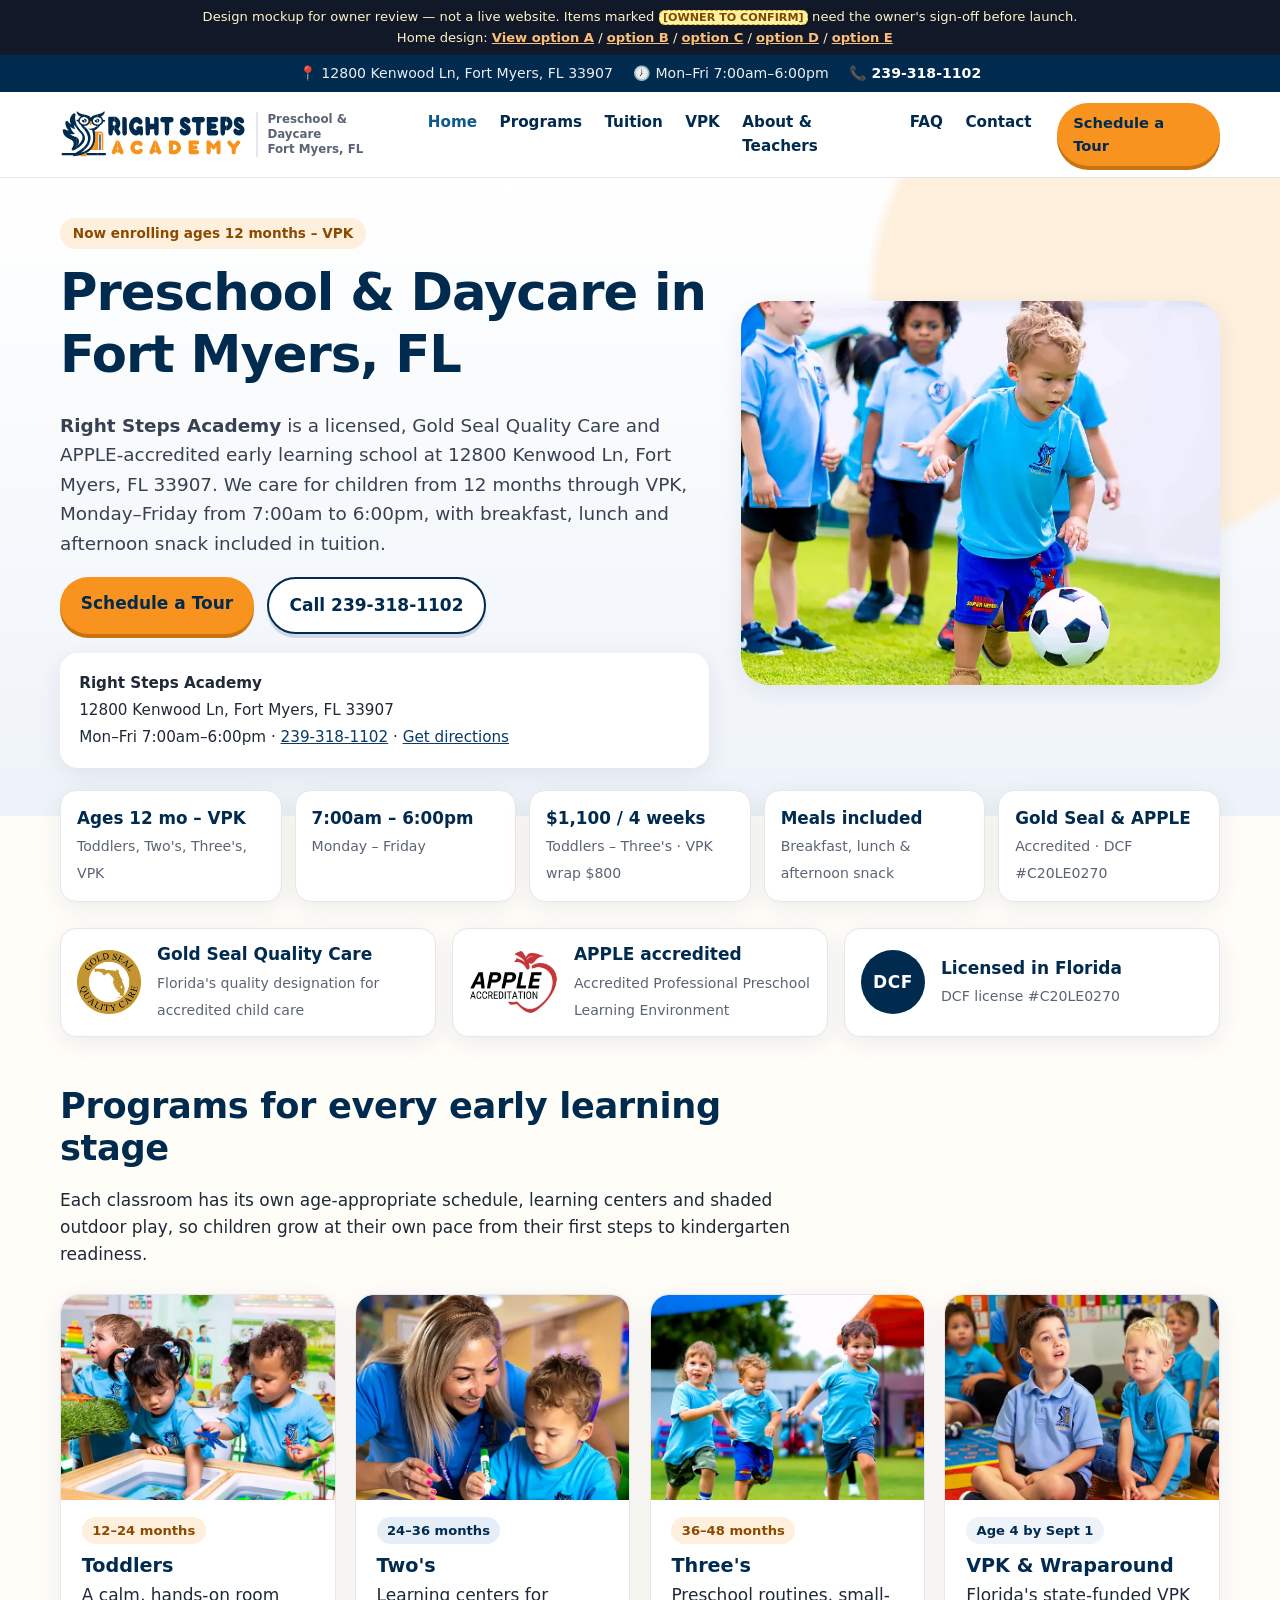
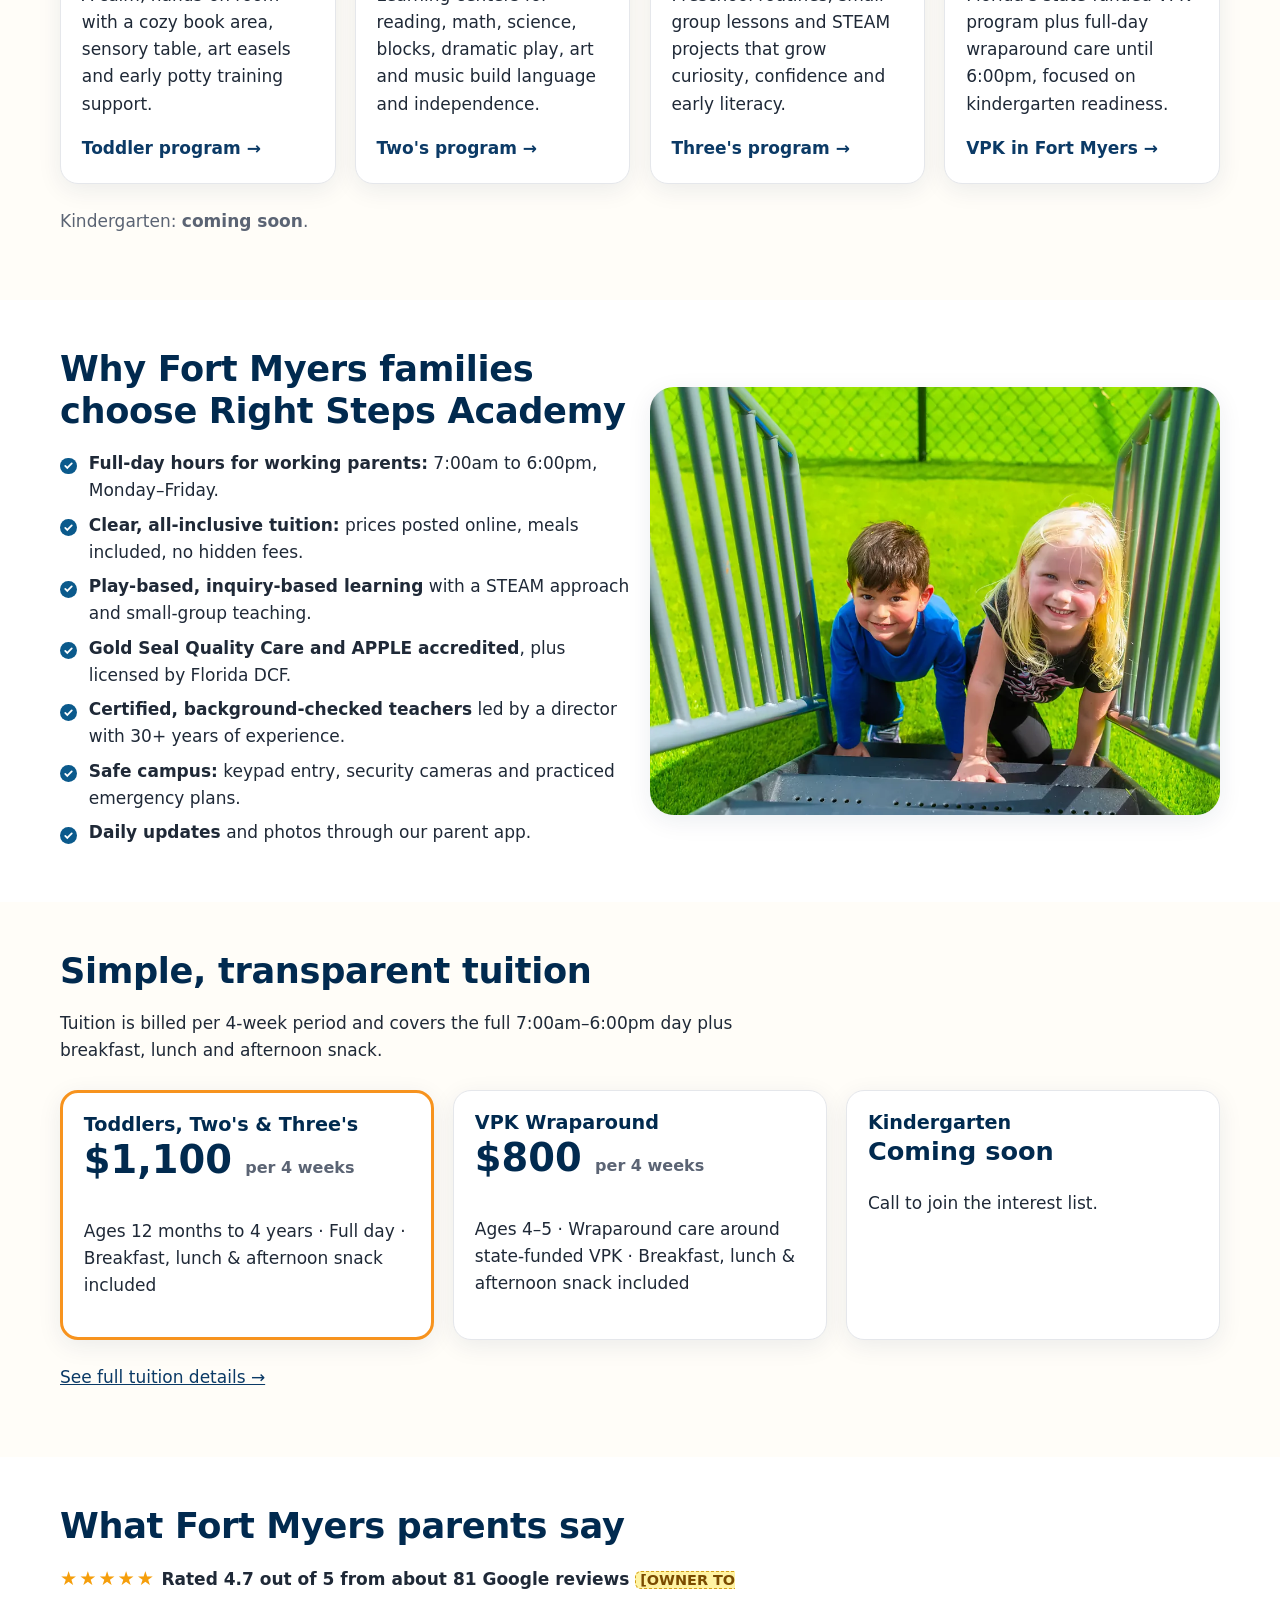
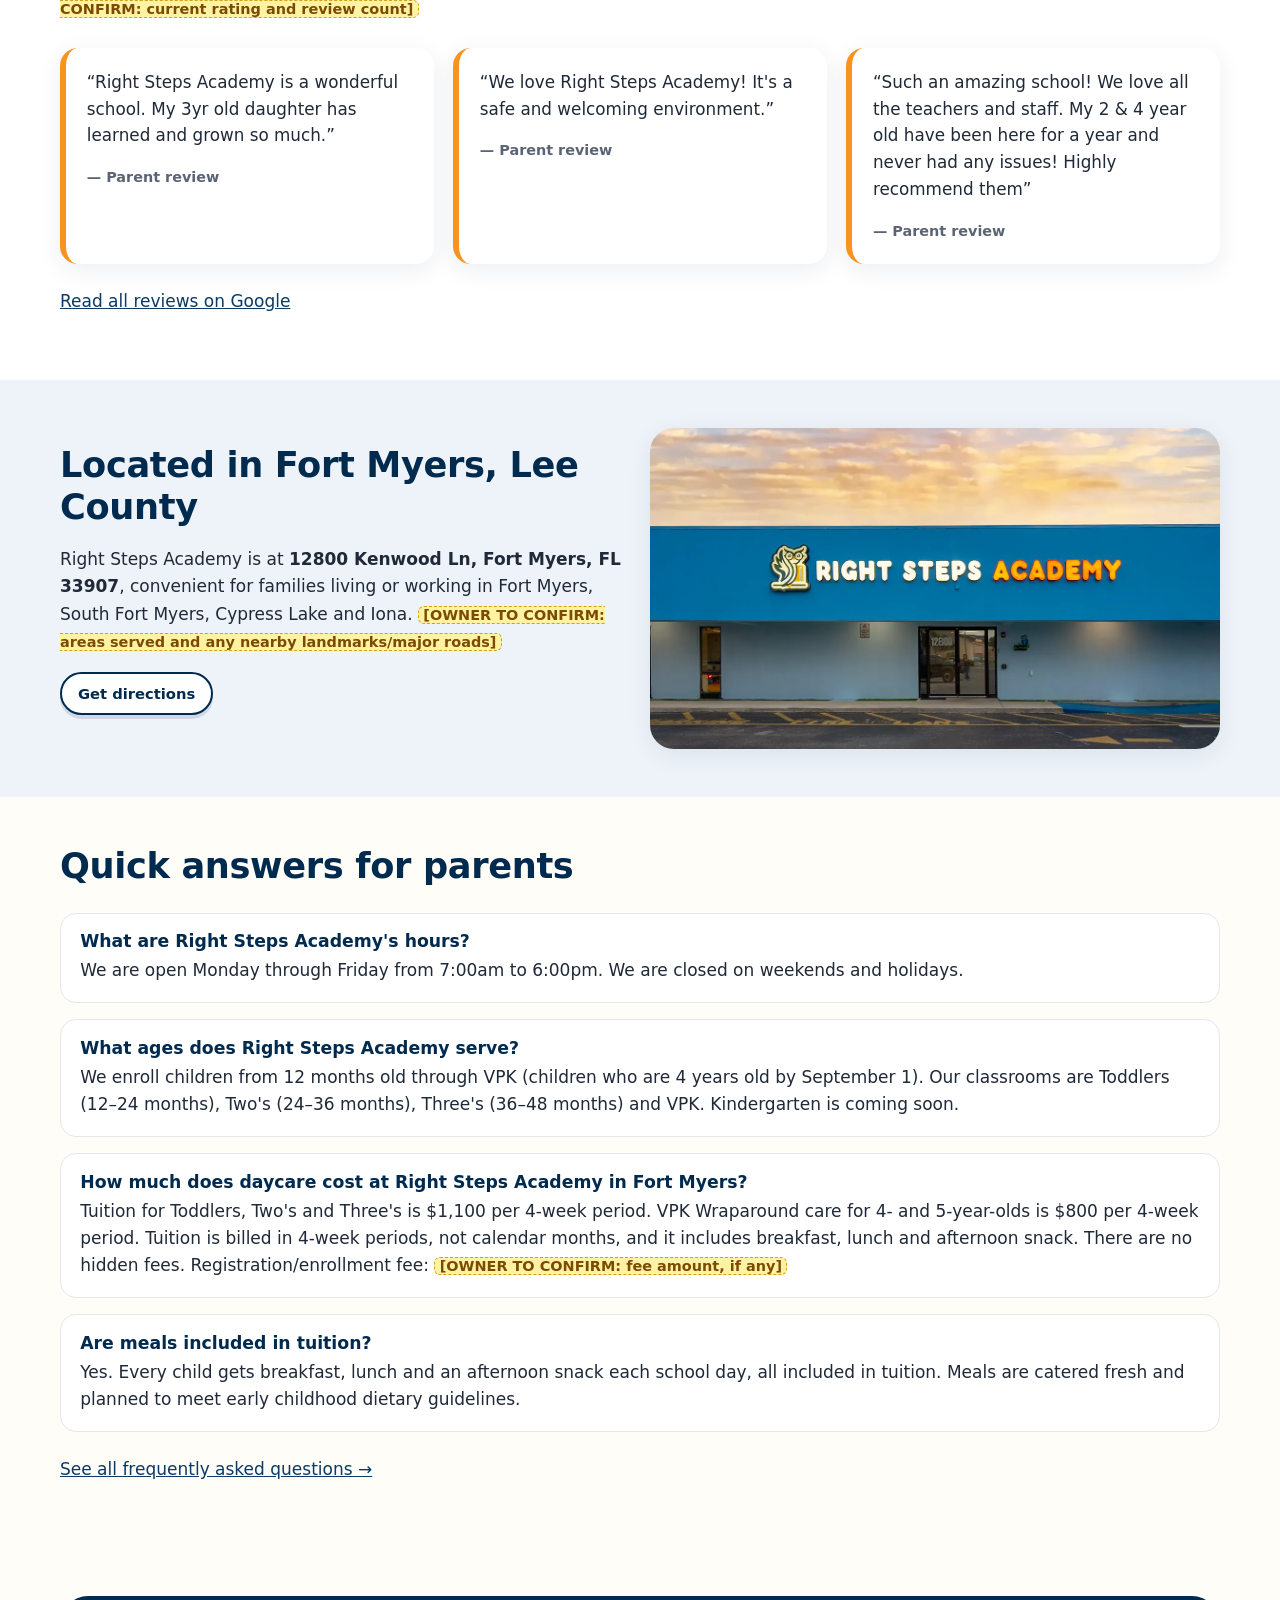
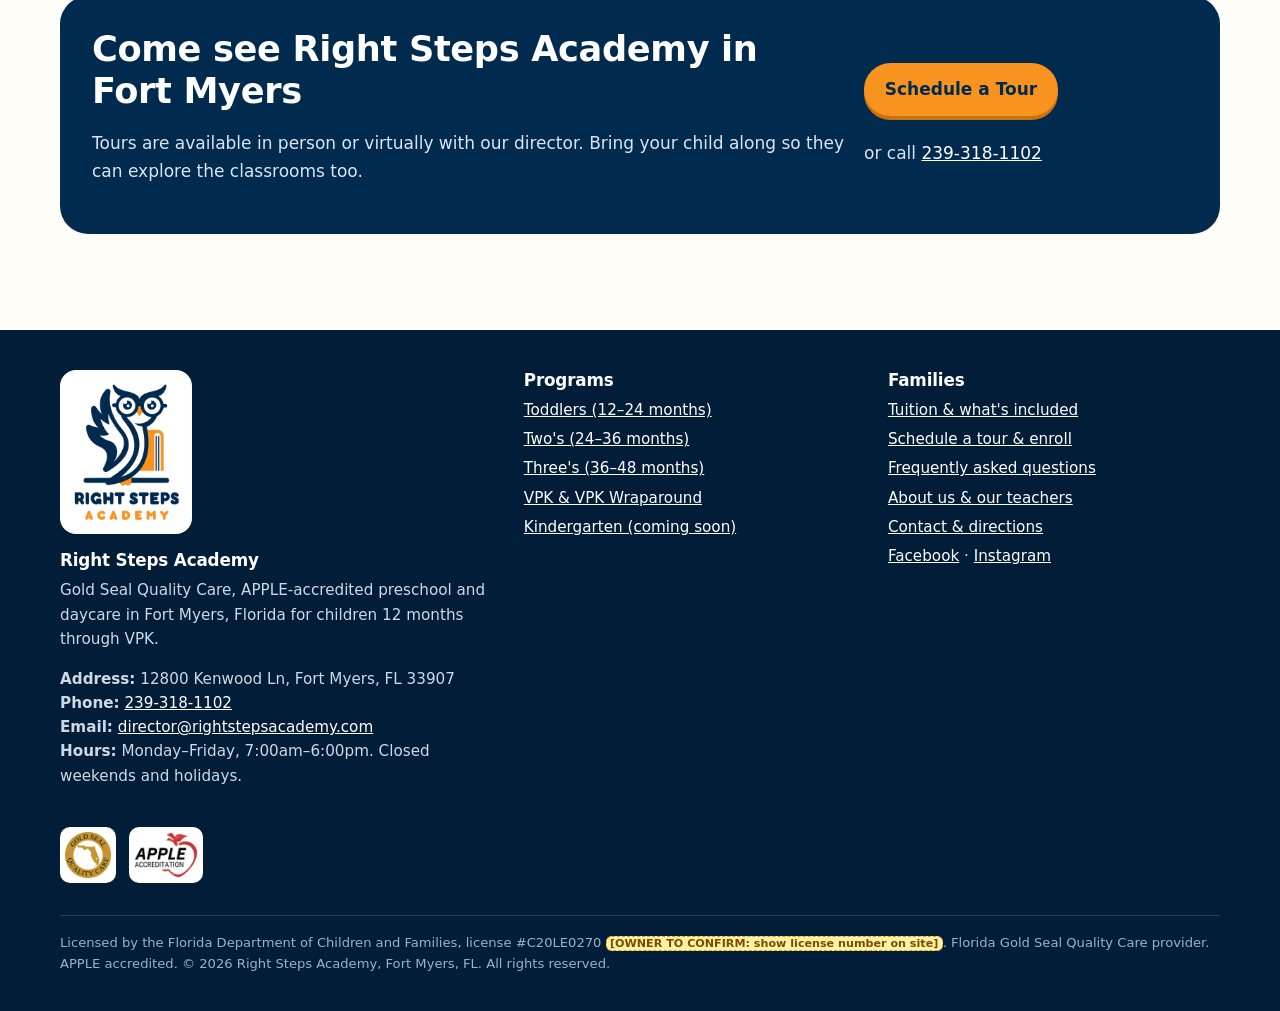
<file: index.html>
<!doctype html>
<html lang="en">
<head>
<meta charset="utf-8">
<meta name="viewport" content="width=device-width, initial-scale=1">
<title>Right Steps Academy | Preschool &amp; Daycare in Fort Myers, FL</title>
<meta name="description" content="Licensed preschool &amp; daycare in Fort Myers, FL for ages 12 months–VPK. Open Mon–Fri 7am–6pm. $1,100 per 4 weeks, all meals included. Book a tour.">
<!-- MOCKUP: remove the noindex line below before launch -->
<meta name="robots" content="noindex, nofollow">
<link rel="canonical" href="https://rightstepsacademy.com/">
<meta property="og:type" content="website">
<meta property="og:site_name" content="Right Steps Academy">
<meta property="og:title" content="Right Steps Academy | Preschool &amp; Daycare in Fort Myers, FL">
<meta property="og:description" content="Licensed preschool &amp; daycare in Fort Myers, FL for ages 12 months–VPK. Open Mon–Fri 7am–6pm. $1,100 per 4 weeks, all meals included. Book a tour.">
<meta property="og:url" content="https://rightstepsacademy.com/">
<meta name="geo.region" content="US-FL">
<meta name="geo.placename" content="Fort Myers">
<meta name="geo.position" content="26.554355;-81.87447">
<link rel="icon" href="assets/brand/favicon-32.png" sizes="32x32" type="image/png">
<link rel="icon" href="assets/brand/icon-192.png" sizes="192x192" type="image/png">
<link rel="apple-touch-icon" href="assets/brand/apple-touch-icon.png">
<meta name="theme-color" content="#012A4F">
<link rel="stylesheet" href="assets/style.css">
<script type="application/ld+json">
{
 "@context": "https://schema.org",
 "@type": [
  "ChildCare",
  "Preschool"
 ],
 "@id": "https://rightstepsacademy.com/#school",
 "name": "Right Steps Academy",
 "url": "https://rightstepsacademy.com/",
 "logo": "https://rightstepsacademy.com/assets/brand/rsa-logo-stacked.png",
 "image": "https://rightstepsacademy.com/assets/photos/building-exterior-kenwood-ln.webp",
 "description": "Licensed, Gold Seal Quality Care and APPLE-accredited preschool and daycare in Fort Myers, Florida for children 12 months through VPK. Full-day care Monday–Friday 7:00am–6:00pm with breakfast, lunch and afternoon snack included in tuition.",
 "award": [
  "Florida Gold Seal Quality Care provider",
  "APPLE Accreditation (Accredited Professional Preschool Learning Environment)"
 ],
 "hasCredential": [
  {
   "@type": "EducationalOccupationalCredential",
   "name": "Gold Seal Quality Care",
   "credentialCategory": "Quality designation",
   "recognizedBy": {
    "@type": "GovernmentOrganization",
    "name": "Florida Department of Education, Division of Early Learning"
   }
  },
  {
   "@type": "EducationalOccupationalCredential",
   "name": "APPLE Accreditation (Accredited Professional Preschool Learning Environment)",
   "credentialCategory": "Accreditation",
   "recognizedBy": {
    "@type": "Organization",
    "name": "Florida Association for Child Care Management (FACCM)",
    "url": "https://www.faccm.org/"
   }
  }
 ],
 "telephone": "+1-239-318-1102",
 "email": "director@rightstepsacademy.com",
 "address": {
  "@type": "PostalAddress",
  "streetAddress": "12800 Kenwood Ln",
  "addressLocality": "Fort Myers",
  "addressRegion": "FL",
  "postalCode": "33907",
  "addressCountry": "US"
 },
 "geo": {
  "@type": "GeoCoordinates",
  "latitude": 26.554355,
  "longitude": -81.87447
 },
 "hasMap": "https://www.google.com/maps/search/?api=1&query=Right+Steps+Academy+12800+Kenwood+Ln+Fort+Myers+FL+33907",
 "openingHoursSpecification": [
  {
   "@type": "OpeningHoursSpecification",
   "dayOfWeek": [
    "Monday",
    "Tuesday",
    "Wednesday",
    "Thursday",
    "Friday"
   ],
   "opens": "07:00",
   "closes": "18:00"
  }
 ],
 "priceRange": "$800–$1,100 per 4 weeks",
 "currenciesAccepted": "USD",
 "areaServed": [
  {
   "@type": "City",
   "name": "Fort Myers, FL"
  },
  {
   "@type": "AdministrativeArea",
   "name": "Lee County, FL"
  }
 ],
 "sameAs": [
  "https://www.facebook.com/people/Right-Steps-Academy/61551797728011/",
  "https://www.instagram.com/right_steps_academy/"
 ],
 "makesOffer": [
  {
   "@type": "Offer",
   "name": "Toddlers (12–24 months)",
   "price": "1100",
   "priceCurrency": "USD",
   "description": "Full-day toddler program, 7:00am–6:00pm, breakfast, lunch and afternoon snack included. Price per 4-week period.",
   "url": "https://rightstepsacademy.com/programs/#toddlers"
  },
  {
   "@type": "Offer",
   "name": "Two's (24–36 months)",
   "price": "1100",
   "priceCurrency": "USD",
   "description": "Full-day program for two-year-olds, 7:00am–6:00pm, breakfast, lunch and afternoon snack included. Price per 4-week period.",
   "url": "https://rightstepsacademy.com/programs/#twos"
  },
  {
   "@type": "Offer",
   "name": "Three's (36–48 months)",
   "price": "1100",
   "priceCurrency": "USD",
   "description": "Full-day preschool for three-year-olds, 7:00am–6:00pm, breakfast, lunch and afternoon snack included. Price per 4-week period.",
   "url": "https://rightstepsacademy.com/programs/#threes"
  },
  {
   "@type": "Offer",
   "name": "VPK Wraparound (age 4 by September 1)",
   "price": "800",
   "priceCurrency": "USD",
   "description": "Wraparound care around Florida's state-funded VPK program, 7:00am–6:00pm, breakfast, lunch and afternoon snack included. Price per 4-week period.",
   "url": "https://rightstepsacademy.com/vpk/"
  }
 ]
}
</script>
<script type="application/ld+json">
{
 "@context": "https://schema.org",
 "@type": "WebSite",
 "name": "Right Steps Academy",
 "url": "https://rightstepsacademy.com/"
}
</script>
</head>
<body>
<a class="skip" href="#main">Skip to content</a>
<div class="mock-banner" role="note">Design mockup for owner review — not a live website. Items marked <span class="otc">[OWNER TO CONFIRM]</span> need the owner's sign-off before launch. <span class="switch">Home design: <a href="index.html">View option A</a> / <a href="index-b.html">option B</a> / <a href="index-c.html">option C</a> / <a href="index-d.html">option D</a> / <a href="index-e.html">option E</a></span></div>
<div class="topbar"><div class="wrap">
<span>📍 12800 Kenwood Ln, Fort Myers, FL 33907</span><span>🕖 Mon–Fri 7:00am–6:00pm</span><a href="tel:+12393181102">📞 239-318-1102</a>
</div></div>
<header class="site-header"><div class="wrap">
<a class="brand" href="index.html"><img src="assets/brand/rsa-logo-horizontal.svg" alt="Right Steps Academy home" width="186" height="48"><small>Preschool &amp; Daycare<br>Fort Myers, FL</small></a>
<button class="nav-toggle" aria-expanded="false" aria-controls="main-nav">Menu</button>
<nav id="main-nav" class="main-nav" aria-label="Main"><ul><li><a href="index.html" aria-current="page">Home</a></li><li><a href="programs.html">Programs</a></li><li><a href="tuition.html">Tuition</a></li><li><a href="vpk.html">VPK</a></li><li><a href="about.html">About & Teachers</a></li><li><a href="faq.html">FAQ</a></li><li><a href="contact.html">Contact</a></li><li class="mobile-only"><a href="enroll.html">Schedule a Tour</a></li></ul></nav>
<a class="btn small header-cta" href="enroll.html">Schedule a Tour</a>
</div></header>
<main id="main">
<section class="hero"><div class="wrap">
<div>
<span class="eyebrow">Now enrolling ages 12 months – VPK</span>
<h1>Preschool &amp; Daycare in Fort Myers, FL</h1>
<p class="lead"><strong>Right Steps Academy</strong> is a licensed, Gold Seal Quality Care and APPLE-accredited early learning school at 12800 Kenwood Ln, Fort Myers, FL 33907. We care for children from 12 months through VPK, Monday–Friday from 7:00am to 6:00pm, with breakfast, lunch and afternoon snack included in tuition.</p>
<div class="hero-ctas"><a class="btn" href="enroll.html">Schedule a Tour</a><a class="btn alt" href="tel:+12393181102">Call 239-318-1102</a></div>
<div class="nap"><p><strong>Right Steps Academy</strong></p><p>12800 Kenwood Ln, Fort Myers, FL 33907</p><p>Mon–Fri 7:00am–6:00pm · <a href="tel:+12393181102">239-318-1102</a> · <a href="https://www.google.com/maps/search/?api=1&query=Right+Steps+Academy+12800+Kenwood+Ln+Fort+Myers+FL+33907" rel="noopener">Get directions</a></p></div>
</div>
<img class="photo hero-photo" src="assets/photos/home-hero-uniforms-fort-myers.webp" alt="Preschoolers in Right Steps Academy owl uniform shirts playing soccer outdoors in Fort Myers, FL" width="675" height="540" fetchpriority="high" decoding="async">
</div></section>

<div class="wrap facts" aria-label="Quick facts">
<div class="fact"><b>Ages 12 mo – VPK</b><span>Toddlers, Two's, Three's, VPK</span></div>
<div class="fact"><b>7:00am – 6:00pm</b><span>Monday – Friday</span></div>
<div class="fact"><b>$1,100 / 4 weeks</b><span>Toddlers – Three's · VPK wrap $800</span></div>
<div class="fact"><b>Meals included</b><span>Breakfast, lunch &amp; afternoon snack</span></div>
<div class="fact"><b>Gold Seal &amp; APPLE</b><span>Accredited · DCF #C20LE0270</span></div>
</div>
<section class="trust" aria-label="Accreditation and licensing"><div class="wrap trust-row">
<figure><img src="assets/accreditation/gold-seal-quality-care.webp" alt="Florida Gold Seal Quality Care logo" width="96" height="96" loading="lazy"><figcaption><b>Gold Seal Quality Care</b><span>Florida's quality designation for accredited child care</span></figcaption></figure>
<figure><img src="assets/accreditation/apple-accreditation.webp" alt="APPLE Accreditation logo" width="134" height="96" loading="lazy"><figcaption><b>APPLE accredited</b><span>Accredited Professional Preschool Learning Environment</span></figcaption></figure>
<figure><span class="lic" aria-hidden="true">DCF</span><figcaption><b>Licensed in Florida</b><span>DCF license #C20LE0270</span></figcaption></figure>
</div></section>

<section><div class="wrap">
<div class="section-head"><h2>Programs for every early learning stage</h2>
<p>Each classroom has its own age-appropriate schedule, learning centers and shaded outdoor play, so children grow at their own pace from their first steps to kindergarten readiness.</p></div>
<div class="grid g4">
<div class="card t1"><img class="card-img" src="assets/photos/toddlers-sensory-table.webp" alt="Toddlers exploring a water sensory table at Right Steps Academy in Fort Myers" width="600" height="450" loading="lazy" decoding="async"><span class="age">12–24 months</span><h3>Toddlers</h3><p>A calm, hands-on room with a cozy book area, sensory table, art easels and early potty training support.</p><a class="more" href="programs.html#toddlers">Toddler program →</a></div>
<div class="card t2"><img class="card-img" src="assets/photos/twos-teacher-small-group.webp" alt="Teacher working one-on-one with a child on early writing skills" width="600" height="450" loading="lazy" decoding="async"><span class="age">24–36 months</span><h3>Two's</h3><p>Learning centers for reading, math, science, blocks, dramatic play, art and music build language and independence.</p><a class="more" href="programs.html#twos">Two's program →</a></div>
<div class="card t3"><img class="card-img" src="assets/photos/threes-outdoor-play.webp" alt="Three preschoolers in Right Steps Academy shirts running on the playground lawn" width="600" height="450" loading="lazy" decoding="async"><span class="age">36–48 months</span><h3>Three's</h3><p>Preschool routines, small-group lessons and STEAM projects that grow curiosity, confidence and early literacy.</p><a class="more" href="programs.html#threes">Three's program →</a></div>
<div class="card t4"><img class="card-img" src="assets/photos/vpk-circle-time.webp" alt="VPK students in Right Steps Academy uniforms sitting on the rug at circle time" width="600" height="450" loading="lazy" decoding="async"><span class="age">Age 4 by Sept 1</span><h3>VPK &amp; Wraparound</h3><p>Florida's state-funded VPK program plus full-day wraparound care until 6:00pm, focused on kindergarten readiness.</p><a class="more" href="vpk.html">VPK in Fort Myers →</a></div>
</div>
<p class="mt muted">Kindergarten: <strong>coming soon</strong>.</p>
</div></section>

<section class="alt-bg"><div class="wrap grid g2" style="align-items:center">
<div>
<h2>Why Fort Myers families choose Right Steps Academy</h2>
<ul class="checks">
<li><strong>Full-day hours for working parents:</strong> 7:00am to 6:00pm, Monday–Friday.</li>
<li><strong>Clear, all-inclusive tuition:</strong> prices posted online, meals included, no hidden fees.</li>
<li><strong>Play-based, inquiry-based learning</strong> with a STEAM approach and small-group teaching.</li>
<li><strong>Gold Seal Quality Care and APPLE accredited</strong>, plus licensed by Florida DCF.</li>
<li><strong>Certified, background-checked teachers</strong> led by a director with 30+ years of experience.</li>
<li><strong>Safe campus:</strong> keypad entry, security cameras and practiced emergency plans.</li>
<li><strong>Daily updates</strong> and photos through our parent app.</li>
</ul>
</div>
<img class="photo" src="assets/photos/playground-climber.webp" alt="Two preschoolers climbing on the shaded playground at Right Steps Academy" width="1000" height="750" loading="lazy" decoding="async">
</div></section>

<section><div class="wrap">
<div class="section-head"><h2>Simple, transparent tuition</h2><p>Tuition is billed per 4-week period and covers the full 7:00am–6:00pm day plus breakfast, lunch and afternoon snack.</p></div>
<div class="grid g3">
<div class="card price-card featured"><h3>Toddlers, Two's &amp; Three's</h3><p class="price">$1,100 <small>per 4 weeks</small></p><p>Ages 12 months to 4 years · Full day · Breakfast, lunch &amp; afternoon snack included</p></div>
<div class="card price-card"><h3>VPK Wraparound</h3><p class="price">$800 <small>per 4 weeks</small></p><p>Ages 4–5 · Wraparound care around state-funded VPK · Breakfast, lunch &amp; afternoon snack included</p></div>
<div class="card price-card"><h3>Kindergarten</h3><p class="price" style="font-size:1.6rem">Coming soon</p><p>Call to join the interest list.</p></div>
</div>
<p class="mt"><a href="tuition.html">See full tuition details →</a></p>
</div></section>

<section class="alt-bg"><div class="wrap">
<div class="section-head"><h2>What Fort Myers parents say</h2>
<p><span class="stars" aria-hidden="true">★★★★★</span> <strong>Rated 4.7 out of 5 from about 81 Google reviews</strong> <mark class="otc">[OWNER TO CONFIRM: current rating and review count]</mark></p></div>
<div class="grid g3"><blockquote class="quote"><p>“Right Steps Academy is a wonderful school. My 3yr old daughter has learned and grown so much.”</p><footer>— Parent review</footer></blockquote><blockquote class="quote"><p>“We love Right Steps Academy! It's a safe and welcoming environment.”</p><footer>— Parent review</footer></blockquote><blockquote class="quote"><p>“Such an amazing school! We love all the teachers and staff. My 2 &amp; 4 year old have been here for a year and never had any issues! Highly recommend them”</p><footer>— Parent review</footer></blockquote></div>
<p class="mt"><a href="https://www.google.com/maps/search/?api=1&query=Right+Steps+Academy+12800+Kenwood+Ln+Fort+Myers+FL+33907" rel="noopener">Read all reviews on Google</a></p>
</div></section>

<section class="sky-bg"><div class="wrap grid g2" style="align-items:center">
<div>
<h2>Located in Fort Myers, Lee County</h2>
<p>Right Steps Academy is at <strong>12800 Kenwood Ln, Fort Myers, FL 33907</strong>, convenient for families living or working in Fort Myers, South Fort Myers, Cypress Lake and Iona. <mark class="otc">[OWNER TO CONFIRM: areas served and any nearby landmarks/major roads]</mark></p>
<p><a class="btn alt small" href="https://www.google.com/maps/search/?api=1&query=Right+Steps+Academy+12800+Kenwood+Ln+Fort+Myers+FL+33907" rel="noopener">Get directions</a></p>
</div>
<img class="photo" src="assets/photos/building-exterior-kenwood-ln.webp" alt="Right Steps Academy building and storefront sign on Kenwood Ln in Fort Myers, FL" width="1200" height="675" loading="lazy" decoding="async">
</div></section>

<section><div class="wrap">
<div class="section-head"><h2>Quick answers for parents</h2></div>
<div class="faq-list">
<div class="faq-item"><h3>What are Right Steps Academy's hours?</h3><p>We are open Monday through Friday from 7:00am to 6:00pm. We are closed on weekends and holidays.</p></div>
<div class="faq-item"><h3>What ages does Right Steps Academy serve?</h3><p>We enroll children from 12 months old through VPK (children who are 4 years old by September 1). Our classrooms are Toddlers (12–24 months), Two's (24–36 months), Three's (36–48 months) and VPK. Kindergarten is coming soon.</p></div>
<div class="faq-item"><h3>How much does daycare cost at Right Steps Academy in Fort Myers?</h3><p>Tuition for Toddlers, Two's and Three's is $1,100 per 4-week period. VPK Wraparound care for 4- and 5-year-olds is $800 per 4-week period. Tuition is billed in 4-week periods, not calendar months, and it includes breakfast, lunch and afternoon snack. There are no hidden fees. Registration/enrollment fee: <mark class="otc">[OWNER TO CONFIRM: fee amount, if any]</mark></p></div>
<div class="faq-item"><h3>Are meals included in tuition?</h3><p>Yes. Every child gets breakfast, lunch and an afternoon snack each school day, all included in tuition. Meals are catered fresh and planned to meet early childhood dietary guidelines.</p></div>
</div>
<p class="mt"><a href="faq.html">See all frequently asked questions →</a></p>
</div></section>
<section><div class="wrap"><div class="cta-band">
<div><h2>Come see Right Steps Academy in Fort Myers</h2>
<p>Tours are available in person or virtually with our director. Bring your child along so they can explore the classrooms too.</p></div>
<div><a class="btn" href="enroll.html">Schedule a Tour</a><p class="mt" style="margin-bottom:0">or call <a style="color:#fff" href="tel:+12393181102">239-318-1102</a></p></div>
</div></div></section>
</main>
<footer class="site-footer"><div class="wrap">
<div class="grid">
<div>
<img class="footer-logo" src="assets/brand/rsa-logo-stacked.png" alt="Right Steps Academy owl logo" width="132" height="169" loading="lazy">
<h2>Right Steps Academy</h2>
<p>Gold Seal Quality Care, APPLE-accredited preschool and daycare in Fort Myers, Florida for children 12 months through VPK.</p>
<p><strong>Address:</strong> 12800 Kenwood Ln, Fort Myers, FL 33907<br>
<strong>Phone:</strong> <a href="tel:+12393181102">239-318-1102</a><br>
<strong>Email:</strong> <a href="mailto:director@rightstepsacademy.com">director@rightstepsacademy.com</a><br>
<strong>Hours:</strong> Monday–Friday, 7:00am–6:00pm. Closed weekends and holidays.</p>
</div>
<div><h2>Programs</h2><ul>
<li><a href="programs.html#toddlers">Toddlers (12–24 months)</a></li>
<li><a href="programs.html#twos">Two's (24–36 months)</a></li>
<li><a href="programs.html#threes">Three's (36–48 months)</a></li>
<li><a href="vpk.html">VPK &amp; VPK Wraparound</a></li>
<li><a href="programs.html#kindergarten">Kindergarten (coming soon)</a></li>
</ul></div>
<div><h2>Families</h2><ul>
<li><a href="tuition.html">Tuition &amp; what's included</a></li>
<li><a href="enroll.html">Schedule a tour &amp; enroll</a></li>
<li><a href="faq.html">Frequently asked questions</a></li>
<li><a href="about.html">About us &amp; our teachers</a></li>
<li><a href="contact.html">Contact &amp; directions</a></li>
<li><a href="https://www.facebook.com/people/Right-Steps-Academy/61551797728011/" rel="noopener">Facebook</a> · <a href="https://www.instagram.com/right_steps_academy/" rel="noopener">Instagram</a></li>
</ul></div>
</div>
<div class="footer-badges"><img src="assets/accreditation/gold-seal-quality-care.webp" alt="Florida Gold Seal Quality Care logo" width="64" height="64" loading="lazy"><img src="assets/accreditation/apple-accreditation.webp" alt="APPLE Accreditation logo" width="89" height="64" loading="lazy"></div>
<p class="legal">Licensed by the Florida Department of Children and Families, license #C20LE0270 <mark class="otc">[OWNER TO CONFIRM: show license number on site]</mark>. Florida Gold Seal Quality Care provider. APPLE accredited. © 2026 Right Steps Academy, Fort Myers, FL. All rights reserved.</p>
</div></footer>
<div class="sticky-call"><a class="c1" href="tel:+12393181102">Call 239-318-1102</a><a class="c2" href="enroll.html">Book a Tour</a></div>
<script src="assets/main.js" defer></script>
</body></html>
</file>
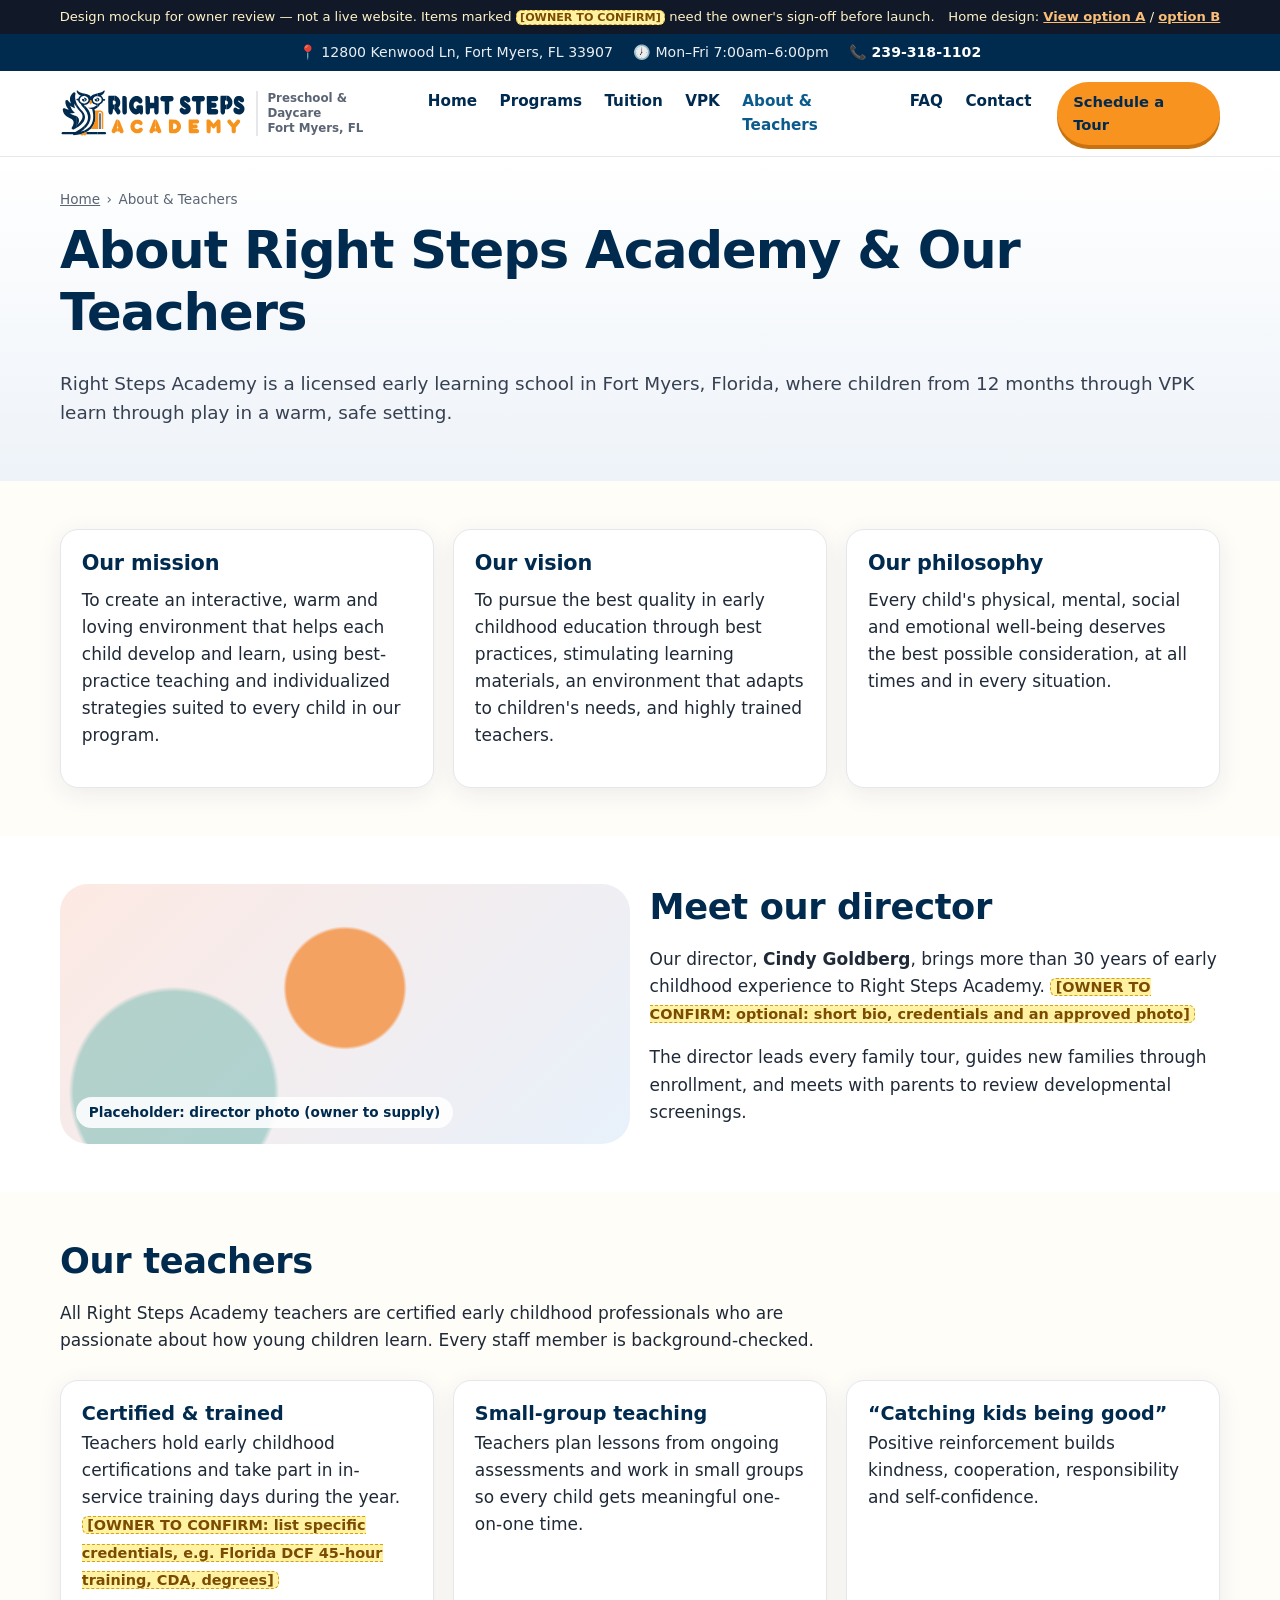
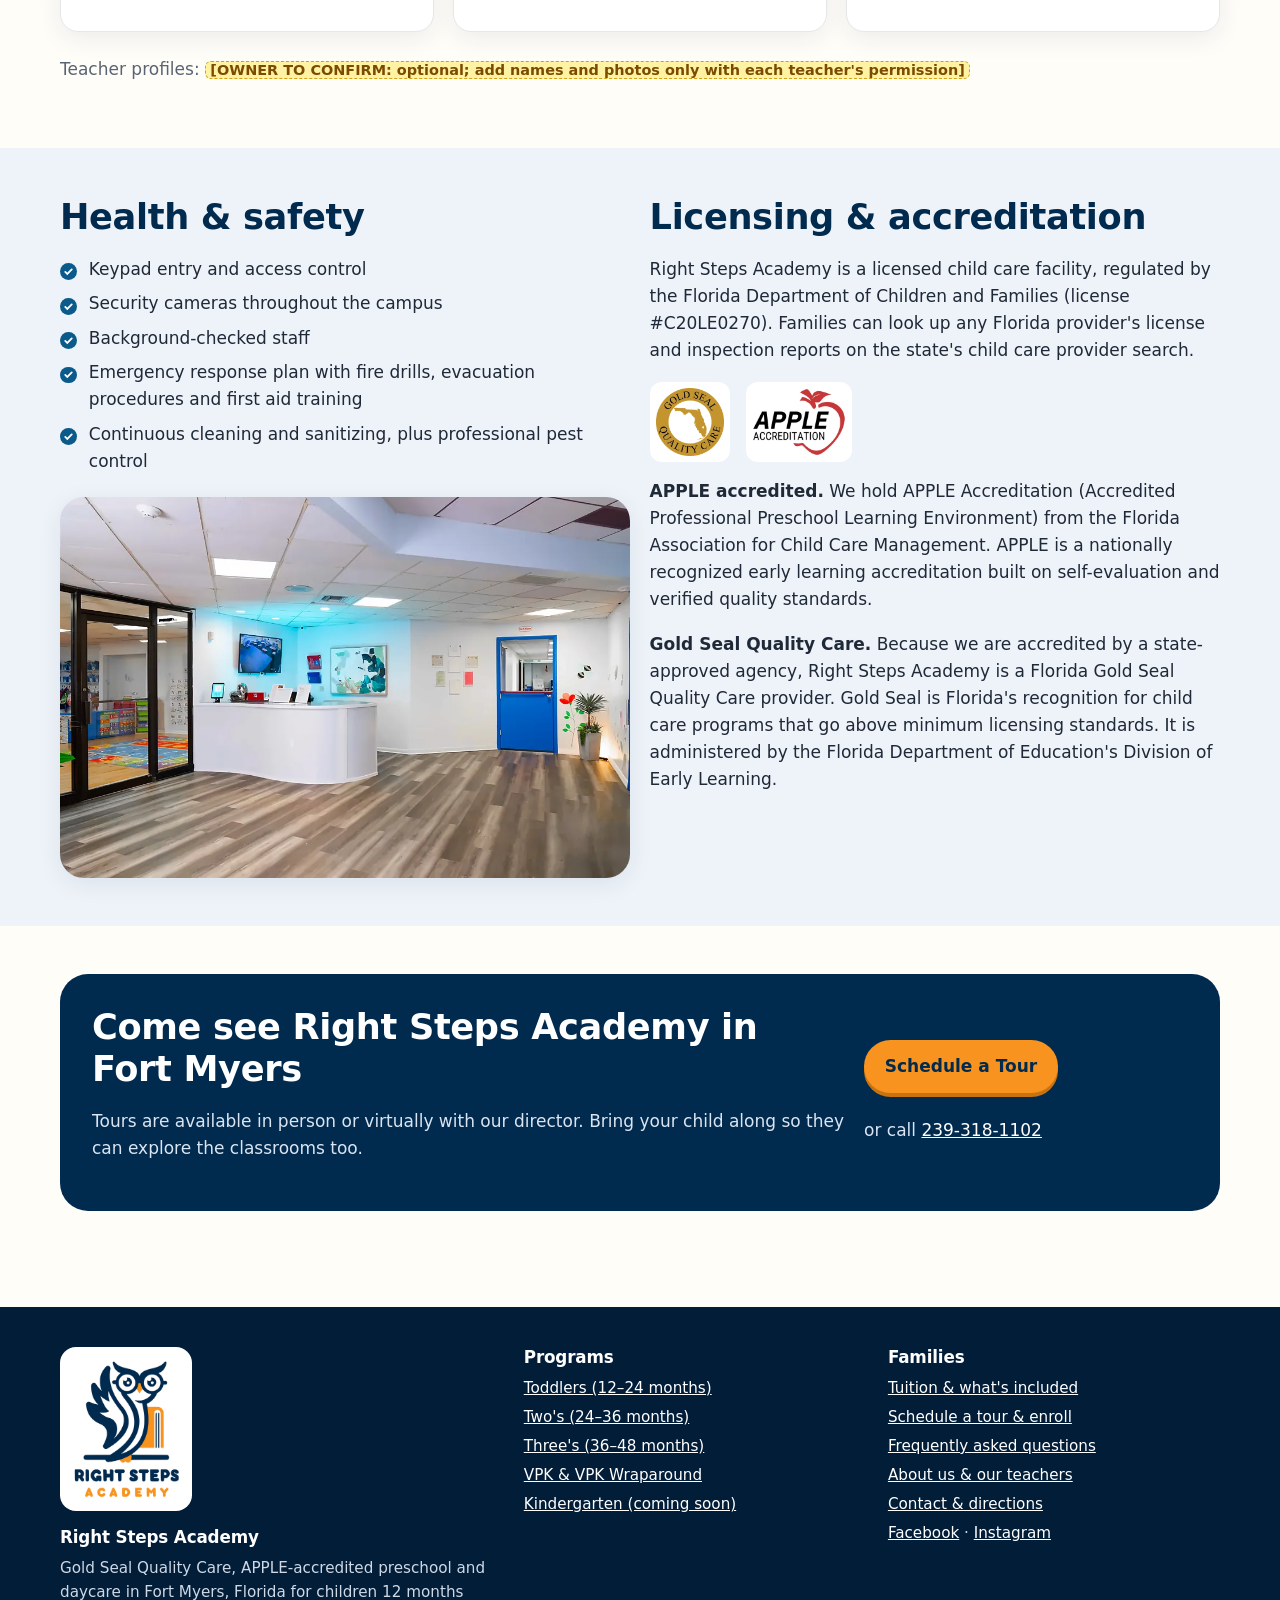
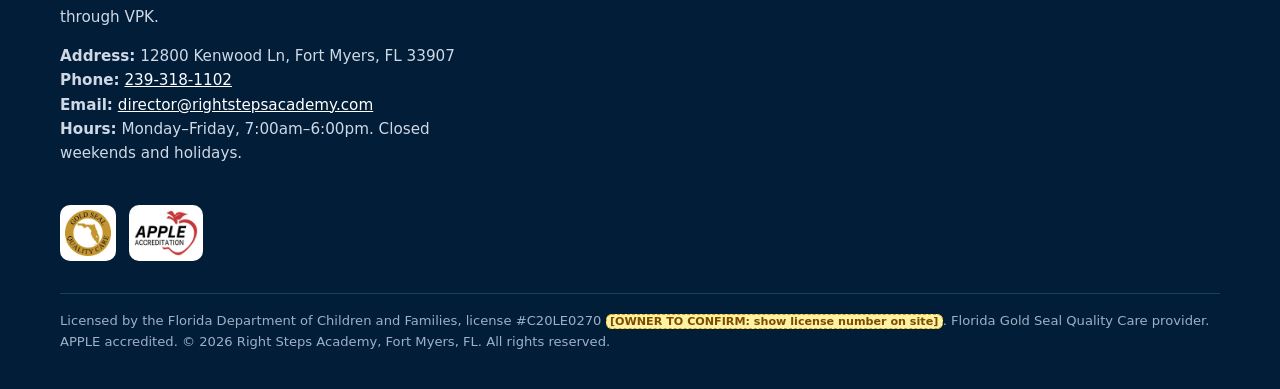
<file: about.html>
<!doctype html>
<html lang="en">
<head>
<meta charset="utf-8">
<meta name="viewport" content="width=device-width, initial-scale=1">
<title>About Us &amp; Our Teachers | Right Steps Academy, Fort Myers FL</title>
<meta name="description" content="Right Steps Academy is a Gold Seal Quality Care, APPLE-accredited preschool in Fort Myers, FL with certified teachers and a director with 30+ years of experience.">
<!-- MOCKUP: remove the noindex line below before launch -->
<meta name="robots" content="noindex, nofollow">
<link rel="canonical" href="https://rightstepsacademy.com/about/">
<meta property="og:type" content="website">
<meta property="og:site_name" content="Right Steps Academy">
<meta property="og:title" content="About Us &amp; Our Teachers | Right Steps Academy, Fort Myers FL">
<meta property="og:description" content="Right Steps Academy is a Gold Seal Quality Care, APPLE-accredited preschool in Fort Myers, FL with certified teachers and a director with 30+ years of experience.">
<meta property="og:url" content="https://rightstepsacademy.com/about/">
<meta name="geo.region" content="US-FL">
<meta name="geo.placename" content="Fort Myers">
<meta name="geo.position" content="26.554355;-81.87447">
<link rel="icon" href="assets/brand/favicon-32.png" sizes="32x32" type="image/png">
<link rel="icon" href="assets/brand/icon-192.png" sizes="192x192" type="image/png">
<link rel="apple-touch-icon" href="assets/brand/apple-touch-icon.png">
<meta name="theme-color" content="#012A4F">
<link rel="stylesheet" href="assets/style.css">
<script type="application/ld+json">
{
 "@context": "https://schema.org",
 "@type": [
  "ChildCare",
  "Preschool"
 ],
 "@id": "https://rightstepsacademy.com/#school",
 "name": "Right Steps Academy",
 "url": "https://rightstepsacademy.com/",
 "logo": "https://rightstepsacademy.com/assets/brand/rsa-logo-stacked.png",
 "image": "https://rightstepsacademy.com/assets/photos/building-exterior-kenwood-ln.webp",
 "description": "Licensed, Gold Seal Quality Care and APPLE-accredited preschool and daycare in Fort Myers, Florida for children 12 months through VPK. Full-day care Monday–Friday 7:00am–6:00pm with breakfast, lunch and afternoon snack included in tuition.",
 "award": [
  "Florida Gold Seal Quality Care provider",
  "APPLE Accreditation (Accredited Professional Preschool Learning Environment)"
 ],
 "hasCredential": [
  {
   "@type": "EducationalOccupationalCredential",
   "name": "Gold Seal Quality Care",
   "credentialCategory": "Quality designation",
   "recognizedBy": {
    "@type": "GovernmentOrganization",
    "name": "Florida Department of Education, Division of Early Learning"
   }
  },
  {
   "@type": "EducationalOccupationalCredential",
   "name": "APPLE Accreditation (Accredited Professional Preschool Learning Environment)",
   "credentialCategory": "Accreditation",
   "recognizedBy": {
    "@type": "Organization",
    "name": "Florida Association for Child Care Management (FACCM)",
    "url": "https://www.faccm.org/"
   }
  }
 ],
 "telephone": "+1-239-318-1102",
 "email": "director@rightstepsacademy.com",
 "address": {
  "@type": "PostalAddress",
  "streetAddress": "12800 Kenwood Ln",
  "addressLocality": "Fort Myers",
  "addressRegion": "FL",
  "postalCode": "33907",
  "addressCountry": "US"
 },
 "geo": {
  "@type": "GeoCoordinates",
  "latitude": 26.554355,
  "longitude": -81.87447
 },
 "hasMap": "https://www.google.com/maps/search/?api=1&query=Right+Steps+Academy+12800+Kenwood+Ln+Fort+Myers+FL+33907",
 "openingHoursSpecification": [
  {
   "@type": "OpeningHoursSpecification",
   "dayOfWeek": [
    "Monday",
    "Tuesday",
    "Wednesday",
    "Thursday",
    "Friday"
   ],
   "opens": "07:00",
   "closes": "18:00"
  }
 ],
 "priceRange": "$800–$1,100 per 4 weeks",
 "currenciesAccepted": "USD",
 "areaServed": [
  {
   "@type": "City",
   "name": "Fort Myers, FL"
  },
  {
   "@type": "AdministrativeArea",
   "name": "Lee County, FL"
  }
 ],
 "sameAs": [
  "https://www.facebook.com/people/Right-Steps-Academy/61551797728011/",
  "https://www.instagram.com/right_steps_academy/"
 ],
 "makesOffer": [
  {
   "@type": "Offer",
   "name": "Toddlers (12–24 months)",
   "price": "1100",
   "priceCurrency": "USD",
   "description": "Full-day toddler program, 7:00am–6:00pm, breakfast, lunch and afternoon snack included. Price per 4-week period.",
   "url": "https://rightstepsacademy.com/programs/#toddlers"
  },
  {
   "@type": "Offer",
   "name": "Two's (24–36 months)",
   "price": "1100",
   "priceCurrency": "USD",
   "description": "Full-day program for two-year-olds, 7:00am–6:00pm, breakfast, lunch and afternoon snack included. Price per 4-week period.",
   "url": "https://rightstepsacademy.com/programs/#twos"
  },
  {
   "@type": "Offer",
   "name": "Three's (36–48 months)",
   "price": "1100",
   "priceCurrency": "USD",
   "description": "Full-day preschool for three-year-olds, 7:00am–6:00pm, breakfast, lunch and afternoon snack included. Price per 4-week period.",
   "url": "https://rightstepsacademy.com/programs/#threes"
  },
  {
   "@type": "Offer",
   "name": "VPK Wraparound (age 4 by September 1)",
   "price": "800",
   "priceCurrency": "USD",
   "description": "Wraparound care around Florida's free VPK program, 7:00am–6:00pm, breakfast, lunch and afternoon snack included. Price per 4-week period.",
   "url": "https://rightstepsacademy.com/vpk/"
  }
 ]
}
</script>
<script type="application/ld+json">
{
 "@context": "https://schema.org",
 "@type": "BreadcrumbList",
 "itemListElement": [
  {
   "@type": "ListItem",
   "position": 1,
   "name": "Home",
   "item": "https://rightstepsacademy.com/"
  },
  {
   "@type": "ListItem",
   "position": 2,
   "name": "About & Teachers",
   "item": "https://rightstepsacademy.com/about/"
  }
 ]
}
</script>
</head>
<body>
<a class="skip" href="#main">Skip to content</a>
<div class="mock-banner" role="note">Design mockup for owner review — not a live website. Items marked <span class="otc">[OWNER TO CONFIRM]</span> need the owner's sign-off before launch. <span class="switch">Home design: <a href="index.html">View option A</a> / <a href="index-b.html">option B</a></span></div>
<div class="topbar"><div class="wrap">
<span>📍 12800 Kenwood Ln, Fort Myers, FL 33907</span><span>🕖 Mon–Fri 7:00am–6:00pm</span><a href="tel:+12393181102">📞 239-318-1102</a>
</div></div>
<header class="site-header"><div class="wrap">
<a class="brand" href="index.html"><img src="assets/brand/rsa-logo-horizontal.svg" alt="Right Steps Academy home" width="186" height="48"><small>Preschool &amp; Daycare<br>Fort Myers, FL</small></a>
<button class="nav-toggle" aria-expanded="false" aria-controls="main-nav">Menu</button>
<nav id="main-nav" class="main-nav" aria-label="Main"><ul><li><a href="index.html">Home</a></li><li><a href="programs.html">Programs</a></li><li><a href="tuition.html">Tuition</a></li><li><a href="vpk.html">VPK</a></li><li><a href="about.html" aria-current="page">About & Teachers</a></li><li><a href="faq.html">FAQ</a></li><li><a href="contact.html">Contact</a></li><li class="mobile-only"><a href="enroll.html">Schedule a Tour</a></li></ul></nav>
<a class="btn small header-cta" href="enroll.html">Schedule a Tour</a>
</div></header>
<main id="main">
<section class="page-hero"><div class="wrap"><nav class="crumbs" aria-label="Breadcrumb"><ol><li><a href="index.html">Home</a></li><li aria-current="page">About & Teachers</li></ol></nav>
<h1>About Right Steps Academy &amp; Our Teachers</h1>
<p class="lead">Right Steps Academy is a licensed early learning school in Fort Myers, Florida, where children from 12 months through VPK learn through play in a warm, safe setting.</p>
</div></section>

<section><div class="wrap grid g3">
<div class="card"><h2 style="font-size:1.3rem">Our mission</h2><p>To create an interactive, warm and loving environment that helps each child develop and learn, using best-practice teaching and individualized strategies suited to every child in our program.</p></div>
<div class="card"><h2 style="font-size:1.3rem">Our vision</h2><p>To pursue the best quality in early childhood education through best practices, stimulating learning materials, an environment that adapts to children's needs, and highly trained teachers.</p></div>
<div class="card"><h2 style="font-size:1.3rem">Our philosophy</h2><p>Every child's physical, mental, social and emotional well-being deserves the best possible consideration, at all times and in every situation.</p></div>
</div></section>

<section class="alt-bg"><div class="wrap grid g2" style="align-items:center">
<div class="ph c" role="img" aria-label="Placeholder for an approved photo of director Cindy Goldberg" data-label="Placeholder: director photo (owner to supply)"></div>
<div><h2>Meet our director</h2>
<p>Our director, <strong>Cindy Goldberg</strong>, brings more than 30 years of early childhood experience to Right Steps Academy. <mark class="otc">[OWNER TO CONFIRM: optional: short bio, credentials and an approved photo]</mark></p>
<p>The director leads every family tour, guides new families through enrollment, and meets with parents to review developmental screenings.</p></div>
</div></section>

<section><div class="wrap">
<div class="section-head"><h2>Our teachers</h2>
<p>All Right Steps Academy teachers are certified early childhood professionals who are passionate about how young children learn. Every staff member is background-checked.</p></div>
<div class="grid g3">
<div class="card"><h3>Certified &amp; trained</h3><p>Teachers hold early childhood certifications and take part in in-service training days during the year. <mark class="otc">[OWNER TO CONFIRM: list specific credentials, e.g. Florida DCF 45-hour training, CDA, degrees]</mark></p></div>
<div class="card"><h3>Small-group teaching</h3><p>Teachers plan lessons from ongoing assessments and work in small groups so every child gets meaningful one-on-one time.</p></div>
<div class="card"><h3>“Catching kids being good”</h3><p>Positive reinforcement builds kindness, cooperation, responsibility and self-confidence.</p></div>
</div>
<p class="mt muted">Teacher profiles: <mark class="otc">[OWNER TO CONFIRM: optional; add names and photos only with each teacher's permission]</mark></p>
</div></section>

<section class="sky-bg"><div class="wrap grid g2">
<div><h2>Health &amp; safety</h2>
<ul class="checks">
<li>Keypad entry and access control</li>
<li>Security cameras throughout the campus</li>
<li>Background-checked staff</li>
<li>Emergency response plan with fire drills, evacuation procedures and first aid training</li>
<li>Continuous cleaning and sanitizing, plus professional pest control</li>
</ul>
<img class="photo" src="assets/photos/front-lobby.webp" alt="Front lobby and reception desk at Right Steps Academy in Fort Myers" width="1000" height="667" loading="lazy" decoding="async"></div>
<div><h2>Licensing &amp; accreditation</h2>
<p>Right Steps Academy is a licensed child care facility, regulated by the Florida Department of Children and Families (license #C20LE0270). Families can look up any Florida provider's license and inspection reports on the state's child care provider search.</p>
<div class="badge-row"><img src="assets/accreditation/gold-seal-quality-care.webp" alt="Florida Gold Seal Quality Care logo" width="96" height="96" loading="lazy"><img src="assets/accreditation/apple-accreditation.webp" alt="APPLE Accreditation logo" width="134" height="96" loading="lazy"></div>
<p><strong>APPLE accredited.</strong> We hold APPLE Accreditation (Accredited Professional Preschool Learning Environment) from the Florida Association for Child Care Management. APPLE is a nationally recognized early learning accreditation built on self-evaluation and verified quality standards.</p>
<p><strong>Gold Seal Quality Care.</strong> Because we are accredited by a state-approved agency, Right Steps Academy is a Florida Gold Seal Quality Care provider. Gold Seal is Florida's recognition for child care programs that go above minimum licensing standards. It is administered by the Florida Department of Education's Division of Early Learning.</p></div>
</div></section>
<section><div class="wrap"><div class="cta-band">
<div><h2>Come see Right Steps Academy in Fort Myers</h2>
<p>Tours are available in person or virtually with our director. Bring your child along so they can explore the classrooms too.</p></div>
<div><a class="btn" href="enroll.html">Schedule a Tour</a><p class="mt" style="margin-bottom:0">or call <a style="color:#fff" href="tel:+12393181102">239-318-1102</a></p></div>
</div></div></section>
</main>
<footer class="site-footer"><div class="wrap">
<div class="grid">
<div>
<img class="footer-logo" src="assets/brand/rsa-logo-stacked.png" alt="Right Steps Academy owl logo" width="132" height="169" loading="lazy">
<h2>Right Steps Academy</h2>
<p>Gold Seal Quality Care, APPLE-accredited preschool and daycare in Fort Myers, Florida for children 12 months through VPK.</p>
<p><strong>Address:</strong> 12800 Kenwood Ln, Fort Myers, FL 33907<br>
<strong>Phone:</strong> <a href="tel:+12393181102">239-318-1102</a><br>
<strong>Email:</strong> <a href="mailto:director@rightstepsacademy.com">director@rightstepsacademy.com</a><br>
<strong>Hours:</strong> Monday–Friday, 7:00am–6:00pm. Closed weekends and holidays.</p>
</div>
<div><h2>Programs</h2><ul>
<li><a href="programs.html#toddlers">Toddlers (12–24 months)</a></li>
<li><a href="programs.html#twos">Two's (24–36 months)</a></li>
<li><a href="programs.html#threes">Three's (36–48 months)</a></li>
<li><a href="vpk.html">VPK &amp; VPK Wraparound</a></li>
<li><a href="programs.html#kindergarten">Kindergarten (coming soon)</a></li>
</ul></div>
<div><h2>Families</h2><ul>
<li><a href="tuition.html">Tuition &amp; what's included</a></li>
<li><a href="enroll.html">Schedule a tour &amp; enroll</a></li>
<li><a href="faq.html">Frequently asked questions</a></li>
<li><a href="about.html">About us &amp; our teachers</a></li>
<li><a href="contact.html">Contact &amp; directions</a></li>
<li><a href="https://www.facebook.com/people/Right-Steps-Academy/61551797728011/" rel="noopener">Facebook</a> · <a href="https://www.instagram.com/right_steps_academy/" rel="noopener">Instagram</a></li>
</ul></div>
</div>
<div class="footer-badges"><img src="assets/accreditation/gold-seal-quality-care.webp" alt="Florida Gold Seal Quality Care logo" width="64" height="64" loading="lazy"><img src="assets/accreditation/apple-accreditation.webp" alt="APPLE Accreditation logo" width="89" height="64" loading="lazy"></div>
<p class="legal">Licensed by the Florida Department of Children and Families, license #C20LE0270 <mark class="otc">[OWNER TO CONFIRM: show license number on site]</mark>. Florida Gold Seal Quality Care provider. APPLE accredited. © 2026 Right Steps Academy, Fort Myers, FL. All rights reserved.</p>
</div></footer>
<div class="sticky-call"><a class="c1" href="tel:+12393181102">Call 239-318-1102</a><a class="c2" href="enroll.html">Book a Tour</a></div>
<script src="assets/main.js" defer></script>
</body></html>
</file>
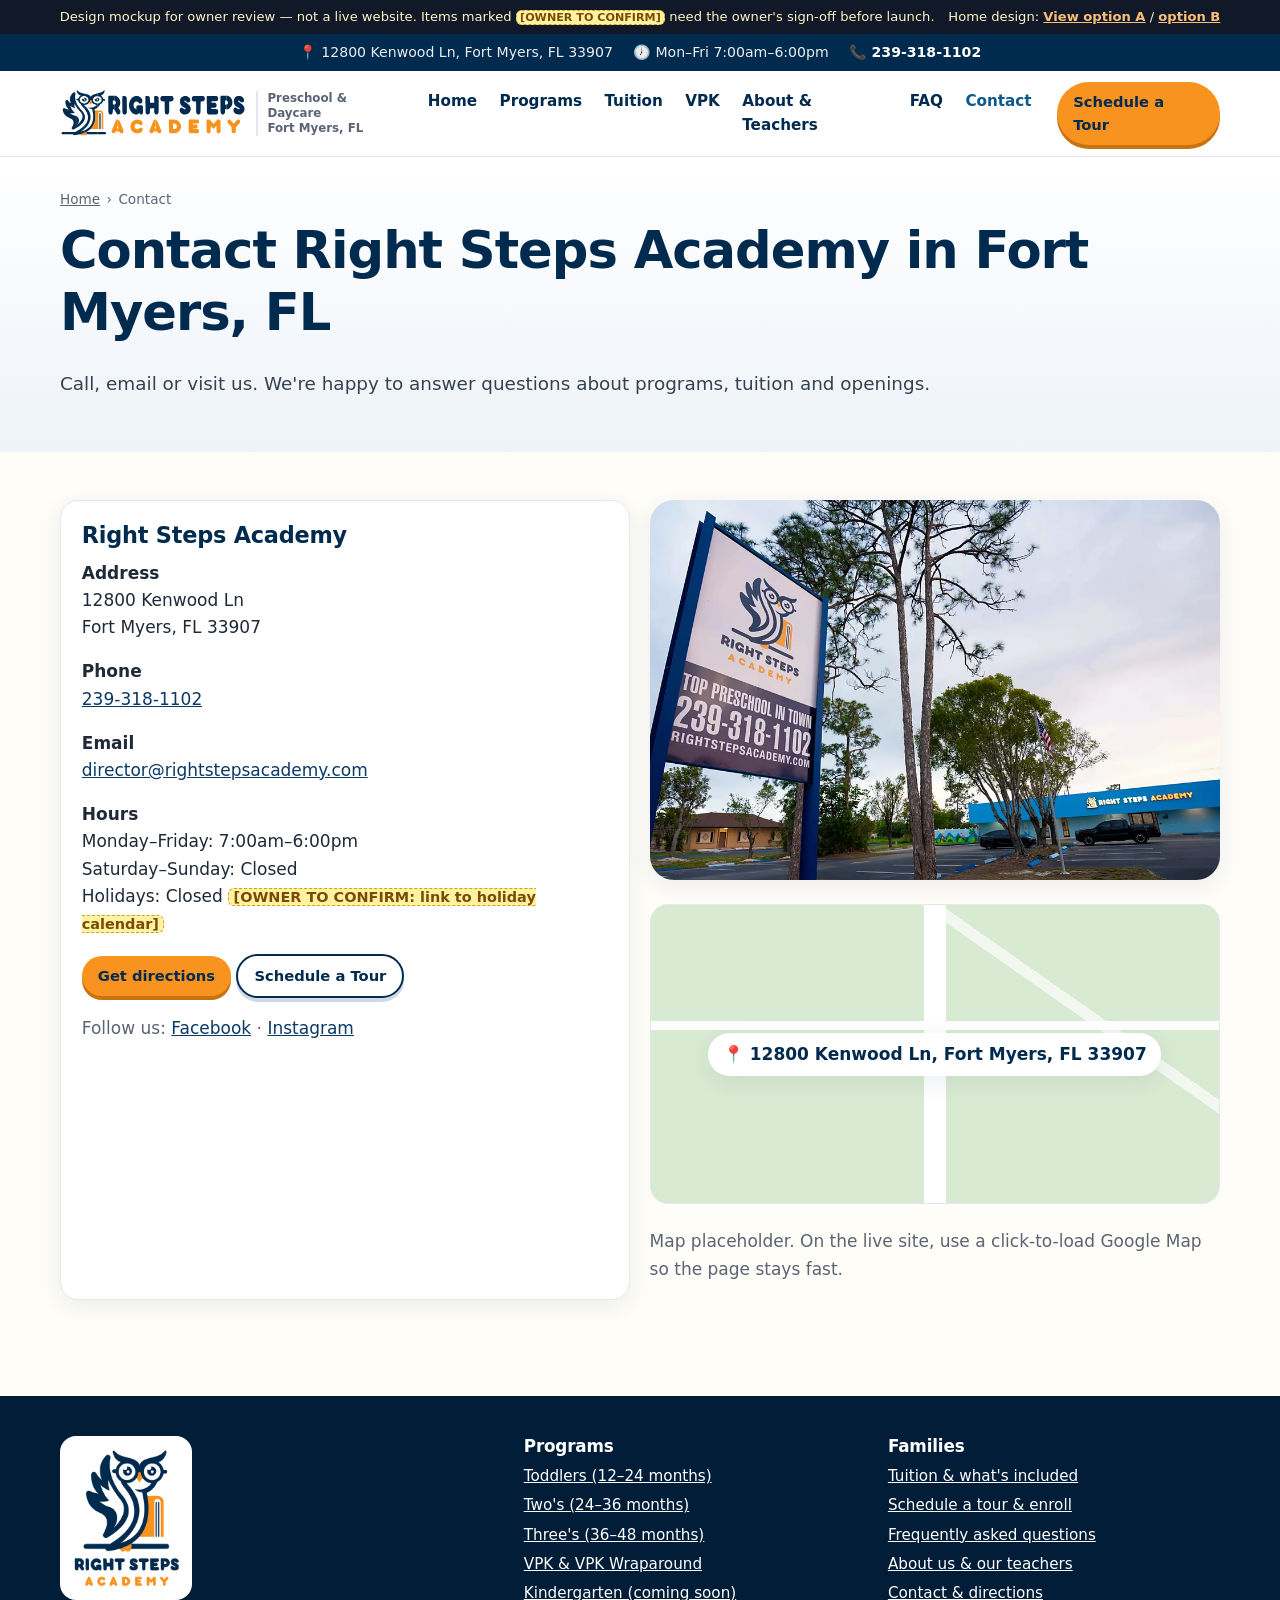
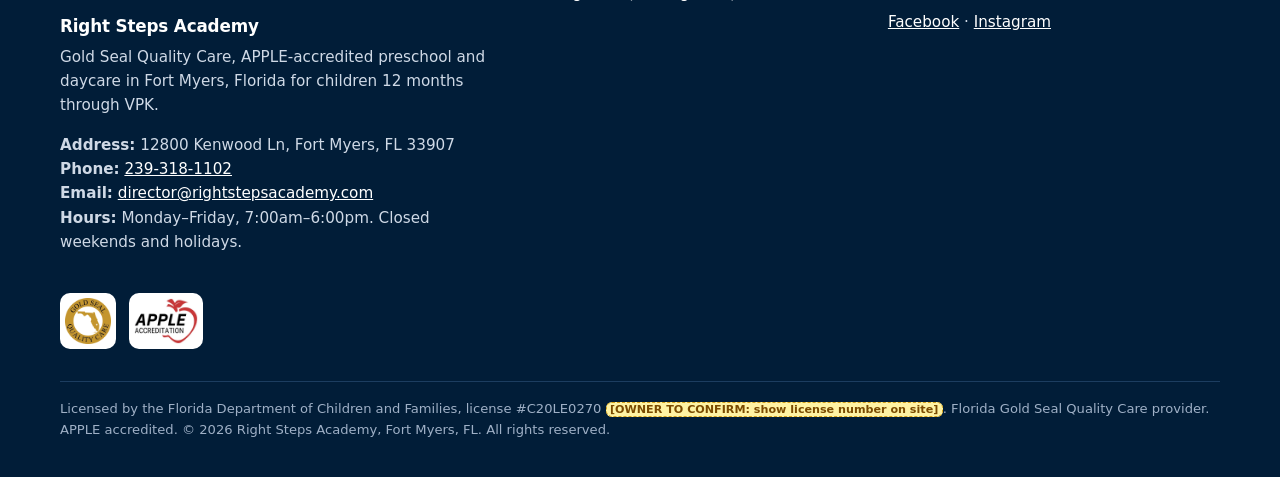
<file: contact.html>
<!doctype html>
<html lang="en">
<head>
<meta charset="utf-8">
<meta name="viewport" content="width=device-width, initial-scale=1">
<title>Contact &amp; Directions | Right Steps Academy, 12800 Kenwood Ln, Fort Myers FL</title>
<meta name="description" content="Contact Right Steps Academy at 12800 Kenwood Ln, Fort Myers, FL 33907. Call 239-318-1102. Open Monday–Friday 7:00am–6:00pm.">
<!-- MOCKUP: remove the noindex line below before launch -->
<meta name="robots" content="noindex, nofollow">
<link rel="canonical" href="https://rightstepsacademy.com/contact/">
<meta property="og:type" content="website">
<meta property="og:site_name" content="Right Steps Academy">
<meta property="og:title" content="Contact &amp; Directions | Right Steps Academy, 12800 Kenwood Ln, Fort Myers FL">
<meta property="og:description" content="Contact Right Steps Academy at 12800 Kenwood Ln, Fort Myers, FL 33907. Call 239-318-1102. Open Monday–Friday 7:00am–6:00pm.">
<meta property="og:url" content="https://rightstepsacademy.com/contact/">
<meta name="geo.region" content="US-FL">
<meta name="geo.placename" content="Fort Myers">
<meta name="geo.position" content="26.554355;-81.87447">
<link rel="icon" href="assets/brand/favicon-32.png" sizes="32x32" type="image/png">
<link rel="icon" href="assets/brand/icon-192.png" sizes="192x192" type="image/png">
<link rel="apple-touch-icon" href="assets/brand/apple-touch-icon.png">
<meta name="theme-color" content="#012A4F">
<link rel="stylesheet" href="assets/style.css">
<script type="application/ld+json">
{
 "@context": "https://schema.org",
 "@type": [
  "ChildCare",
  "Preschool"
 ],
 "@id": "https://rightstepsacademy.com/#school",
 "name": "Right Steps Academy",
 "url": "https://rightstepsacademy.com/",
 "logo": "https://rightstepsacademy.com/assets/brand/rsa-logo-stacked.png",
 "image": "https://rightstepsacademy.com/assets/photos/building-exterior-kenwood-ln.webp",
 "description": "Licensed, Gold Seal Quality Care and APPLE-accredited preschool and daycare in Fort Myers, Florida for children 12 months through VPK. Full-day care Monday–Friday 7:00am–6:00pm with breakfast, lunch and afternoon snack included in tuition.",
 "award": [
  "Florida Gold Seal Quality Care provider",
  "APPLE Accreditation (Accredited Professional Preschool Learning Environment)"
 ],
 "hasCredential": [
  {
   "@type": "EducationalOccupationalCredential",
   "name": "Gold Seal Quality Care",
   "credentialCategory": "Quality designation",
   "recognizedBy": {
    "@type": "GovernmentOrganization",
    "name": "Florida Department of Education, Division of Early Learning"
   }
  },
  {
   "@type": "EducationalOccupationalCredential",
   "name": "APPLE Accreditation (Accredited Professional Preschool Learning Environment)",
   "credentialCategory": "Accreditation",
   "recognizedBy": {
    "@type": "Organization",
    "name": "Florida Association for Child Care Management (FACCM)",
    "url": "https://www.faccm.org/"
   }
  }
 ],
 "telephone": "+1-239-318-1102",
 "email": "director@rightstepsacademy.com",
 "address": {
  "@type": "PostalAddress",
  "streetAddress": "12800 Kenwood Ln",
  "addressLocality": "Fort Myers",
  "addressRegion": "FL",
  "postalCode": "33907",
  "addressCountry": "US"
 },
 "geo": {
  "@type": "GeoCoordinates",
  "latitude": 26.554355,
  "longitude": -81.87447
 },
 "hasMap": "https://www.google.com/maps/search/?api=1&query=Right+Steps+Academy+12800+Kenwood+Ln+Fort+Myers+FL+33907",
 "openingHoursSpecification": [
  {
   "@type": "OpeningHoursSpecification",
   "dayOfWeek": [
    "Monday",
    "Tuesday",
    "Wednesday",
    "Thursday",
    "Friday"
   ],
   "opens": "07:00",
   "closes": "18:00"
  }
 ],
 "priceRange": "$800–$1,100 per 4 weeks",
 "currenciesAccepted": "USD",
 "areaServed": [
  {
   "@type": "City",
   "name": "Fort Myers, FL"
  },
  {
   "@type": "AdministrativeArea",
   "name": "Lee County, FL"
  }
 ],
 "sameAs": [
  "https://www.facebook.com/people/Right-Steps-Academy/61551797728011/",
  "https://www.instagram.com/right_steps_academy/"
 ],
 "makesOffer": [
  {
   "@type": "Offer",
   "name": "Toddlers (12–24 months)",
   "price": "1100",
   "priceCurrency": "USD",
   "description": "Full-day toddler program, 7:00am–6:00pm, breakfast, lunch and afternoon snack included. Price per 4-week period.",
   "url": "https://rightstepsacademy.com/programs/#toddlers"
  },
  {
   "@type": "Offer",
   "name": "Two's (24–36 months)",
   "price": "1100",
   "priceCurrency": "USD",
   "description": "Full-day program for two-year-olds, 7:00am–6:00pm, breakfast, lunch and afternoon snack included. Price per 4-week period.",
   "url": "https://rightstepsacademy.com/programs/#twos"
  },
  {
   "@type": "Offer",
   "name": "Three's (36–48 months)",
   "price": "1100",
   "priceCurrency": "USD",
   "description": "Full-day preschool for three-year-olds, 7:00am–6:00pm, breakfast, lunch and afternoon snack included. Price per 4-week period.",
   "url": "https://rightstepsacademy.com/programs/#threes"
  },
  {
   "@type": "Offer",
   "name": "VPK Wraparound (age 4 by September 1)",
   "price": "800",
   "priceCurrency": "USD",
   "description": "Wraparound care around Florida's free VPK program, 7:00am–6:00pm, breakfast, lunch and afternoon snack included. Price per 4-week period.",
   "url": "https://rightstepsacademy.com/vpk/"
  }
 ]
}
</script>
<script type="application/ld+json">
{
 "@context": "https://schema.org",
 "@type": "BreadcrumbList",
 "itemListElement": [
  {
   "@type": "ListItem",
   "position": 1,
   "name": "Home",
   "item": "https://rightstepsacademy.com/"
  },
  {
   "@type": "ListItem",
   "position": 2,
   "name": "Contact",
   "item": "https://rightstepsacademy.com/contact/"
  }
 ]
}
</script>
</head>
<body>
<a class="skip" href="#main">Skip to content</a>
<div class="mock-banner" role="note">Design mockup for owner review — not a live website. Items marked <span class="otc">[OWNER TO CONFIRM]</span> need the owner's sign-off before launch. <span class="switch">Home design: <a href="index.html">View option A</a> / <a href="index-b.html">option B</a></span></div>
<div class="topbar"><div class="wrap">
<span>📍 12800 Kenwood Ln, Fort Myers, FL 33907</span><span>🕖 Mon–Fri 7:00am–6:00pm</span><a href="tel:+12393181102">📞 239-318-1102</a>
</div></div>
<header class="site-header"><div class="wrap">
<a class="brand" href="index.html"><img src="assets/brand/rsa-logo-horizontal.svg" alt="Right Steps Academy home" width="186" height="48"><small>Preschool &amp; Daycare<br>Fort Myers, FL</small></a>
<button class="nav-toggle" aria-expanded="false" aria-controls="main-nav">Menu</button>
<nav id="main-nav" class="main-nav" aria-label="Main"><ul><li><a href="index.html">Home</a></li><li><a href="programs.html">Programs</a></li><li><a href="tuition.html">Tuition</a></li><li><a href="vpk.html">VPK</a></li><li><a href="about.html">About & Teachers</a></li><li><a href="faq.html">FAQ</a></li><li><a href="contact.html" aria-current="page">Contact</a></li><li class="mobile-only"><a href="enroll.html">Schedule a Tour</a></li></ul></nav>
<a class="btn small header-cta" href="enroll.html">Schedule a Tour</a>
</div></header>
<main id="main">
<section class="page-hero"><div class="wrap"><nav class="crumbs" aria-label="Breadcrumb"><ol><li><a href="index.html">Home</a></li><li aria-current="page">Contact</li></ol></nav>
<h1>Contact Right Steps Academy in Fort Myers, FL</h1>
<p class="lead">Call, email or visit us. We're happy to answer questions about programs, tuition and openings.</p>
</div></section>
<section><div class="wrap grid g2">
<div class="card">
<h2 style="font-size:1.4rem">Right Steps Academy</h2>
<p><strong>Address</strong><br>12800 Kenwood Ln<br>Fort Myers, FL 33907</p>
<p><strong>Phone</strong><br><a href="tel:+12393181102">239-318-1102</a></p>
<p><strong>Email</strong><br><a href="mailto:director@rightstepsacademy.com">director@rightstepsacademy.com</a></p>
<p><strong>Hours</strong><br>Monday–Friday: 7:00am–6:00pm<br>Saturday–Sunday: Closed<br>Holidays: Closed <mark class="otc">[OWNER TO CONFIRM: link to holiday calendar]</mark></p>
<p><a class="btn small" href="https://www.google.com/maps/search/?api=1&query=Right+Steps+Academy+12800+Kenwood+Ln+Fort+Myers+FL+33907" rel="noopener">Get directions</a> <a class="btn alt small" href="enroll.html">Schedule a Tour</a></p>
<p class="muted">Follow us: <a href="https://www.facebook.com/people/Right-Steps-Academy/61551797728011/" rel="noopener">Facebook</a> · <a href="https://www.instagram.com/right_steps_academy/" rel="noopener">Instagram</a></p>
</div>
<div>
<img class="photo" src="assets/photos/street-sign-kenwood-ln.webp" alt="Right Steps Academy roadside sign showing the phone number 239-318-1102 in Fort Myers" width="1000" height="667" loading="lazy" decoding="async">
<div class="map-ph mt" style="min-height:300px" role="img" aria-label="Map placeholder for 12800 Kenwood Ln, Fort Myers, FL 33907"><span>📍 12800 Kenwood Ln, Fort Myers, FL 33907</span></div>
<p class="muted mt">Map placeholder. On the live site, use a click-to-load Google Map so the page stays fast.</p>
</div>
</div></section>
</main>
<footer class="site-footer"><div class="wrap">
<div class="grid">
<div>
<img class="footer-logo" src="assets/brand/rsa-logo-stacked.png" alt="Right Steps Academy owl logo" width="132" height="169" loading="lazy">
<h2>Right Steps Academy</h2>
<p>Gold Seal Quality Care, APPLE-accredited preschool and daycare in Fort Myers, Florida for children 12 months through VPK.</p>
<p><strong>Address:</strong> 12800 Kenwood Ln, Fort Myers, FL 33907<br>
<strong>Phone:</strong> <a href="tel:+12393181102">239-318-1102</a><br>
<strong>Email:</strong> <a href="mailto:director@rightstepsacademy.com">director@rightstepsacademy.com</a><br>
<strong>Hours:</strong> Monday–Friday, 7:00am–6:00pm. Closed weekends and holidays.</p>
</div>
<div><h2>Programs</h2><ul>
<li><a href="programs.html#toddlers">Toddlers (12–24 months)</a></li>
<li><a href="programs.html#twos">Two's (24–36 months)</a></li>
<li><a href="programs.html#threes">Three's (36–48 months)</a></li>
<li><a href="vpk.html">VPK &amp; VPK Wraparound</a></li>
<li><a href="programs.html#kindergarten">Kindergarten (coming soon)</a></li>
</ul></div>
<div><h2>Families</h2><ul>
<li><a href="tuition.html">Tuition &amp; what's included</a></li>
<li><a href="enroll.html">Schedule a tour &amp; enroll</a></li>
<li><a href="faq.html">Frequently asked questions</a></li>
<li><a href="about.html">About us &amp; our teachers</a></li>
<li><a href="contact.html">Contact &amp; directions</a></li>
<li><a href="https://www.facebook.com/people/Right-Steps-Academy/61551797728011/" rel="noopener">Facebook</a> · <a href="https://www.instagram.com/right_steps_academy/" rel="noopener">Instagram</a></li>
</ul></div>
</div>
<div class="footer-badges"><img src="assets/accreditation/gold-seal-quality-care.webp" alt="Florida Gold Seal Quality Care logo" width="64" height="64" loading="lazy"><img src="assets/accreditation/apple-accreditation.webp" alt="APPLE Accreditation logo" width="89" height="64" loading="lazy"></div>
<p class="legal">Licensed by the Florida Department of Children and Families, license #C20LE0270 <mark class="otc">[OWNER TO CONFIRM: show license number on site]</mark>. Florida Gold Seal Quality Care provider. APPLE accredited. © 2026 Right Steps Academy, Fort Myers, FL. All rights reserved.</p>
</div></footer>
<div class="sticky-call"><a class="c1" href="tel:+12393181102">Call 239-318-1102</a><a class="c2" href="enroll.html">Book a Tour</a></div>
<script src="assets/main.js" defer></script>
</body></html>
</file>
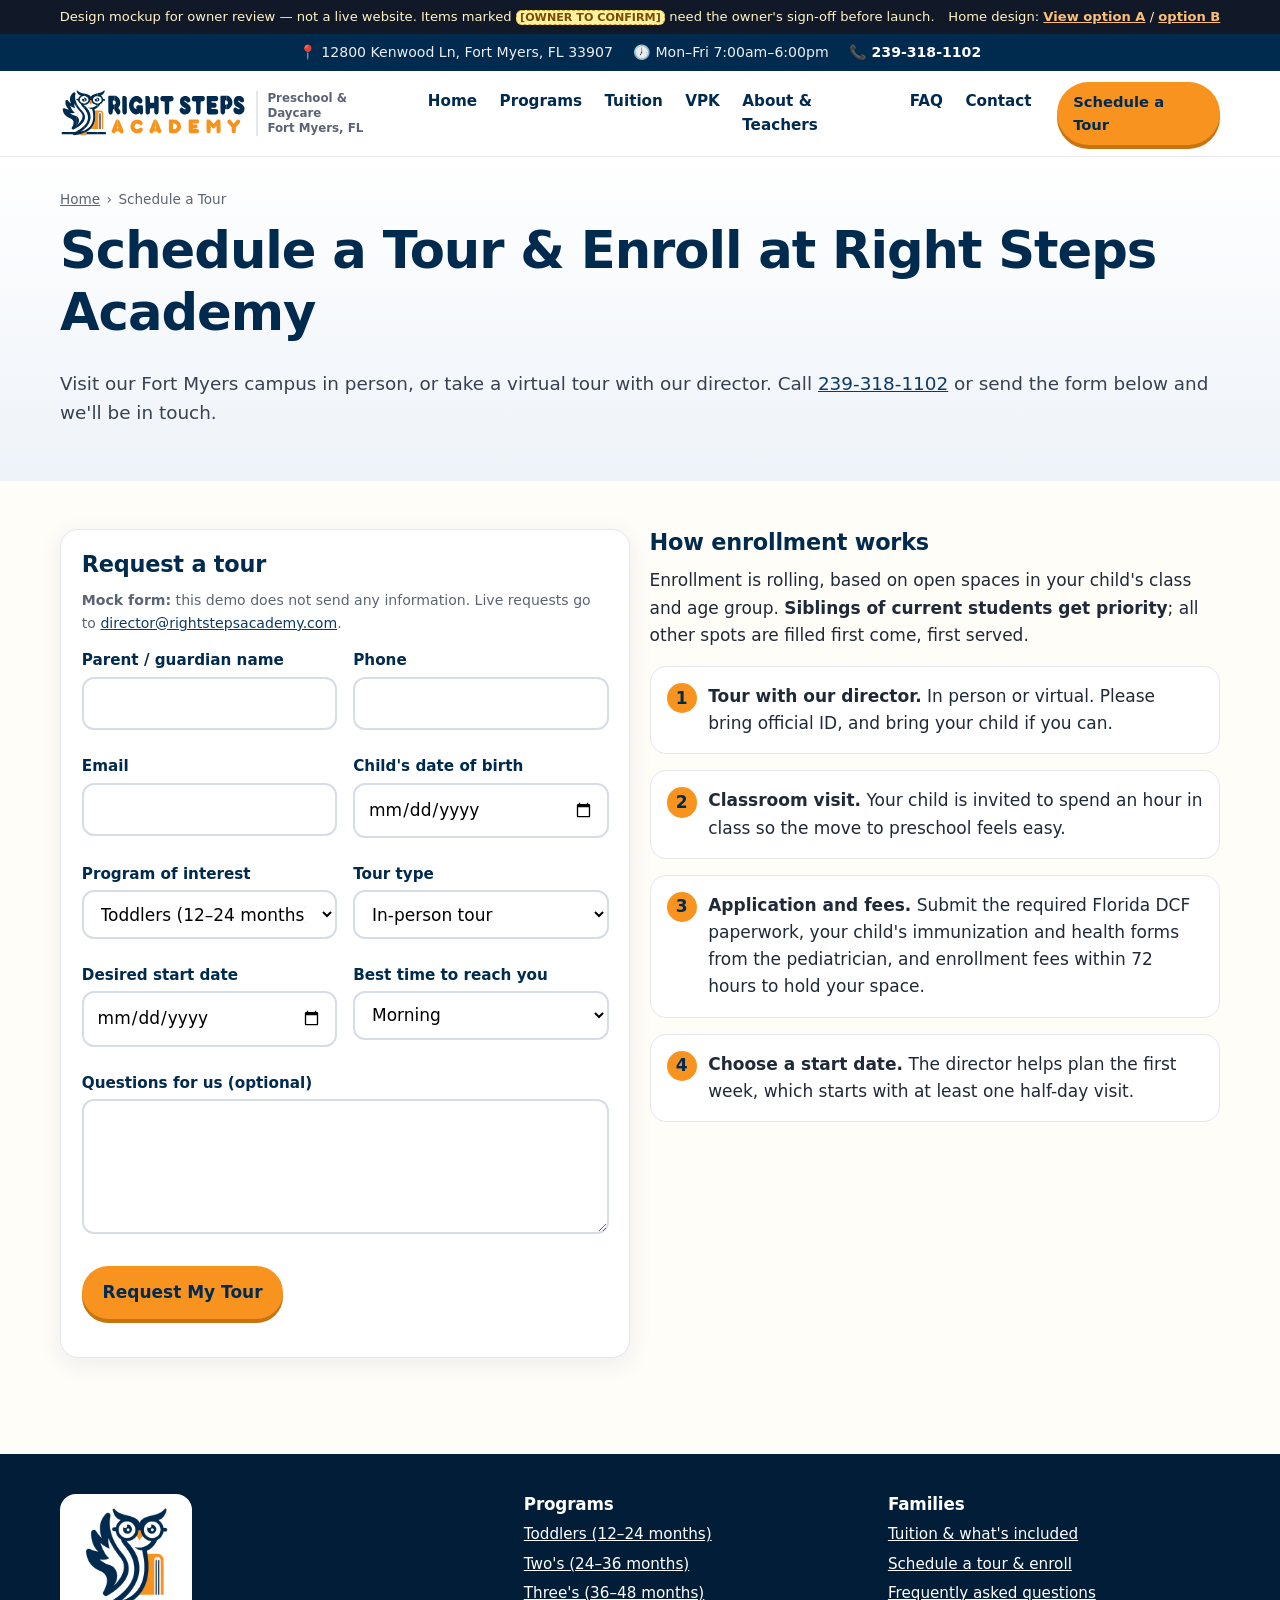
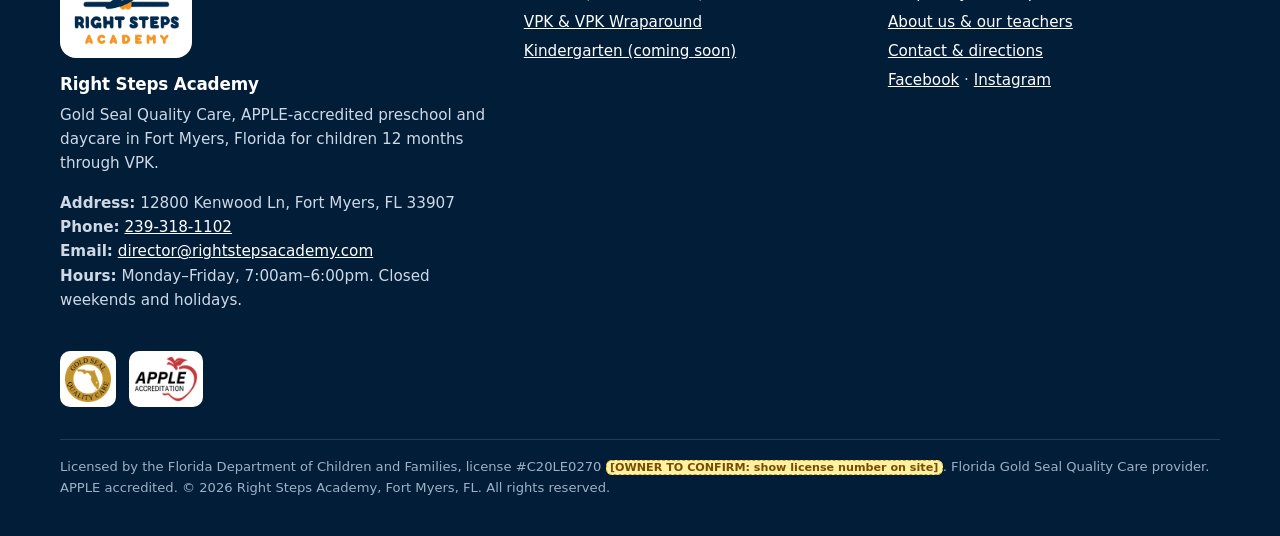
<file: enroll.html>
<!doctype html>
<html lang="en">
<head>
<meta charset="utf-8">
<meta name="viewport" content="width=device-width, initial-scale=1">
<title>Schedule a Tour | Right Steps Academy Preschool in Fort Myers, FL</title>
<meta name="description" content="Book an in-person or virtual tour of Right Steps Academy in Fort Myers, FL. Rolling enrollment for ages 12 months–VPK, with sibling priority. Call 239-318-1102.">
<!-- MOCKUP: remove the noindex line below before launch -->
<meta name="robots" content="noindex, nofollow">
<link rel="canonical" href="https://rightstepsacademy.com/schedule-a-tour/">
<meta property="og:type" content="website">
<meta property="og:site_name" content="Right Steps Academy">
<meta property="og:title" content="Schedule a Tour | Right Steps Academy Preschool in Fort Myers, FL">
<meta property="og:description" content="Book an in-person or virtual tour of Right Steps Academy in Fort Myers, FL. Rolling enrollment for ages 12 months–VPK, with sibling priority. Call 239-318-1102.">
<meta property="og:url" content="https://rightstepsacademy.com/schedule-a-tour/">
<meta name="geo.region" content="US-FL">
<meta name="geo.placename" content="Fort Myers">
<meta name="geo.position" content="26.554355;-81.87447">
<link rel="icon" href="assets/brand/favicon-32.png" sizes="32x32" type="image/png">
<link rel="icon" href="assets/brand/icon-192.png" sizes="192x192" type="image/png">
<link rel="apple-touch-icon" href="assets/brand/apple-touch-icon.png">
<meta name="theme-color" content="#012A4F">
<link rel="stylesheet" href="assets/style.css">
<script type="application/ld+json">
{
 "@context": "https://schema.org",
 "@type": [
  "ChildCare",
  "Preschool"
 ],
 "@id": "https://rightstepsacademy.com/#school",
 "name": "Right Steps Academy",
 "url": "https://rightstepsacademy.com/",
 "logo": "https://rightstepsacademy.com/assets/brand/rsa-logo-stacked.png",
 "image": "https://rightstepsacademy.com/assets/photos/building-exterior-kenwood-ln.webp",
 "description": "Licensed, Gold Seal Quality Care and APPLE-accredited preschool and daycare in Fort Myers, Florida for children 12 months through VPK. Full-day care Monday–Friday 7:00am–6:00pm with breakfast, lunch and afternoon snack included in tuition.",
 "award": [
  "Florida Gold Seal Quality Care provider",
  "APPLE Accreditation (Accredited Professional Preschool Learning Environment)"
 ],
 "hasCredential": [
  {
   "@type": "EducationalOccupationalCredential",
   "name": "Gold Seal Quality Care",
   "credentialCategory": "Quality designation",
   "recognizedBy": {
    "@type": "GovernmentOrganization",
    "name": "Florida Department of Education, Division of Early Learning"
   }
  },
  {
   "@type": "EducationalOccupationalCredential",
   "name": "APPLE Accreditation (Accredited Professional Preschool Learning Environment)",
   "credentialCategory": "Accreditation",
   "recognizedBy": {
    "@type": "Organization",
    "name": "Florida Association for Child Care Management (FACCM)",
    "url": "https://www.faccm.org/"
   }
  }
 ],
 "telephone": "+1-239-318-1102",
 "email": "director@rightstepsacademy.com",
 "address": {
  "@type": "PostalAddress",
  "streetAddress": "12800 Kenwood Ln",
  "addressLocality": "Fort Myers",
  "addressRegion": "FL",
  "postalCode": "33907",
  "addressCountry": "US"
 },
 "geo": {
  "@type": "GeoCoordinates",
  "latitude": 26.554355,
  "longitude": -81.87447
 },
 "hasMap": "https://www.google.com/maps/search/?api=1&query=Right+Steps+Academy+12800+Kenwood+Ln+Fort+Myers+FL+33907",
 "openingHoursSpecification": [
  {
   "@type": "OpeningHoursSpecification",
   "dayOfWeek": [
    "Monday",
    "Tuesday",
    "Wednesday",
    "Thursday",
    "Friday"
   ],
   "opens": "07:00",
   "closes": "18:00"
  }
 ],
 "priceRange": "$800–$1,100 per 4 weeks",
 "currenciesAccepted": "USD",
 "areaServed": [
  {
   "@type": "City",
   "name": "Fort Myers, FL"
  },
  {
   "@type": "AdministrativeArea",
   "name": "Lee County, FL"
  }
 ],
 "sameAs": [
  "https://www.facebook.com/people/Right-Steps-Academy/61551797728011/",
  "https://www.instagram.com/right_steps_academy/"
 ],
 "makesOffer": [
  {
   "@type": "Offer",
   "name": "Toddlers (12–24 months)",
   "price": "1100",
   "priceCurrency": "USD",
   "description": "Full-day toddler program, 7:00am–6:00pm, breakfast, lunch and afternoon snack included. Price per 4-week period.",
   "url": "https://rightstepsacademy.com/programs/#toddlers"
  },
  {
   "@type": "Offer",
   "name": "Two's (24–36 months)",
   "price": "1100",
   "priceCurrency": "USD",
   "description": "Full-day program for two-year-olds, 7:00am–6:00pm, breakfast, lunch and afternoon snack included. Price per 4-week period.",
   "url": "https://rightstepsacademy.com/programs/#twos"
  },
  {
   "@type": "Offer",
   "name": "Three's (36–48 months)",
   "price": "1100",
   "priceCurrency": "USD",
   "description": "Full-day preschool for three-year-olds, 7:00am–6:00pm, breakfast, lunch and afternoon snack included. Price per 4-week period.",
   "url": "https://rightstepsacademy.com/programs/#threes"
  },
  {
   "@type": "Offer",
   "name": "VPK Wraparound (age 4 by September 1)",
   "price": "800",
   "priceCurrency": "USD",
   "description": "Wraparound care around Florida's free VPK program, 7:00am–6:00pm, breakfast, lunch and afternoon snack included. Price per 4-week period.",
   "url": "https://rightstepsacademy.com/vpk/"
  }
 ]
}
</script>
<script type="application/ld+json">
{
 "@context": "https://schema.org",
 "@type": "BreadcrumbList",
 "itemListElement": [
  {
   "@type": "ListItem",
   "position": 1,
   "name": "Home",
   "item": "https://rightstepsacademy.com/"
  },
  {
   "@type": "ListItem",
   "position": 2,
   "name": "Schedule a Tour",
   "item": "https://rightstepsacademy.com/schedule-a-tour/"
  }
 ]
}
</script>
</head>
<body>
<a class="skip" href="#main">Skip to content</a>
<div class="mock-banner" role="note">Design mockup for owner review — not a live website. Items marked <span class="otc">[OWNER TO CONFIRM]</span> need the owner's sign-off before launch. <span class="switch">Home design: <a href="index.html">View option A</a> / <a href="index-b.html">option B</a></span></div>
<div class="topbar"><div class="wrap">
<span>📍 12800 Kenwood Ln, Fort Myers, FL 33907</span><span>🕖 Mon–Fri 7:00am–6:00pm</span><a href="tel:+12393181102">📞 239-318-1102</a>
</div></div>
<header class="site-header"><div class="wrap">
<a class="brand" href="index.html"><img src="assets/brand/rsa-logo-horizontal.svg" alt="Right Steps Academy home" width="186" height="48"><small>Preschool &amp; Daycare<br>Fort Myers, FL</small></a>
<button class="nav-toggle" aria-expanded="false" aria-controls="main-nav">Menu</button>
<nav id="main-nav" class="main-nav" aria-label="Main"><ul><li><a href="index.html">Home</a></li><li><a href="programs.html">Programs</a></li><li><a href="tuition.html">Tuition</a></li><li><a href="vpk.html">VPK</a></li><li><a href="about.html">About & Teachers</a></li><li><a href="faq.html">FAQ</a></li><li><a href="contact.html">Contact</a></li><li class="mobile-only"><a href="enroll.html" aria-current="page">Schedule a Tour</a></li></ul></nav>
<a class="btn small header-cta" href="enroll.html">Schedule a Tour</a>
</div></header>
<main id="main">
<section class="page-hero"><div class="wrap"><nav class="crumbs" aria-label="Breadcrumb"><ol><li><a href="index.html">Home</a></li><li aria-current="page">Schedule a Tour</li></ol></nav>
<h1>Schedule a Tour &amp; Enroll at Right Steps Academy</h1>
<p class="lead">Visit our Fort Myers campus in person, or take a virtual tour with our director. Call <a href="tel:+12393181102">239-318-1102</a> or send the form below and we'll be in touch.</p>
</div></section>

<section><div class="wrap grid g2">
<div class="card">
<h2 style="font-size:1.4rem">Request a tour</h2>
<p class="form-note"><strong>Mock form:</strong> this demo does not send any information. Live requests go to <a href="mailto:director@rightstepsacademy.com">director@rightstepsacademy.com</a>.</p>
<!-- Tour requests go to the director: director@rightstepsacademy.com. In this mockup, main.js intercepts submit (data-mock) so nothing is sent. Remove data-mock (or wire to a form service) at launch. -->
<form id="tour-form" action="mailto:director@rightstepsacademy.com?subject=Tour%20request%20-%20Right%20Steps%20Academy" method="post" enctype="text/plain" data-mock="true" novalidate>
<div class="row two">
<div><label for="pname">Parent / guardian name</label><input id="pname" name="pname" autocomplete="name"></div>
<div><label for="phone">Phone</label><input id="phone" name="phone" type="tel" autocomplete="tel"></div>
</div>
<div class="row two mt">
<div><label for="email">Email</label><input id="email" name="email" type="email" autocomplete="email"></div>
<div><label for="dob">Child's date of birth</label><input id="dob" name="dob" type="date"></div>
</div>
<div class="row two mt">
<div><label for="program">Program of interest</label><select id="program" name="program"><option>Toddlers (12–24 months)</option><option>Two's (24–36 months)</option><option>Three's (36–48 months)</option><option>VPK + Wraparound</option><option>Kindergarten (interest list)</option></select></div>
<div><label for="tourtype">Tour type</label><select id="tourtype" name="tourtype"><option>In-person tour</option><option>Virtual tour</option></select></div>
</div>
<div class="row two mt">
<div><label for="start">Desired start date</label><input id="start" name="start" type="date"></div>
<div><label for="when">Best time to reach you</label><select id="when" name="when"><option>Morning</option><option>Midday</option><option>Afternoon</option></select></div>
</div>
<div class="row mt"><div><label for="msg">Questions for us (optional)</label><textarea id="msg" name="msg" rows="4"></textarea></div></div>
<p class="mt"><button class="btn" type="submit">Request My Tour</button></p>
<div id="form-msg" class="form-msg" tabindex="-1" role="status">Thanks! This is a mockup, so nothing was sent. On the live site, tour requests go to the director at director@rightstepsacademy.com.</div>
</form>
</div>
<div>
<h2 style="font-size:1.4rem">How enrollment works</h2>
<p>Enrollment is rolling, based on open spaces in your child's class and age group. <strong>Siblings of current students get priority</strong>; all other spots are filled first come, first served.</p>
<ol class="steps">
<li><strong>Tour with our director.</strong> In person or virtual. Please bring official ID, and bring your child if you can.</li>
<li><strong>Classroom visit.</strong> Your child is invited to spend an hour in class so the move to preschool feels easy.</li>
<li><strong>Application and fees.</strong> Submit the required Florida DCF paperwork, your child's immunization and health forms from the pediatrician, and enrollment fees within 72 hours to hold your space.</li>
<li><strong>Choose a start date.</strong> The director helps plan the first week, which starts with at least one half-day visit.</li>
</ol>
</div>
</div></section>
</main>
<footer class="site-footer"><div class="wrap">
<div class="grid">
<div>
<img class="footer-logo" src="assets/brand/rsa-logo-stacked.png" alt="Right Steps Academy owl logo" width="132" height="169" loading="lazy">
<h2>Right Steps Academy</h2>
<p>Gold Seal Quality Care, APPLE-accredited preschool and daycare in Fort Myers, Florida for children 12 months through VPK.</p>
<p><strong>Address:</strong> 12800 Kenwood Ln, Fort Myers, FL 33907<br>
<strong>Phone:</strong> <a href="tel:+12393181102">239-318-1102</a><br>
<strong>Email:</strong> <a href="mailto:director@rightstepsacademy.com">director@rightstepsacademy.com</a><br>
<strong>Hours:</strong> Monday–Friday, 7:00am–6:00pm. Closed weekends and holidays.</p>
</div>
<div><h2>Programs</h2><ul>
<li><a href="programs.html#toddlers">Toddlers (12–24 months)</a></li>
<li><a href="programs.html#twos">Two's (24–36 months)</a></li>
<li><a href="programs.html#threes">Three's (36–48 months)</a></li>
<li><a href="vpk.html">VPK &amp; VPK Wraparound</a></li>
<li><a href="programs.html#kindergarten">Kindergarten (coming soon)</a></li>
</ul></div>
<div><h2>Families</h2><ul>
<li><a href="tuition.html">Tuition &amp; what's included</a></li>
<li><a href="enroll.html">Schedule a tour &amp; enroll</a></li>
<li><a href="faq.html">Frequently asked questions</a></li>
<li><a href="about.html">About us &amp; our teachers</a></li>
<li><a href="contact.html">Contact &amp; directions</a></li>
<li><a href="https://www.facebook.com/people/Right-Steps-Academy/61551797728011/" rel="noopener">Facebook</a> · <a href="https://www.instagram.com/right_steps_academy/" rel="noopener">Instagram</a></li>
</ul></div>
</div>
<div class="footer-badges"><img src="assets/accreditation/gold-seal-quality-care.webp" alt="Florida Gold Seal Quality Care logo" width="64" height="64" loading="lazy"><img src="assets/accreditation/apple-accreditation.webp" alt="APPLE Accreditation logo" width="89" height="64" loading="lazy"></div>
<p class="legal">Licensed by the Florida Department of Children and Families, license #C20LE0270 <mark class="otc">[OWNER TO CONFIRM: show license number on site]</mark>. Florida Gold Seal Quality Care provider. APPLE accredited. © 2026 Right Steps Academy, Fort Myers, FL. All rights reserved.</p>
</div></footer>
<div class="sticky-call"><a class="c1" href="tel:+12393181102">Call 239-318-1102</a><a class="c2" href="enroll.html">Book a Tour</a></div>
<script src="assets/main.js" defer></script>
</body></html>
</file>
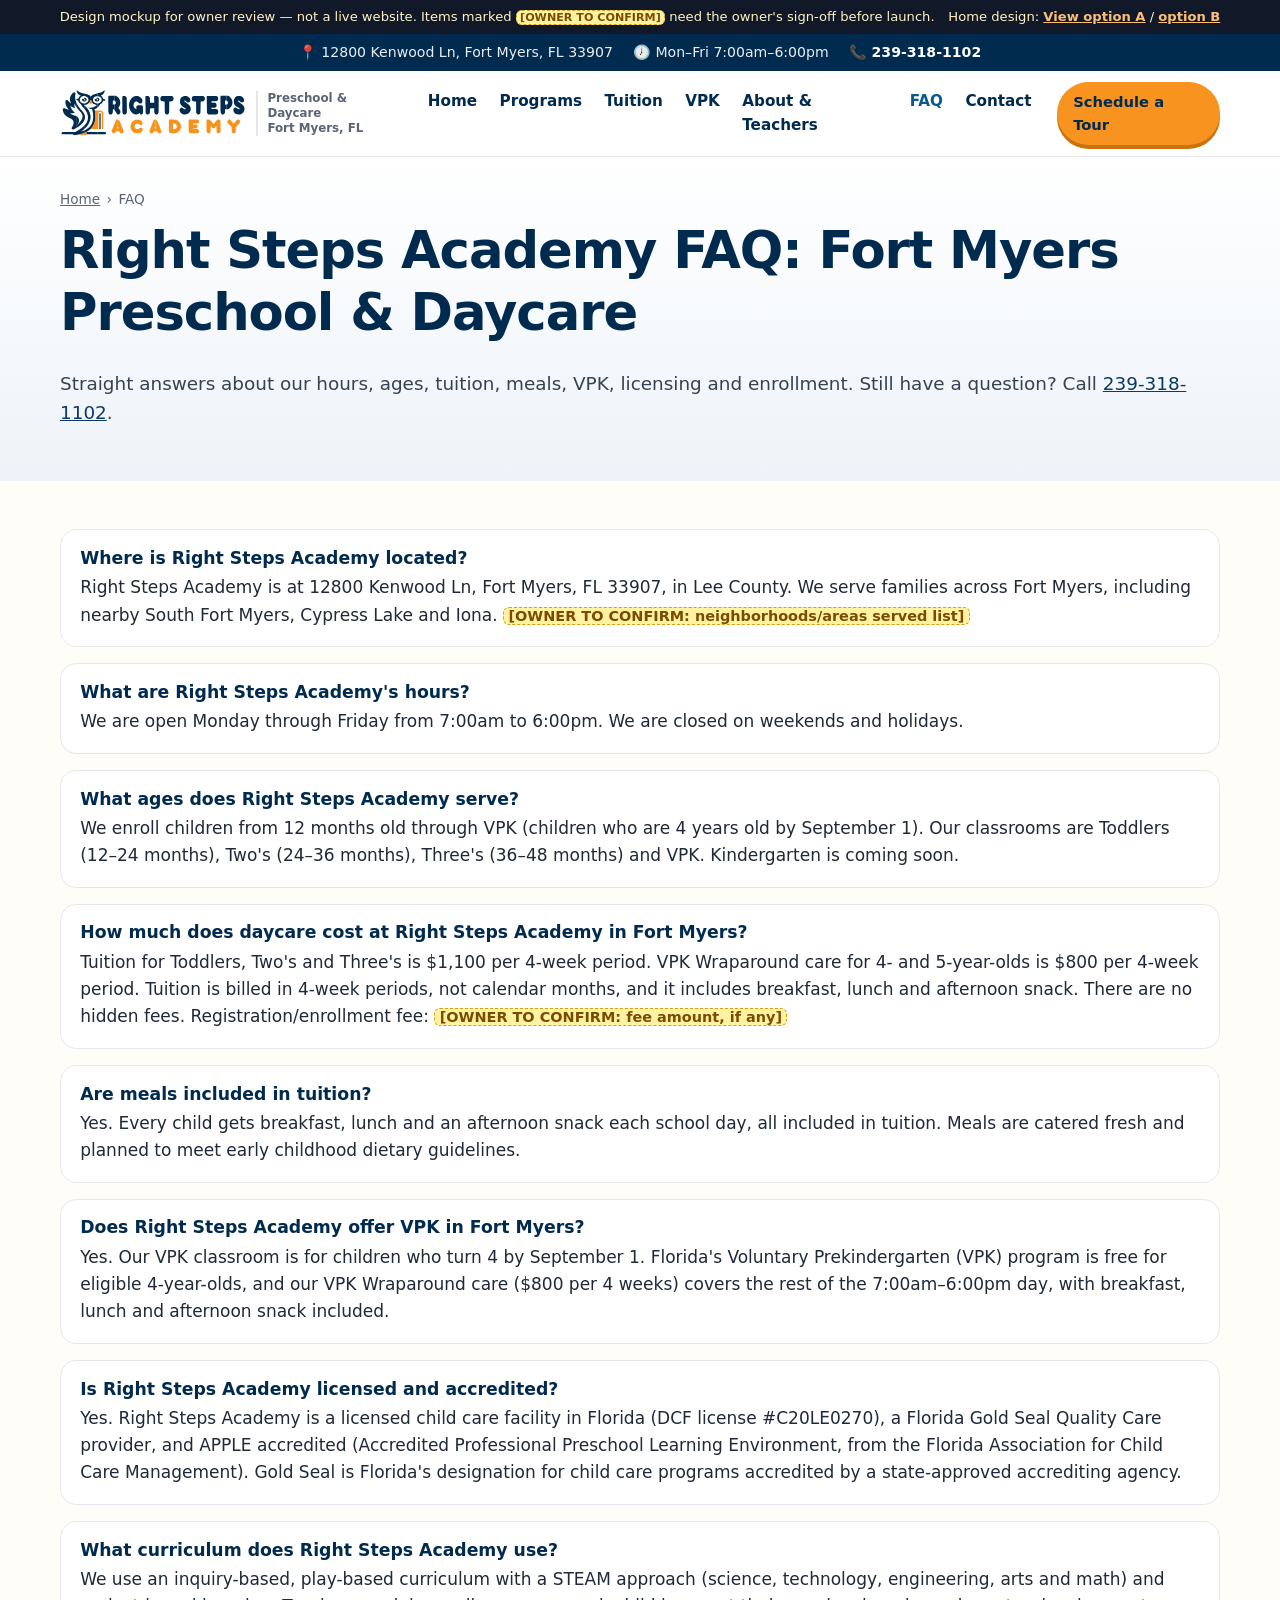
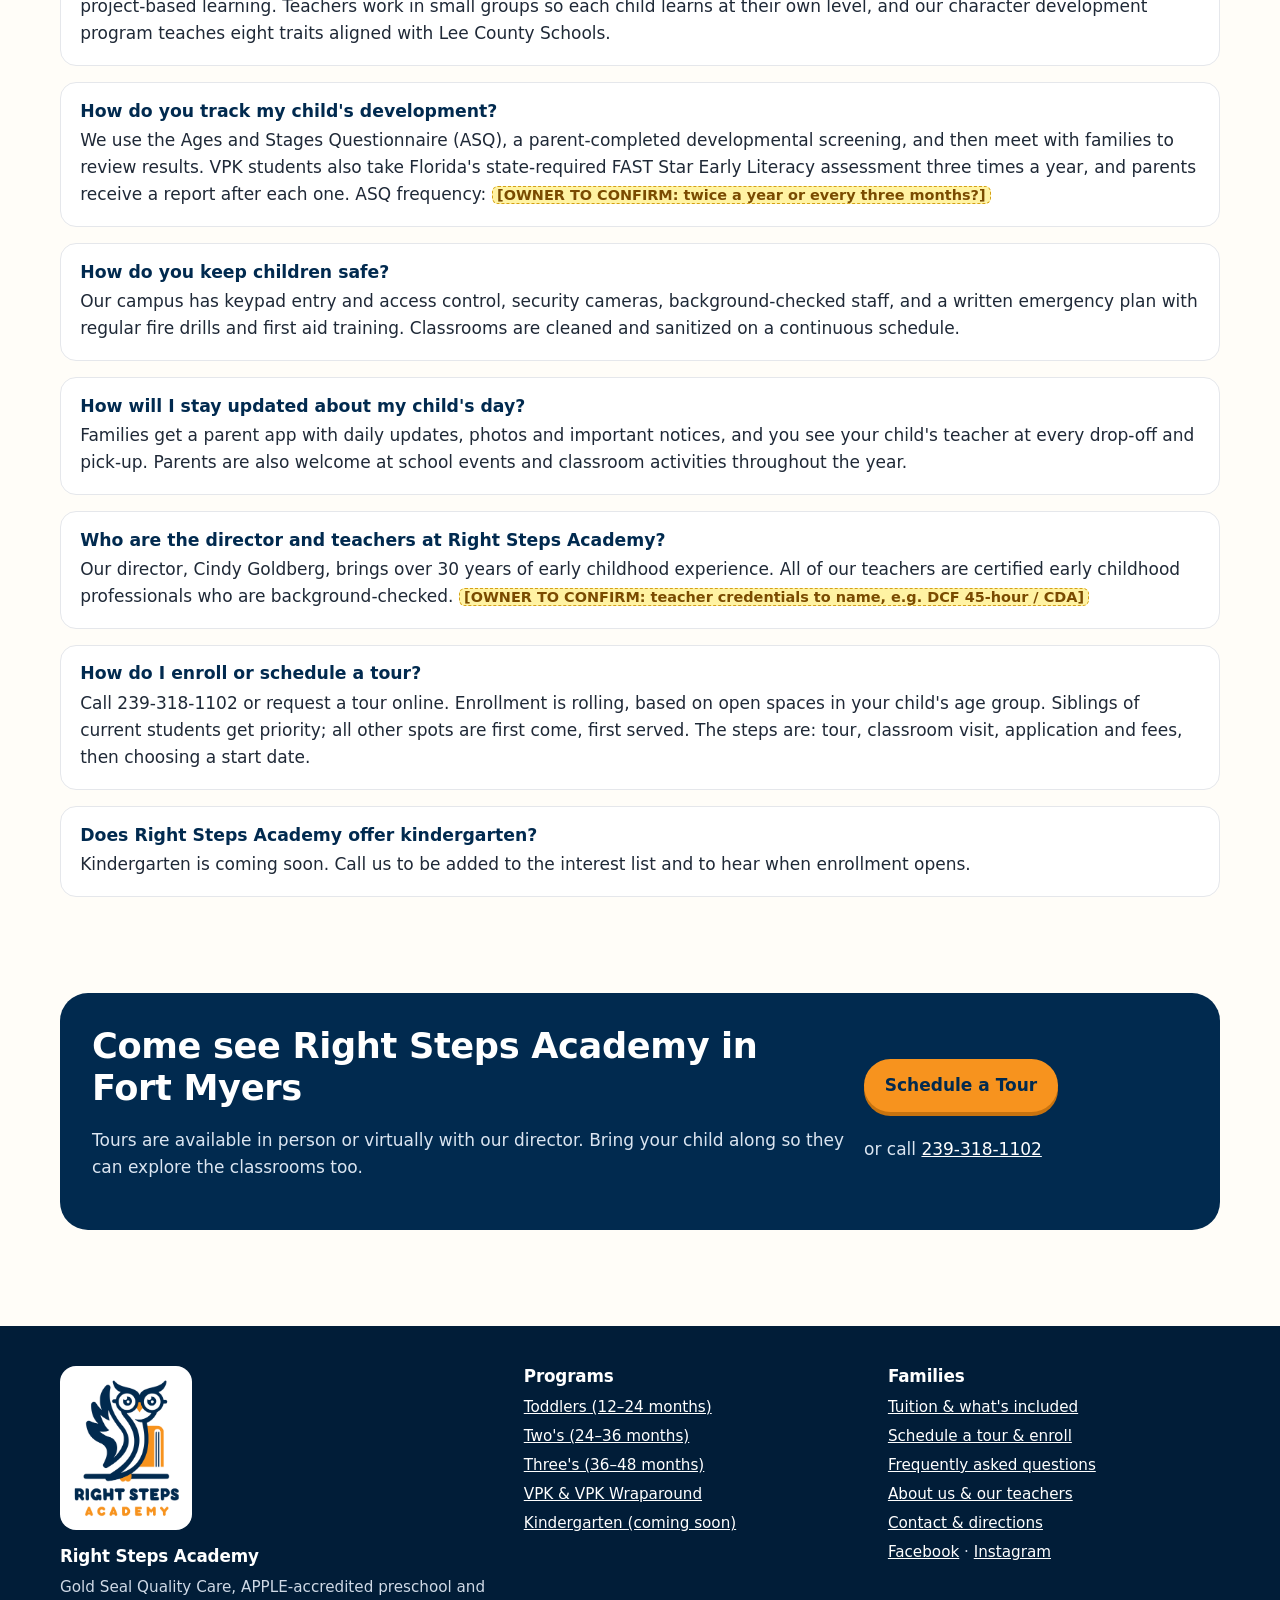
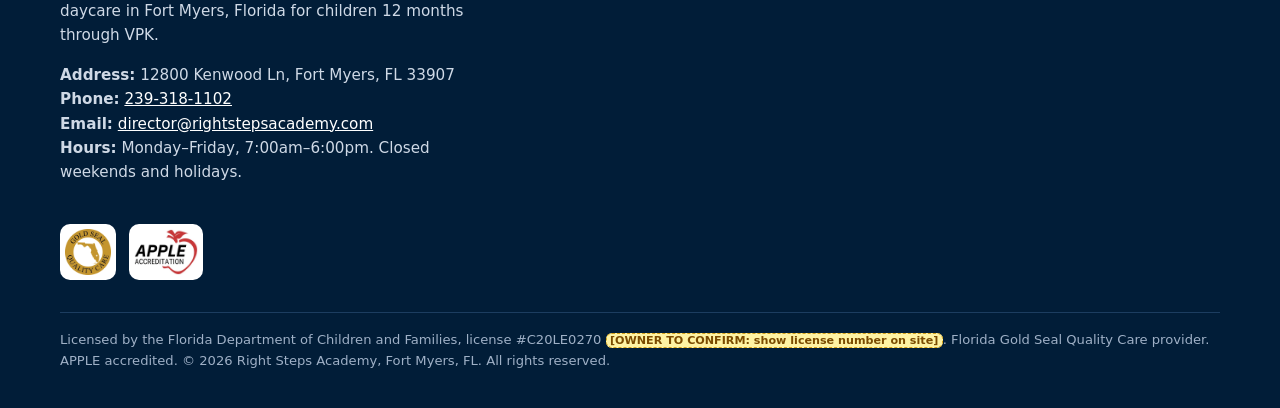
<file: faq.html>
<!doctype html>
<html lang="en">
<head>
<meta charset="utf-8">
<meta name="viewport" content="width=device-width, initial-scale=1">
<title>FAQ | Right Steps Academy Daycare &amp; Preschool, Fort Myers FL</title>
<meta name="description" content="Answers about Right Steps Academy in Fort Myers, FL: hours (7am–6pm), ages (12 months–VPK), tuition ($1,100 per 4 weeks), meals, VPK, licensing and tours.">
<!-- MOCKUP: remove the noindex line below before launch -->
<meta name="robots" content="noindex, nofollow">
<link rel="canonical" href="https://rightstepsacademy.com/faq/">
<meta property="og:type" content="website">
<meta property="og:site_name" content="Right Steps Academy">
<meta property="og:title" content="FAQ | Right Steps Academy Daycare &amp; Preschool, Fort Myers FL">
<meta property="og:description" content="Answers about Right Steps Academy in Fort Myers, FL: hours (7am–6pm), ages (12 months–VPK), tuition ($1,100 per 4 weeks), meals, VPK, licensing and tours.">
<meta property="og:url" content="https://rightstepsacademy.com/faq/">
<meta name="geo.region" content="US-FL">
<meta name="geo.placename" content="Fort Myers">
<meta name="geo.position" content="26.554355;-81.87447">
<link rel="icon" href="assets/brand/favicon-32.png" sizes="32x32" type="image/png">
<link rel="icon" href="assets/brand/icon-192.png" sizes="192x192" type="image/png">
<link rel="apple-touch-icon" href="assets/brand/apple-touch-icon.png">
<meta name="theme-color" content="#012A4F">
<link rel="stylesheet" href="assets/style.css">
<script type="application/ld+json">
{
 "@context": "https://schema.org",
 "@type": [
  "ChildCare",
  "Preschool"
 ],
 "@id": "https://rightstepsacademy.com/#school",
 "name": "Right Steps Academy",
 "url": "https://rightstepsacademy.com/",
 "logo": "https://rightstepsacademy.com/assets/brand/rsa-logo-stacked.png",
 "image": "https://rightstepsacademy.com/assets/photos/building-exterior-kenwood-ln.webp",
 "description": "Licensed, Gold Seal Quality Care and APPLE-accredited preschool and daycare in Fort Myers, Florida for children 12 months through VPK. Full-day care Monday–Friday 7:00am–6:00pm with breakfast, lunch and afternoon snack included in tuition.",
 "award": [
  "Florida Gold Seal Quality Care provider",
  "APPLE Accreditation (Accredited Professional Preschool Learning Environment)"
 ],
 "hasCredential": [
  {
   "@type": "EducationalOccupationalCredential",
   "name": "Gold Seal Quality Care",
   "credentialCategory": "Quality designation",
   "recognizedBy": {
    "@type": "GovernmentOrganization",
    "name": "Florida Department of Education, Division of Early Learning"
   }
  },
  {
   "@type": "EducationalOccupationalCredential",
   "name": "APPLE Accreditation (Accredited Professional Preschool Learning Environment)",
   "credentialCategory": "Accreditation",
   "recognizedBy": {
    "@type": "Organization",
    "name": "Florida Association for Child Care Management (FACCM)",
    "url": "https://www.faccm.org/"
   }
  }
 ],
 "telephone": "+1-239-318-1102",
 "email": "director@rightstepsacademy.com",
 "address": {
  "@type": "PostalAddress",
  "streetAddress": "12800 Kenwood Ln",
  "addressLocality": "Fort Myers",
  "addressRegion": "FL",
  "postalCode": "33907",
  "addressCountry": "US"
 },
 "geo": {
  "@type": "GeoCoordinates",
  "latitude": 26.554355,
  "longitude": -81.87447
 },
 "hasMap": "https://www.google.com/maps/search/?api=1&query=Right+Steps+Academy+12800+Kenwood+Ln+Fort+Myers+FL+33907",
 "openingHoursSpecification": [
  {
   "@type": "OpeningHoursSpecification",
   "dayOfWeek": [
    "Monday",
    "Tuesday",
    "Wednesday",
    "Thursday",
    "Friday"
   ],
   "opens": "07:00",
   "closes": "18:00"
  }
 ],
 "priceRange": "$800–$1,100 per 4 weeks",
 "currenciesAccepted": "USD",
 "areaServed": [
  {
   "@type": "City",
   "name": "Fort Myers, FL"
  },
  {
   "@type": "AdministrativeArea",
   "name": "Lee County, FL"
  }
 ],
 "sameAs": [
  "https://www.facebook.com/people/Right-Steps-Academy/61551797728011/",
  "https://www.instagram.com/right_steps_academy/"
 ],
 "makesOffer": [
  {
   "@type": "Offer",
   "name": "Toddlers (12–24 months)",
   "price": "1100",
   "priceCurrency": "USD",
   "description": "Full-day toddler program, 7:00am–6:00pm, breakfast, lunch and afternoon snack included. Price per 4-week period.",
   "url": "https://rightstepsacademy.com/programs/#toddlers"
  },
  {
   "@type": "Offer",
   "name": "Two's (24–36 months)",
   "price": "1100",
   "priceCurrency": "USD",
   "description": "Full-day program for two-year-olds, 7:00am–6:00pm, breakfast, lunch and afternoon snack included. Price per 4-week period.",
   "url": "https://rightstepsacademy.com/programs/#twos"
  },
  {
   "@type": "Offer",
   "name": "Three's (36–48 months)",
   "price": "1100",
   "priceCurrency": "USD",
   "description": "Full-day preschool for three-year-olds, 7:00am–6:00pm, breakfast, lunch and afternoon snack included. Price per 4-week period.",
   "url": "https://rightstepsacademy.com/programs/#threes"
  },
  {
   "@type": "Offer",
   "name": "VPK Wraparound (age 4 by September 1)",
   "price": "800",
   "priceCurrency": "USD",
   "description": "Wraparound care around Florida's free VPK program, 7:00am–6:00pm, breakfast, lunch and afternoon snack included. Price per 4-week period.",
   "url": "https://rightstepsacademy.com/vpk/"
  }
 ]
}
</script>
<script type="application/ld+json">
{
 "@context": "https://schema.org",
 "@type": "FAQPage",
 "mainEntity": [
  {
   "@type": "Question",
   "name": "What are Right Steps Academy's hours?",
   "acceptedAnswer": {
    "@type": "Answer",
    "text": "We are open Monday through Friday from 7:00am to 6:00pm. We are closed on weekends and holidays."
   }
  },
  {
   "@type": "Question",
   "name": "What ages does Right Steps Academy serve?",
   "acceptedAnswer": {
    "@type": "Answer",
    "text": "We enroll children from 12 months old through VPK (children who are 4 years old by September 1). Our classrooms are Toddlers (12–24 months), Two's (24–36 months), Three's (36–48 months) and VPK. Kindergarten is coming soon."
   }
  },
  {
   "@type": "Question",
   "name": "Are meals included in tuition?",
   "acceptedAnswer": {
    "@type": "Answer",
    "text": "Yes. Every child gets breakfast, lunch and an afternoon snack each school day, all included in tuition. Meals are catered fresh and planned to meet early childhood dietary guidelines."
   }
  },
  {
   "@type": "Question",
   "name": "Does Right Steps Academy offer VPK in Fort Myers?",
   "acceptedAnswer": {
    "@type": "Answer",
    "text": "Yes. Our VPK classroom is for children who turn 4 by September 1. Florida's Voluntary Prekindergarten (VPK) program is free for eligible 4-year-olds, and our VPK Wraparound care ($800 per 4 weeks) covers the rest of the 7:00am–6:00pm day, with breakfast, lunch and afternoon snack included."
   }
  },
  {
   "@type": "Question",
   "name": "Is Right Steps Academy licensed and accredited?",
   "acceptedAnswer": {
    "@type": "Answer",
    "text": "Yes. Right Steps Academy is a licensed child care facility in Florida (DCF license #C20LE0270), a Florida Gold Seal Quality Care provider, and APPLE accredited (Accredited Professional Preschool Learning Environment, from the Florida Association for Child Care Management). Gold Seal is Florida's designation for child care programs accredited by a state-approved accrediting agency."
   }
  },
  {
   "@type": "Question",
   "name": "What curriculum does Right Steps Academy use?",
   "acceptedAnswer": {
    "@type": "Answer",
    "text": "We use an inquiry-based, play-based curriculum with a STEAM approach (science, technology, engineering, arts and math) and project-based learning. Teachers work in small groups so each child learns at their own level, and our character development program teaches eight traits aligned with Lee County Schools."
   }
  },
  {
   "@type": "Question",
   "name": "How do you keep children safe?",
   "acceptedAnswer": {
    "@type": "Answer",
    "text": "Our campus has keypad entry and access control, security cameras, background-checked staff, and a written emergency plan with regular fire drills and first aid training. Classrooms are cleaned and sanitized on a continuous schedule."
   }
  },
  {
   "@type": "Question",
   "name": "How will I stay updated about my child's day?",
   "acceptedAnswer": {
    "@type": "Answer",
    "text": "Families get a parent app with daily updates, photos and important notices, and you see your child's teacher at every drop-off and pick-up. Parents are also welcome at school events and classroom activities throughout the year."
   }
  },
  {
   "@type": "Question",
   "name": "How do I enroll or schedule a tour?",
   "acceptedAnswer": {
    "@type": "Answer",
    "text": "Call 239-318-1102 or request a tour online. Enrollment is rolling, based on open spaces in your child's age group. Siblings of current students get priority; all other spots are first come, first served. The steps are: tour, classroom visit, application and fees, then choosing a start date."
   }
  },
  {
   "@type": "Question",
   "name": "Does Right Steps Academy offer kindergarten?",
   "acceptedAnswer": {
    "@type": "Answer",
    "text": "Kindergarten is coming soon. Call us to be added to the interest list and to hear when enrollment opens."
   }
  }
 ]
}
</script>
<script type="application/ld+json">
{
 "@context": "https://schema.org",
 "@type": "BreadcrumbList",
 "itemListElement": [
  {
   "@type": "ListItem",
   "position": 1,
   "name": "Home",
   "item": "https://rightstepsacademy.com/"
  },
  {
   "@type": "ListItem",
   "position": 2,
   "name": "FAQ",
   "item": "https://rightstepsacademy.com/faq/"
  }
 ]
}
</script>
</head>
<body>
<a class="skip" href="#main">Skip to content</a>
<div class="mock-banner" role="note">Design mockup for owner review — not a live website. Items marked <span class="otc">[OWNER TO CONFIRM]</span> need the owner's sign-off before launch. <span class="switch">Home design: <a href="index.html">View option A</a> / <a href="index-b.html">option B</a></span></div>
<div class="topbar"><div class="wrap">
<span>📍 12800 Kenwood Ln, Fort Myers, FL 33907</span><span>🕖 Mon–Fri 7:00am–6:00pm</span><a href="tel:+12393181102">📞 239-318-1102</a>
</div></div>
<header class="site-header"><div class="wrap">
<a class="brand" href="index.html"><img src="assets/brand/rsa-logo-horizontal.svg" alt="Right Steps Academy home" width="186" height="48"><small>Preschool &amp; Daycare<br>Fort Myers, FL</small></a>
<button class="nav-toggle" aria-expanded="false" aria-controls="main-nav">Menu</button>
<nav id="main-nav" class="main-nav" aria-label="Main"><ul><li><a href="index.html">Home</a></li><li><a href="programs.html">Programs</a></li><li><a href="tuition.html">Tuition</a></li><li><a href="vpk.html">VPK</a></li><li><a href="about.html">About & Teachers</a></li><li><a href="faq.html" aria-current="page">FAQ</a></li><li><a href="contact.html">Contact</a></li><li class="mobile-only"><a href="enroll.html">Schedule a Tour</a></li></ul></nav>
<a class="btn small header-cta" href="enroll.html">Schedule a Tour</a>
</div></header>
<main id="main">
<section class="page-hero"><div class="wrap"><nav class="crumbs" aria-label="Breadcrumb"><ol><li><a href="index.html">Home</a></li><li aria-current="page">FAQ</li></ol></nav>
<h1>Right Steps Academy FAQ: Fort Myers Preschool &amp; Daycare</h1>
<p class="lead">Straight answers about our hours, ages, tuition, meals, VPK, licensing and enrollment. Still have a question? Call <a href="tel:+12393181102">239-318-1102</a>.</p>
</div></section>
<section><div class="wrap">
<div class="faq-list">
<div class="faq-item"><h3>Where is Right Steps Academy located?</h3><p>Right Steps Academy is at 12800 Kenwood Ln, Fort Myers, FL 33907, in Lee County. We serve families across Fort Myers, including nearby South Fort Myers, Cypress Lake and Iona. <mark class="otc">[OWNER TO CONFIRM: neighborhoods/areas served list]</mark></p></div>
<div class="faq-item"><h3>What are Right Steps Academy's hours?</h3><p>We are open Monday through Friday from 7:00am to 6:00pm. We are closed on weekends and holidays.</p></div>
<div class="faq-item"><h3>What ages does Right Steps Academy serve?</h3><p>We enroll children from 12 months old through VPK (children who are 4 years old by September 1). Our classrooms are Toddlers (12–24 months), Two's (24–36 months), Three's (36–48 months) and VPK. Kindergarten is coming soon.</p></div>
<div class="faq-item"><h3>How much does daycare cost at Right Steps Academy in Fort Myers?</h3><p>Tuition for Toddlers, Two's and Three's is $1,100 per 4-week period. VPK Wraparound care for 4- and 5-year-olds is $800 per 4-week period. Tuition is billed in 4-week periods, not calendar months, and it includes breakfast, lunch and afternoon snack. There are no hidden fees. Registration/enrollment fee: <mark class="otc">[OWNER TO CONFIRM: fee amount, if any]</mark></p></div>
<div class="faq-item"><h3>Are meals included in tuition?</h3><p>Yes. Every child gets breakfast, lunch and an afternoon snack each school day, all included in tuition. Meals are catered fresh and planned to meet early childhood dietary guidelines.</p></div>
<div class="faq-item"><h3>Does Right Steps Academy offer VPK in Fort Myers?</h3><p>Yes. Our VPK classroom is for children who turn 4 by September 1. Florida's Voluntary Prekindergarten (VPK) program is free for eligible 4-year-olds, and our VPK Wraparound care ($800 per 4 weeks) covers the rest of the 7:00am–6:00pm day, with breakfast, lunch and afternoon snack included.</p></div>
<div class="faq-item"><h3>Is Right Steps Academy licensed and accredited?</h3><p>Yes. Right Steps Academy is a licensed child care facility in Florida (DCF license #C20LE0270), a Florida Gold Seal Quality Care provider, and APPLE accredited (Accredited Professional Preschool Learning Environment, from the Florida Association for Child Care Management). Gold Seal is Florida's designation for child care programs accredited by a state-approved accrediting agency.</p></div>
<div class="faq-item"><h3>What curriculum does Right Steps Academy use?</h3><p>We use an inquiry-based, play-based curriculum with a STEAM approach (science, technology, engineering, arts and math) and project-based learning. Teachers work in small groups so each child learns at their own level, and our character development program teaches eight traits aligned with Lee County Schools.</p></div>
<div class="faq-item"><h3>How do you track my child's development?</h3><p>We use the Ages and Stages Questionnaire (ASQ), a parent-completed developmental screening, and then meet with families to review results. VPK students also take Florida's state-required FAST Star Early Literacy assessment three times a year, and parents receive a report after each one. ASQ frequency: <mark class="otc">[OWNER TO CONFIRM: twice a year or every three months?]</mark></p></div>
<div class="faq-item"><h3>How do you keep children safe?</h3><p>Our campus has keypad entry and access control, security cameras, background-checked staff, and a written emergency plan with regular fire drills and first aid training. Classrooms are cleaned and sanitized on a continuous schedule.</p></div>
<div class="faq-item"><h3>How will I stay updated about my child's day?</h3><p>Families get a parent app with daily updates, photos and important notices, and you see your child's teacher at every drop-off and pick-up. Parents are also welcome at school events and classroom activities throughout the year.</p></div>
<div class="faq-item"><h3>Who are the director and teachers at Right Steps Academy?</h3><p>Our director, Cindy Goldberg, brings over 30 years of early childhood experience. All of our teachers are certified early childhood professionals who are background-checked. <mark class="otc">[OWNER TO CONFIRM: teacher credentials to name, e.g. DCF 45-hour / CDA]</mark></p></div>
<div class="faq-item"><h3>How do I enroll or schedule a tour?</h3><p>Call 239-318-1102 or request a tour online. Enrollment is rolling, based on open spaces in your child's age group. Siblings of current students get priority; all other spots are first come, first served. The steps are: tour, classroom visit, application and fees, then choosing a start date.</p></div>
<div class="faq-item"><h3>Does Right Steps Academy offer kindergarten?</h3><p>Kindergarten is coming soon. Call us to be added to the interest list and to hear when enrollment opens.</p></div>
</div>
</div></section>
<section><div class="wrap"><div class="cta-band">
<div><h2>Come see Right Steps Academy in Fort Myers</h2>
<p>Tours are available in person or virtually with our director. Bring your child along so they can explore the classrooms too.</p></div>
<div><a class="btn" href="enroll.html">Schedule a Tour</a><p class="mt" style="margin-bottom:0">or call <a style="color:#fff" href="tel:+12393181102">239-318-1102</a></p></div>
</div></div></section>
</main>
<footer class="site-footer"><div class="wrap">
<div class="grid">
<div>
<img class="footer-logo" src="assets/brand/rsa-logo-stacked.png" alt="Right Steps Academy owl logo" width="132" height="169" loading="lazy">
<h2>Right Steps Academy</h2>
<p>Gold Seal Quality Care, APPLE-accredited preschool and daycare in Fort Myers, Florida for children 12 months through VPK.</p>
<p><strong>Address:</strong> 12800 Kenwood Ln, Fort Myers, FL 33907<br>
<strong>Phone:</strong> <a href="tel:+12393181102">239-318-1102</a><br>
<strong>Email:</strong> <a href="mailto:director@rightstepsacademy.com">director@rightstepsacademy.com</a><br>
<strong>Hours:</strong> Monday–Friday, 7:00am–6:00pm. Closed weekends and holidays.</p>
</div>
<div><h2>Programs</h2><ul>
<li><a href="programs.html#toddlers">Toddlers (12–24 months)</a></li>
<li><a href="programs.html#twos">Two's (24–36 months)</a></li>
<li><a href="programs.html#threes">Three's (36–48 months)</a></li>
<li><a href="vpk.html">VPK &amp; VPK Wraparound</a></li>
<li><a href="programs.html#kindergarten">Kindergarten (coming soon)</a></li>
</ul></div>
<div><h2>Families</h2><ul>
<li><a href="tuition.html">Tuition &amp; what's included</a></li>
<li><a href="enroll.html">Schedule a tour &amp; enroll</a></li>
<li><a href="faq.html">Frequently asked questions</a></li>
<li><a href="about.html">About us &amp; our teachers</a></li>
<li><a href="contact.html">Contact &amp; directions</a></li>
<li><a href="https://www.facebook.com/people/Right-Steps-Academy/61551797728011/" rel="noopener">Facebook</a> · <a href="https://www.instagram.com/right_steps_academy/" rel="noopener">Instagram</a></li>
</ul></div>
</div>
<div class="footer-badges"><img src="assets/accreditation/gold-seal-quality-care.webp" alt="Florida Gold Seal Quality Care logo" width="64" height="64" loading="lazy"><img src="assets/accreditation/apple-accreditation.webp" alt="APPLE Accreditation logo" width="89" height="64" loading="lazy"></div>
<p class="legal">Licensed by the Florida Department of Children and Families, license #C20LE0270 <mark class="otc">[OWNER TO CONFIRM: show license number on site]</mark>. Florida Gold Seal Quality Care provider. APPLE accredited. © 2026 Right Steps Academy, Fort Myers, FL. All rights reserved.</p>
</div></footer>
<div class="sticky-call"><a class="c1" href="tel:+12393181102">Call 239-318-1102</a><a class="c2" href="enroll.html">Book a Tour</a></div>
<script src="assets/main.js" defer></script>
</body></html>
</file>
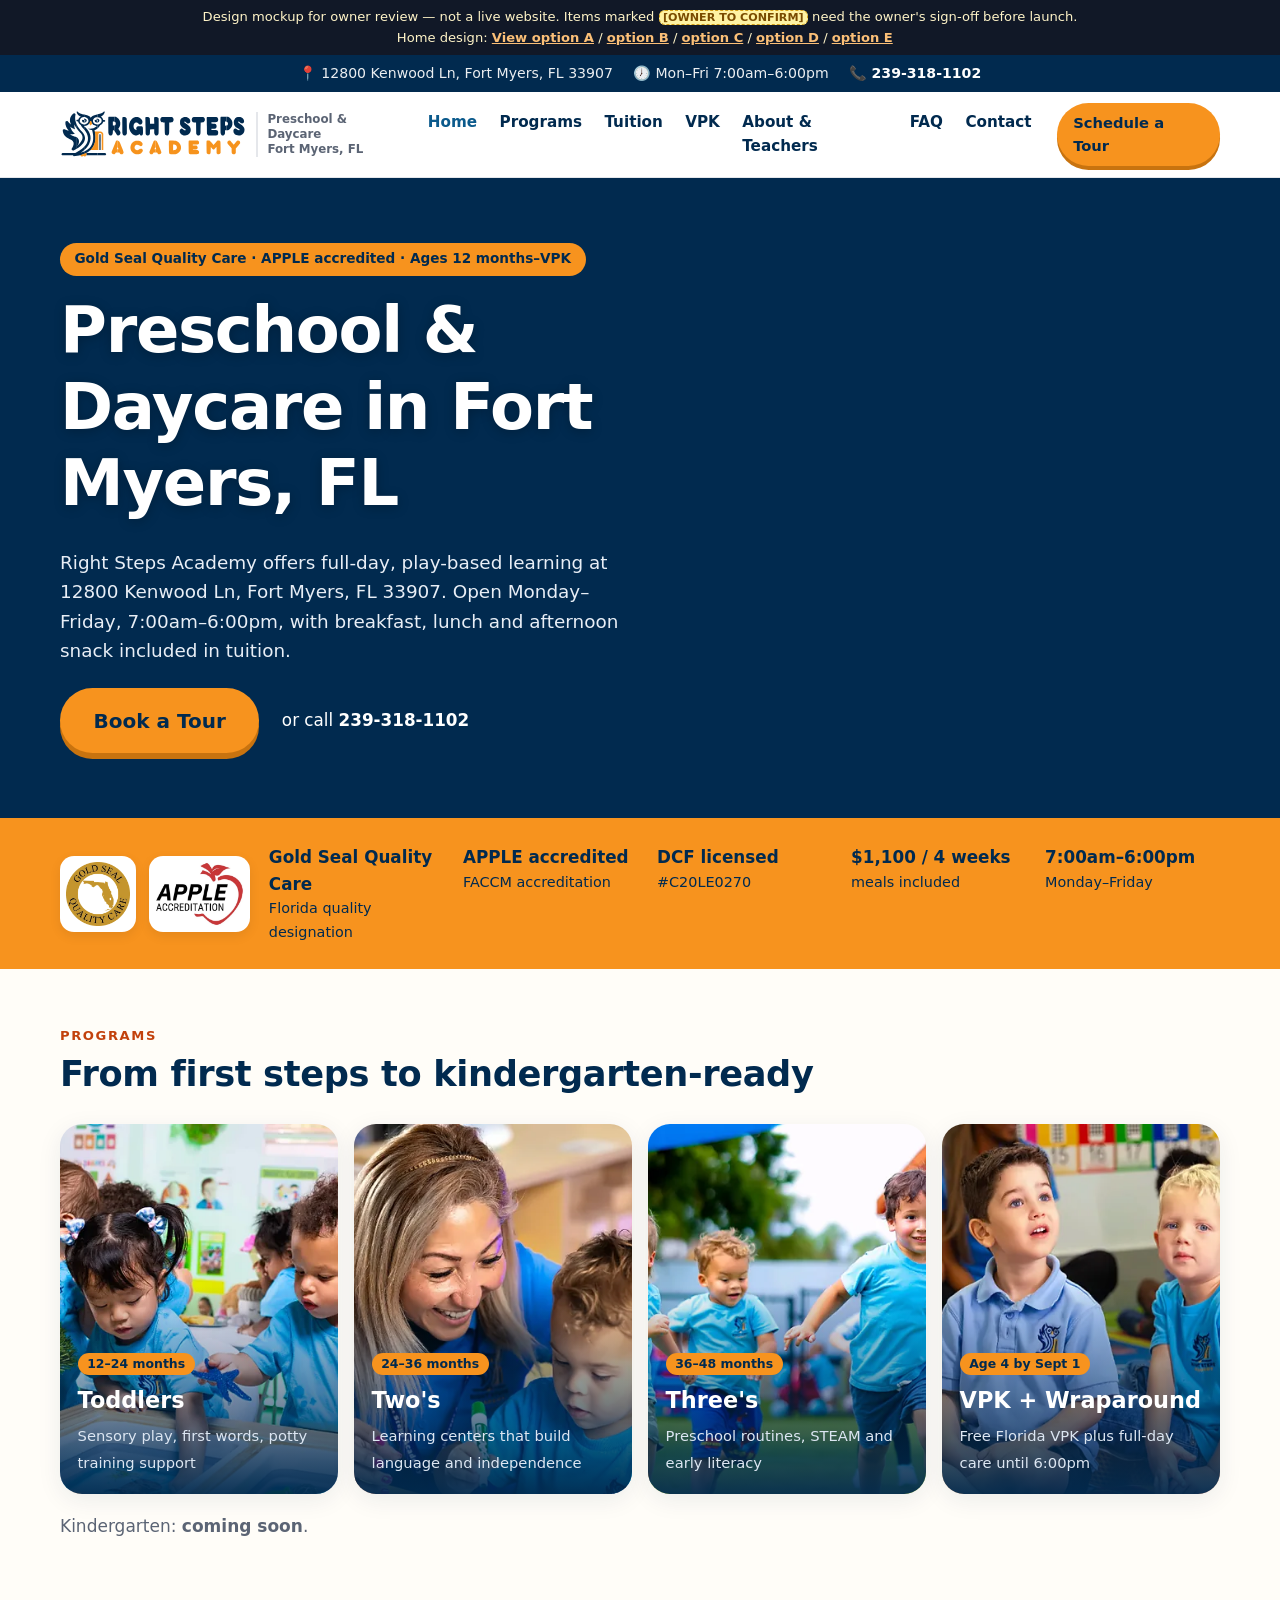
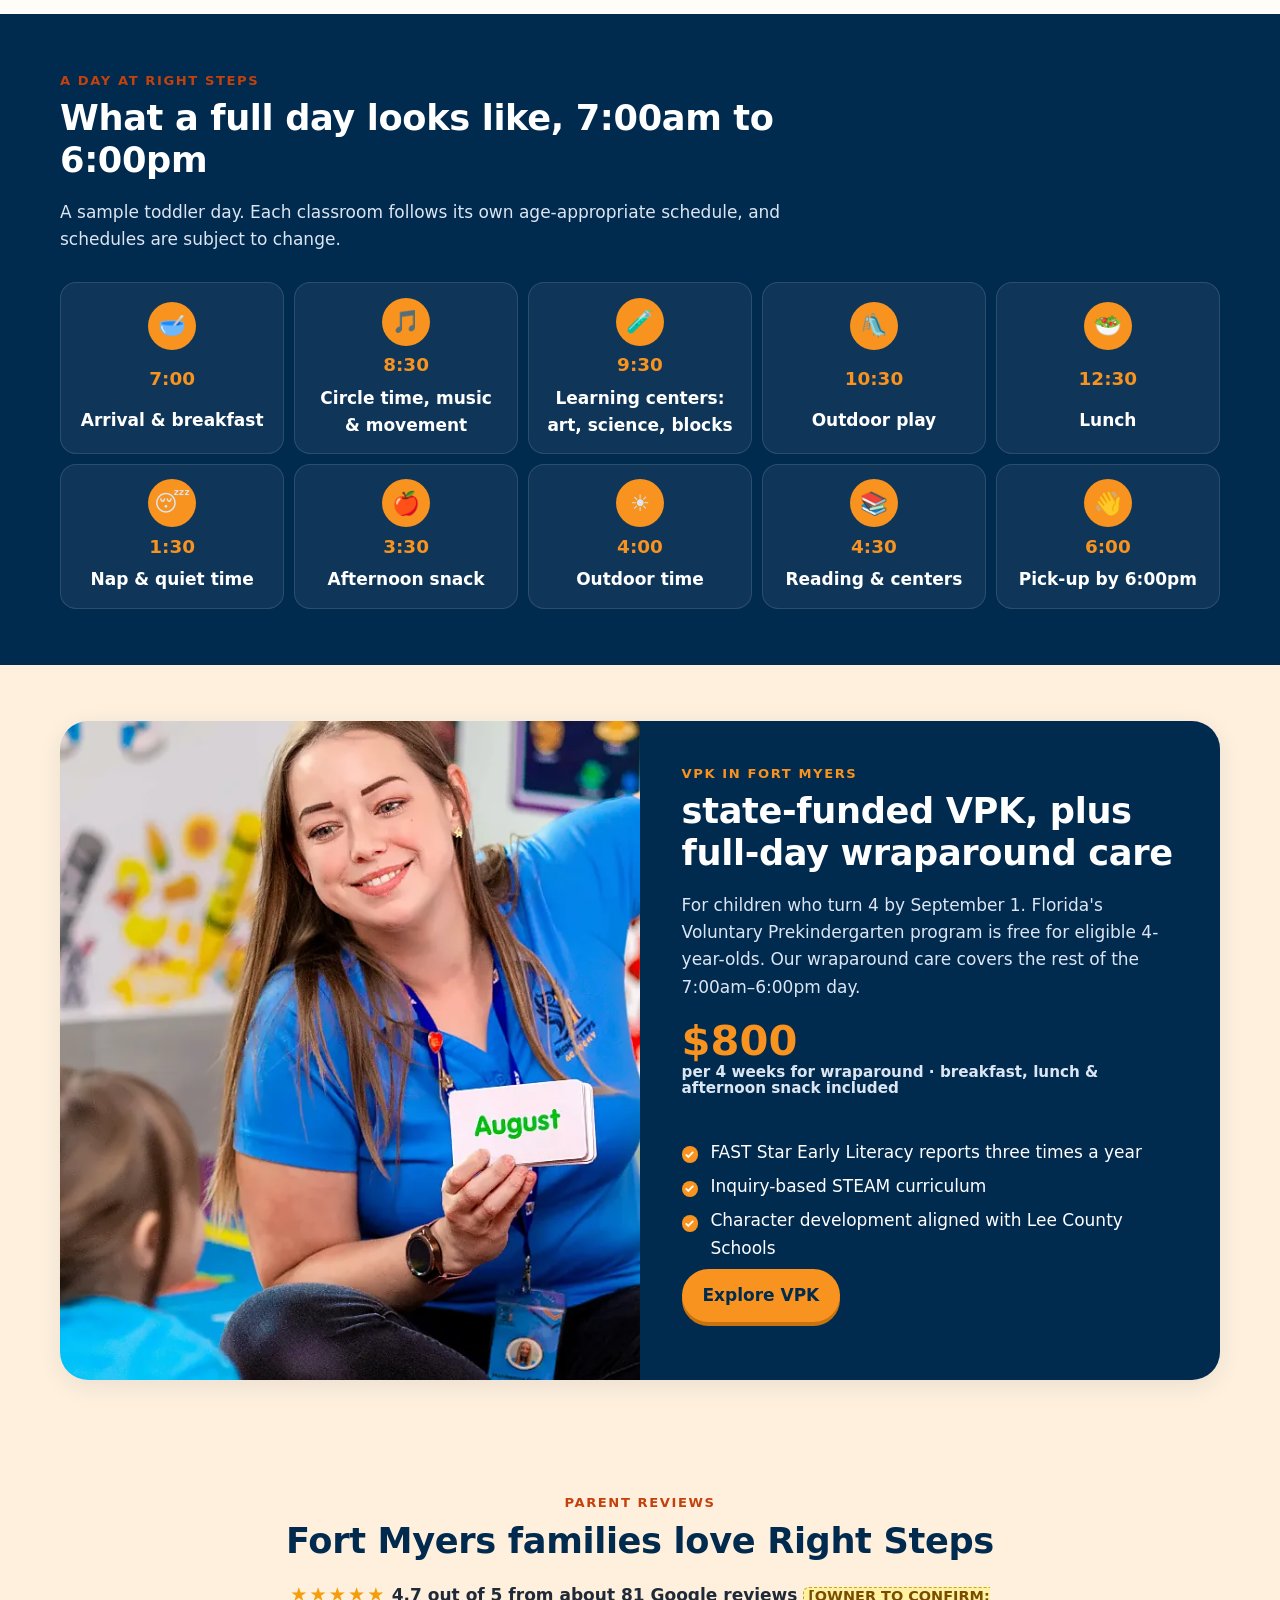
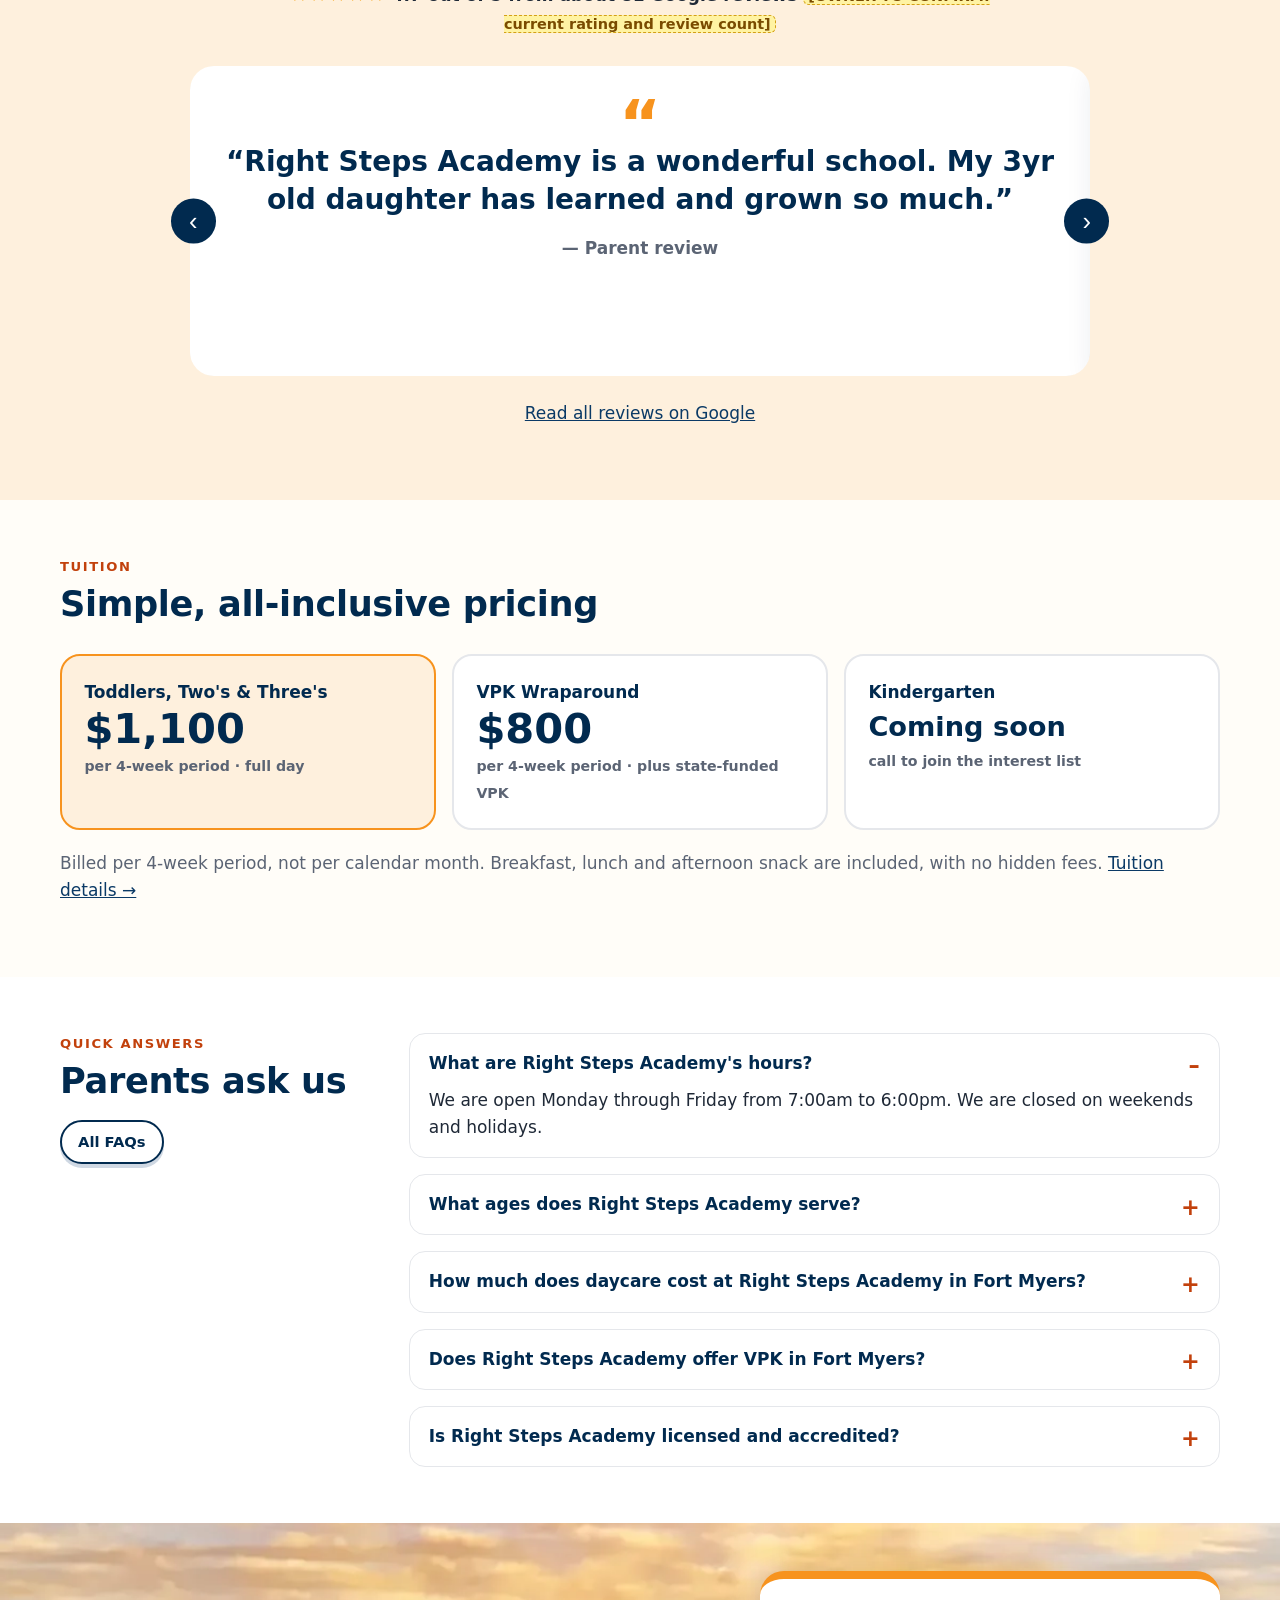
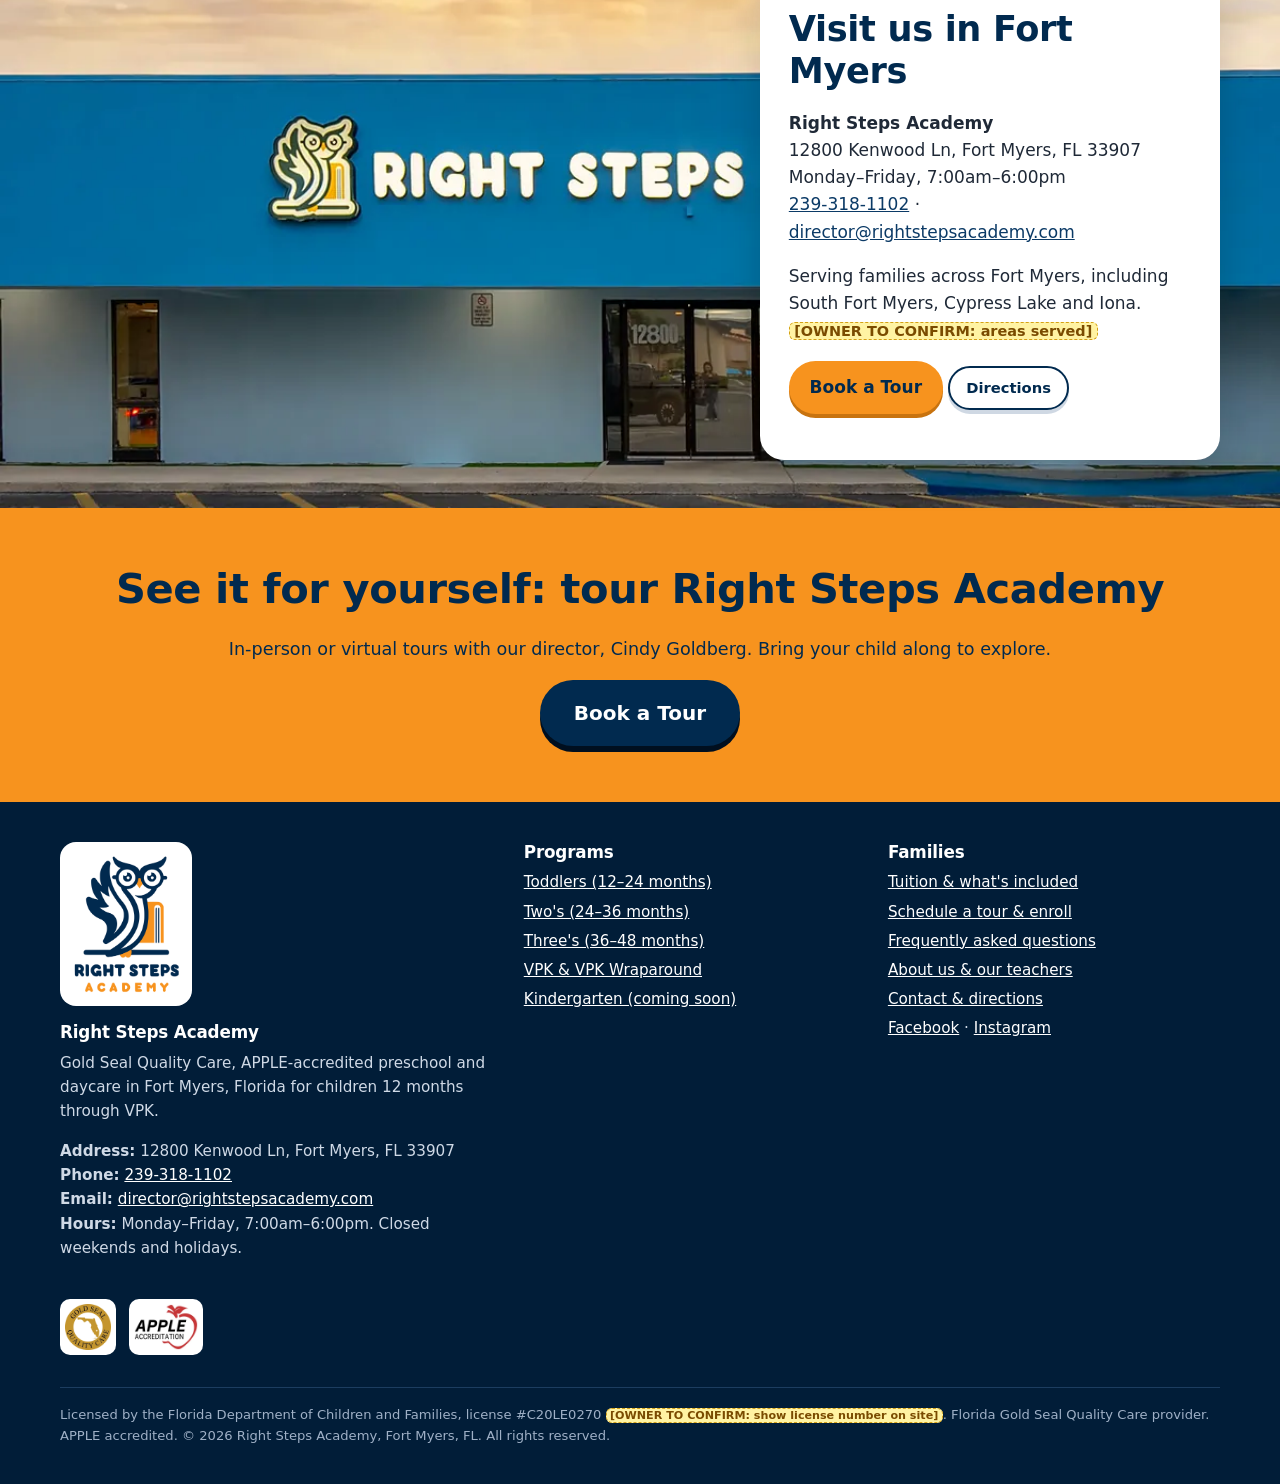
<file: index-b.html>
<!doctype html>
<html lang="en">
<head>
<meta charset="utf-8">
<meta name="viewport" content="width=device-width, initial-scale=1">
<title>Right Steps Academy | Preschool &amp; Daycare in Fort Myers, FL</title>
<meta name="description" content="Gold Seal, APPLE-accredited preschool &amp; daycare in Fort Myers, FL for ages 12 months–VPK. Open 7am–6pm. $1,100 per 4 weeks, meals included. Book a tour.">
<!-- MOCKUP: remove the noindex line below before launch -->
<meta name="robots" content="noindex, nofollow">
<link rel="canonical" href="https://rightstepsacademy.com/">
<meta property="og:type" content="website">
<meta property="og:site_name" content="Right Steps Academy">
<meta property="og:title" content="Right Steps Academy | Preschool &amp; Daycare in Fort Myers, FL">
<meta property="og:description" content="Gold Seal, APPLE-accredited preschool &amp; daycare in Fort Myers, FL for ages 12 months–VPK. Open 7am–6pm. $1,100 per 4 weeks, meals included. Book a tour.">
<meta property="og:url" content="https://rightstepsacademy.com/">
<meta name="geo.region" content="US-FL">
<meta name="geo.placename" content="Fort Myers">
<meta name="geo.position" content="26.554355;-81.87447">
<link rel="icon" href="assets/brand/favicon-32.png" sizes="32x32" type="image/png">
<link rel="icon" href="assets/brand/icon-192.png" sizes="192x192" type="image/png">
<link rel="apple-touch-icon" href="assets/brand/apple-touch-icon.png">
<meta name="theme-color" content="#012A4F">
<link rel="stylesheet" href="assets/style.css">
<link rel="stylesheet" href="assets/style-b.css">
<script type="application/ld+json">
{
 "@context": "https://schema.org",
 "@type": [
  "ChildCare",
  "Preschool"
 ],
 "@id": "https://rightstepsacademy.com/#school",
 "name": "Right Steps Academy",
 "url": "https://rightstepsacademy.com/",
 "logo": "https://rightstepsacademy.com/assets/brand/rsa-logo-stacked.png",
 "image": "https://rightstepsacademy.com/assets/photos/building-exterior-kenwood-ln.webp",
 "description": "Licensed, Gold Seal Quality Care and APPLE-accredited preschool and daycare in Fort Myers, Florida for children 12 months through VPK. Full-day care Monday–Friday 7:00am–6:00pm with breakfast, lunch and afternoon snack included in tuition.",
 "award": [
  "Florida Gold Seal Quality Care provider",
  "APPLE Accreditation (Accredited Professional Preschool Learning Environment)"
 ],
 "hasCredential": [
  {
   "@type": "EducationalOccupationalCredential",
   "name": "Gold Seal Quality Care",
   "credentialCategory": "Quality designation",
   "recognizedBy": {
    "@type": "GovernmentOrganization",
    "name": "Florida Department of Education, Division of Early Learning"
   }
  },
  {
   "@type": "EducationalOccupationalCredential",
   "name": "APPLE Accreditation (Accredited Professional Preschool Learning Environment)",
   "credentialCategory": "Accreditation",
   "recognizedBy": {
    "@type": "Organization",
    "name": "Florida Association for Child Care Management (FACCM)",
    "url": "https://www.faccm.org/"
   }
  }
 ],
 "telephone": "+1-239-318-1102",
 "email": "director@rightstepsacademy.com",
 "address": {
  "@type": "PostalAddress",
  "streetAddress": "12800 Kenwood Ln",
  "addressLocality": "Fort Myers",
  "addressRegion": "FL",
  "postalCode": "33907",
  "addressCountry": "US"
 },
 "geo": {
  "@type": "GeoCoordinates",
  "latitude": 26.554355,
  "longitude": -81.87447
 },
 "hasMap": "https://www.google.com/maps/search/?api=1&query=Right+Steps+Academy+12800+Kenwood+Ln+Fort+Myers+FL+33907",
 "openingHoursSpecification": [
  {
   "@type": "OpeningHoursSpecification",
   "dayOfWeek": [
    "Monday",
    "Tuesday",
    "Wednesday",
    "Thursday",
    "Friday"
   ],
   "opens": "07:00",
   "closes": "18:00"
  }
 ],
 "priceRange": "$800–$1,100 per 4 weeks",
 "currenciesAccepted": "USD",
 "areaServed": [
  {
   "@type": "City",
   "name": "Fort Myers, FL"
  },
  {
   "@type": "AdministrativeArea",
   "name": "Lee County, FL"
  }
 ],
 "sameAs": [
  "https://www.facebook.com/people/Right-Steps-Academy/61551797728011/",
  "https://www.instagram.com/right_steps_academy/"
 ],
 "makesOffer": [
  {
   "@type": "Offer",
   "name": "Toddlers (12–24 months)",
   "price": "1100",
   "priceCurrency": "USD",
   "description": "Full-day toddler program, 7:00am–6:00pm, breakfast, lunch and afternoon snack included. Price per 4-week period.",
   "url": "https://rightstepsacademy.com/programs/#toddlers"
  },
  {
   "@type": "Offer",
   "name": "Two's (24–36 months)",
   "price": "1100",
   "priceCurrency": "USD",
   "description": "Full-day program for two-year-olds, 7:00am–6:00pm, breakfast, lunch and afternoon snack included. Price per 4-week period.",
   "url": "https://rightstepsacademy.com/programs/#twos"
  },
  {
   "@type": "Offer",
   "name": "Three's (36–48 months)",
   "price": "1100",
   "priceCurrency": "USD",
   "description": "Full-day preschool for three-year-olds, 7:00am–6:00pm, breakfast, lunch and afternoon snack included. Price per 4-week period.",
   "url": "https://rightstepsacademy.com/programs/#threes"
  },
  {
   "@type": "Offer",
   "name": "VPK Wraparound (age 4 by September 1)",
   "price": "800",
   "priceCurrency": "USD",
   "description": "Wraparound care around Florida's state-funded VPK program, 7:00am–6:00pm, breakfast, lunch and afternoon snack included. Price per 4-week period.",
   "url": "https://rightstepsacademy.com/vpk/"
  }
 ]
}
</script>
<script type="application/ld+json">
{
 "@context": "https://schema.org",
 "@type": "WebSite",
 "name": "Right Steps Academy",
 "url": "https://rightstepsacademy.com/"
}
</script>
</head>
<body class="option-b">
<a class="skip" href="#main">Skip to content</a>
<div class="mock-banner" role="note">Design mockup for owner review — not a live website. Items marked <span class="otc">[OWNER TO CONFIRM]</span> need the owner's sign-off before launch. <span class="switch">Home design: <a href="index.html">View option A</a> / <a href="index-b.html">option B</a> / <a href="index-c.html">option C</a> / <a href="index-d.html">option D</a> / <a href="index-e.html">option E</a></span></div>
<div class="topbar"><div class="wrap">
<span>📍 12800 Kenwood Ln, Fort Myers, FL 33907</span><span>🕖 Mon–Fri 7:00am–6:00pm</span><a href="tel:+12393181102">📞 239-318-1102</a>
</div></div>
<header class="site-header"><div class="wrap">
<a class="brand" href="index.html"><img src="assets/brand/rsa-logo-horizontal.svg" alt="Right Steps Academy home" width="186" height="48"><small>Preschool &amp; Daycare<br>Fort Myers, FL</small></a>
<button class="nav-toggle" aria-expanded="false" aria-controls="main-nav">Menu</button>
<nav id="main-nav" class="main-nav" aria-label="Main"><ul><li><a href="index.html" aria-current="page">Home</a></li><li><a href="programs.html">Programs</a></li><li><a href="tuition.html">Tuition</a></li><li><a href="vpk.html">VPK</a></li><li><a href="about.html">About & Teachers</a></li><li><a href="faq.html">FAQ</a></li><li><a href="contact.html">Contact</a></li><li class="mobile-only"><a href="enroll.html">Schedule a Tour</a></li></ul></nav>
<a class="btn small header-cta" href="enroll.html">Schedule a Tour</a>
</div></header>
<main id="main">
<section class="b-hero">
<picture>
<source media="(max-width: 699px)" srcset="assets/photos/home-b-hero-mobile.webp" width="675" height="675">
<img class="b-hero-img" src="assets/photos/home-b-hero-playground-uniforms.webp" alt="Preschoolers in Right Steps Academy owl uniform shirts on the playground in Fort Myers, FL" width="1900" height="710" fetchpriority="high" decoding="async">
</picture>
<div class="b-hero-overlay"><div class="wrap">
<p class="b-kicker">Gold Seal Quality Care · APPLE accredited · Ages 12 months–VPK</p>
<h1>Preschool &amp; Daycare in Fort Myers, FL</h1>
<p class="b-sub">Right Steps Academy offers full-day, play-based learning at 12800 Kenwood Ln, Fort Myers, FL 33907. Open Monday–Friday, 7:00am–6:00pm, with breakfast, lunch and afternoon snack included in tuition.</p>
<div class="b-ctas"><a class="btn btn-xl" href="enroll.html">Book a Tour</a><a class="b-call" href="tel:+12393181102">or call <strong>239-318-1102</strong></a></div>
</div></div>
</section>

<section class="b-accred" aria-label="Accreditation, licensing and quick facts"><div class="wrap b-accred-row">
<div class="b-badges"><img src="assets/accreditation/gold-seal-quality-care.webp" alt="Florida Gold Seal Quality Care logo" width="96" height="96" loading="lazy"><img src="assets/accreditation/apple-accreditation.webp" alt="APPLE Accreditation logo" width="134" height="96" loading="lazy"></div>
<ul class="b-facts">
<li><b>Gold Seal Quality Care</b>Florida quality designation</li>
<li><b>APPLE accredited</b>FACCM accreditation</li>
<li><b>DCF licensed</b>#C20LE0270</li>
<li><b>$1,100 / 4 weeks</b>meals included</li>
<li><b>7:00am–6:00pm</b>Monday–Friday</li>
</ul>
</div></section>

<section><div class="wrap">
<div class="b-head"><p class="b-eyebrow">Programs</p><h2>From first steps to kindergarten-ready</h2></div>
<div class="b-tiles">
<a class="b-tile" href="programs.html#toddlers"><img src="assets/photos/toddlers-sensory-table.webp" alt="Toddlers exploring a water sensory table at Right Steps Academy in Fort Myers" width="600" height="450" loading="lazy" decoding="async"><span class="b-tile-txt"><em>12–24 months</em><strong>Toddlers</strong><span>Sensory play, first words, potty training support</span></span></a>
<a class="b-tile" href="programs.html#twos"><img src="assets/photos/twos-teacher-small-group.webp" alt="Teacher working one-on-one with a child on early writing skills" width="600" height="450" loading="lazy" decoding="async"><span class="b-tile-txt"><em>24–36 months</em><strong>Two's</strong><span>Learning centers that build language and independence</span></span></a>
<a class="b-tile" href="programs.html#threes"><img src="assets/photos/threes-outdoor-play.webp" alt="Three preschoolers in Right Steps Academy shirts running on the playground lawn" width="600" height="450" loading="lazy" decoding="async"><span class="b-tile-txt"><em>36–48 months</em><strong>Three's</strong><span>Preschool routines, STEAM and early literacy</span></span></a>
<a class="b-tile" href="vpk.html"><img src="assets/photos/vpk-circle-time.webp" alt="VPK students in Right Steps Academy uniforms sitting on the rug at circle time" width="600" height="450" loading="lazy" decoding="async"><span class="b-tile-txt"><em>Age 4 by Sept 1</em><strong>VPK + Wraparound</strong><span>Free Florida VPK plus full-day care until 6:00pm</span></span></a>
</div>
<p class="b-note">Kindergarten: <strong>coming soon</strong>.</p>
</div></section>

<section class="b-day-sec"><div class="wrap">
<div class="b-head"><p class="b-eyebrow">A day at Right Steps</p><h2>What a full day looks like, 7:00am to 6:00pm</h2>
<p>A sample toddler day. Each classroom follows its own age-appropriate schedule, and schedules are subject to change.</p></div>
<ol class="b-day"><li><span class="b-ico" aria-hidden="true">🥣</span><b>7:00</b><span>Arrival &amp; breakfast</span></li><li><span class="b-ico" aria-hidden="true">🎵</span><b>8:30</b><span>Circle time, music &amp; movement</span></li><li><span class="b-ico" aria-hidden="true">🧪</span><b>9:30</b><span>Learning centers: art, science, blocks</span></li><li><span class="b-ico" aria-hidden="true">🛝</span><b>10:30</b><span>Outdoor play</span></li><li><span class="b-ico" aria-hidden="true">🥗</span><b>12:30</b><span>Lunch</span></li><li><span class="b-ico" aria-hidden="true">😴</span><b>1:30</b><span>Nap &amp; quiet time</span></li><li><span class="b-ico" aria-hidden="true">🍎</span><b>3:30</b><span>Afternoon snack</span></li><li><span class="b-ico" aria-hidden="true">☀️</span><b>4:00</b><span>Outdoor time</span></li><li><span class="b-ico" aria-hidden="true">📚</span><b>4:30</b><span>Reading &amp; centers</span></li><li><span class="b-ico" aria-hidden="true">👋</span><b>6:00</b><span>Pick-up by 6:00pm</span></li></ol>
</div></section>

<section class="b-vpk"><div class="wrap b-vpk-grid">
<div class="b-vpk-photo"><img class="photo" src="assets/photos/vpk-classroom.webp" alt="VPK teacher holding up a calendar word card during a lesson in Fort Myers" width="1136" height="710" loading="lazy" decoding="async"></div>
<div class="b-vpk-panel">
<p class="b-eyebrow light">VPK in Fort Myers</p>
<h2>state-funded VPK, plus full-day wraparound care</h2>
<p>For children who turn 4 by September 1. Florida's Voluntary Prekindergarten program is free for eligible 4-year-olds. Our wraparound care covers the rest of the 7:00am–6:00pm day.</p>
<p class="b-price">$800 <small>per 4 weeks for wraparound · breakfast, lunch &amp; afternoon snack included</small></p>
<ul class="checks light"><li>FAST Star Early Literacy reports three times a year</li><li>Inquiry-based STEAM curriculum</li><li>Character development aligned with Lee County Schools</li></ul>
<p><a class="btn" href="vpk.html">Explore VPK</a></p>
</div>
</div></section>

<section class="b-reviews"><div class="wrap">
<div class="b-head center"><p class="b-eyebrow">Parent reviews</p><h2>Fort Myers families love Right Steps</h2>
<p><span class="stars" aria-hidden="true">★★★★★</span> <strong>4.7 out of 5 from about 81 Google reviews</strong> <mark class="otc">[OWNER TO CONFIRM: current rating and review count]</mark></p></div>
<div class="b-carousel" aria-roledescription="carousel" aria-label="Parent reviews">
<button class="b-prev" type="button" aria-label="Previous review">‹</button>
<div class="b-track" tabindex="0"><figure class="b-slide"><blockquote>“Right Steps Academy is a wonderful school. My 3yr old daughter has learned and grown so much.”</blockquote><figcaption>— Parent review</figcaption></figure><figure class="b-slide"><blockquote>“We love Right Steps Academy! It's a safe and welcoming environment.”</blockquote><figcaption>— Parent review</figcaption></figure><figure class="b-slide"><blockquote>“Such an amazing school! We love all the teachers and staff. My 2 &amp; 4 year old have been here for a year and never had any issues! Highly recommend them”</blockquote><figcaption>— Parent review</figcaption></figure></div>
<button class="b-next" type="button" aria-label="Next review">›</button>
</div>
<p class="center mt"><a href="https://www.google.com/maps/search/?api=1&query=Right+Steps+Academy+12800+Kenwood+Ln+Fort+Myers+FL+33907" rel="noopener">Read all reviews on Google</a></p>
</div></section>

<section><div class="wrap">
<div class="b-head"><p class="b-eyebrow">Tuition</p><h2>Simple, all-inclusive pricing</h2></div>
<div class="b-prices">
<div><span>Toddlers, Two's &amp; Three's</span><b>$1,100</b><small>per 4-week period · full day</small></div>
<div><span>VPK Wraparound</span><b>$800</b><small>per 4-week period · plus state-funded VPK</small></div>
<div><span>Kindergarten</span><b class="soon">Coming soon</b><small>call to join the interest list</small></div>
</div>
<p class="b-note">Billed per 4-week period, not per calendar month. Breakfast, lunch and afternoon snack are included, with no hidden fees. <a href="tuition.html">Tuition details →</a></p>
</div></section>

<section class="alt-bg"><div class="wrap b-faq-grid">
<div><p class="b-eyebrow">Quick answers</p><h2>Parents ask us</h2><p><a class="btn alt small" href="faq.html">All FAQs</a></p></div>
<div class="faq-list">
<details class="b-q" open><summary>What are Right Steps Academy's hours?</summary><p>We are open Monday through Friday from 7:00am to 6:00pm. We are closed on weekends and holidays.</p></details><details class="b-q"><summary>What ages does Right Steps Academy serve?</summary><p>We enroll children from 12 months old through VPK (children who are 4 years old by September 1). Our classrooms are Toddlers (12–24 months), Two's (24–36 months), Three's (36–48 months) and VPK. Kindergarten is coming soon.</p></details><details class="b-q"><summary>How much does daycare cost at Right Steps Academy in Fort Myers?</summary><p>Tuition for Toddlers, Two's and Three's is $1,100 per 4-week period. VPK Wraparound care for 4- and 5-year-olds is $800 per 4-week period. Tuition is billed in 4-week periods, not calendar months, and it includes breakfast, lunch and afternoon snack. There are no hidden fees. Registration/enrollment fee: <mark class="otc">[OWNER TO CONFIRM: fee amount, if any]</mark></p></details><details class="b-q"><summary>Does Right Steps Academy offer VPK in Fort Myers?</summary><p>Yes. Our VPK classroom is for children who turn 4 by September 1. Florida's Voluntary Prekindergarten (VPK) program is free for eligible 4-year-olds, and our VPK Wraparound care ($800 per 4 weeks) covers the rest of the 7:00am–6:00pm day, with breakfast, lunch and afternoon snack included.</p></details><details class="b-q"><summary>Is Right Steps Academy licensed and accredited?</summary><p>Yes. Right Steps Academy is a licensed child care facility in Florida (DCF license #C20LE0270), a Florida Gold Seal Quality Care provider, and APPLE accredited (Accredited Professional Preschool Learning Environment, from the Florida Association for Child Care Management). Gold Seal is Florida's designation for child care programs accredited by a state-approved accrediting agency.</p></details>
</div>
</div></section>

<section class="b-visit">
<img class="b-visit-img" src="assets/photos/building-exterior-kenwood-ln.webp" alt="Right Steps Academy building and storefront sign on Kenwood Ln in Fort Myers, FL" width="1200" height="675" loading="lazy" decoding="async">
<div class="wrap"><div class="b-visit-card">
<h2>Visit us in Fort Myers</h2>
<p><strong>Right Steps Academy</strong><br>12800 Kenwood Ln, Fort Myers, FL 33907<br>Monday–Friday, 7:00am–6:00pm<br><a href="tel:+12393181102">239-318-1102</a> · <a href="mailto:director@rightstepsacademy.com">director@rightstepsacademy.com</a></p>
<p>Serving families across Fort Myers, including South Fort Myers, Cypress Lake and Iona. <mark class="otc">[OWNER TO CONFIRM: areas served]</mark></p>
<p><a class="btn" href="enroll.html">Book a Tour</a> <a class="btn alt small" href="https://www.google.com/maps/search/?api=1&query=Right+Steps+Academy+12800+Kenwood+Ln+Fort+Myers+FL+33907" rel="noopener">Directions</a></p>
</div></div>
</section>

<section class="b-final"><div class="wrap center">
<h2>See it for yourself: tour Right Steps Academy</h2>
<p>In-person or virtual tours with our director, Cindy Goldberg. Bring your child along to explore.</p>
<a class="btn btn-xl navy" href="enroll.html">Book a Tour</a>
</div></section>
</main>
<footer class="site-footer"><div class="wrap">
<div class="grid">
<div>
<img class="footer-logo" src="assets/brand/rsa-logo-stacked.png" alt="Right Steps Academy owl logo" width="132" height="169" loading="lazy">
<h2>Right Steps Academy</h2>
<p>Gold Seal Quality Care, APPLE-accredited preschool and daycare in Fort Myers, Florida for children 12 months through VPK.</p>
<p><strong>Address:</strong> 12800 Kenwood Ln, Fort Myers, FL 33907<br>
<strong>Phone:</strong> <a href="tel:+12393181102">239-318-1102</a><br>
<strong>Email:</strong> <a href="mailto:director@rightstepsacademy.com">director@rightstepsacademy.com</a><br>
<strong>Hours:</strong> Monday–Friday, 7:00am–6:00pm. Closed weekends and holidays.</p>
</div>
<div><h2>Programs</h2><ul>
<li><a href="programs.html#toddlers">Toddlers (12–24 months)</a></li>
<li><a href="programs.html#twos">Two's (24–36 months)</a></li>
<li><a href="programs.html#threes">Three's (36–48 months)</a></li>
<li><a href="vpk.html">VPK &amp; VPK Wraparound</a></li>
<li><a href="programs.html#kindergarten">Kindergarten (coming soon)</a></li>
</ul></div>
<div><h2>Families</h2><ul>
<li><a href="tuition.html">Tuition &amp; what's included</a></li>
<li><a href="enroll.html">Schedule a tour &amp; enroll</a></li>
<li><a href="faq.html">Frequently asked questions</a></li>
<li><a href="about.html">About us &amp; our teachers</a></li>
<li><a href="contact.html">Contact &amp; directions</a></li>
<li><a href="https://www.facebook.com/people/Right-Steps-Academy/61551797728011/" rel="noopener">Facebook</a> · <a href="https://www.instagram.com/right_steps_academy/" rel="noopener">Instagram</a></li>
</ul></div>
</div>
<div class="footer-badges"><img src="assets/accreditation/gold-seal-quality-care.webp" alt="Florida Gold Seal Quality Care logo" width="64" height="64" loading="lazy"><img src="assets/accreditation/apple-accreditation.webp" alt="APPLE Accreditation logo" width="89" height="64" loading="lazy"></div>
<p class="legal">Licensed by the Florida Department of Children and Families, license #C20LE0270 <mark class="otc">[OWNER TO CONFIRM: show license number on site]</mark>. Florida Gold Seal Quality Care provider. APPLE accredited. © 2026 Right Steps Academy, Fort Myers, FL. All rights reserved.</p>
</div></footer>
<div class="sticky-call"><a class="c1" href="tel:+12393181102">Call 239-318-1102</a><a class="c2" href="enroll.html">Book a Tour</a></div>
<script src="assets/main.js" defer></script>
</body></html>
</file>
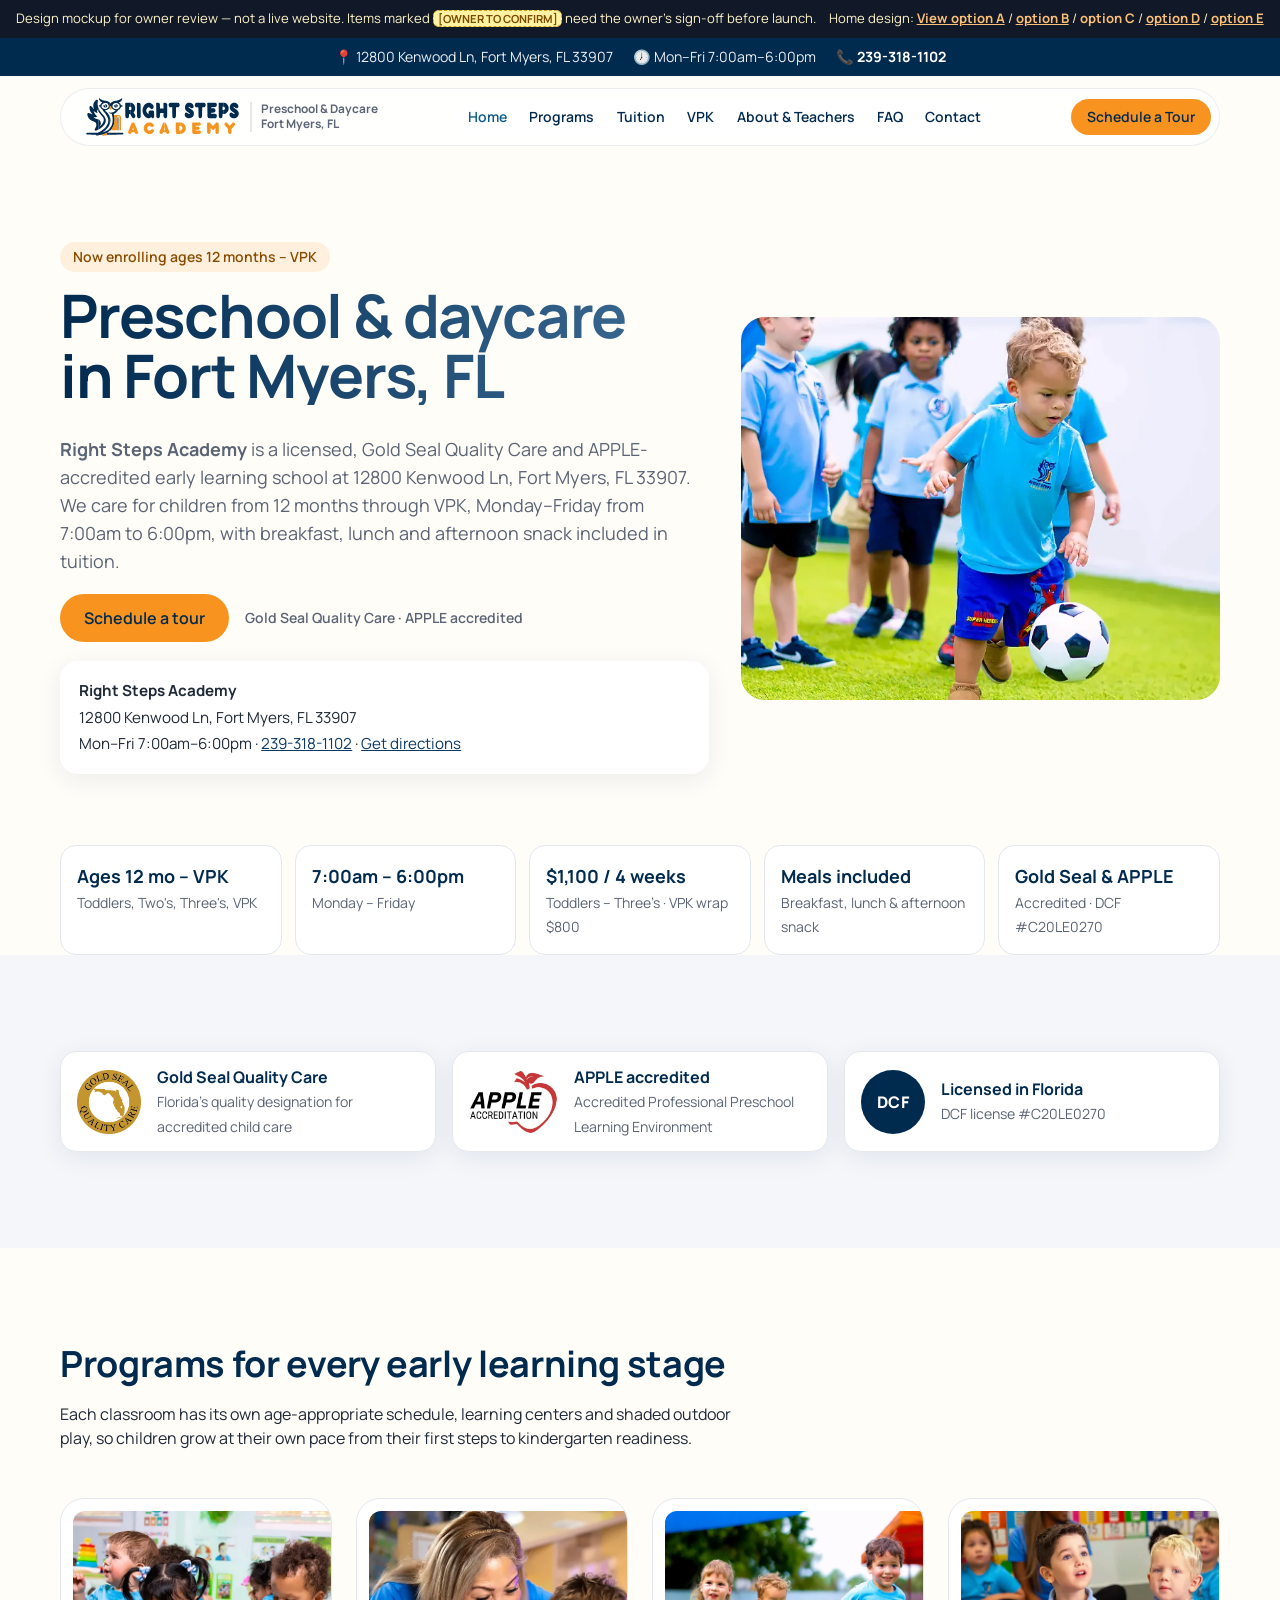
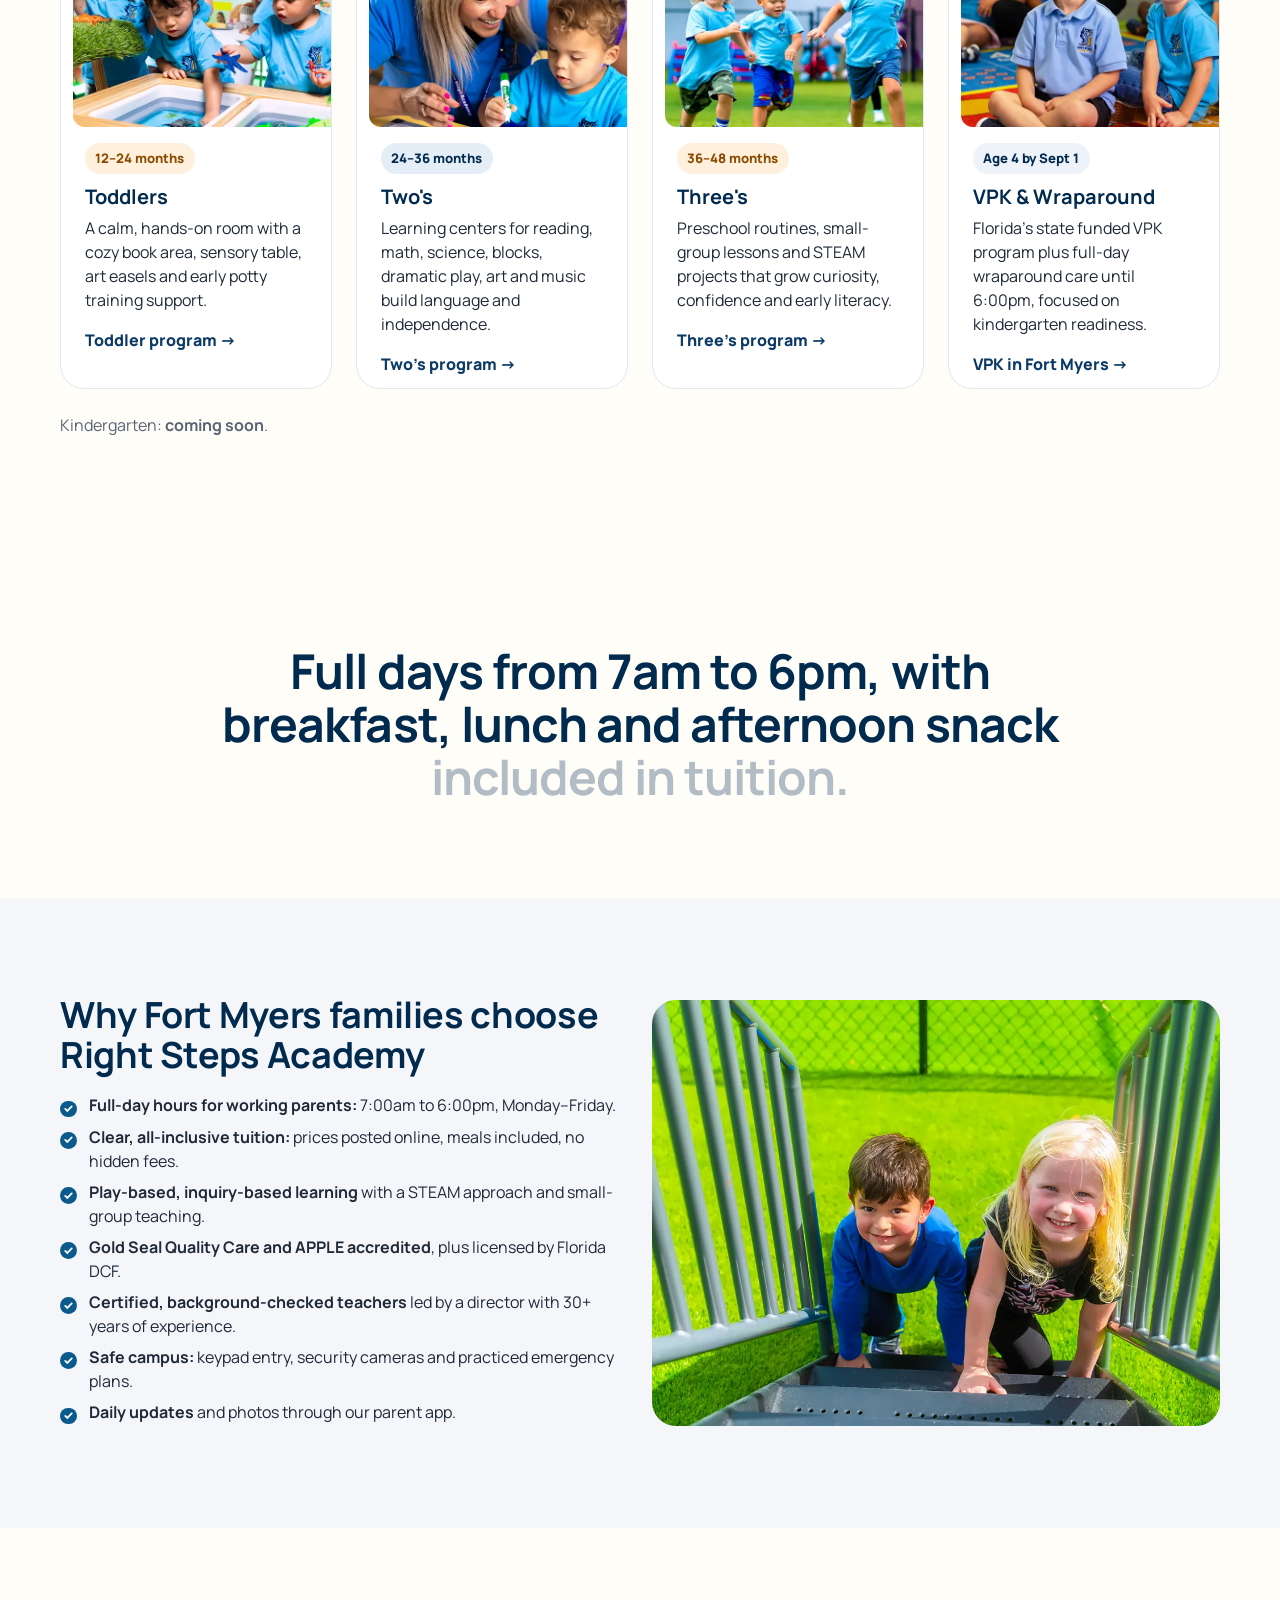
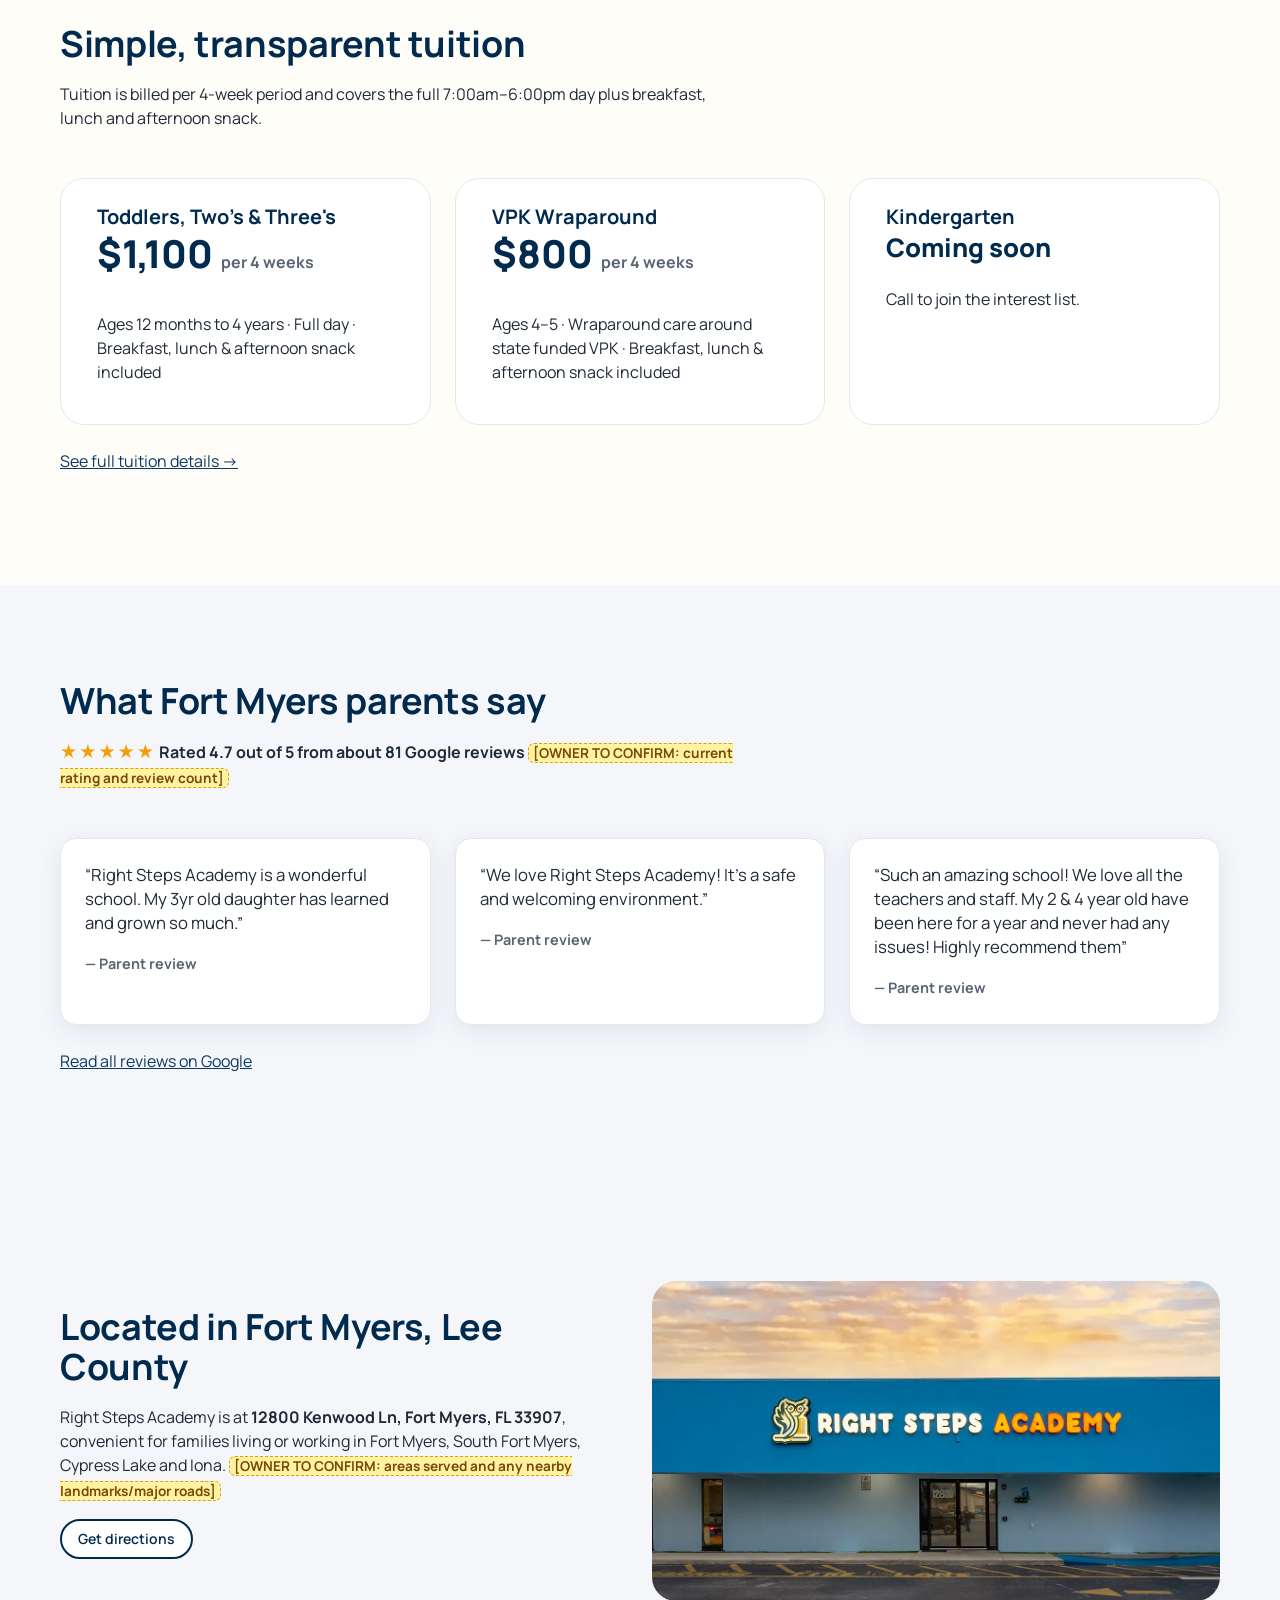
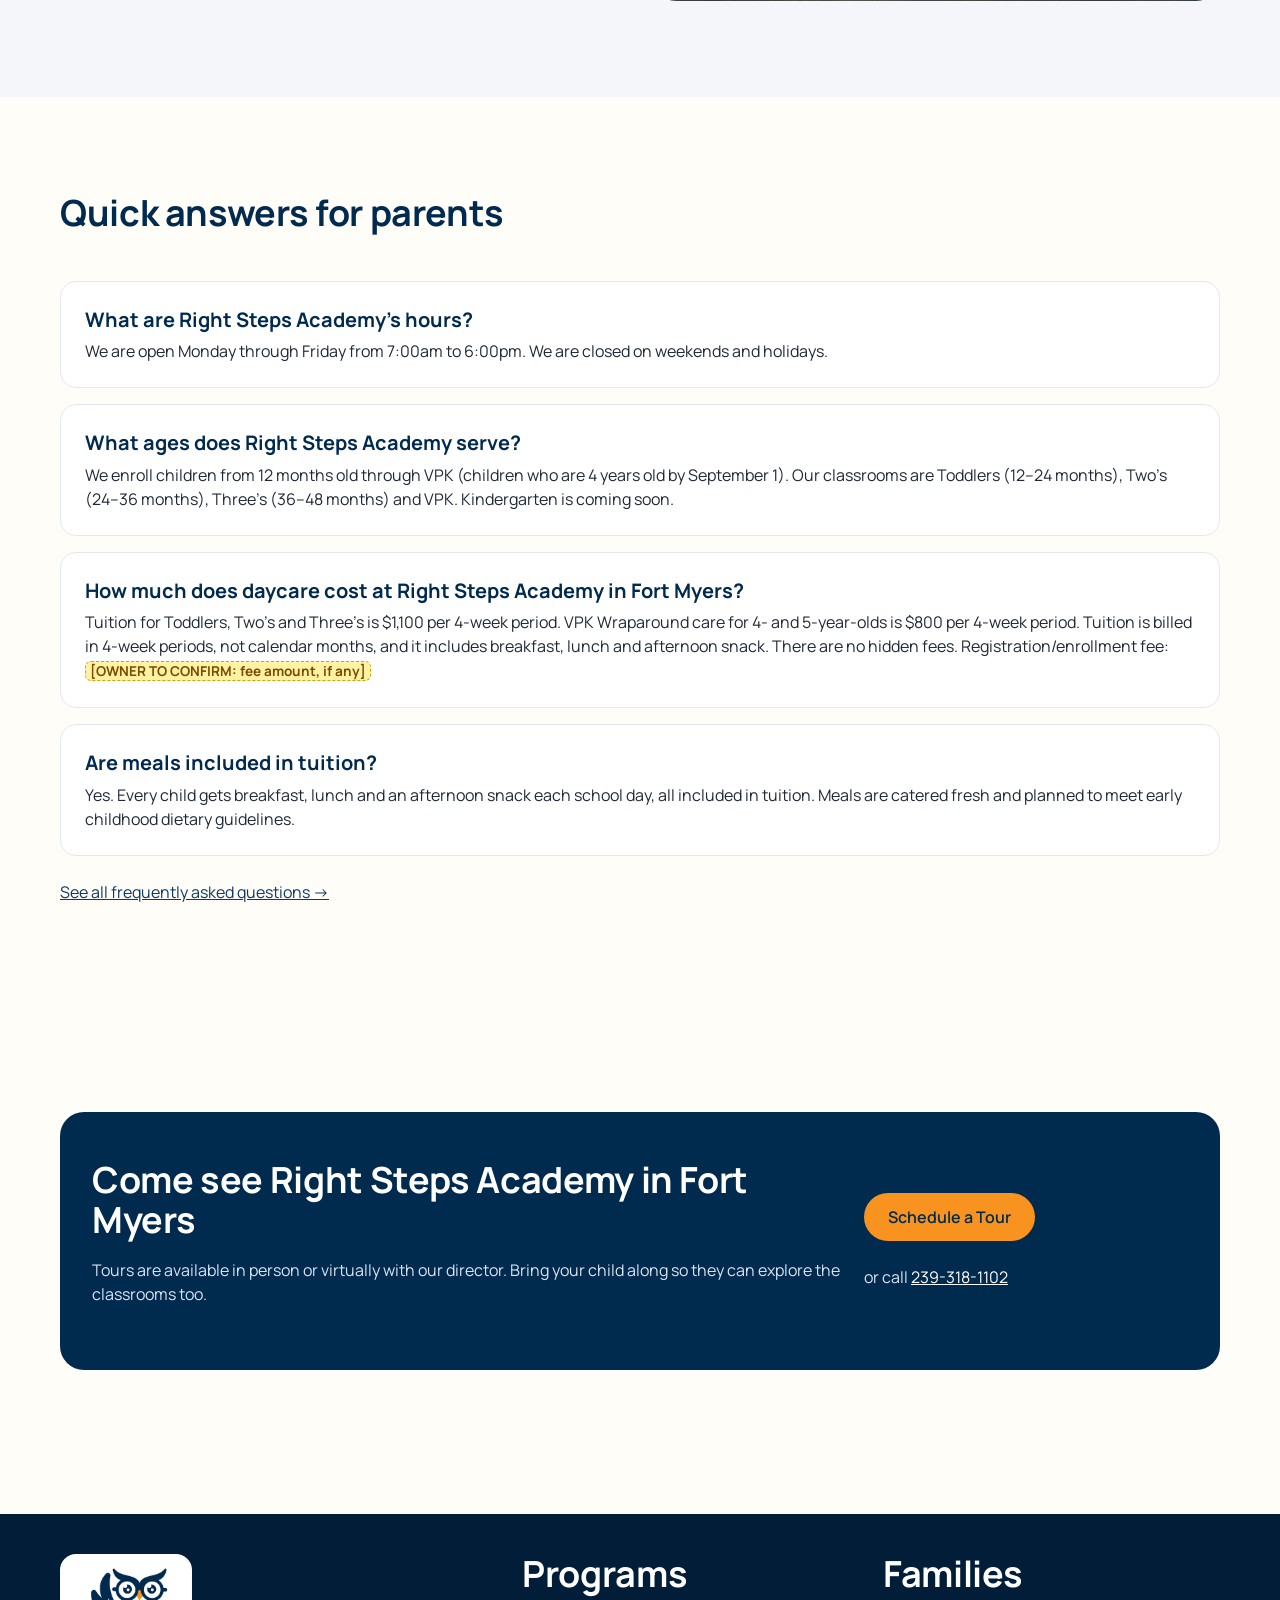
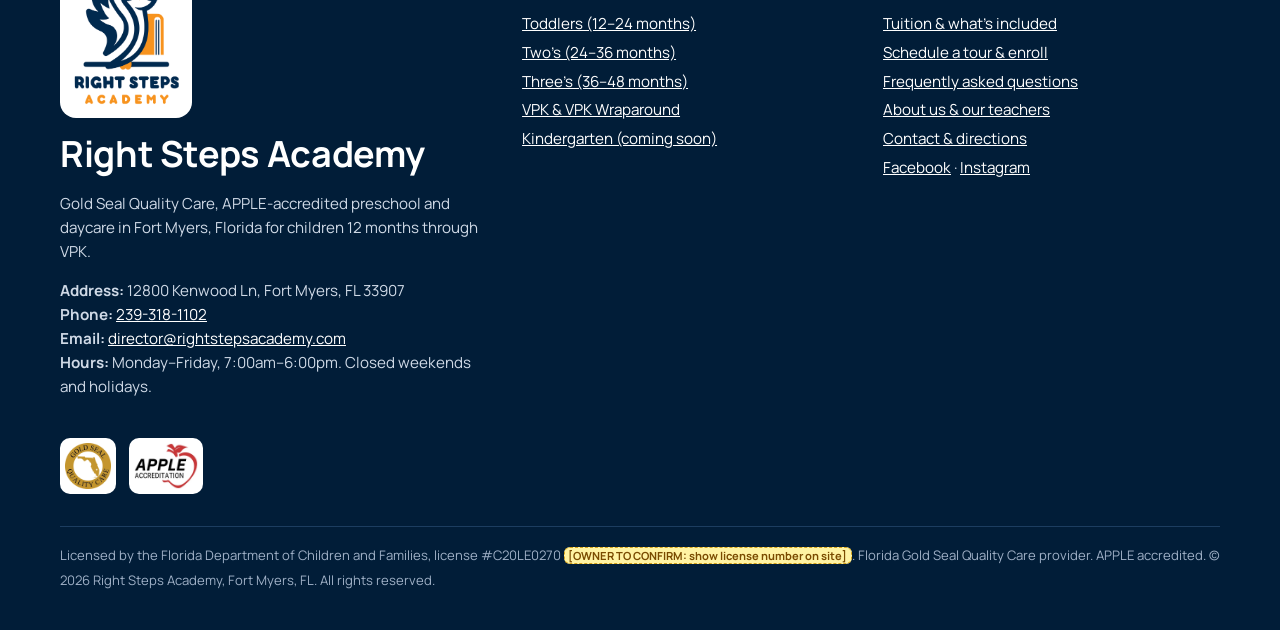
<file: index-c.html>
<!doctype html>
<html lang="en">
<head>
<meta charset="utf-8">
<meta name="viewport" content="width=device-width, initial-scale=1">
<title>Right Steps Academy | Preschool &amp; Daycare in Fort Myers, FL</title>
<meta name="description" content="Licensed preschool &amp; daycare in Fort Myers, FL for ages 12 months–VPK. Open Mon–Fri 7am–6pm. $1,100 per 4 weeks, all meals included. Book a tour.">
<!-- MOCKUP: remove the noindex line below before launch -->
<meta name="robots" content="noindex, nofollow">
<link rel="canonical" href="https://rightstepsacademy.com/">
<meta property="og:type" content="website">
<meta property="og:site_name" content="Right Steps Academy">
<meta property="og:title" content="Right Steps Academy | Preschool &amp; Daycare in Fort Myers, FL">
<meta property="og:description" content="Licensed preschool &amp; daycare in Fort Myers, FL for ages 12 months–VPK. Open Mon–Fri 7am–6pm. $1,100 per 4 weeks, all meals included. Book a tour.">
<meta property="og:url" content="https://rightstepsacademy.com/">
<meta name="geo.region" content="US-FL">
<meta name="geo.placename" content="Fort Myers">
<meta name="geo.position" content="26.554355;-81.87447">
<link rel="icon" href="assets/brand/favicon-32.png" sizes="32x32" type="image/png">
<link rel="icon" href="assets/brand/icon-192.png" sizes="192x192" type="image/png">
<link rel="apple-touch-icon" href="assets/brand/apple-touch-icon.png">
<meta name="theme-color" content="#012A4F">
<link rel="preconnect" href="https://fonts.googleapis.com"><link rel="preconnect" href="https://fonts.gstatic.com" crossorigin>
<link rel="stylesheet" href="https://fonts.googleapis.com/css2?family=Manrope:wght@400;500;600;700&display=swap">
<link rel="stylesheet" href="assets/style.css">
<link rel="stylesheet" href="assets/style-c.css">
<script type="application/ld+json">
{
 "@context": "https://schema.org",
 "@type": [
  "ChildCare",
  "Preschool"
 ],
 "@id": "https://rightstepsacademy.com/#school",
 "name": "Right Steps Academy",
 "url": "https://rightstepsacademy.com/",
 "logo": "https://rightstepsacademy.com/assets/brand/rsa-logo-stacked.png",
 "image": "https://rightstepsacademy.com/assets/photos/building-exterior-kenwood-ln.webp",
 "description": "Licensed, Gold Seal Quality Care and APPLE-accredited preschool and daycare in Fort Myers, Florida for children 12 months through VPK. Full-day care Monday–Friday 7:00am–6:00pm with breakfast, lunch and afternoon snack included in tuition.",
 "award": [
  "Florida Gold Seal Quality Care provider",
  "APPLE Accreditation (Accredited Professional Preschool Learning Environment)"
 ],
 "hasCredential": [
  {
   "@type": "EducationalOccupationalCredential",
   "name": "Gold Seal Quality Care",
   "credentialCategory": "Quality designation",
   "recognizedBy": {
    "@type": "GovernmentOrganization",
    "name": "Florida Department of Education, Division of Early Learning"
   }
  },
  {
   "@type": "EducationalOccupationalCredential",
   "name": "APPLE Accreditation (Accredited Professional Preschool Learning Environment)",
   "credentialCategory": "Accreditation",
   "recognizedBy": {
    "@type": "Organization",
    "name": "Florida Association for Child Care Management (FACCM)",
    "url": "https://www.faccm.org/"
   }
  }
 ],
 "telephone": "+1-239-318-1102",
 "email": "director@rightstepsacademy.com",
 "address": {
  "@type": "PostalAddress",
  "streetAddress": "12800 Kenwood Ln",
  "addressLocality": "Fort Myers",
  "addressRegion": "FL",
  "postalCode": "33907",
  "addressCountry": "US"
 },
 "geo": {
  "@type": "GeoCoordinates",
  "latitude": 26.554355,
  "longitude": -81.87447
 },
 "hasMap": "https://www.google.com/maps/search/?api=1&query=Right+Steps+Academy+12800+Kenwood+Ln+Fort+Myers+FL+33907",
 "openingHoursSpecification": [
  {
   "@type": "OpeningHoursSpecification",
   "dayOfWeek": [
    "Monday",
    "Tuesday",
    "Wednesday",
    "Thursday",
    "Friday"
   ],
   "opens": "07:00",
   "closes": "18:00"
  }
 ],
 "priceRange": "$800–$1,100 per 4 weeks",
 "currenciesAccepted": "USD",
 "areaServed": [
  {
   "@type": "City",
   "name": "Fort Myers, FL"
  },
  {
   "@type": "AdministrativeArea",
   "name": "Lee County, FL"
  }
 ],
 "sameAs": [
  "https://www.facebook.com/people/Right-Steps-Academy/61551797728011/",
  "https://www.instagram.com/right_steps_academy/"
 ],
 "makesOffer": [
  {
   "@type": "Offer",
   "name": "Toddlers (12–24 months)",
   "price": "1100",
   "priceCurrency": "USD",
   "description": "Full-day toddler program, 7:00am–6:00pm, breakfast, lunch and afternoon snack included. Price per 4-week period.",
   "url": "https://rightstepsacademy.com/programs/#toddlers"
  },
  {
   "@type": "Offer",
   "name": "Two's (24–36 months)",
   "price": "1100",
   "priceCurrency": "USD",
   "description": "Full-day program for two-year-olds, 7:00am–6:00pm, breakfast, lunch and afternoon snack included. Price per 4-week period.",
   "url": "https://rightstepsacademy.com/programs/#twos"
  },
  {
   "@type": "Offer",
   "name": "Three's (36–48 months)",
   "price": "1100",
   "priceCurrency": "USD",
   "description": "Full-day preschool for three-year-olds, 7:00am–6:00pm, breakfast, lunch and afternoon snack included. Price per 4-week period.",
   "url": "https://rightstepsacademy.com/programs/#threes"
  },
  {
   "@type": "Offer",
   "name": "VPK Wraparound (age 4 by September 1)",
   "price": "800",
   "priceCurrency": "USD",
   "description": "Wraparound care around Florida's state funded VPK program, 7:00am–6:00pm, breakfast, lunch and afternoon snack included. Price per 4-week period.",
   "url": "https://rightstepsacademy.com/vpk/"
  }
 ]
}
</script>
<script type="application/ld+json">
{
 "@context": "https://schema.org",
 "@type": "WebSite",
 "name": "Right Steps Academy",
 "url": "https://rightstepsacademy.com/"
}
</script>
</head>
<body class="option-c">
<a class="skip" href="#main">Skip to content</a>
<div class="mock-banner" role="note">Design mockup for owner review — not a live website. Items marked <span class="otc">[OWNER TO CONFIRM]</span> need the owner's sign-off before launch. <span class="switch">Home design: <a href="index.html">View option A</a> / <a href="index-b.html">option B</a> / <a href="index-c.html" aria-current="page">option C</a> / <a href="index-d.html">option D</a> / <a href="index-e.html">option E</a></span></div>
<div class="topbar"><div class="wrap">
<span>📍 12800 Kenwood Ln, Fort Myers, FL 33907</span><span>🕖 Mon–Fri 7:00am–6:00pm</span><a href="tel:+12393181102">📞 239-318-1102</a>
</div></div>
<header class="site-header"><div class="wrap">
<a class="brand" href="index-c.html"><img src="assets/brand/rsa-logo-horizontal.svg" alt="Right Steps Academy home" width="186" height="48"><small>Preschool &amp; Daycare<br>Fort Myers, FL</small></a>
<button class="nav-toggle" aria-expanded="false" aria-controls="main-nav">Menu</button>
<nav id="main-nav" class="main-nav" aria-label="Main"><ul><li><a href="index-c.html" aria-current="page">Home</a></li><li><a href="programs.html">Programs</a></li><li><a href="tuition.html">Tuition</a></li><li><a href="vpk.html">VPK</a></li><li><a href="about.html">About & Teachers</a></li><li><a href="faq.html">FAQ</a></li><li><a href="contact.html">Contact</a></li><li class="mobile-only"><a href="enroll.html">Schedule a Tour</a></li></ul></nav>
<a class="btn small header-cta" href="enroll.html">Schedule a Tour</a>
</div></header>
<main id="main">
<section class="hero"><div class="wrap">
<div>
<span class="eyebrow">Now enrolling ages 12 months – VPK</span>
<h1>Preschool &amp; daycare<br>in Fort Myers, FL</h1>
<p class="lead"><strong>Right Steps Academy</strong> is a licensed, Gold Seal Quality Care and APPLE-accredited early learning school at 12800 Kenwood Ln, Fort Myers, FL 33907. We care for children from 12 months through VPK, Monday–Friday from 7:00am to 6:00pm, with breakfast, lunch and afternoon snack included in tuition.</p>
<div class="hero-ctas"><a class="btn" href="enroll.html">Schedule a tour</a><span class="hero-proof">Gold Seal Quality Care · APPLE accredited</span></div>
<div class="nap"><p><strong>Right Steps Academy</strong></p><p>12800 Kenwood Ln, Fort Myers, FL 33907</p><p>Mon–Fri 7:00am–6:00pm · <a href="tel:+12393181102">239-318-1102</a> · <a href="https://www.google.com/maps/search/?api=1&query=Right+Steps+Academy+12800+Kenwood+Ln+Fort+Myers+FL+33907" rel="noopener">Get directions</a></p></div>
</div>
<img class="photo hero-photo" src="assets/photos/home-hero-uniforms-fort-myers.webp" alt="Preschoolers in Right Steps Academy owl uniform shirts playing soccer outdoors in Fort Myers, FL" width="675" height="540" fetchpriority="high" decoding="async">
</div></section>

<div class="wrap facts" aria-label="Quick facts">
<div class="fact"><b>Ages 12 mo – VPK</b><span>Toddlers, Two's, Three's, VPK</span></div>
<div class="fact"><b>7:00am – 6:00pm</b><span>Monday – Friday</span></div>
<div class="fact"><b>$1,100 / 4 weeks</b><span>Toddlers – Three's · VPK wrap $800</span></div>
<div class="fact"><b>Meals included</b><span>Breakfast, lunch &amp; afternoon snack</span></div>
<div class="fact"><b>Gold Seal &amp; APPLE</b><span>Accredited · DCF #C20LE0270</span></div>
</div>
<section class="trust" aria-label="Accreditation and licensing"><div class="wrap trust-row">
<figure><img src="assets/accreditation/gold-seal-quality-care.webp" alt="Florida Gold Seal Quality Care logo" width="96" height="96" loading="lazy"><figcaption><b>Gold Seal Quality Care</b><span>Florida's quality designation for accredited child care</span></figcaption></figure>
<figure><img src="assets/accreditation/apple-accreditation.webp" alt="APPLE Accreditation logo" width="134" height="96" loading="lazy"><figcaption><b>APPLE accredited</b><span>Accredited Professional Preschool Learning Environment</span></figcaption></figure>
<figure><span class="lic" aria-hidden="true">DCF</span><figcaption><b>Licensed in Florida</b><span>DCF license #C20LE0270</span></figcaption></figure>
</div></section>

<section><div class="wrap">
<div class="section-head"><h2>Programs for every early learning stage</h2>
<p>Each classroom has its own age-appropriate schedule, learning centers and shaded outdoor play, so children grow at their own pace from their first steps to kindergarten readiness.</p></div>
<div class="grid g4">
<div class="card t1"><img class="card-img" src="assets/photos/toddlers-sensory-table.webp" alt="Toddlers exploring a water sensory table at Right Steps Academy in Fort Myers" width="600" height="450" loading="lazy" decoding="async"><span class="age">12–24 months</span><h3>Toddlers</h3><p>A calm, hands-on room with a cozy book area, sensory table, art easels and early potty training support.</p><a class="more" href="programs.html#toddlers">Toddler program →</a></div>
<div class="card t2"><img class="card-img" src="assets/photos/twos-teacher-small-group.webp" alt="Teacher working one-on-one with a child on early writing skills" width="600" height="450" loading="lazy" decoding="async"><span class="age">24–36 months</span><h3>Two's</h3><p>Learning centers for reading, math, science, blocks, dramatic play, art and music build language and independence.</p><a class="more" href="programs.html#twos">Two's program →</a></div>
<div class="card t3"><img class="card-img" src="assets/photos/threes-outdoor-play.webp" alt="Three preschoolers in Right Steps Academy shirts running on the playground lawn" width="600" height="450" loading="lazy" decoding="async"><span class="age">36–48 months</span><h3>Three's</h3><p>Preschool routines, small-group lessons and STEAM projects that grow curiosity, confidence and early literacy.</p><a class="more" href="programs.html#threes">Three's program →</a></div>
<div class="card t4"><img class="card-img" src="assets/photos/vpk-circle-time.webp" alt="VPK students in Right Steps Academy uniforms sitting on the rug at circle time" width="600" height="450" loading="lazy" decoding="async"><span class="age">Age 4 by Sept 1</span><h3>VPK &amp; Wraparound</h3><p>Florida's state funded VPK program plus full-day wraparound care until 6:00pm, focused on kindergarten readiness.</p><a class="more" href="vpk.html">VPK in Fort Myers →</a></div>
</div>
<p class="mt muted">Kindergarten: <strong>coming soon</strong>.</p>
</div></section>


<section class="tagline-c" aria-label="Our promise"><div class="wrap"><p class="reveal-words">Full days from 7am to 6pm, with breakfast, lunch and afternoon snack included in tuition.</p></div></section>
<section class="alt-bg"><div class="wrap grid g2" style="align-items:center">
<div>
<h2>Why Fort Myers families choose Right Steps Academy</h2>
<ul class="checks">
<li><strong>Full-day hours for working parents:</strong> 7:00am to 6:00pm, Monday–Friday.</li>
<li><strong>Clear, all-inclusive tuition:</strong> prices posted online, meals included, no hidden fees.</li>
<li><strong>Play-based, inquiry-based learning</strong> with a STEAM approach and small-group teaching.</li>
<li><strong>Gold Seal Quality Care and APPLE accredited</strong>, plus licensed by Florida DCF.</li>
<li><strong>Certified, background-checked teachers</strong> led by a director with 30+ years of experience.</li>
<li><strong>Safe campus:</strong> keypad entry, security cameras and practiced emergency plans.</li>
<li><strong>Daily updates</strong> and photos through our parent app.</li>
</ul>
</div>
<img class="photo" src="assets/photos/playground-climber.webp" alt="Two preschoolers climbing on the shaded playground at Right Steps Academy" width="1000" height="750" loading="lazy" decoding="async">
</div></section>

<section><div class="wrap">
<div class="section-head"><h2>Simple, transparent tuition</h2><p>Tuition is billed per 4-week period and covers the full 7:00am–6:00pm day plus breakfast, lunch and afternoon snack.</p></div>
<div class="grid g3">
<div class="card price-card featured"><h3>Toddlers, Two's &amp; Three's</h3><p class="price">$1,100 <small>per 4 weeks</small></p><p>Ages 12 months to 4 years · Full day · Breakfast, lunch &amp; afternoon snack included</p></div>
<div class="card price-card"><h3>VPK Wraparound</h3><p class="price">$800 <small>per 4 weeks</small></p><p>Ages 4–5 · Wraparound care around state funded VPK · Breakfast, lunch &amp; afternoon snack included</p></div>
<div class="card price-card"><h3>Kindergarten</h3><p class="price" style="font-size:1.6rem">Coming soon</p><p>Call to join the interest list.</p></div>
</div>
<p class="mt"><a href="tuition.html">See full tuition details →</a></p>
</div></section>

<section class="alt-bg"><div class="wrap">
<div class="section-head"><h2>What Fort Myers parents say</h2>
<p><span class="stars" aria-hidden="true">★★★★★</span> <strong>Rated 4.7 out of 5 from about 81 Google reviews</strong> <mark class="otc">[OWNER TO CONFIRM: current rating and review count]</mark></p></div>
<div class="grid g3"><blockquote class="quote"><p>“Right Steps Academy is a wonderful school. My 3yr old daughter has learned and grown so much.”</p><footer>— Parent review</footer></blockquote><blockquote class="quote"><p>“We love Right Steps Academy! It's a safe and welcoming environment.”</p><footer>— Parent review</footer></blockquote><blockquote class="quote"><p>“Such an amazing school! We love all the teachers and staff. My 2 &amp; 4 year old have been here for a year and never had any issues! Highly recommend them”</p><footer>— Parent review</footer></blockquote></div>
<p class="mt"><a href="https://www.google.com/maps/search/?api=1&query=Right+Steps+Academy+12800+Kenwood+Ln+Fort+Myers+FL+33907" rel="noopener">Read all reviews on Google</a></p>
</div></section>

<section class="sky-bg"><div class="wrap grid g2" style="align-items:center">
<div>
<h2>Located in Fort Myers, Lee County</h2>
<p>Right Steps Academy is at <strong>12800 Kenwood Ln, Fort Myers, FL 33907</strong>, convenient for families living or working in Fort Myers, South Fort Myers, Cypress Lake and Iona. <mark class="otc">[OWNER TO CONFIRM: areas served and any nearby landmarks/major roads]</mark></p>
<p><a class="btn alt small" href="https://www.google.com/maps/search/?api=1&query=Right+Steps+Academy+12800+Kenwood+Ln+Fort+Myers+FL+33907" rel="noopener">Get directions</a></p>
</div>
<img class="photo" src="assets/photos/building-exterior-kenwood-ln.webp" alt="Right Steps Academy building and storefront sign on Kenwood Ln in Fort Myers, FL" width="1200" height="675" loading="lazy" decoding="async">
</div></section>

<section><div class="wrap">
<div class="section-head"><h2>Quick answers for parents</h2></div>
<div class="faq-list">
<div class="faq-item"><h3>What are Right Steps Academy's hours?</h3><p>We are open Monday through Friday from 7:00am to 6:00pm. We are closed on weekends and holidays.</p></div>
<div class="faq-item"><h3>What ages does Right Steps Academy serve?</h3><p>We enroll children from 12 months old through VPK (children who are 4 years old by September 1). Our classrooms are Toddlers (12–24 months), Two's (24–36 months), Three's (36–48 months) and VPK. Kindergarten is coming soon.</p></div>
<div class="faq-item"><h3>How much does daycare cost at Right Steps Academy in Fort Myers?</h3><p>Tuition for Toddlers, Two's and Three's is $1,100 per 4-week period. VPK Wraparound care for 4- and 5-year-olds is $800 per 4-week period. Tuition is billed in 4-week periods, not calendar months, and it includes breakfast, lunch and afternoon snack. There are no hidden fees. Registration/enrollment fee: <mark class="otc">[OWNER TO CONFIRM: fee amount, if any]</mark></p></div>
<div class="faq-item"><h3>Are meals included in tuition?</h3><p>Yes. Every child gets breakfast, lunch and an afternoon snack each school day, all included in tuition. Meals are catered fresh and planned to meet early childhood dietary guidelines.</p></div>
</div>
<p class="mt"><a href="faq.html">See all frequently asked questions →</a></p>
</div></section>
<section><div class="wrap"><div class="cta-band">
<div><h2>Come see Right Steps Academy in Fort Myers</h2>
<p>Tours are available in person or virtually with our director. Bring your child along so they can explore the classrooms too.</p></div>
<div><a class="btn" href="enroll.html">Schedule a Tour</a><p class="mt" style="margin-bottom:0">or call <a style="color:#fff" href="tel:+12393181102">239-318-1102</a></p></div>
</div></div></section>
</main>
<footer class="site-footer"><div class="wrap">
<div class="grid">
<div>
<img class="footer-logo" src="assets/brand/rsa-logo-stacked.png" alt="Right Steps Academy owl logo" width="132" height="169" loading="lazy">
<h2>Right Steps Academy</h2>
<p>Gold Seal Quality Care, APPLE-accredited preschool and daycare in Fort Myers, Florida for children 12 months through VPK.</p>
<p><strong>Address:</strong> 12800 Kenwood Ln, Fort Myers, FL 33907<br>
<strong>Phone:</strong> <a href="tel:+12393181102">239-318-1102</a><br>
<strong>Email:</strong> <a href="mailto:director@rightstepsacademy.com">director@rightstepsacademy.com</a><br>
<strong>Hours:</strong> Monday–Friday, 7:00am–6:00pm. Closed weekends and holidays.</p>
</div>
<div><h2>Programs</h2><ul>
<li><a href="programs.html#toddlers">Toddlers (12–24 months)</a></li>
<li><a href="programs.html#twos">Two's (24–36 months)</a></li>
<li><a href="programs.html#threes">Three's (36–48 months)</a></li>
<li><a href="vpk.html">VPK &amp; VPK Wraparound</a></li>
<li><a href="programs.html#kindergarten">Kindergarten (coming soon)</a></li>
</ul></div>
<div><h2>Families</h2><ul>
<li><a href="tuition.html">Tuition &amp; what's included</a></li>
<li><a href="enroll.html">Schedule a tour &amp; enroll</a></li>
<li><a href="faq.html">Frequently asked questions</a></li>
<li><a href="about.html">About us &amp; our teachers</a></li>
<li><a href="contact.html">Contact &amp; directions</a></li>
<li><a href="https://www.facebook.com/people/Right-Steps-Academy/61551797728011/" rel="noopener">Facebook</a> · <a href="https://www.instagram.com/right_steps_academy/" rel="noopener">Instagram</a></li>
</ul></div>
</div>
<div class="footer-badges"><img src="assets/accreditation/gold-seal-quality-care.webp" alt="Florida Gold Seal Quality Care logo" width="64" height="64" loading="lazy"><img src="assets/accreditation/apple-accreditation.webp" alt="APPLE Accreditation logo" width="89" height="64" loading="lazy"></div>
<p class="legal">Licensed by the Florida Department of Children and Families, license #C20LE0270 <mark class="otc">[OWNER TO CONFIRM: show license number on site]</mark>. Florida Gold Seal Quality Care provider. APPLE accredited. © 2026 Right Steps Academy, Fort Myers, FL. All rights reserved.</p>
</div></footer>
<div class="sticky-call"><a class="c1" href="tel:+12393181102">Call 239-318-1102</a><a class="c2" href="enroll.html">Book a Tour</a></div>
<script src="assets/main.js" defer></script>
<script src="assets/main-c.js" defer></script>
</body></html>
</file>
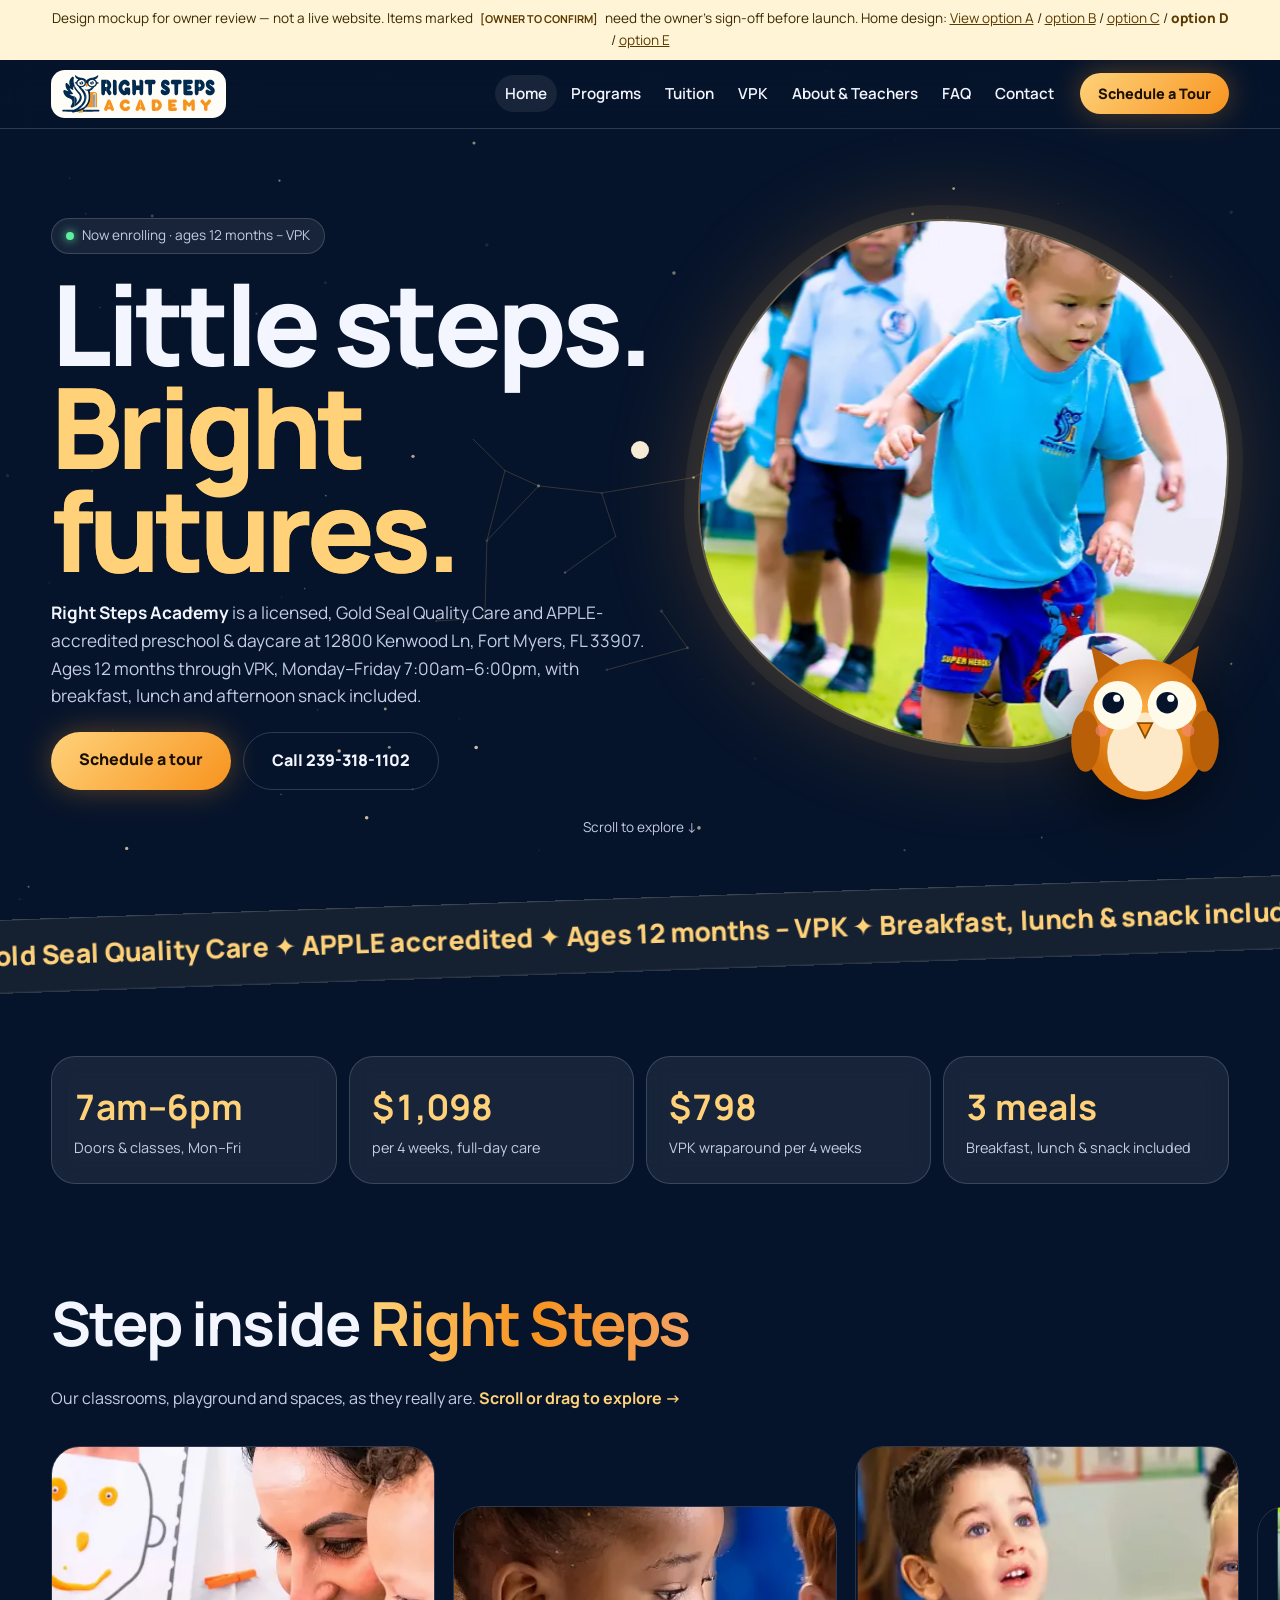
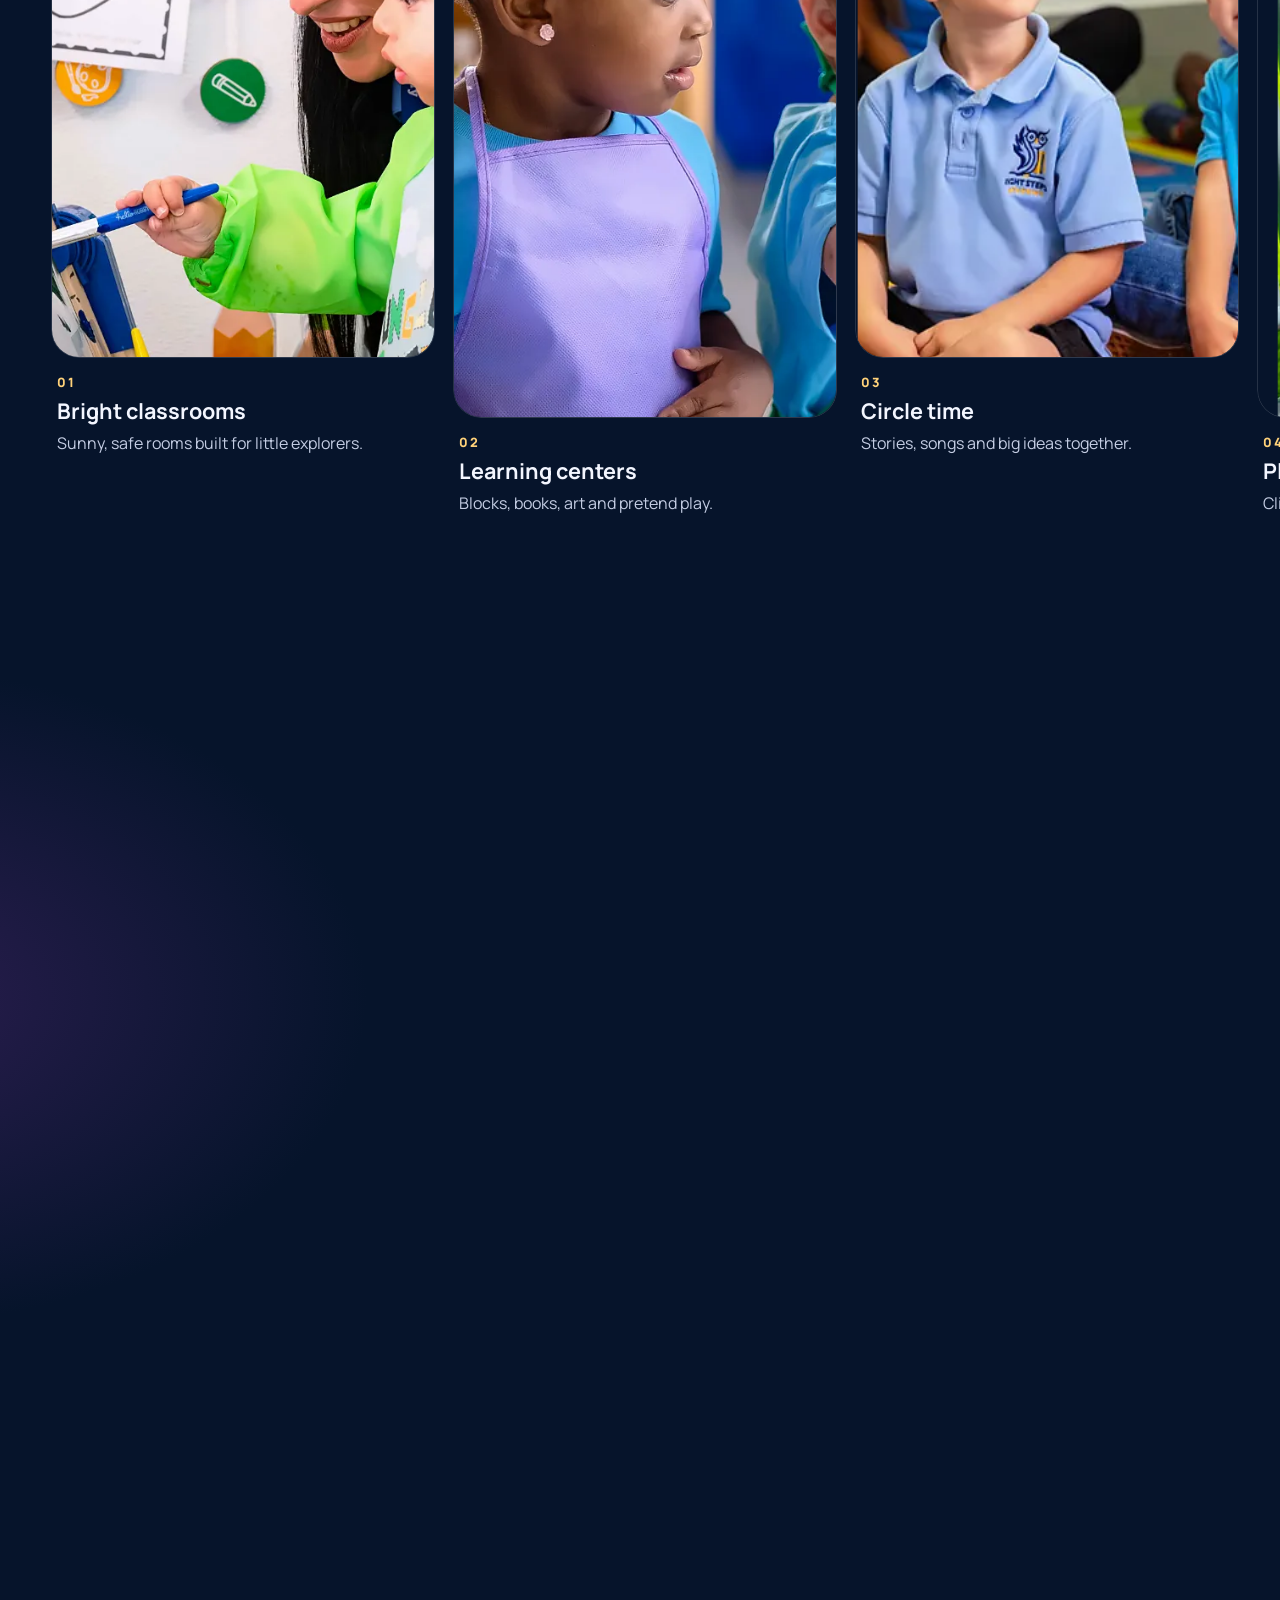
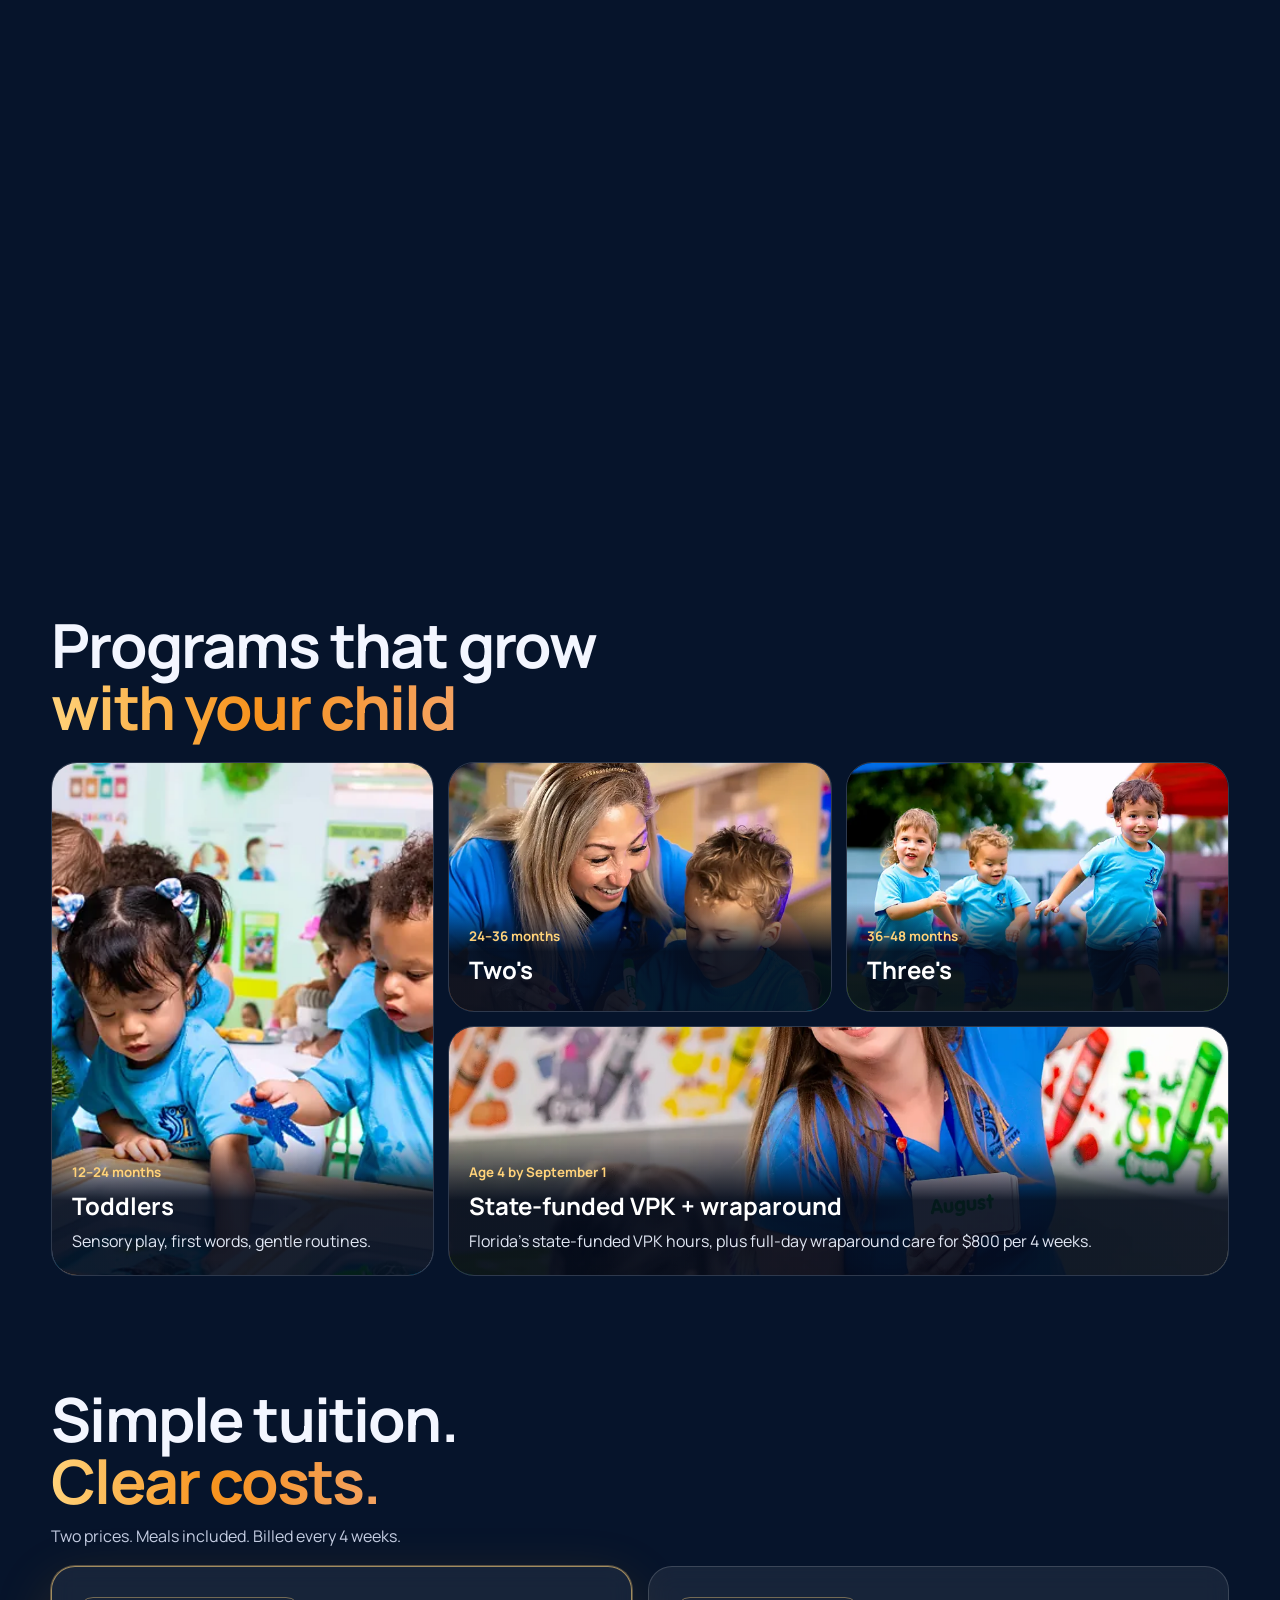
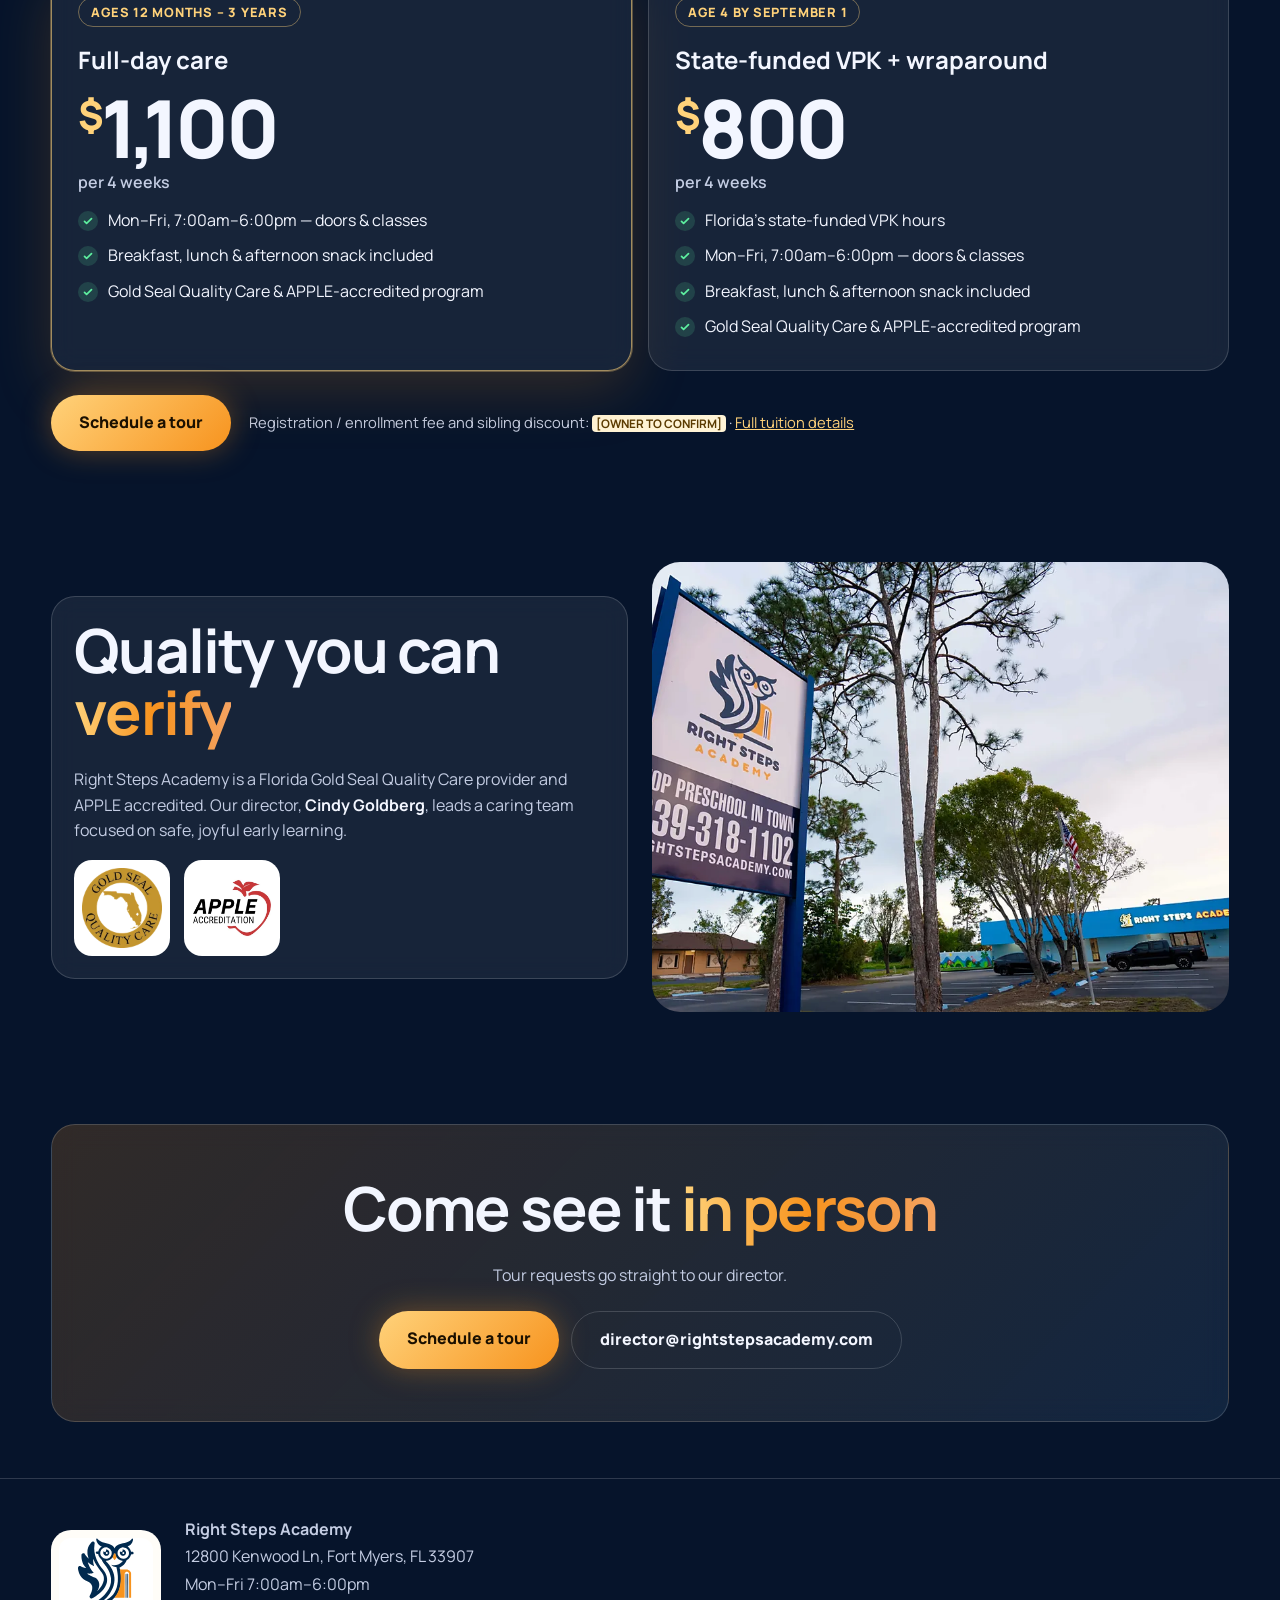
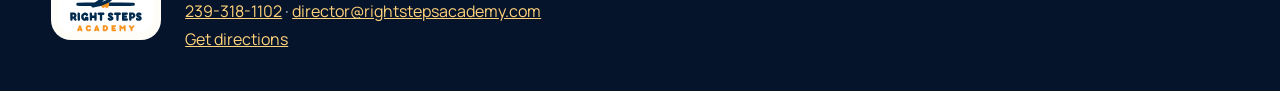
<file: index-d.html>
<!doctype html>
<html lang="en">
<head>
<meta charset="utf-8">
<meta name="viewport" content="width=device-width, initial-scale=1">
<title>Right Steps Academy | Preschool &amp; Daycare in Fort Myers, FL</title>
<meta name="description" content="Licensed preschool &amp; daycare in Fort Myers, FL for ages 12 months–VPK. Open Mon–Fri 7am–6pm. $1,100 per 4 weeks, all meals included. Book a tour.">
<!-- MOCKUP: remove the noindex line below before launch -->
<meta name="robots" content="noindex, nofollow">
<link rel="canonical" href="https://rightstepsacademy.com/">
<meta property="og:type" content="website">
<meta property="og:site_name" content="Right Steps Academy">
<meta property="og:title" content="Right Steps Academy | Preschool &amp; Daycare in Fort Myers, FL">
<meta property="og:description" content="Licensed preschool &amp; daycare in Fort Myers, FL for ages 12 months–VPK. Open Mon–Fri 7am–6pm. $1,100 per 4 weeks, all meals included. Book a tour.">
<meta property="og:url" content="https://rightstepsacademy.com/">
<meta name="geo.region" content="US-FL">
<meta name="geo.placename" content="Fort Myers">
<meta name="geo.position" content="26.554355;-81.87447">
<link rel="icon" href="assets/brand/favicon-32.png" sizes="32x32" type="image/png">
<link rel="icon" href="assets/brand/icon-192.png" sizes="192x192" type="image/png">
<link rel="apple-touch-icon" href="assets/brand/apple-touch-icon.png">
<meta name="theme-color" content="#012A4F">
<link rel="preconnect" href="https://fonts.googleapis.com"><link rel="preconnect" href="https://fonts.gstatic.com" crossorigin>
<link rel="stylesheet" href="https://fonts.googleapis.com/css2?family=Manrope:wght@400;500;600;700;800&display=swap">
<link rel="stylesheet" href="assets/style-d.css">
<script type="application/ld+json">
{
 "@context": "https://schema.org",
 "@type": [
  "ChildCare",
  "Preschool"
 ],
 "@id": "https://rightstepsacademy.com/#school",
 "name": "Right Steps Academy",
 "url": "https://rightstepsacademy.com/",
 "logo": "https://rightstepsacademy.com/assets/brand/rsa-logo-stacked.png",
 "image": "https://rightstepsacademy.com/assets/photos/building-exterior-kenwood-ln.webp",
 "description": "Licensed, Gold Seal Quality Care and APPLE-accredited preschool and daycare in Fort Myers, Florida for children 12 months through VPK. Full-day care Monday–Friday 7:00am–6:00pm with breakfast, lunch and afternoon snack included in tuition.",
 "award": [
  "Florida Gold Seal Quality Care provider",
  "APPLE Accreditation (Accredited Professional Preschool Learning Environment)"
 ],
 "hasCredential": [
  {
   "@type": "EducationalOccupationalCredential",
   "name": "Gold Seal Quality Care",
   "credentialCategory": "Quality designation",
   "recognizedBy": {
    "@type": "GovernmentOrganization",
    "name": "Florida Department of Education, Division of Early Learning"
   }
  },
  {
   "@type": "EducationalOccupationalCredential",
   "name": "APPLE Accreditation (Accredited Professional Preschool Learning Environment)",
   "credentialCategory": "Accreditation",
   "recognizedBy": {
    "@type": "Organization",
    "name": "Florida Association for Child Care Management (FACCM)",
    "url": "https://www.faccm.org/"
   }
  }
 ],
 "telephone": "+1-239-318-1102",
 "email": "director@rightstepsacademy.com",
 "address": {
  "@type": "PostalAddress",
  "streetAddress": "12800 Kenwood Ln",
  "addressLocality": "Fort Myers",
  "addressRegion": "FL",
  "postalCode": "33907",
  "addressCountry": "US"
 },
 "geo": {
  "@type": "GeoCoordinates",
  "latitude": 26.554355,
  "longitude": -81.87447
 },
 "hasMap": "https://www.google.com/maps/search/?api=1&query=Right+Steps+Academy+12800+Kenwood+Ln+Fort+Myers+FL+33907",
 "openingHoursSpecification": [
  {
   "@type": "OpeningHoursSpecification",
   "dayOfWeek": [
    "Monday",
    "Tuesday",
    "Wednesday",
    "Thursday",
    "Friday"
   ],
   "opens": "07:00",
   "closes": "18:00"
  }
 ],
 "priceRange": "$800–$1,100 per 4 weeks",
 "currenciesAccepted": "USD",
 "areaServed": [
  {
   "@type": "City",
   "name": "Fort Myers, FL"
  },
  {
   "@type": "AdministrativeArea",
   "name": "Lee County, FL"
  }
 ],
 "sameAs": [
  "https://www.facebook.com/people/Right-Steps-Academy/61551797728011/",
  "https://www.instagram.com/right_steps_academy/"
 ],
 "makesOffer": [
  {
   "@type": "Offer",
   "name": "Toddlers (12–24 months)",
   "price": "1100",
   "priceCurrency": "USD",
   "description": "Full-day toddler program, 7:00am–6:00pm, breakfast, lunch and afternoon snack included. Price per 4-week period.",
   "url": "https://rightstepsacademy.com/programs/#toddlers"
  },
  {
   "@type": "Offer",
   "name": "Two's (24–36 months)",
   "price": "1100",
   "priceCurrency": "USD",
   "description": "Full-day program for two-year-olds, 7:00am–6:00pm, breakfast, lunch and afternoon snack included. Price per 4-week period.",
   "url": "https://rightstepsacademy.com/programs/#twos"
  },
  {
   "@type": "Offer",
   "name": "Three's (36–48 months)",
   "price": "1100",
   "priceCurrency": "USD",
   "description": "Full-day preschool for three-year-olds, 7:00am–6:00pm, breakfast, lunch and afternoon snack included. Price per 4-week period.",
   "url": "https://rightstepsacademy.com/programs/#threes"
  },
  {
   "@type": "Offer",
   "name": "VPK Wraparound (age 4 by September 1)",
   "price": "800",
   "priceCurrency": "USD",
   "description": "Wraparound care around Florida's state funded VPK program, 7:00am–6:00pm, breakfast, lunch and afternoon snack included. Price per 4-week period.",
   "url": "https://rightstepsacademy.com/vpk/"
  }
 ]
}
</script>
<script type="application/ld+json">
{
 "@context": "https://schema.org",
 "@type": "WebSite",
 "name": "Right Steps Academy",
 "url": "https://rightstepsacademy.com/"
}
</script>
</head>
<body class="option-d">
<a class="skip" href="#main">Skip to content</a>
<div class="mock-banner" role="note">Design mockup for owner review — not a live website. Items marked <span class="otc">[OWNER TO CONFIRM]</span> need the owner's sign-off before launch. <span class="switch">Home design: <a href="index.html">View option A</a> / <a href="index-b.html">option B</a> / <a href="index-c.html">option C</a> / <a href="index-d.html" aria-current="page">option D</a> / <a href="index-e.html">option E</a></span></div>
<canvas id="stars" aria-hidden="true"></canvas>
<div class="cursor" aria-hidden="true"><span></span></div>
<div class="progress" aria-hidden="true"></div>
<header class="site-header"><div class="wrap">
<a class="brand" href="index-d.html"><img src="assets/brand/rsa-logo-horizontal.svg" alt="Right Steps Academy home" width="186" height="48"></a>
<button class="nav-toggle" aria-expanded="false" aria-controls="main-nav">Menu</button>
<nav id="main-nav" class="main-nav" aria-label="Main"><ul><li><a href="index-d.html" aria-current="page">Home</a></li><li><a href="programs.html">Programs</a></li><li><a href="tuition.html">Tuition</a></li><li><a href="vpk.html">VPK</a></li><li><a href="about.html">About &amp; Teachers</a></li><li><a href="faq.html">FAQ</a></li><li><a href="contact.html">Contact</a></li></ul></nav>
<a class="btn small magnetic" href="enroll.html"><span>Schedule a Tour</span></a>
</div></header>
<main id="main">
<section class="hero"><div class="wrap hero-grid">
<div class="hero-copy">
<span class="eyebrow"><span class="dot"></span>Now enrolling · ages 12 months – VPK</span>
<h1 class="kinetic" aria-label="Little steps. Bright futures."><span class="word " aria-hidden="true"><span class="ch">L</span><span class="ch">i</span><span class="ch">t</span><span class="ch">t</span><span class="ch">l</span><span class="ch">e</span></span> <span class="word " aria-hidden="true"><span class="ch">s</span><span class="ch">t</span><span class="ch">e</span><span class="ch">p</span><span class="ch">s</span><span class="ch">.</span></span><br><span class="word lum" aria-hidden="true"><span class="ch">B</span><span class="ch">r</span><span class="ch">i</span><span class="ch">g</span><span class="ch">h</span><span class="ch">t</span></span> <span class="word lum" aria-hidden="true"><span class="ch">f</span><span class="ch">u</span><span class="ch">t</span><span class="ch">u</span><span class="ch">r</span><span class="ch">e</span><span class="ch">s</span><span class="ch">.</span></span></h1>
<p class="lead"><strong>Right Steps Academy</strong> is a licensed, Gold Seal Quality Care and APPLE-accredited preschool &amp; daycare at 12800 Kenwood Ln, Fort Myers, FL 33907. Ages 12 months through VPK, Monday–Friday 7:00am–6:00pm, with breakfast, lunch and afternoon snack included.</p>
<div class="ctas"><a class="btn magnetic" href="enroll.html"><span>Schedule a tour</span></a><a class="btn ghost magnetic" href="tel:+12393181102"><span>Call 239-318-1102</span></a></div>
</div>
<div class="hero-stage">
<div class="portal"><img src="assets/photos/home-hero-uniforms-fort-myers.webp" alt="Preschoolers in Right Steps Academy owl uniform shirts playing outdoors in Fort Myers, FL" width="675" height="540" fetchpriority="high" decoding="async"></div>
<button class="owl" type="button" aria-label="Say hi to our owl">
<svg viewBox="0 0 200 200" aria-hidden="true"><defs><radialGradient id="ob" cx="50%" cy="40%"><stop offset="0" stop-color="#ffb347"/><stop offset="1" stop-color="#d4700a"/></radialGradient></defs>
<path class="ear" d="M48 62 L40 22 L80 48 Z" fill="#b85f08"/><path class="ear r" d="M152 62 L160 22 L120 48 Z" fill="#b85f08"/>
<ellipse cx="100" cy="115" rx="72" ry="78" fill="url(#ob)"/><ellipse cx="100" cy="140" rx="42" ry="44" fill="#fde9c8"/>
<g class="wing l"><ellipse cx="34" cy="128" rx="16" ry="34" fill="#b85f08"/></g><g class="wing r"><ellipse cx="166" cy="128" rx="16" ry="34" fill="#b85f08"/></g>
<g class="eyes"><circle cx="70" cy="88" r="27" fill="#fffbea"/><circle cx="130" cy="88" r="27" fill="#fffbea"/>
<g class="pupils"><circle cx="70" cy="88" r="12" fill="#06142b"/><circle cx="130" cy="88" r="12" fill="#06142b"/><circle cx="74" cy="83" r="4" fill="#fff"/><circle cx="134" cy="83" r="4" fill="#fff"/></g>
<rect class="lid" x="40" y="58" width="120" height="0" fill="#d4700a"/></g>
<path d="M92 108 L100 124 L108 108 Z" fill="#F7931E" stroke="#8A4B00" stroke-width="2"/>
<g class="cheeks" opacity=".5"><circle cx="52" cy="116" r="7" fill="#ff8c8c"/><circle cx="148" cy="116" r="7" fill="#ff8c8c"/></g></svg>
<span class="bubble" aria-live="polite">Hoo! Hi there!</span></button>
</div>
</div>
<a class="scroll-hint" href="#facts">Scroll to explore <span aria-hidden="true">↓</span></a>
</section>

<div class="marquee" aria-hidden="true"><div class="track"><span>Gold Seal Quality Care ✦ APPLE accredited ✦ Ages 12 months – VPK ✦ Breakfast, lunch &amp; snack included ✦ State-funded VPK ✦ Fort Myers, FL ✦ </span><span>Gold Seal Quality Care ✦ APPLE accredited ✦ Ages 12 months – VPK ✦ Breakfast, lunch &amp; snack included ✦ State-funded VPK ✦ Fort Myers, FL ✦ </span></div></div>

<section class="facts" id="facts"><div class="wrap facts-grid">
<div class="glass reveal"><b><span class="count" data-to="7">7</span>am–<span class="count" data-to="6">6</span>pm</b><span>Doors &amp; classes, Mon–Fri</span></div>
<div class="glass reveal"><b>$<span class="count" data-to="1100" data-comma="1">1,100</span></b><span>per 4 weeks, full-day care</span></div>
<div class="glass reveal"><b>$<span class="count" data-to="800">800</span></b><span>VPK wraparound per 4 weeks</span></div>
<div class="glass reveal"><b><span class="count" data-to="3">3</span> meals</b><span>Breakfast, lunch &amp; snack included</span></div>
</div></section>

<section class="showcase" id="showcase" aria-labelledby="sc-h">
<div class="sc-sticky">
<div class="wrap sc-head"><h2 id="sc-h" class="reveal">Step inside <span class="lum">Right Steps</span></h2><p class="reveal">Our classrooms, playground and spaces, as they really are. <span class="hint">Scroll or drag to explore →</span></p></div>
<div class="sc-rail" tabindex="0" aria-label="Photo tour of the school, scroll horizontally"><div class="sc-track"><figure class="shot" tabindex="0"><div class="shot-img"><img src="assets/photos/toddlers-classroom.webp" alt="A bright classroom at Right Steps Academy" loading="lazy" decoding="async" width="800" height="600" draggable="false"></div><figcaption><span class="num">01</span><b>Bright classrooms</b><span>Sunny, safe rooms built for little explorers.</span></figcaption></figure><figure class="shot" tabindex="0"><div class="shot-img"><img src="assets/photos/twos-classroom.webp" alt="Learning centers in a Right Steps Academy classroom" loading="lazy" decoding="async" width="800" height="600" draggable="false"></div><figcaption><span class="num">02</span><b>Learning centers</b><span>Blocks, books, art and pretend play.</span></figcaption></figure><figure class="shot" tabindex="0"><div class="shot-img"><img src="assets/photos/vpk-circle-time.webp" alt="Circle time at Right Steps Academy" loading="lazy" decoding="async" width="800" height="600" draggable="false"></div><figcaption><span class="num">03</span><b>Circle time</b><span>Stories, songs and big ideas together.</span></figcaption></figure><figure class="shot" tabindex="0"><div class="shot-img"><img src="assets/photos/playground-climber.webp" alt="Playground at Right Steps Academy" loading="lazy" decoding="async" width="800" height="600" draggable="false"></div><figcaption><span class="num">04</span><b>Playground</b><span>Climb, slide and run every day.</span></figcaption></figure><figure class="shot" tabindex="0"><div class="shot-img"><img src="assets/photos/threes-outdoor-play.webp" alt="Outdoor play at Right Steps Academy" loading="lazy" decoding="async" width="800" height="600" draggable="false"></div><figcaption><span class="num">05</span><b>Outdoor play</b><span>Fresh air and friendship.</span></figcaption></figure><figure class="shot" tabindex="0"><div class="shot-img"><img src="assets/photos/front-lobby.webp" alt="Front lobby at Right Steps Academy" loading="lazy" decoding="async" width="800" height="600" draggable="false"></div><figcaption><span class="num">06</span><b>Front lobby</b><span>A warm welcome at every drop-off.</span></figcaption></figure><figure class="shot" tabindex="0"><div class="shot-img"><img src="assets/photos/building-exterior-kenwood-ln.webp" alt="Our building at Right Steps Academy" loading="lazy" decoding="async" width="800" height="600" draggable="false"></div><figcaption><span class="num">07</span><b>Our building</b><span>12800 Kenwood Ln, Fort Myers.</span></figcaption></figure></div></div>
<div class="wrap sc-bar" aria-hidden="true"><span></span></div>
</div></section>

<section class="programs"><div class="wrap">
<h2 class="reveal">Programs that grow<br><span class="lum">with your child</span></h2>
<div class="bento">
<a class="tile tilt t-big reveal" href="programs.html#toddlers"><img src="assets/photos/toddlers-sensory-table.webp" alt="Toddlers exploring a sensory table" loading="lazy" width="600" height="450"><div><small>12–24 months</small><h3>Toddlers</h3><p>Sensory play, first words, gentle routines.</p></div><i class="glare"></i></a>
<a class="tile tilt reveal" href="programs.html#twos"><img src="assets/photos/twos-teacher-small-group.webp" alt="Teacher with a small group of two-year-olds" loading="lazy" width="600" height="450"><div><small>24–36 months</small><h3>Two's</h3></div><i class="glare"></i></a>
<a class="tile tilt reveal" href="programs.html#threes"><img src="assets/photos/threes-outdoor-play.webp" alt="Three-year-olds playing outdoors" loading="lazy" width="600" height="450"><div><small>36–48 months</small><h3>Three's</h3></div><i class="glare"></i></a>
<a class="tile tilt t-wide reveal" href="vpk.html"><img src="assets/photos/vpk-classroom.webp" alt="VPK classroom" loading="lazy" width="600" height="450"><div><small>Age 4 by September 1</small><h3>State-funded VPK + wraparound</h3><p>Florida's state-funded VPK hours, plus full-day wraparound care for $800 per 4 weeks.</p></div><i class="glare"></i></a>
</div></div></section>

<section class="tuition" id="tuition" aria-labelledby="tu-h"><div class="wrap">
<h2 id="tu-h" class="reveal">Simple tuition.<br><span class="lum">Clear costs.</span></h2>
<p class="tu-sub reveal">Two prices. Meals included. Billed every 4 weeks.</p>
<div class="tu-toggle reveal" role="group" aria-label="Show price for"><button type="button" aria-pressed="true" data-plan="full">Full-day care</button><button type="button" aria-pressed="false" data-plan="vpk">VPK + wraparound</button></div>
<div class="tu-grid">
<article class="price glass reveal is-on" data-plan="full"><span class="tag">Ages 12 months – 3 years</span><h3>Full-day care</h3><p class="amt"><span class="cur">$</span>1,100<small>per 4 weeks</small></p><ul class="checks"><li>Mon–Fri, 7:00am–6:00pm — doors &amp; classes</li><li>Breakfast, lunch &amp; afternoon snack included</li><li>Gold Seal Quality Care &amp; APPLE-accredited program</li></ul></article>
<article class="price glass reveal" data-plan="vpk"><span class="tag">Age 4 by September 1</span><h3>State-funded VPK + wraparound</h3><p class="amt"><span class="cur">$</span>800<small>per 4 weeks</small></p><ul class="checks"><li>Florida's state-funded VPK hours</li><li>Mon–Fri, 7:00am–6:00pm — doors &amp; classes</li><li>Breakfast, lunch &amp; afternoon snack included</li><li>Gold Seal Quality Care &amp; APPLE-accredited program</li></ul></article>
</div>
<div class="tu-foot reveal"><a class="btn magnetic" href="enroll.html"><span>Schedule a tour</span></a><p>Registration / enrollment fee and sibling discount: <span class="otc">[OWNER TO CONFIRM]</span> · <a href="tuition.html">Full tuition details</a></p></div>
</div></section>
<section class="trust"><div class="wrap trust-grid">
<div class="glass reveal">
<h2>Quality you can <span class="lum">verify</span></h2>
<p>Right Steps Academy is a Florida Gold Seal Quality Care provider and APPLE accredited. Our director, <strong>Cindy Goldberg</strong>, leads a caring team focused on safe, joyful early learning.</p>
<div class="badges"><img class="tilt-s" src="assets/accreditation/gold-seal-quality-care.webp" alt="Florida Gold Seal Quality Care" width="120" height="120" loading="lazy"><img class="tilt-s" src="assets/accreditation/apple-accreditation.webp" alt="APPLE Accreditation" width="120" height="120" loading="lazy"></div>
</div>
<div class="mask-reveal reveal"><img src="assets/photos/street-sign-kenwood-ln.webp" alt="Kenwood Ln street sign near Right Steps Academy" loading="lazy" width="600" height="450"></div>
</div></section>

<section class="cta"><div class="wrap glass cta-box reveal">
<h2>Come see it <span class="lum">in person</span></h2>
<p>Tour requests go straight to our director.</p>
<div class="ctas"><a class="btn magnetic" href="enroll.html"><span>Schedule a tour</span></a><a class="btn ghost magnetic" href="mailto:director@rightstepsacademy.com"><span>director@rightstepsacademy.com</span></a></div>
</div></section>
</main>
<footer class="site-footer"><div class="wrap">
<img src="assets/brand/rsa-logo-stacked.svg" alt="Right Steps Academy" width="110" height="110" loading="lazy" class="flogo">
<div><p><strong>Right Steps Academy</strong></p><p>12800 Kenwood Ln, Fort Myers, FL 33907</p><p>Mon–Fri 7:00am–6:00pm</p><p><a href="tel:+12393181102">239-318-1102</a> · <a href="mailto:director@rightstepsacademy.com">director@rightstepsacademy.com</a></p><p><a href="https://www.google.com/maps/search/?api=1&query=Right+Steps+Academy+12800+Kenwood+Ln+Fort+Myers+FL+33907" rel="noopener">Get directions</a></p></div>
</div></footer>
<script src="assets/main-d.js" defer></script>
</body>
</html>
</file>
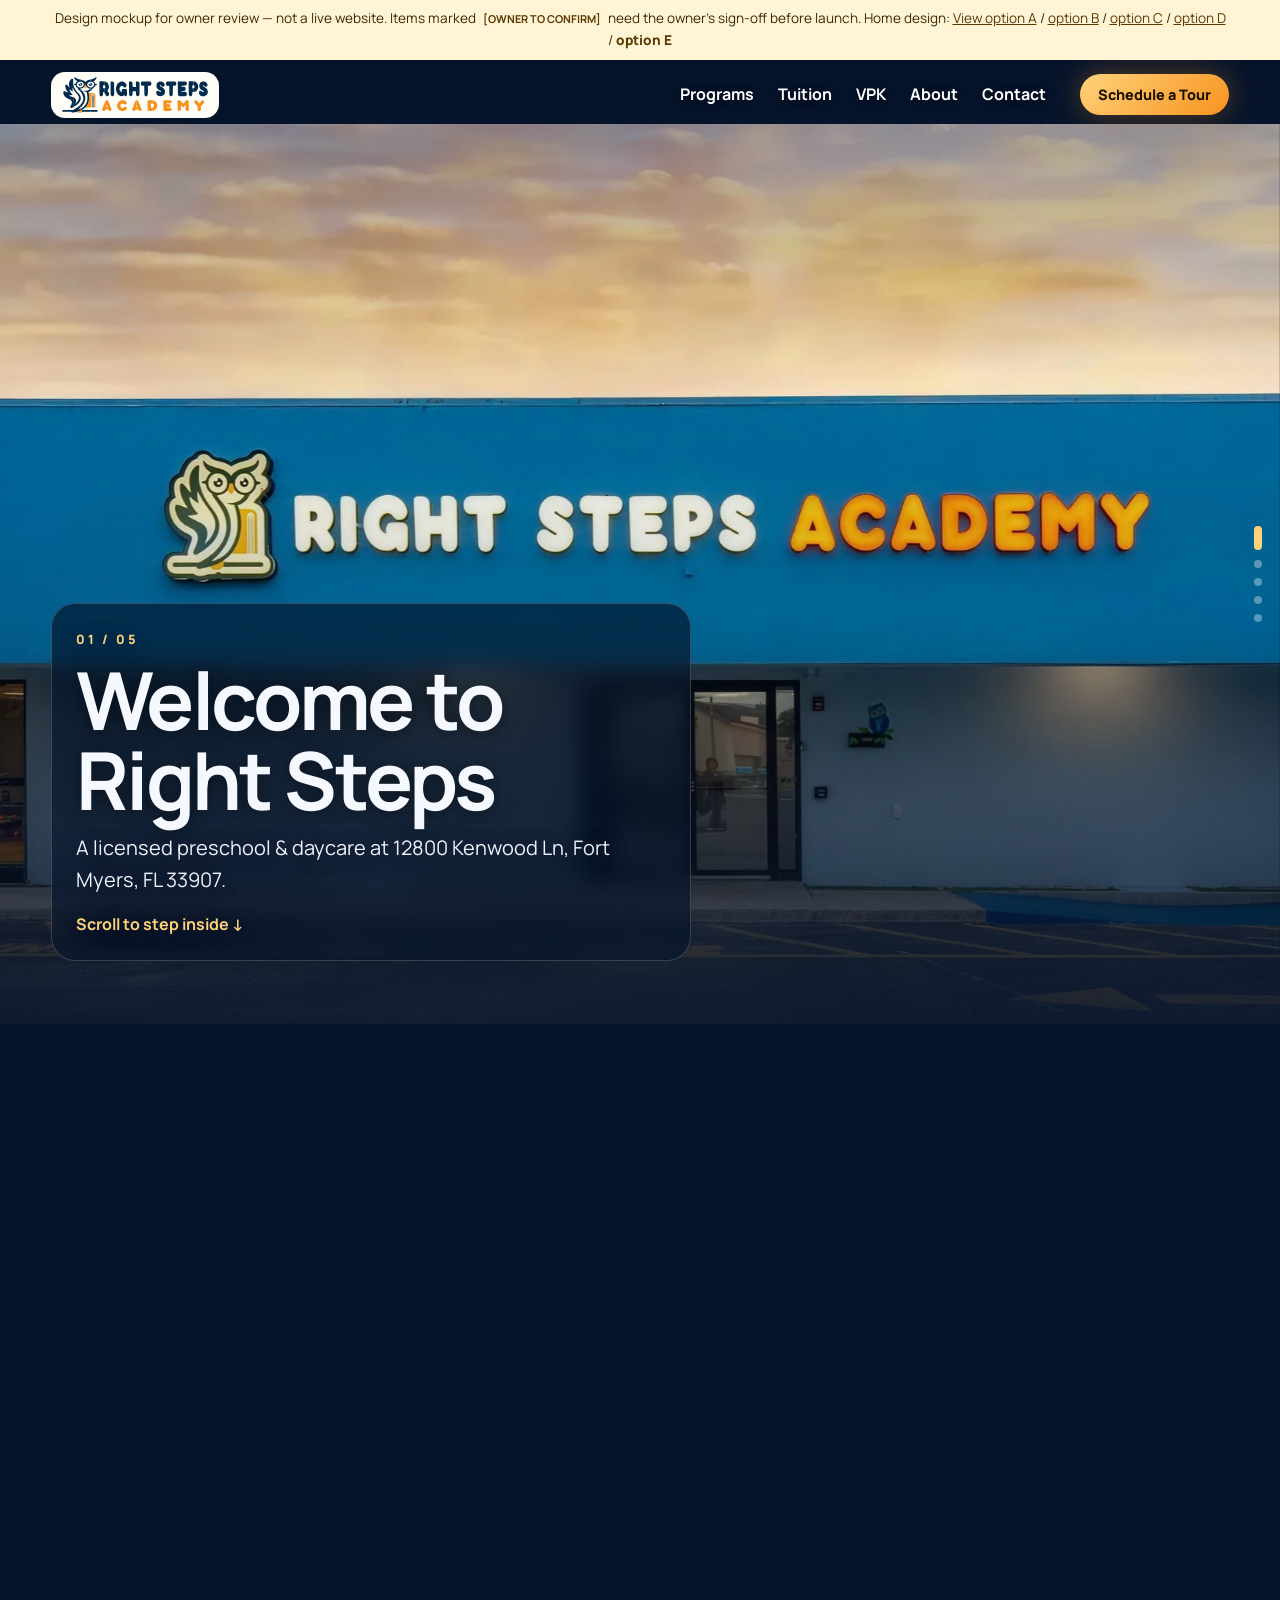
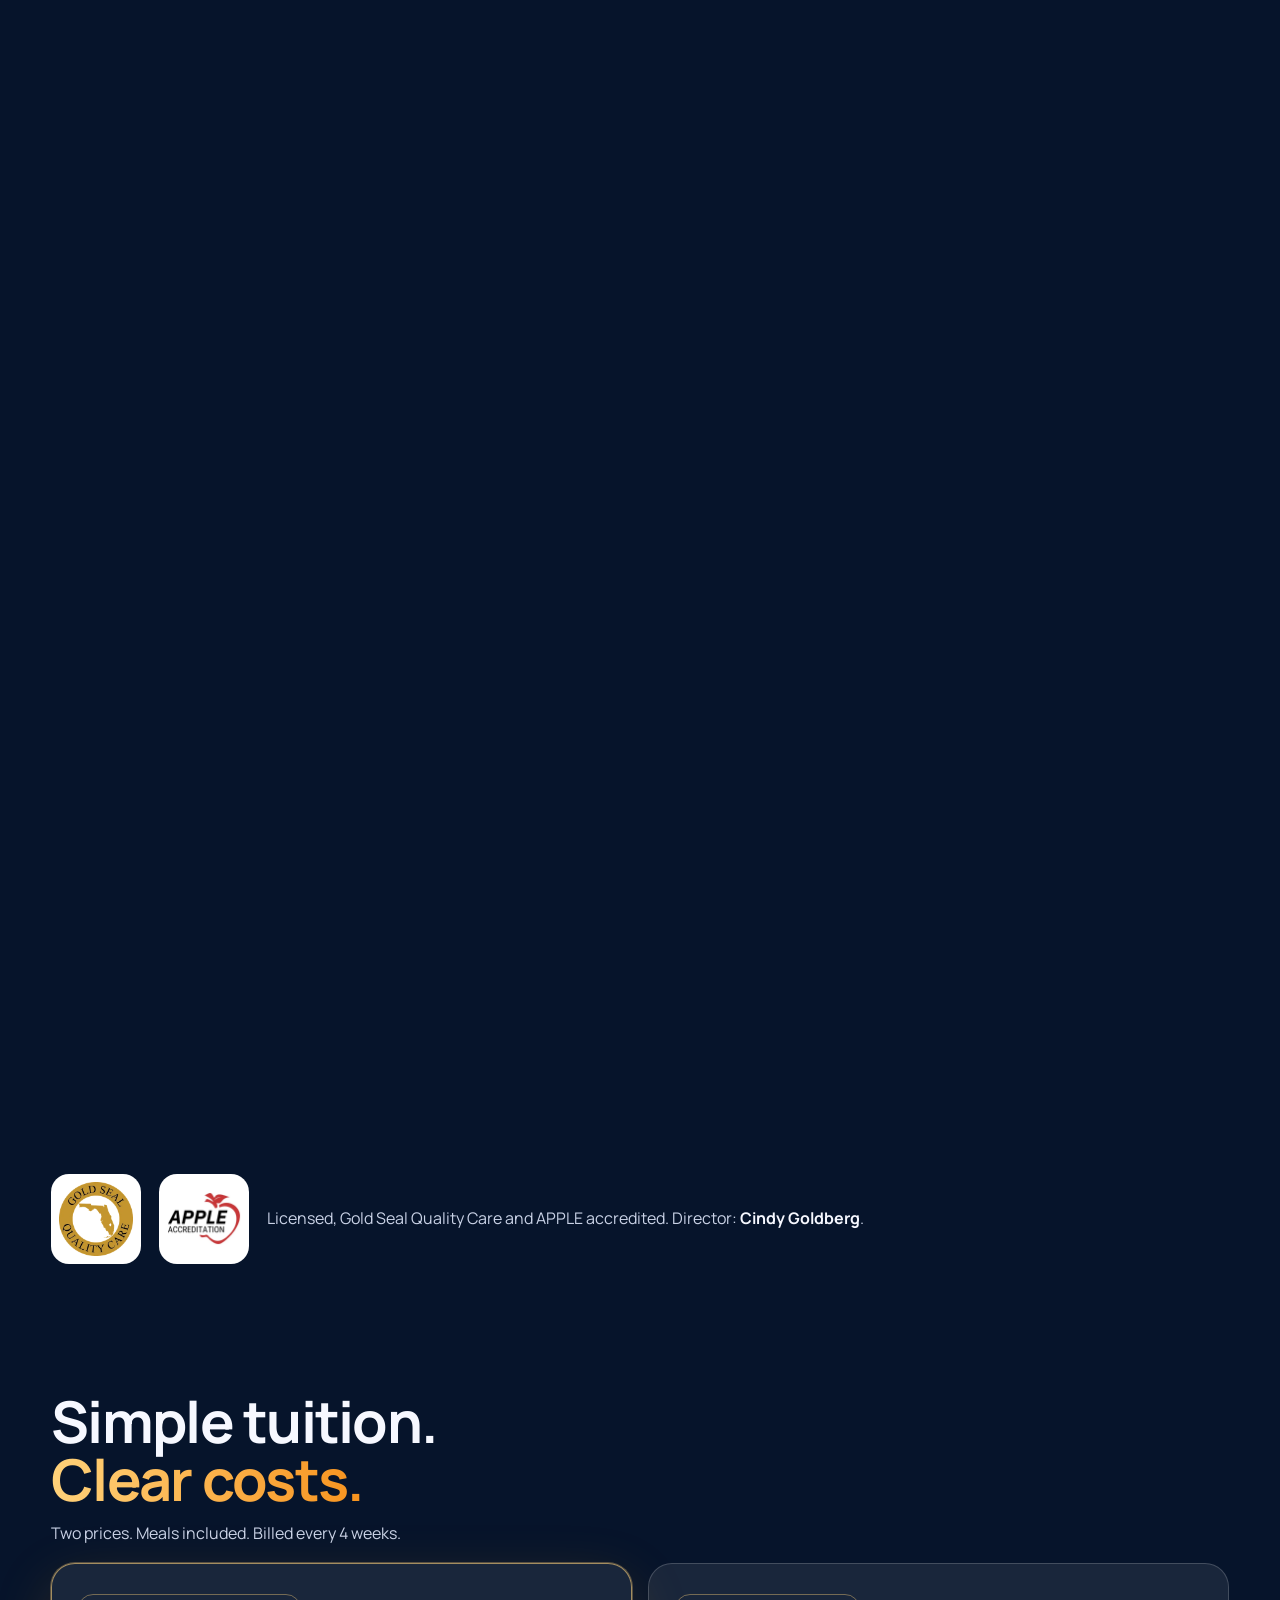
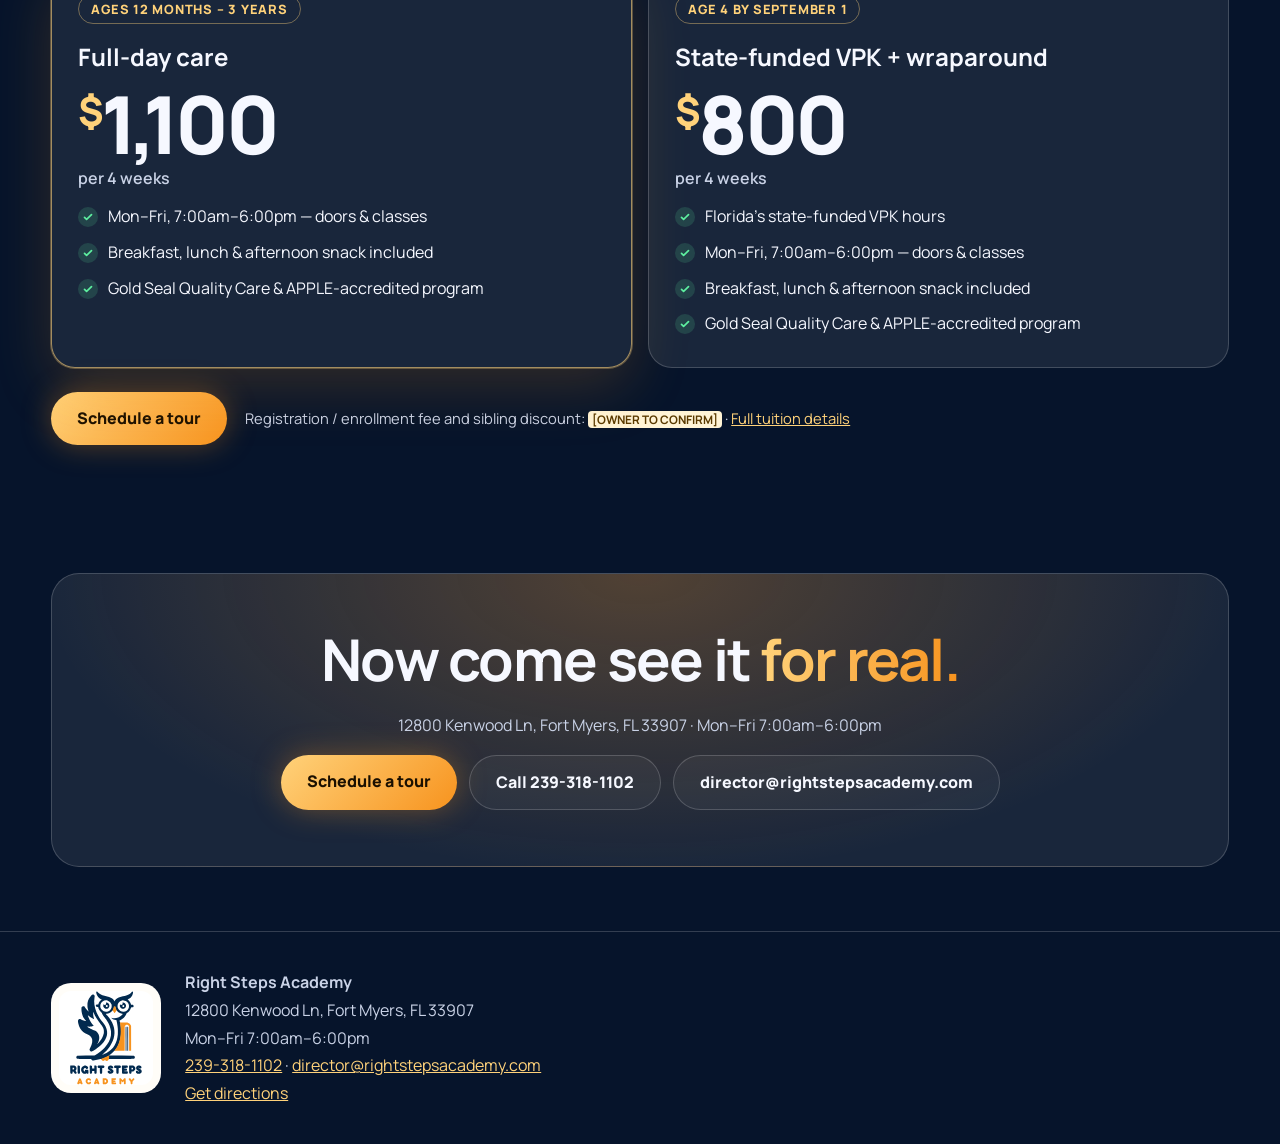
<file: index-e.html>
<!doctype html>
<html lang="en">
<head>
<meta charset="utf-8">
<meta name="viewport" content="width=device-width, initial-scale=1">
<title>Right Steps Academy | Preschool &amp; Daycare in Fort Myers, FL</title>
<meta name="description" content="Licensed preschool &amp; daycare in Fort Myers, FL for ages 12 months–VPK. Open Mon–Fri 7am–6pm. $1,100 per 4 weeks, all meals included. Book a tour.">
<!-- MOCKUP: remove the noindex line below before launch -->
<meta name="robots" content="noindex, nofollow">
<link rel="canonical" href="https://rightstepsacademy.com/">
<meta property="og:type" content="website">
<meta property="og:site_name" content="Right Steps Academy">
<meta property="og:title" content="Right Steps Academy | Preschool &amp; Daycare in Fort Myers, FL">
<meta property="og:description" content="Licensed preschool &amp; daycare in Fort Myers, FL for ages 12 months–VPK. Open Mon–Fri 7am–6pm. $1,100 per 4 weeks, all meals included. Book a tour.">
<meta property="og:url" content="https://rightstepsacademy.com/">
<meta name="geo.region" content="US-FL">
<meta name="geo.placename" content="Fort Myers">
<meta name="geo.position" content="26.554355;-81.87447">
<link rel="icon" href="assets/brand/favicon-32.png" sizes="32x32" type="image/png">
<link rel="icon" href="assets/brand/icon-192.png" sizes="192x192" type="image/png">
<link rel="apple-touch-icon" href="assets/brand/apple-touch-icon.png">
<meta name="theme-color" content="#012A4F">
<link rel="preconnect" href="https://fonts.googleapis.com"><link rel="preconnect" href="https://fonts.gstatic.com" crossorigin>
<link rel="stylesheet" href="https://fonts.googleapis.com/css2?family=Manrope:wght@400;500;600;700;800&display=swap">
<link rel="stylesheet" href="assets/style-e.css">
<script type="application/ld+json">
{
 "@context": "https://schema.org",
 "@type": [
  "ChildCare",
  "Preschool"
 ],
 "@id": "https://rightstepsacademy.com/#school",
 "name": "Right Steps Academy",
 "url": "https://rightstepsacademy.com/",
 "logo": "https://rightstepsacademy.com/assets/brand/rsa-logo-stacked.png",
 "image": "https://rightstepsacademy.com/assets/photos/building-exterior-kenwood-ln.webp",
 "description": "Licensed, Gold Seal Quality Care and APPLE-accredited preschool and daycare in Fort Myers, Florida for children 12 months through VPK. Full-day care Monday–Friday 7:00am–6:00pm with breakfast, lunch and afternoon snack included in tuition.",
 "award": [
  "Florida Gold Seal Quality Care provider",
  "APPLE Accreditation (Accredited Professional Preschool Learning Environment)"
 ],
 "hasCredential": [
  {
   "@type": "EducationalOccupationalCredential",
   "name": "Gold Seal Quality Care",
   "credentialCategory": "Quality designation",
   "recognizedBy": {
    "@type": "GovernmentOrganization",
    "name": "Florida Department of Education, Division of Early Learning"
   }
  },
  {
   "@type": "EducationalOccupationalCredential",
   "name": "APPLE Accreditation (Accredited Professional Preschool Learning Environment)",
   "credentialCategory": "Accreditation",
   "recognizedBy": {
    "@type": "Organization",
    "name": "Florida Association for Child Care Management (FACCM)",
    "url": "https://www.faccm.org/"
   }
  }
 ],
 "telephone": "+1-239-318-1102",
 "email": "director@rightstepsacademy.com",
 "address": {
  "@type": "PostalAddress",
  "streetAddress": "12800 Kenwood Ln",
  "addressLocality": "Fort Myers",
  "addressRegion": "FL",
  "postalCode": "33907",
  "addressCountry": "US"
 },
 "geo": {
  "@type": "GeoCoordinates",
  "latitude": 26.554355,
  "longitude": -81.87447
 },
 "hasMap": "https://www.google.com/maps/search/?api=1&query=Right+Steps+Academy+12800+Kenwood+Ln+Fort+Myers+FL+33907",
 "openingHoursSpecification": [
  {
   "@type": "OpeningHoursSpecification",
   "dayOfWeek": [
    "Monday",
    "Tuesday",
    "Wednesday",
    "Thursday",
    "Friday"
   ],
   "opens": "07:00",
   "closes": "18:00"
  }
 ],
 "priceRange": "$800–$1,100 per 4 weeks",
 "currenciesAccepted": "USD",
 "areaServed": [
  {
   "@type": "City",
   "name": "Fort Myers, FL"
  },
  {
   "@type": "AdministrativeArea",
   "name": "Lee County, FL"
  }
 ],
 "sameAs": [
  "https://www.facebook.com/people/Right-Steps-Academy/61551797728011/",
  "https://www.instagram.com/right_steps_academy/"
 ],
 "makesOffer": [
  {
   "@type": "Offer",
   "name": "Toddlers (12–24 months)",
   "price": "1100",
   "priceCurrency": "USD",
   "description": "Full-day toddler program, 7:00am–6:00pm, breakfast, lunch and afternoon snack included. Price per 4-week period.",
   "url": "https://rightstepsacademy.com/programs/#toddlers"
  },
  {
   "@type": "Offer",
   "name": "Two's (24–36 months)",
   "price": "1100",
   "priceCurrency": "USD",
   "description": "Full-day program for two-year-olds, 7:00am–6:00pm, breakfast, lunch and afternoon snack included. Price per 4-week period.",
   "url": "https://rightstepsacademy.com/programs/#twos"
  },
  {
   "@type": "Offer",
   "name": "Three's (36–48 months)",
   "price": "1100",
   "priceCurrency": "USD",
   "description": "Full-day preschool for three-year-olds, 7:00am–6:00pm, breakfast, lunch and afternoon snack included. Price per 4-week period.",
   "url": "https://rightstepsacademy.com/programs/#threes"
  },
  {
   "@type": "Offer",
   "name": "VPK Wraparound (age 4 by September 1)",
   "price": "800",
   "priceCurrency": "USD",
   "description": "Wraparound care around Florida's state funded VPK program, 7:00am–6:00pm, breakfast, lunch and afternoon snack included. Price per 4-week period.",
   "url": "https://rightstepsacademy.com/vpk/"
  }
 ]
}
</script>
<script type="application/ld+json">
{
 "@context": "https://schema.org",
 "@type": "WebSite",
 "name": "Right Steps Academy",
 "url": "https://rightstepsacademy.com/"
}
</script>
</head>
<body class="option-e">
<a class="skip" href="#main">Skip to content</a>
<div class="mock-banner" role="note">Design mockup for owner review — not a live website. Items marked <span class="otc">[OWNER TO CONFIRM]</span> need the owner's sign-off before launch. <span class="switch">Home design: <a href="index.html">View option A</a> / <a href="index-b.html">option B</a> / <a href="index-c.html">option C</a> / <a href="index-d.html">option D</a> / <a href="index-e.html" aria-current="page">option E</a></span></div>
<header class="site-header"><div class="wrap">
<a class="brand" href="index-e.html"><img src="assets/brand/rsa-logo-horizontal.svg" alt="Right Steps Academy home" width="186" height="48"></a>
<nav class="main-nav" aria-label="Main"><ul><li><a href="programs.html">Programs</a></li><li><a href="tuition.html">Tuition</a></li><li><a href="vpk.html">VPK</a></li><li><a href="about.html">About</a></li><li><a href="contact.html">Contact</a></li></ul></nav>
<a class="btn small" href="enroll.html">Schedule a Tour</a>
</div></header>
<main id="main">
<h1 class="sr-only">Right Steps Academy, preschool &amp; daycare in Fort Myers, FL</h1>
<section class="journey" aria-label="Scroll tour into Right Steps Academy">
<div class="stage">
<div class="scene" style="--fo:54% 73%;--i:0" data-i="0"><img src="assets/e/building.webp" alt="Right Steps Academy building at 12800 Kenwood Ln, Fort Myers, FL" fetchpriority="high" decoding="async" width="1920" height="1200"><div class="shade"></div>
<div class="fact"><span class="step">01 / 05</span><h2>Welcome to Right Steps</h2><p>A licensed preschool &amp; daycare at 12800 Kenwood Ln, Fort Myers, FL 33907.</p><span class="hint">Scroll to step inside <i aria-hidden="true">↓</i></span></div></div>
<div class="scene" style="--fo:50% 55%;--i:1" data-i="1"><img src="assets/e/lobby.webp" alt="The bright front lobby at Right Steps Academy" loading="lazy" decoding="async" width="1920" height="1200"><div class="shade"></div>
<div class="fact"><span class="step">02 / 05</span><h2>Gold Seal Quality Care &amp; APPLE accredited</h2><p>Florida's Gold Seal designation and APPLE accreditation, led by our director, Cindy Goldberg.</p></div></div>
<div class="scene" style="--fo:50% 50%;--i:2" data-i="2"><img src="assets/e/classroom.webp" alt="A Right Steps Academy classroom" loading="lazy" decoding="async" width="1920" height="1200"><div class="shade"></div>
<div class="fact"><span class="step">03 / 05</span><h2>Ages 12 months through VPK</h2><p>Toddlers, Two's, Three's and VPK, each in a classroom built for their age.</p></div></div>
<div class="scene" style="--fo:50% 45%;--i:3" data-i="3"><img src="assets/e/circle-time.webp" alt="VPK circle time at Right Steps Academy" loading="lazy" decoding="async" width="1920" height="1200"><div class="shade"></div>
<div class="fact"><span class="step">04 / 05</span><h2>7am–6pm, meals included</h2><p>Doors and classes open 7:00am–6:00pm, Monday–Friday, with breakfast, lunch and afternoon snack.</p></div></div>
<div class="scene" style="--fo:50% 50%;--i:4" data-i="4"><img src="assets/e/playground.webp" alt="Children in Right Steps owl uniform shirts on the playground" loading="lazy" decoding="async" width="1920" height="1200"><div class="shade"></div>
<div class="fact"><span class="step">05 / 05</span><h2>State-funded VPK + wraparound</h2><p>Florida's state-funded VPK hours plus full-day wraparound care: $800 per 4 weeks. Full-day care for ages 12 months–3 years: $1,100 per 4 weeks.</p></div></div>
<ol class="dots" aria-hidden="true"><li></li><li></li><li></li><li></li><li></li></ol>
</div></section>
<section class="badges-row"><div class="wrap"><img src="assets/accreditation/gold-seal-quality-care.webp" alt="Florida Gold Seal Quality Care" width="110" height="110" loading="lazy"><img src="assets/accreditation/apple-accreditation.webp" alt="APPLE Accreditation" width="110" height="110" loading="lazy"><p>Licensed, Gold Seal Quality Care and APPLE accredited. Director: <strong>Cindy Goldberg</strong>.</p></div></section>
<section class="tuition" id="tuition" aria-labelledby="tu-h"><div class="wrap">
<h2 id="tu-h" class="reveal">Simple tuition.<br><span class="lum">Clear costs.</span></h2>
<p class="tu-sub reveal">Two prices. Meals included. Billed every 4 weeks.</p>
<div class="tu-toggle reveal" role="group" aria-label="Show price for"><button type="button" aria-pressed="true" data-plan="full">Full-day care</button><button type="button" aria-pressed="false" data-plan="vpk">VPK + wraparound</button></div>
<div class="tu-grid">
<article class="price glass reveal is-on" data-plan="full"><span class="tag">Ages 12 months – 3 years</span><h3>Full-day care</h3><p class="amt"><span class="cur">$</span>1,100<small>per 4 weeks</small></p><ul class="checks"><li>Mon–Fri, 7:00am–6:00pm — doors &amp; classes</li><li>Breakfast, lunch &amp; afternoon snack included</li><li>Gold Seal Quality Care &amp; APPLE-accredited program</li></ul></article>
<article class="price glass reveal" data-plan="vpk"><span class="tag">Age 4 by September 1</span><h3>State-funded VPK + wraparound</h3><p class="amt"><span class="cur">$</span>800<small>per 4 weeks</small></p><ul class="checks"><li>Florida's state-funded VPK hours</li><li>Mon–Fri, 7:00am–6:00pm — doors &amp; classes</li><li>Breakfast, lunch &amp; afternoon snack included</li><li>Gold Seal Quality Care &amp; APPLE-accredited program</li></ul></article>
</div>
<div class="tu-foot reveal"><a class="btn magnetic" href="enroll.html"><span>Schedule a tour</span></a><p>Registration / enrollment fee and sibling discount: <span class="otc">[OWNER TO CONFIRM]</span> · <a href="tuition.html">Full tuition details</a></p></div>
</div></section>
<section class="cta"><div class="wrap cta-box">
<h2>Now come see it <span class="lum">for real.</span></h2>
<p>12800 Kenwood Ln, Fort Myers, FL 33907 · Mon–Fri 7:00am–6:00pm</p>
<div class="ctas"><a class="btn" href="enroll.html">Schedule a tour</a><a class="btn ghost" href="tel:+12393181102">Call 239-318-1102</a><a class="btn ghost" href="mailto:director@rightstepsacademy.com">director@rightstepsacademy.com</a></div>
</div></section>
</main>
<footer class="site-footer"><div class="wrap">
<img src="assets/brand/rsa-logo-stacked.svg" alt="Right Steps Academy" width="110" height="110" loading="lazy" class="flogo">
<div><p><strong>Right Steps Academy</strong></p><p>12800 Kenwood Ln, Fort Myers, FL 33907</p><p>Mon–Fri 7:00am–6:00pm</p><p><a href="tel:+12393181102">239-318-1102</a> · <a href="mailto:director@rightstepsacademy.com">director@rightstepsacademy.com</a></p><p><a href="https://www.google.com/maps/search/?api=1&query=Right+Steps+Academy+12800+Kenwood+Ln+Fort+Myers+FL+33907" rel="noopener">Get directions</a></p></div>
</div></footer>
<script src="assets/main-e.js" defer></script>
</body>
</html>
</file>
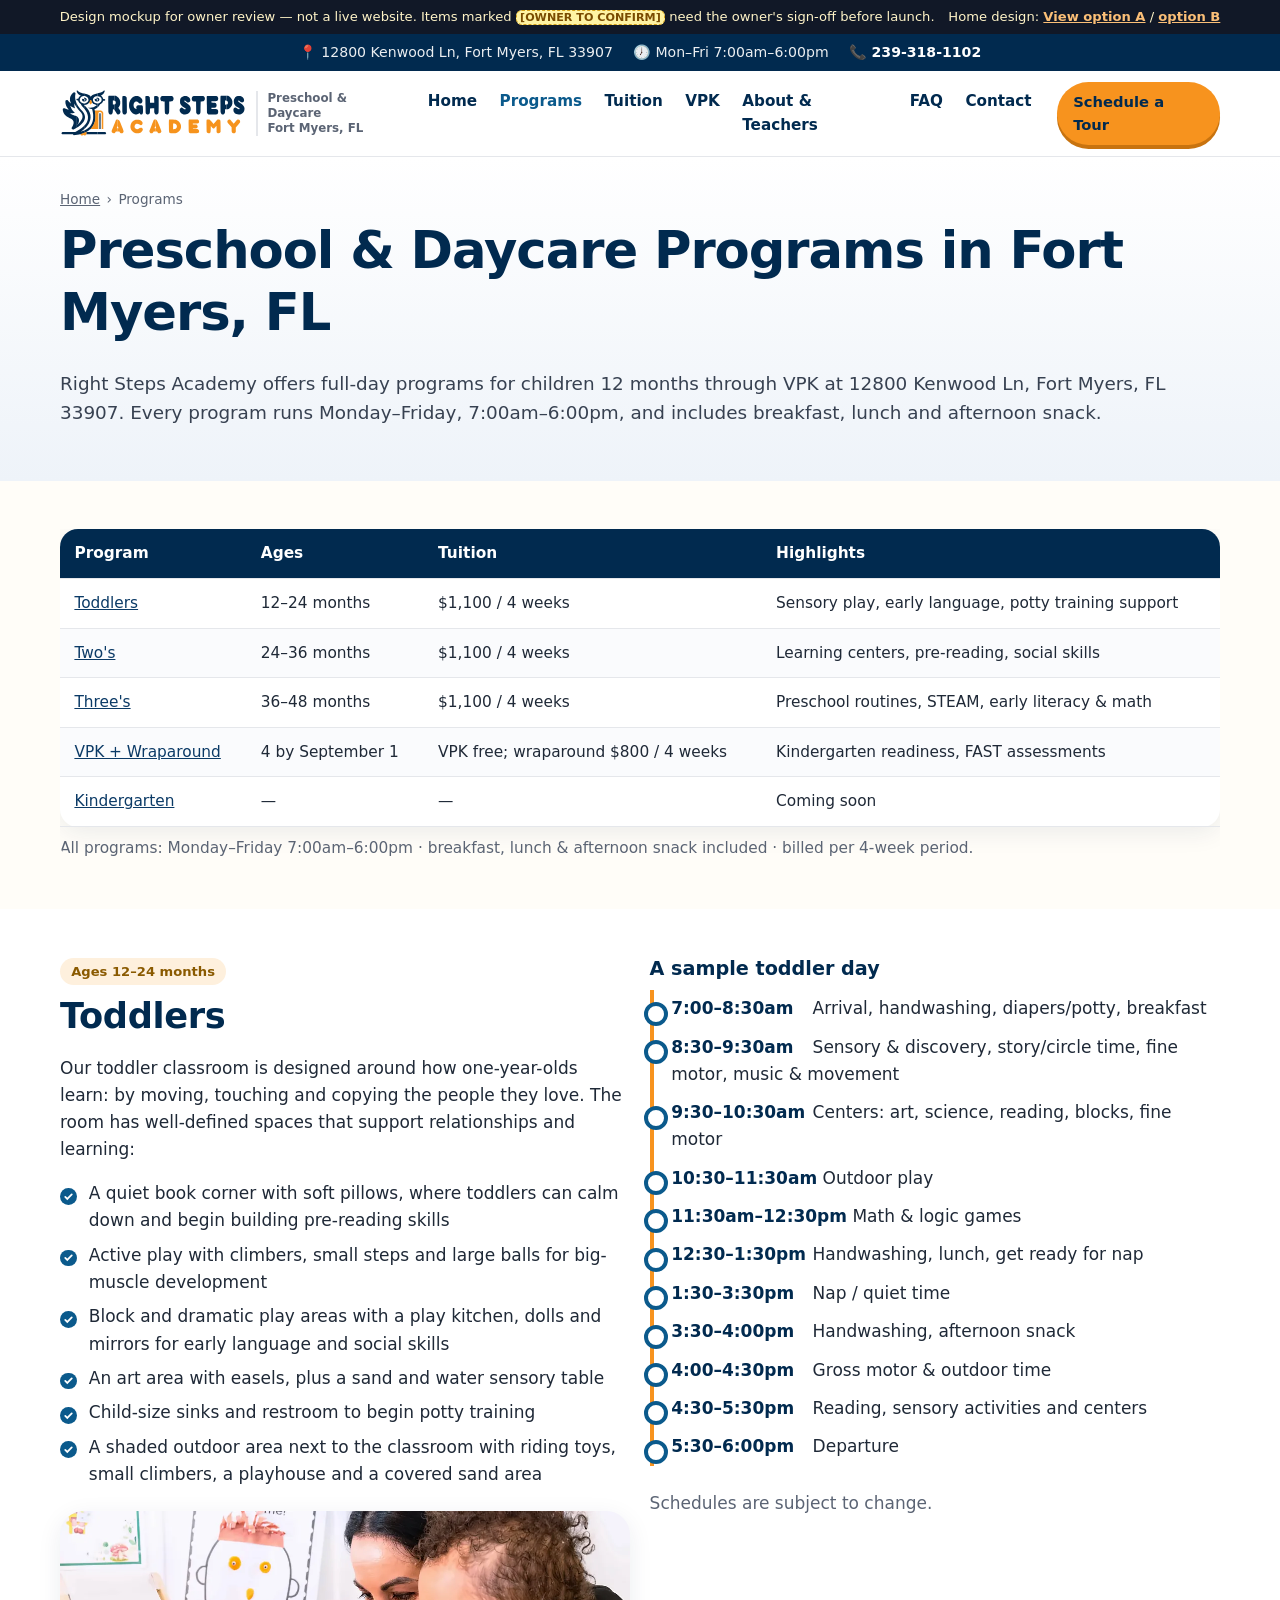
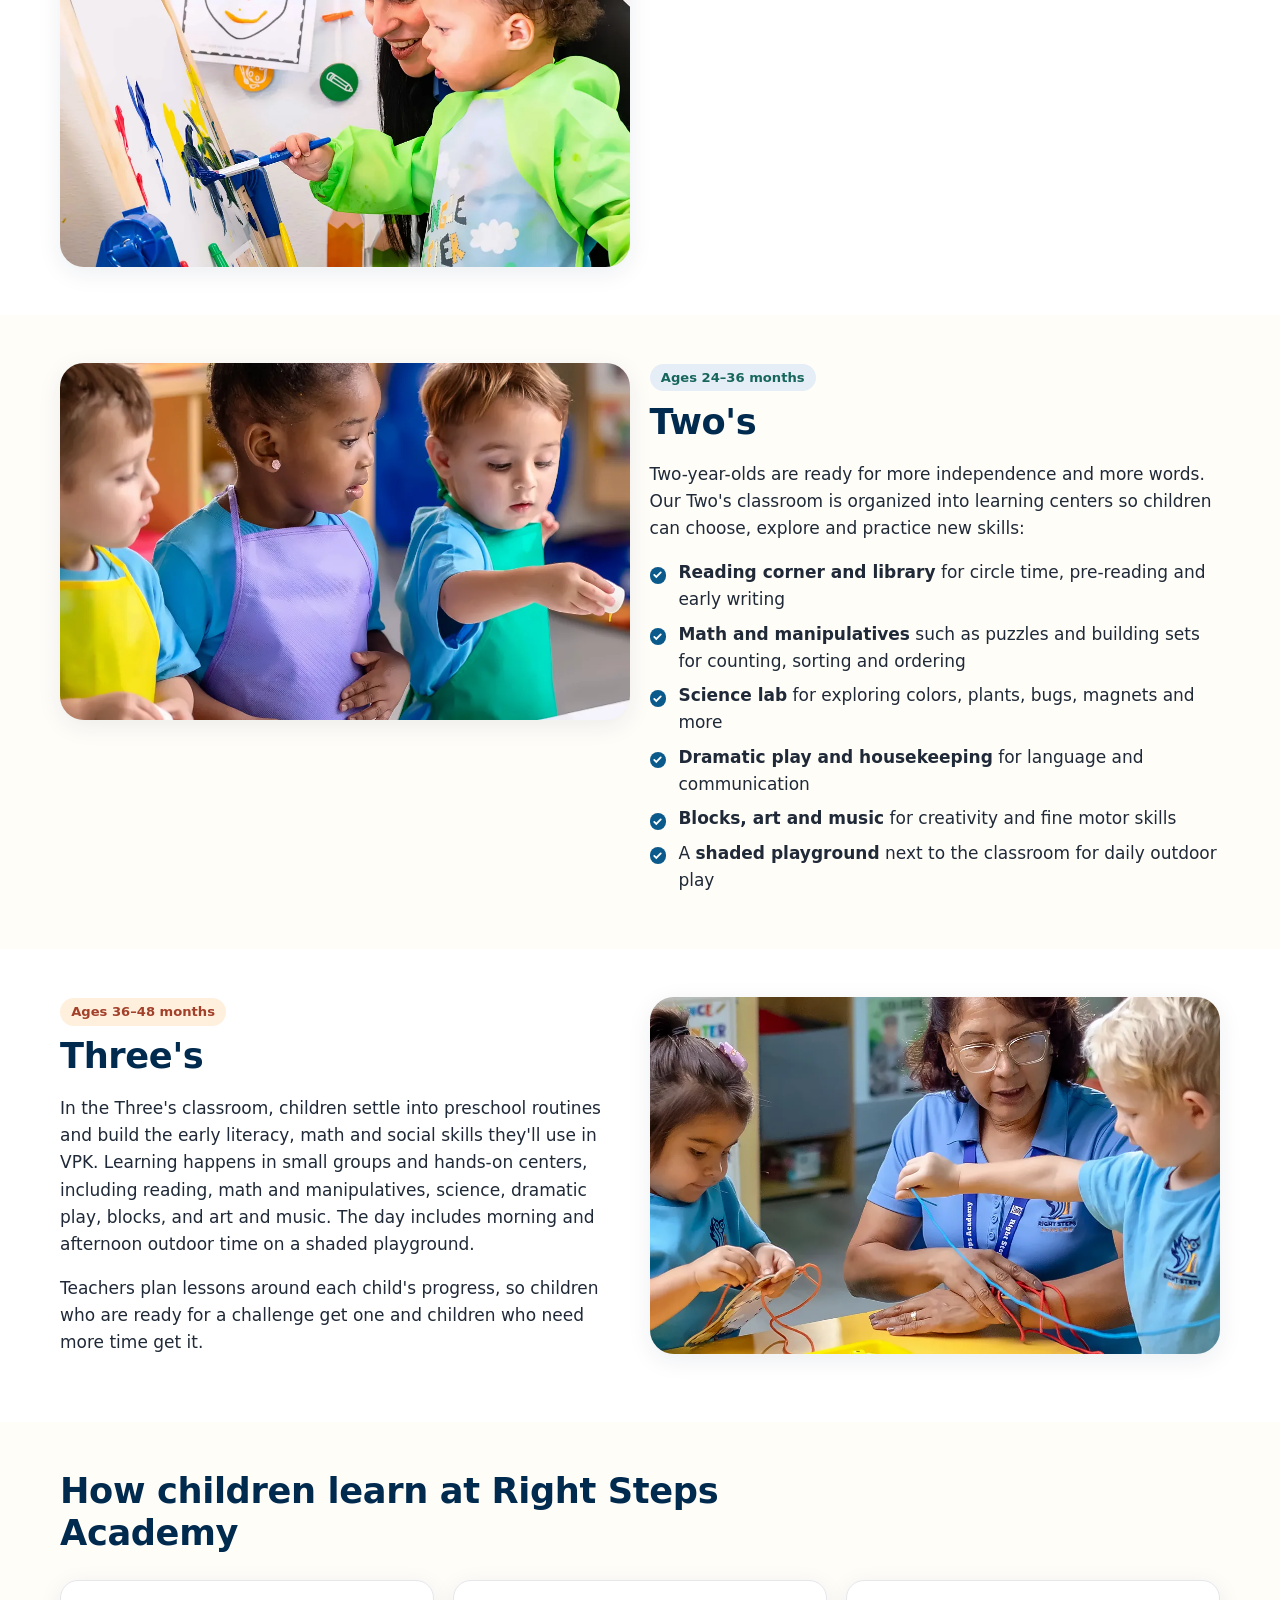
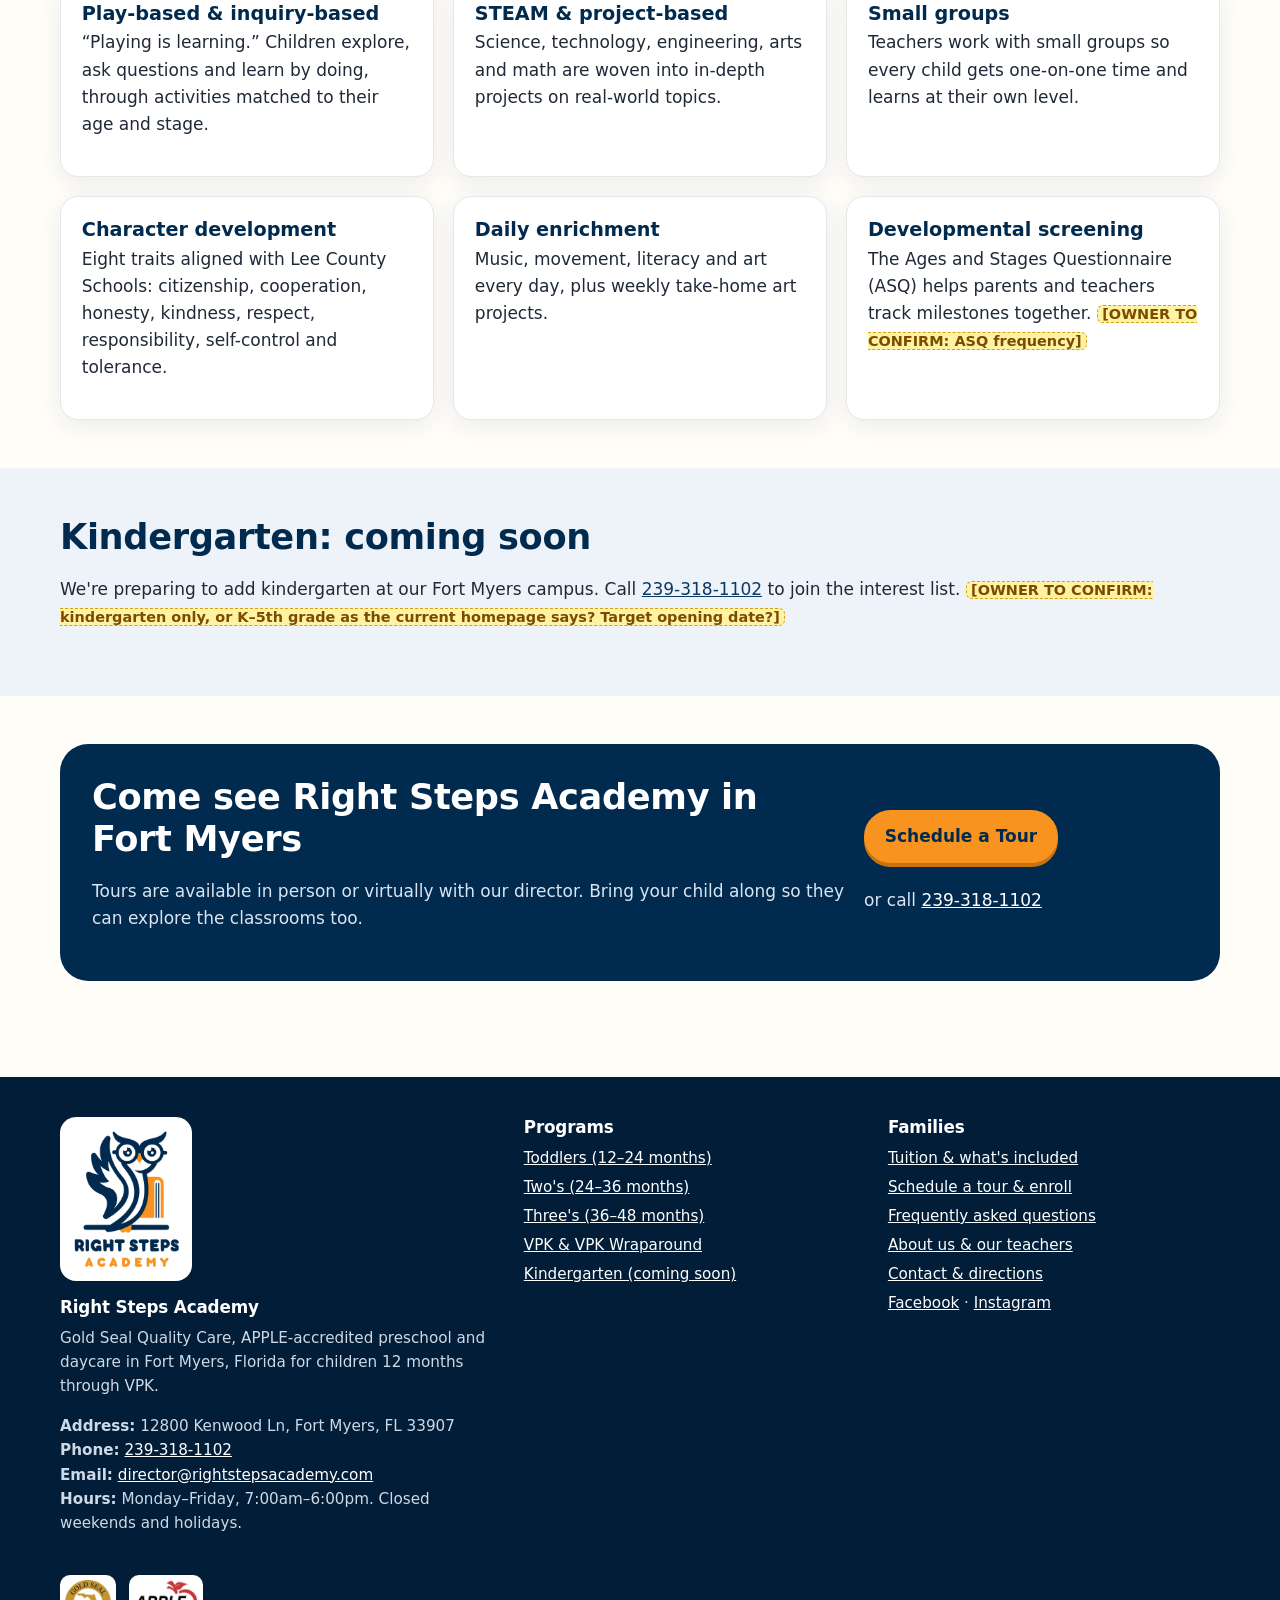
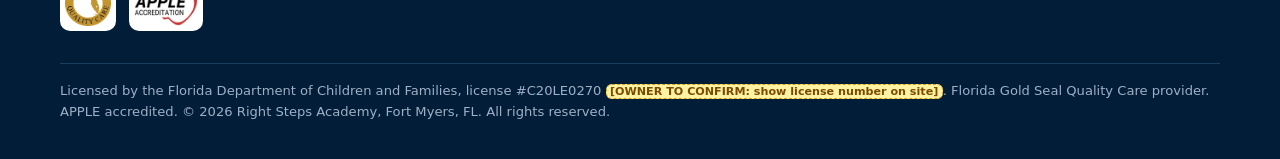
<file: programs.html>
<!doctype html>
<html lang="en">
<head>
<meta charset="utf-8">
<meta name="viewport" content="width=device-width, initial-scale=1">
<title>Programs: Toddlers, Two&#x27;s, Three&#x27;s &amp; VPK | Right Steps Academy Fort Myers</title>
<meta name="description" content="Full-day toddler, two&#x27;s, three&#x27;s and VPK programs in Fort Myers, FL for ages 12 months–5. Play-based STEAM learning, meals included, open 7am–6pm.">
<!-- MOCKUP: remove the noindex line below before launch -->
<meta name="robots" content="noindex, nofollow">
<link rel="canonical" href="https://rightstepsacademy.com/programs/">
<meta property="og:type" content="website">
<meta property="og:site_name" content="Right Steps Academy">
<meta property="og:title" content="Programs: Toddlers, Two&#x27;s, Three&#x27;s &amp; VPK | Right Steps Academy Fort Myers">
<meta property="og:description" content="Full-day toddler, two&#x27;s, three&#x27;s and VPK programs in Fort Myers, FL for ages 12 months–5. Play-based STEAM learning, meals included, open 7am–6pm.">
<meta property="og:url" content="https://rightstepsacademy.com/programs/">
<meta name="geo.region" content="US-FL">
<meta name="geo.placename" content="Fort Myers">
<meta name="geo.position" content="26.554355;-81.87447">
<link rel="icon" href="assets/brand/favicon-32.png" sizes="32x32" type="image/png">
<link rel="icon" href="assets/brand/icon-192.png" sizes="192x192" type="image/png">
<link rel="apple-touch-icon" href="assets/brand/apple-touch-icon.png">
<meta name="theme-color" content="#012A4F">
<link rel="stylesheet" href="assets/style.css">
<script type="application/ld+json">
{
 "@context": "https://schema.org",
 "@type": [
  "ChildCare",
  "Preschool"
 ],
 "@id": "https://rightstepsacademy.com/#school",
 "name": "Right Steps Academy",
 "url": "https://rightstepsacademy.com/",
 "logo": "https://rightstepsacademy.com/assets/brand/rsa-logo-stacked.png",
 "image": "https://rightstepsacademy.com/assets/photos/building-exterior-kenwood-ln.webp",
 "description": "Licensed, Gold Seal Quality Care and APPLE-accredited preschool and daycare in Fort Myers, Florida for children 12 months through VPK. Full-day care Monday–Friday 7:00am–6:00pm with breakfast, lunch and afternoon snack included in tuition.",
 "award": [
  "Florida Gold Seal Quality Care provider",
  "APPLE Accreditation (Accredited Professional Preschool Learning Environment)"
 ],
 "hasCredential": [
  {
   "@type": "EducationalOccupationalCredential",
   "name": "Gold Seal Quality Care",
   "credentialCategory": "Quality designation",
   "recognizedBy": {
    "@type": "GovernmentOrganization",
    "name": "Florida Department of Education, Division of Early Learning"
   }
  },
  {
   "@type": "EducationalOccupationalCredential",
   "name": "APPLE Accreditation (Accredited Professional Preschool Learning Environment)",
   "credentialCategory": "Accreditation",
   "recognizedBy": {
    "@type": "Organization",
    "name": "Florida Association for Child Care Management (FACCM)",
    "url": "https://www.faccm.org/"
   }
  }
 ],
 "telephone": "+1-239-318-1102",
 "email": "director@rightstepsacademy.com",
 "address": {
  "@type": "PostalAddress",
  "streetAddress": "12800 Kenwood Ln",
  "addressLocality": "Fort Myers",
  "addressRegion": "FL",
  "postalCode": "33907",
  "addressCountry": "US"
 },
 "geo": {
  "@type": "GeoCoordinates",
  "latitude": 26.554355,
  "longitude": -81.87447
 },
 "hasMap": "https://www.google.com/maps/search/?api=1&query=Right+Steps+Academy+12800+Kenwood+Ln+Fort+Myers+FL+33907",
 "openingHoursSpecification": [
  {
   "@type": "OpeningHoursSpecification",
   "dayOfWeek": [
    "Monday",
    "Tuesday",
    "Wednesday",
    "Thursday",
    "Friday"
   ],
   "opens": "07:00",
   "closes": "18:00"
  }
 ],
 "priceRange": "$800–$1,100 per 4 weeks",
 "currenciesAccepted": "USD",
 "areaServed": [
  {
   "@type": "City",
   "name": "Fort Myers, FL"
  },
  {
   "@type": "AdministrativeArea",
   "name": "Lee County, FL"
  }
 ],
 "sameAs": [
  "https://www.facebook.com/people/Right-Steps-Academy/61551797728011/",
  "https://www.instagram.com/right_steps_academy/"
 ],
 "makesOffer": [
  {
   "@type": "Offer",
   "name": "Toddlers (12–24 months)",
   "price": "1100",
   "priceCurrency": "USD",
   "description": "Full-day toddler program, 7:00am–6:00pm, breakfast, lunch and afternoon snack included. Price per 4-week period.",
   "url": "https://rightstepsacademy.com/programs/#toddlers"
  },
  {
   "@type": "Offer",
   "name": "Two's (24–36 months)",
   "price": "1100",
   "priceCurrency": "USD",
   "description": "Full-day program for two-year-olds, 7:00am–6:00pm, breakfast, lunch and afternoon snack included. Price per 4-week period.",
   "url": "https://rightstepsacademy.com/programs/#twos"
  },
  {
   "@type": "Offer",
   "name": "Three's (36–48 months)",
   "price": "1100",
   "priceCurrency": "USD",
   "description": "Full-day preschool for three-year-olds, 7:00am–6:00pm, breakfast, lunch and afternoon snack included. Price per 4-week period.",
   "url": "https://rightstepsacademy.com/programs/#threes"
  },
  {
   "@type": "Offer",
   "name": "VPK Wraparound (age 4 by September 1)",
   "price": "800",
   "priceCurrency": "USD",
   "description": "Wraparound care around Florida's free VPK program, 7:00am–6:00pm, breakfast, lunch and afternoon snack included. Price per 4-week period.",
   "url": "https://rightstepsacademy.com/vpk/"
  }
 ]
}
</script>
<script type="application/ld+json">
{
 "@context": "https://schema.org",
 "@type": "BreadcrumbList",
 "itemListElement": [
  {
   "@type": "ListItem",
   "position": 1,
   "name": "Home",
   "item": "https://rightstepsacademy.com/"
  },
  {
   "@type": "ListItem",
   "position": 2,
   "name": "Programs",
   "item": "https://rightstepsacademy.com/programs/"
  }
 ]
}
</script>
</head>
<body>
<a class="skip" href="#main">Skip to content</a>
<div class="mock-banner" role="note">Design mockup for owner review — not a live website. Items marked <span class="otc">[OWNER TO CONFIRM]</span> need the owner's sign-off before launch. <span class="switch">Home design: <a href="index.html">View option A</a> / <a href="index-b.html">option B</a></span></div>
<div class="topbar"><div class="wrap">
<span>📍 12800 Kenwood Ln, Fort Myers, FL 33907</span><span>🕖 Mon–Fri 7:00am–6:00pm</span><a href="tel:+12393181102">📞 239-318-1102</a>
</div></div>
<header class="site-header"><div class="wrap">
<a class="brand" href="index.html"><img src="assets/brand/rsa-logo-horizontal.svg" alt="Right Steps Academy home" width="186" height="48"><small>Preschool &amp; Daycare<br>Fort Myers, FL</small></a>
<button class="nav-toggle" aria-expanded="false" aria-controls="main-nav">Menu</button>
<nav id="main-nav" class="main-nav" aria-label="Main"><ul><li><a href="index.html">Home</a></li><li><a href="programs.html" aria-current="page">Programs</a></li><li><a href="tuition.html">Tuition</a></li><li><a href="vpk.html">VPK</a></li><li><a href="about.html">About & Teachers</a></li><li><a href="faq.html">FAQ</a></li><li><a href="contact.html">Contact</a></li><li class="mobile-only"><a href="enroll.html">Schedule a Tour</a></li></ul></nav>
<a class="btn small header-cta" href="enroll.html">Schedule a Tour</a>
</div></header>
<main id="main">
<section class="page-hero"><div class="wrap"><nav class="crumbs" aria-label="Breadcrumb"><ol><li><a href="index.html">Home</a></li><li aria-current="page">Programs</li></ol></nav>
<h1>Preschool &amp; Daycare Programs in Fort Myers, FL</h1>
<p class="lead">Right Steps Academy offers full-day programs for children 12 months through VPK at 12800 Kenwood Ln, Fort Myers, FL 33907. Every program runs Monday–Friday, 7:00am–6:00pm, and includes breakfast, lunch and afternoon snack.</p>
</div></section>

<section><div class="wrap">
<div class="table-scroll"><table>
<caption class="muted" style="caption-side:bottom;padding-top:.6rem;text-align:left">All programs: Monday–Friday 7:00am–6:00pm · breakfast, lunch &amp; afternoon snack included · billed per 4-week period.</caption>
<thead><tr><th>Program</th><th>Ages</th><th>Tuition</th><th>Highlights</th></tr></thead>
<tbody>
<tr><td><a href="#toddlers">Toddlers</a></td><td>12–24 months</td><td>$1,100 / 4 weeks</td><td>Sensory play, early language, potty training support</td></tr>
<tr><td><a href="#twos">Two's</a></td><td>24–36 months</td><td>$1,100 / 4 weeks</td><td>Learning centers, pre-reading, social skills</td></tr>
<tr><td><a href="#threes">Three's</a></td><td>36–48 months</td><td>$1,100 / 4 weeks</td><td>Preschool routines, STEAM, early literacy &amp; math</td></tr>
<tr><td><a href="vpk.html">VPK + Wraparound</a></td><td>4 by September 1</td><td>VPK free; wraparound $800 / 4 weeks</td><td>Kindergarten readiness, FAST assessments</td></tr>
<tr><td><a href="#kindergarten">Kindergarten</a></td><td>—</td><td>—</td><td>Coming soon</td></tr>
</tbody></table></div>
</div></section>

<section class="alt-bg" id="toddlers"><div class="wrap grid g2">
<div>
<span class="age" style="background:var(--sun-soft);color:#8a5a00;display:inline-block;font-weight:800;padding:.2rem .7rem;border-radius:999px">Ages 12–24 months</span>
<h2>Toddlers</h2>
<p>Our toddler classroom is designed around how one-year-olds learn: by moving, touching and copying the people they love. The room has well-defined spaces that support relationships and learning:</p>
<ul class="checks">
<li>A quiet book corner with soft pillows, where toddlers can calm down and begin building pre-reading skills</li>
<li>Active play with climbers, small steps and large balls for big-muscle development</li>
<li>Block and dramatic play areas with a play kitchen, dolls and mirrors for early language and social skills</li>
<li>An art area with easels, plus a sand and water sensory table</li>
<li>Child-size sinks and restroom to begin potty training</li>
<li>A shaded outdoor area next to the classroom with riding toys, small climbers, a playhouse and a covered sand area</li>
</ul>
<img class="photo" src="assets/photos/toddlers-classroom.webp" alt="Toddler painting at an easel with a teacher in the toddler classroom" width="1136" height="710" loading="lazy" decoding="async">
</div>
<div><h3>A sample toddler day</h3><ul class="timeline"><li><b>7:00–8:30am</b> Arrival, handwashing, diapers/potty, breakfast</li><li><b>8:30–9:30am</b> Sensory & discovery, story/circle time, fine motor, music & movement</li><li><b>9:30–10:30am</b> Centers: art, science, reading, blocks, fine motor</li><li><b>10:30–11:30am</b> Outdoor play</li><li><b>11:30am–12:30pm</b> Math & logic games</li><li><b>12:30–1:30pm</b> Handwashing, lunch, get ready for nap</li><li><b>1:30–3:30pm</b> Nap / quiet time</li><li><b>3:30–4:00pm</b> Handwashing, afternoon snack</li><li><b>4:00–4:30pm</b> Gross motor & outdoor time</li><li><b>4:30–5:30pm</b> Reading, sensory activities and centers</li><li><b>5:30–6:00pm</b> Departure</li></ul><p class="muted mt">Schedules are subject to change.</p></div>
</div></section>

<section id="twos"><div class="wrap grid g2">
<div><img class="photo" src="assets/photos/twos-classroom.webp" alt="Two-year-olds in art aprons doing a hands-on activity together" width="1136" height="710" loading="lazy" decoding="async"></div>
<div>
<span class="age" style="background:var(--teal-soft);color:#17665d;display:inline-block;font-weight:800;padding:.2rem .7rem;border-radius:999px">Ages 24–36 months</span>
<h2>Two's</h2>
<p>Two-year-olds are ready for more independence and more words. Our Two's classroom is organized into learning centers so children can choose, explore and practice new skills:</p>
<ul class="checks">
<li><strong>Reading corner and library</strong> for circle time, pre-reading and early writing</li>
<li><strong>Math and manipulatives</strong> such as puzzles and building sets for counting, sorting and ordering</li>
<li><strong>Science lab</strong> for exploring colors, plants, bugs, magnets and more</li>
<li><strong>Dramatic play and housekeeping</strong> for language and communication</li>
<li><strong>Blocks, art and music</strong> for creativity and fine motor skills</li>
<li>A <strong>shaded playground</strong> next to the classroom for daily outdoor play</li>
</ul>
</div>
</div></section>

<section class="alt-bg" id="threes"><div class="wrap grid g2">
<div>
<span class="age" style="background:var(--coral-soft);color:#a3402a;display:inline-block;font-weight:800;padding:.2rem .7rem;border-radius:999px">Ages 36–48 months</span>
<h2>Three's</h2>
<p>In the Three's classroom, children settle into preschool routines and build the early literacy, math and social skills they'll use in VPK. Learning happens in small groups and hands-on centers, including reading, math and manipulatives, science, dramatic play, blocks, and art and music. The day includes morning and afternoon outdoor time on a shaded playground.</p>
<p>Teachers plan lessons around each child's progress, so children who are ready for a challenge get one and children who need more time get it.</p>
</div>
<div><img class="photo" src="assets/photos/threes-classroom.webp" alt="Teacher guiding preschoolers through a lacing activity in the Three's classroom" width="1136" height="710" loading="lazy" decoding="async"></div>
</div></section>

<section><div class="wrap">
<div class="section-head"><h2>How children learn at Right Steps Academy</h2></div>
<div class="grid g3">
<div class="card"><h3>Play-based &amp; inquiry-based</h3><p>“Playing is learning.” Children explore, ask questions and learn by doing, through activities matched to their age and stage.</p></div>
<div class="card"><h3>STEAM &amp; project-based</h3><p>Science, technology, engineering, arts and math are woven into in-depth projects on real-world topics.</p></div>
<div class="card"><h3>Small groups</h3><p>Teachers work with small groups so every child gets one-on-one time and learns at their own level.</p></div>
<div class="card"><h3>Character development</h3><p>Eight traits aligned with Lee County Schools: citizenship, cooperation, honesty, kindness, respect, responsibility, self-control and tolerance.</p></div>
<div class="card"><h3>Daily enrichment</h3><p>Music, movement, literacy and art every day, plus weekly take-home art projects.</p></div>
<div class="card"><h3>Developmental screening</h3><p>The Ages and Stages Questionnaire (ASQ) helps parents and teachers track milestones together. <mark class="otc">[OWNER TO CONFIRM: ASQ frequency]</mark></p></div>
</div>
</div></section>

<section class="sky-bg" id="kindergarten"><div class="wrap">
<h2>Kindergarten: coming soon</h2>
<p>We're preparing to add kindergarten at our Fort Myers campus. Call <a href="tel:+12393181102">239-318-1102</a> to join the interest list. <mark class="otc">[OWNER TO CONFIRM: kindergarten only, or K–5th grade as the current homepage says? Target opening date?]</mark></p>
</div></section>
<section><div class="wrap"><div class="cta-band">
<div><h2>Come see Right Steps Academy in Fort Myers</h2>
<p>Tours are available in person or virtually with our director. Bring your child along so they can explore the classrooms too.</p></div>
<div><a class="btn" href="enroll.html">Schedule a Tour</a><p class="mt" style="margin-bottom:0">or call <a style="color:#fff" href="tel:+12393181102">239-318-1102</a></p></div>
</div></div></section>
</main>
<footer class="site-footer"><div class="wrap">
<div class="grid">
<div>
<img class="footer-logo" src="assets/brand/rsa-logo-stacked.png" alt="Right Steps Academy owl logo" width="132" height="169" loading="lazy">
<h2>Right Steps Academy</h2>
<p>Gold Seal Quality Care, APPLE-accredited preschool and daycare in Fort Myers, Florida for children 12 months through VPK.</p>
<p><strong>Address:</strong> 12800 Kenwood Ln, Fort Myers, FL 33907<br>
<strong>Phone:</strong> <a href="tel:+12393181102">239-318-1102</a><br>
<strong>Email:</strong> <a href="mailto:director@rightstepsacademy.com">director@rightstepsacademy.com</a><br>
<strong>Hours:</strong> Monday–Friday, 7:00am–6:00pm. Closed weekends and holidays.</p>
</div>
<div><h2>Programs</h2><ul>
<li><a href="programs.html#toddlers">Toddlers (12–24 months)</a></li>
<li><a href="programs.html#twos">Two's (24–36 months)</a></li>
<li><a href="programs.html#threes">Three's (36–48 months)</a></li>
<li><a href="vpk.html">VPK &amp; VPK Wraparound</a></li>
<li><a href="programs.html#kindergarten">Kindergarten (coming soon)</a></li>
</ul></div>
<div><h2>Families</h2><ul>
<li><a href="tuition.html">Tuition &amp; what's included</a></li>
<li><a href="enroll.html">Schedule a tour &amp; enroll</a></li>
<li><a href="faq.html">Frequently asked questions</a></li>
<li><a href="about.html">About us &amp; our teachers</a></li>
<li><a href="contact.html">Contact &amp; directions</a></li>
<li><a href="https://www.facebook.com/people/Right-Steps-Academy/61551797728011/" rel="noopener">Facebook</a> · <a href="https://www.instagram.com/right_steps_academy/" rel="noopener">Instagram</a></li>
</ul></div>
</div>
<div class="footer-badges"><img src="assets/accreditation/gold-seal-quality-care.webp" alt="Florida Gold Seal Quality Care logo" width="64" height="64" loading="lazy"><img src="assets/accreditation/apple-accreditation.webp" alt="APPLE Accreditation logo" width="89" height="64" loading="lazy"></div>
<p class="legal">Licensed by the Florida Department of Children and Families, license #C20LE0270 <mark class="otc">[OWNER TO CONFIRM: show license number on site]</mark>. Florida Gold Seal Quality Care provider. APPLE accredited. © 2026 Right Steps Academy, Fort Myers, FL. All rights reserved.</p>
</div></footer>
<div class="sticky-call"><a class="c1" href="tel:+12393181102">Call 239-318-1102</a><a class="c2" href="enroll.html">Book a Tour</a></div>
<script src="assets/main.js" defer></script>
</body></html>
</file>
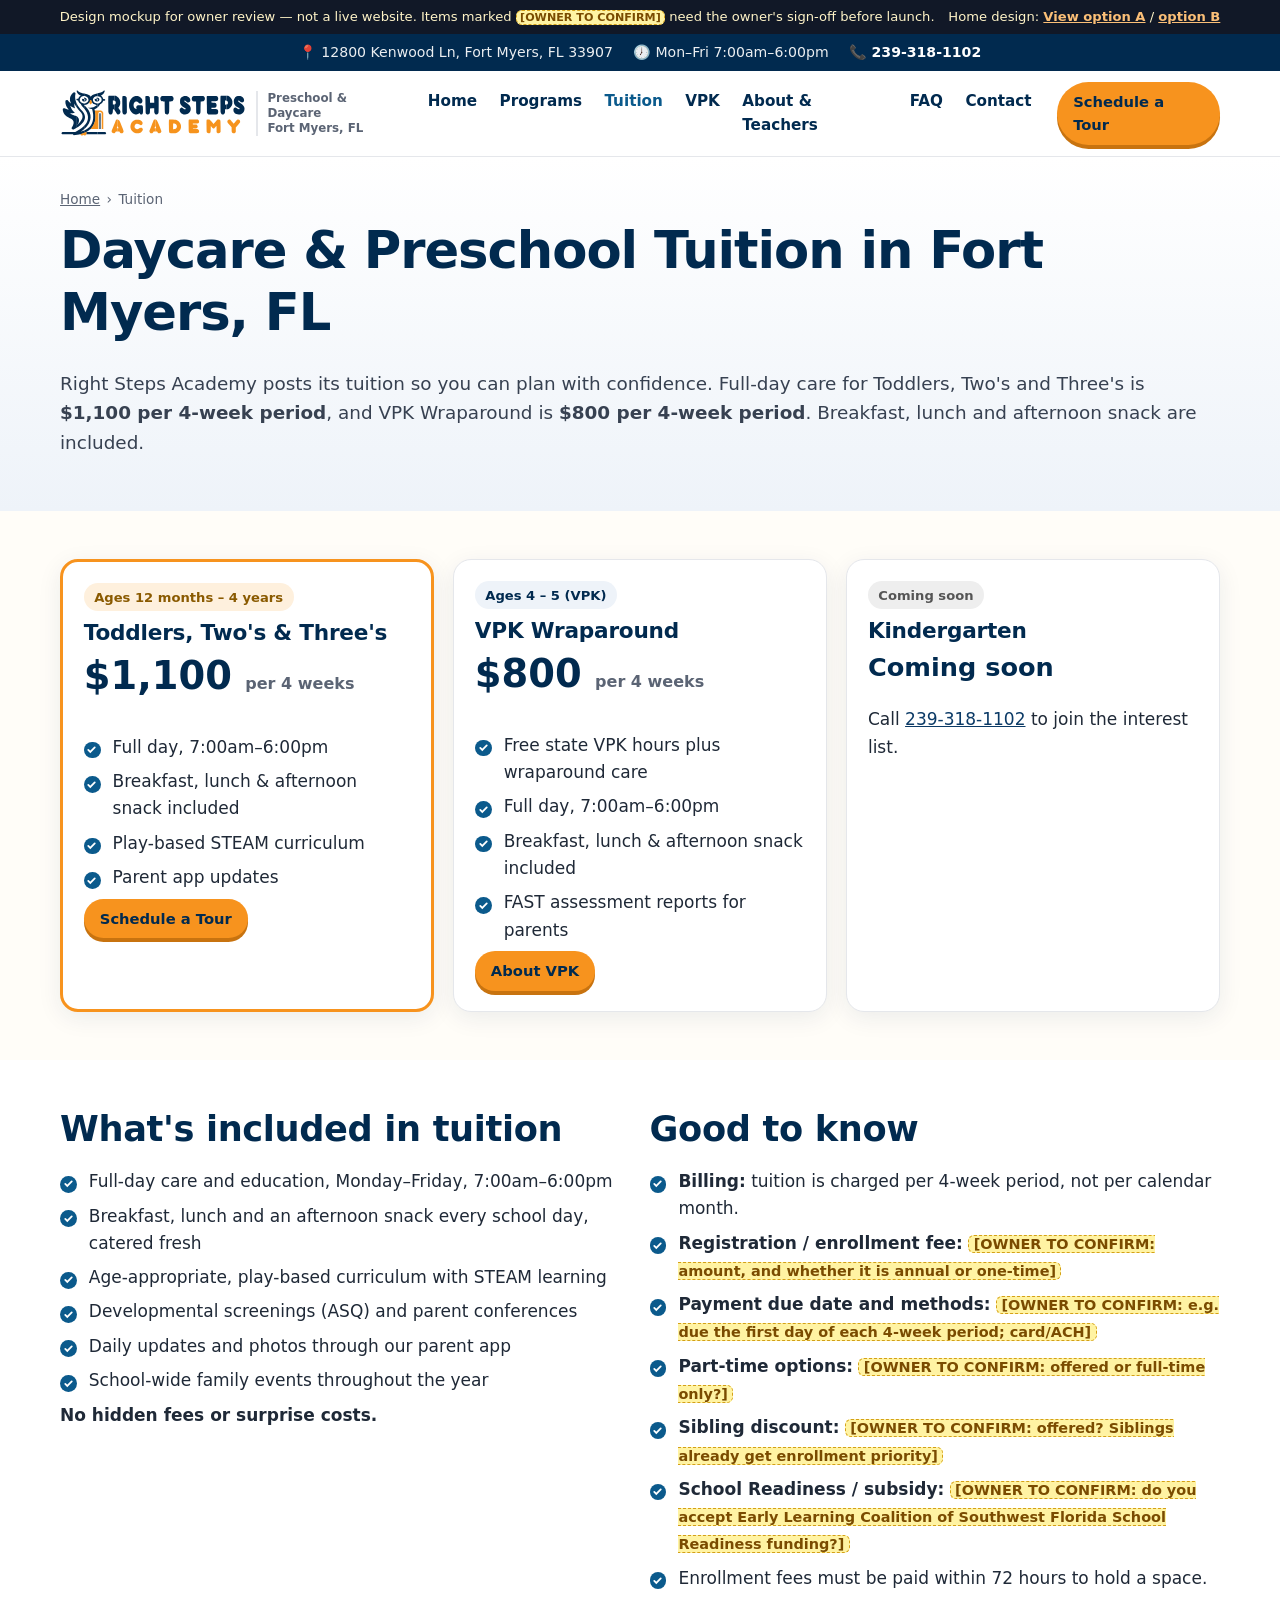
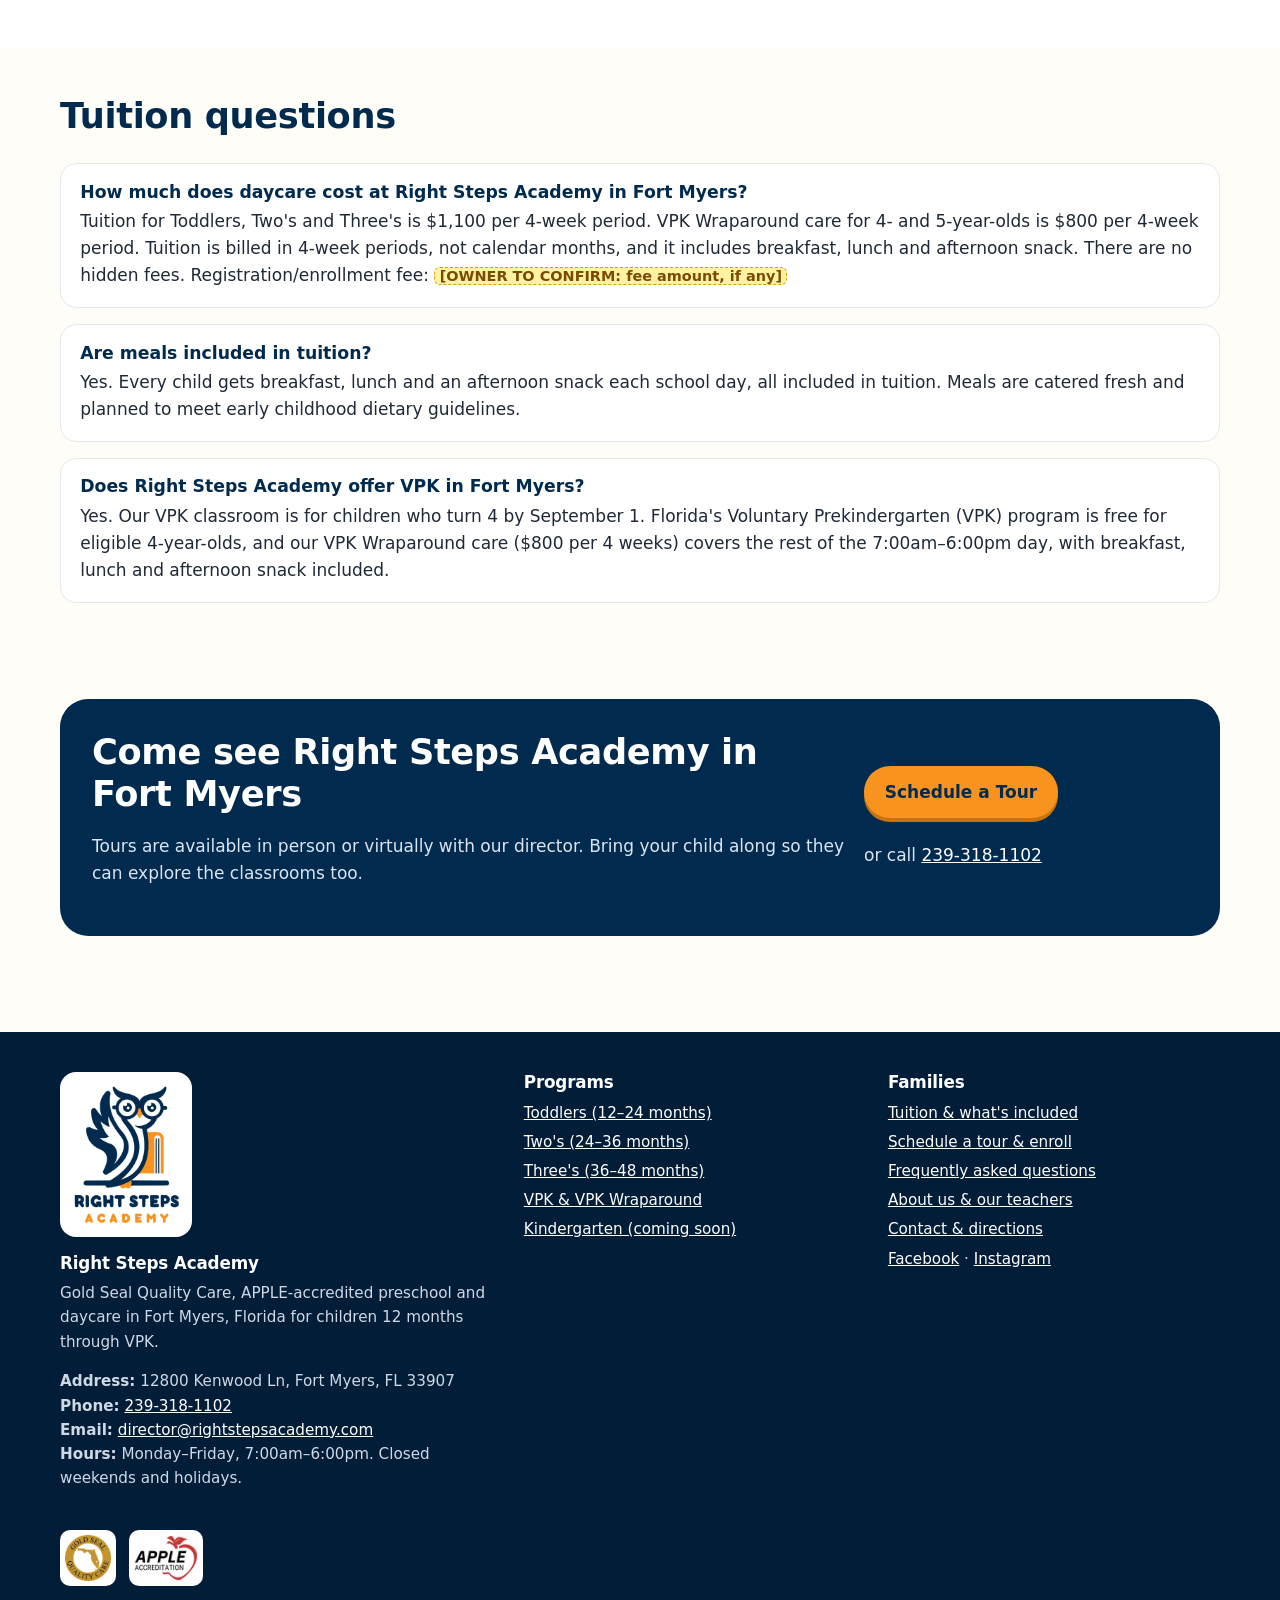
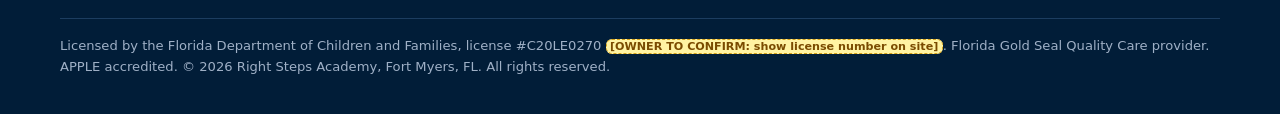
<file: tuition.html>
<!doctype html>
<html lang="en">
<head>
<meta charset="utf-8">
<meta name="viewport" content="width=device-width, initial-scale=1">
<title>Tuition &amp; Prices | Right Steps Academy Daycare in Fort Myers, FL</title>
<meta name="description" content="Right Steps Academy tuition, Fort Myers FL: $1,100 per 4 weeks for toddlers, two&#x27;s &amp; three&#x27;s; $800 per 4 weeks VPK wraparound. Meals included.">
<!-- MOCKUP: remove the noindex line below before launch -->
<meta name="robots" content="noindex, nofollow">
<link rel="canonical" href="https://rightstepsacademy.com/tuition/">
<meta property="og:type" content="website">
<meta property="og:site_name" content="Right Steps Academy">
<meta property="og:title" content="Tuition &amp; Prices | Right Steps Academy Daycare in Fort Myers, FL">
<meta property="og:description" content="Right Steps Academy tuition, Fort Myers FL: $1,100 per 4 weeks for toddlers, two&#x27;s &amp; three&#x27;s; $800 per 4 weeks VPK wraparound. Meals included.">
<meta property="og:url" content="https://rightstepsacademy.com/tuition/">
<meta name="geo.region" content="US-FL">
<meta name="geo.placename" content="Fort Myers">
<meta name="geo.position" content="26.554355;-81.87447">
<link rel="icon" href="assets/brand/favicon-32.png" sizes="32x32" type="image/png">
<link rel="icon" href="assets/brand/icon-192.png" sizes="192x192" type="image/png">
<link rel="apple-touch-icon" href="assets/brand/apple-touch-icon.png">
<meta name="theme-color" content="#012A4F">
<link rel="stylesheet" href="assets/style.css">
<script type="application/ld+json">
{
 "@context": "https://schema.org",
 "@type": [
  "ChildCare",
  "Preschool"
 ],
 "@id": "https://rightstepsacademy.com/#school",
 "name": "Right Steps Academy",
 "url": "https://rightstepsacademy.com/",
 "logo": "https://rightstepsacademy.com/assets/brand/rsa-logo-stacked.png",
 "image": "https://rightstepsacademy.com/assets/photos/building-exterior-kenwood-ln.webp",
 "description": "Licensed, Gold Seal Quality Care and APPLE-accredited preschool and daycare in Fort Myers, Florida for children 12 months through VPK. Full-day care Monday–Friday 7:00am–6:00pm with breakfast, lunch and afternoon snack included in tuition.",
 "award": [
  "Florida Gold Seal Quality Care provider",
  "APPLE Accreditation (Accredited Professional Preschool Learning Environment)"
 ],
 "hasCredential": [
  {
   "@type": "EducationalOccupationalCredential",
   "name": "Gold Seal Quality Care",
   "credentialCategory": "Quality designation",
   "recognizedBy": {
    "@type": "GovernmentOrganization",
    "name": "Florida Department of Education, Division of Early Learning"
   }
  },
  {
   "@type": "EducationalOccupationalCredential",
   "name": "APPLE Accreditation (Accredited Professional Preschool Learning Environment)",
   "credentialCategory": "Accreditation",
   "recognizedBy": {
    "@type": "Organization",
    "name": "Florida Association for Child Care Management (FACCM)",
    "url": "https://www.faccm.org/"
   }
  }
 ],
 "telephone": "+1-239-318-1102",
 "email": "director@rightstepsacademy.com",
 "address": {
  "@type": "PostalAddress",
  "streetAddress": "12800 Kenwood Ln",
  "addressLocality": "Fort Myers",
  "addressRegion": "FL",
  "postalCode": "33907",
  "addressCountry": "US"
 },
 "geo": {
  "@type": "GeoCoordinates",
  "latitude": 26.554355,
  "longitude": -81.87447
 },
 "hasMap": "https://www.google.com/maps/search/?api=1&query=Right+Steps+Academy+12800+Kenwood+Ln+Fort+Myers+FL+33907",
 "openingHoursSpecification": [
  {
   "@type": "OpeningHoursSpecification",
   "dayOfWeek": [
    "Monday",
    "Tuesday",
    "Wednesday",
    "Thursday",
    "Friday"
   ],
   "opens": "07:00",
   "closes": "18:00"
  }
 ],
 "priceRange": "$800–$1,100 per 4 weeks",
 "currenciesAccepted": "USD",
 "areaServed": [
  {
   "@type": "City",
   "name": "Fort Myers, FL"
  },
  {
   "@type": "AdministrativeArea",
   "name": "Lee County, FL"
  }
 ],
 "sameAs": [
  "https://www.facebook.com/people/Right-Steps-Academy/61551797728011/",
  "https://www.instagram.com/right_steps_academy/"
 ],
 "makesOffer": [
  {
   "@type": "Offer",
   "name": "Toddlers (12–24 months)",
   "price": "1100",
   "priceCurrency": "USD",
   "description": "Full-day toddler program, 7:00am–6:00pm, breakfast, lunch and afternoon snack included. Price per 4-week period.",
   "url": "https://rightstepsacademy.com/programs/#toddlers"
  },
  {
   "@type": "Offer",
   "name": "Two's (24–36 months)",
   "price": "1100",
   "priceCurrency": "USD",
   "description": "Full-day program for two-year-olds, 7:00am–6:00pm, breakfast, lunch and afternoon snack included. Price per 4-week period.",
   "url": "https://rightstepsacademy.com/programs/#twos"
  },
  {
   "@type": "Offer",
   "name": "Three's (36–48 months)",
   "price": "1100",
   "priceCurrency": "USD",
   "description": "Full-day preschool for three-year-olds, 7:00am–6:00pm, breakfast, lunch and afternoon snack included. Price per 4-week period.",
   "url": "https://rightstepsacademy.com/programs/#threes"
  },
  {
   "@type": "Offer",
   "name": "VPK Wraparound (age 4 by September 1)",
   "price": "800",
   "priceCurrency": "USD",
   "description": "Wraparound care around Florida's free VPK program, 7:00am–6:00pm, breakfast, lunch and afternoon snack included. Price per 4-week period.",
   "url": "https://rightstepsacademy.com/vpk/"
  }
 ]
}
</script>
<script type="application/ld+json">
{
 "@context": "https://schema.org",
 "@type": "BreadcrumbList",
 "itemListElement": [
  {
   "@type": "ListItem",
   "position": 1,
   "name": "Home",
   "item": "https://rightstepsacademy.com/"
  },
  {
   "@type": "ListItem",
   "position": 2,
   "name": "Tuition",
   "item": "https://rightstepsacademy.com/tuition/"
  }
 ]
}
</script>
</head>
<body>
<a class="skip" href="#main">Skip to content</a>
<div class="mock-banner" role="note">Design mockup for owner review — not a live website. Items marked <span class="otc">[OWNER TO CONFIRM]</span> need the owner's sign-off before launch. <span class="switch">Home design: <a href="index.html">View option A</a> / <a href="index-b.html">option B</a></span></div>
<div class="topbar"><div class="wrap">
<span>📍 12800 Kenwood Ln, Fort Myers, FL 33907</span><span>🕖 Mon–Fri 7:00am–6:00pm</span><a href="tel:+12393181102">📞 239-318-1102</a>
</div></div>
<header class="site-header"><div class="wrap">
<a class="brand" href="index.html"><img src="assets/brand/rsa-logo-horizontal.svg" alt="Right Steps Academy home" width="186" height="48"><small>Preschool &amp; Daycare<br>Fort Myers, FL</small></a>
<button class="nav-toggle" aria-expanded="false" aria-controls="main-nav">Menu</button>
<nav id="main-nav" class="main-nav" aria-label="Main"><ul><li><a href="index.html">Home</a></li><li><a href="programs.html">Programs</a></li><li><a href="tuition.html" aria-current="page">Tuition</a></li><li><a href="vpk.html">VPK</a></li><li><a href="about.html">About & Teachers</a></li><li><a href="faq.html">FAQ</a></li><li><a href="contact.html">Contact</a></li><li class="mobile-only"><a href="enroll.html">Schedule a Tour</a></li></ul></nav>
<a class="btn small header-cta" href="enroll.html">Schedule a Tour</a>
</div></header>
<main id="main">
<section class="page-hero"><div class="wrap"><nav class="crumbs" aria-label="Breadcrumb"><ol><li><a href="index.html">Home</a></li><li aria-current="page">Tuition</li></ol></nav>
<h1>Daycare &amp; Preschool Tuition in Fort Myers, FL</h1>
<p class="lead">Right Steps Academy posts its tuition so you can plan with confidence. Full-day care for Toddlers, Two's and Three's is <strong>$1,100 per 4-week period</strong>, and VPK Wraparound is <strong>$800 per 4-week period</strong>. Breakfast, lunch and afternoon snack are included.</p>
</div></section>

<section><div class="wrap grid g3">
<div class="card price-card featured"><span class="age" style="background:var(--sun-soft);color:#8a5a00">Ages 12 months – 4 years</span>
<h2 style="font-size:1.35rem">Toddlers, Two's &amp; Three's</h2><p class="price">$1,100 <small>per 4 weeks</small></p>
<ul class="checks"><li>Full day, 7:00am–6:00pm</li><li>Breakfast, lunch &amp; afternoon snack included</li><li>Play-based STEAM curriculum</li><li>Parent app updates</li></ul>
<a class="btn small" href="enroll.html">Schedule a Tour</a></div>
<div class="card price-card"><span class="age" style="background:var(--sky);color:var(--navy)">Ages 4 – 5 (VPK)</span>
<h2 style="font-size:1.35rem">VPK Wraparound</h2><p class="price">$800 <small>per 4 weeks</small></p>
<ul class="checks"><li>Free state VPK hours plus wraparound care</li><li>Full day, 7:00am–6:00pm</li><li>Breakfast, lunch &amp; afternoon snack included</li><li>FAST assessment reports for parents</li></ul>
<a class="btn small" href="vpk.html">About VPK</a></div>
<div class="card price-card"><span class="age" style="background:#eee;color:#555">Coming soon</span>
<h2 style="font-size:1.35rem">Kindergarten</h2><p class="price" style="font-size:1.6rem">Coming soon</p>
<p>Call <a href="tel:+12393181102">239-318-1102</a> to join the interest list.</p></div>
</div></section>

<section class="alt-bg"><div class="wrap grid g2">
<div><h2>What's included in tuition</h2>
<ul class="checks">
<li>Full-day care and education, Monday–Friday, 7:00am–6:00pm</li>
<li>Breakfast, lunch and an afternoon snack every school day, catered fresh</li>
<li>Age-appropriate, play-based curriculum with STEAM learning</li>
<li>Developmental screenings (ASQ) and parent conferences</li>
<li>Daily updates and photos through our parent app</li>
<li>School-wide family events throughout the year</li>
</ul>
<p><strong>No hidden fees or surprise costs.</strong></p></div>
<div><h2>Good to know</h2>
<ul class="checks">
<li><strong>Billing:</strong> tuition is charged per 4-week period, not per calendar month.</li>
<li><strong>Registration / enrollment fee:</strong> <mark class="otc">[OWNER TO CONFIRM: amount, and whether it is annual or one-time]</mark></li>
<li><strong>Payment due date and methods:</strong> <mark class="otc">[OWNER TO CONFIRM: e.g. due the first day of each 4-week period; card/ACH]</mark></li>
<li><strong>Part-time options:</strong> <mark class="otc">[OWNER TO CONFIRM: offered or full-time only?]</mark></li>
<li><strong>Sibling discount:</strong> <mark class="otc">[OWNER TO CONFIRM: offered? Siblings already get enrollment priority]</mark></li>
<li><strong>School Readiness / subsidy:</strong> <mark class="otc">[OWNER TO CONFIRM: do you accept Early Learning Coalition of Southwest Florida School Readiness funding?]</mark></li>
<li>Enrollment fees must be paid within 72 hours to hold a space.</li>
</ul></div>
</div></section>

<section><div class="wrap">
<div class="section-head"><h2>Tuition questions</h2></div>
<div class="faq-list">
<div class="faq-item"><h3>How much does daycare cost at Right Steps Academy in Fort Myers?</h3><p>Tuition for Toddlers, Two's and Three's is $1,100 per 4-week period. VPK Wraparound care for 4- and 5-year-olds is $800 per 4-week period. Tuition is billed in 4-week periods, not calendar months, and it includes breakfast, lunch and afternoon snack. There are no hidden fees. Registration/enrollment fee: <mark class="otc">[OWNER TO CONFIRM: fee amount, if any]</mark></p></div>
<div class="faq-item"><h3>Are meals included in tuition?</h3><p>Yes. Every child gets breakfast, lunch and an afternoon snack each school day, all included in tuition. Meals are catered fresh and planned to meet early childhood dietary guidelines.</p></div>
<div class="faq-item"><h3>Does Right Steps Academy offer VPK in Fort Myers?</h3><p>Yes. Our VPK classroom is for children who turn 4 by September 1. Florida's Voluntary Prekindergarten (VPK) program is free for eligible 4-year-olds, and our VPK Wraparound care ($800 per 4 weeks) covers the rest of the 7:00am–6:00pm day, with breakfast, lunch and afternoon snack included.</p></div>
</div>
</div></section>
<section><div class="wrap"><div class="cta-band">
<div><h2>Come see Right Steps Academy in Fort Myers</h2>
<p>Tours are available in person or virtually with our director. Bring your child along so they can explore the classrooms too.</p></div>
<div><a class="btn" href="enroll.html">Schedule a Tour</a><p class="mt" style="margin-bottom:0">or call <a style="color:#fff" href="tel:+12393181102">239-318-1102</a></p></div>
</div></div></section>
</main>
<footer class="site-footer"><div class="wrap">
<div class="grid">
<div>
<img class="footer-logo" src="assets/brand/rsa-logo-stacked.png" alt="Right Steps Academy owl logo" width="132" height="169" loading="lazy">
<h2>Right Steps Academy</h2>
<p>Gold Seal Quality Care, APPLE-accredited preschool and daycare in Fort Myers, Florida for children 12 months through VPK.</p>
<p><strong>Address:</strong> 12800 Kenwood Ln, Fort Myers, FL 33907<br>
<strong>Phone:</strong> <a href="tel:+12393181102">239-318-1102</a><br>
<strong>Email:</strong> <a href="mailto:director@rightstepsacademy.com">director@rightstepsacademy.com</a><br>
<strong>Hours:</strong> Monday–Friday, 7:00am–6:00pm. Closed weekends and holidays.</p>
</div>
<div><h2>Programs</h2><ul>
<li><a href="programs.html#toddlers">Toddlers (12–24 months)</a></li>
<li><a href="programs.html#twos">Two's (24–36 months)</a></li>
<li><a href="programs.html#threes">Three's (36–48 months)</a></li>
<li><a href="vpk.html">VPK &amp; VPK Wraparound</a></li>
<li><a href="programs.html#kindergarten">Kindergarten (coming soon)</a></li>
</ul></div>
<div><h2>Families</h2><ul>
<li><a href="tuition.html">Tuition &amp; what's included</a></li>
<li><a href="enroll.html">Schedule a tour &amp; enroll</a></li>
<li><a href="faq.html">Frequently asked questions</a></li>
<li><a href="about.html">About us &amp; our teachers</a></li>
<li><a href="contact.html">Contact &amp; directions</a></li>
<li><a href="https://www.facebook.com/people/Right-Steps-Academy/61551797728011/" rel="noopener">Facebook</a> · <a href="https://www.instagram.com/right_steps_academy/" rel="noopener">Instagram</a></li>
</ul></div>
</div>
<div class="footer-badges"><img src="assets/accreditation/gold-seal-quality-care.webp" alt="Florida Gold Seal Quality Care logo" width="64" height="64" loading="lazy"><img src="assets/accreditation/apple-accreditation.webp" alt="APPLE Accreditation logo" width="89" height="64" loading="lazy"></div>
<p class="legal">Licensed by the Florida Department of Children and Families, license #C20LE0270 <mark class="otc">[OWNER TO CONFIRM: show license number on site]</mark>. Florida Gold Seal Quality Care provider. APPLE accredited. © 2026 Right Steps Academy, Fort Myers, FL. All rights reserved.</p>
</div></footer>
<div class="sticky-call"><a class="c1" href="tel:+12393181102">Call 239-318-1102</a><a class="c2" href="enroll.html">Book a Tour</a></div>
<script src="assets/main.js" defer></script>
</body></html>
</file>
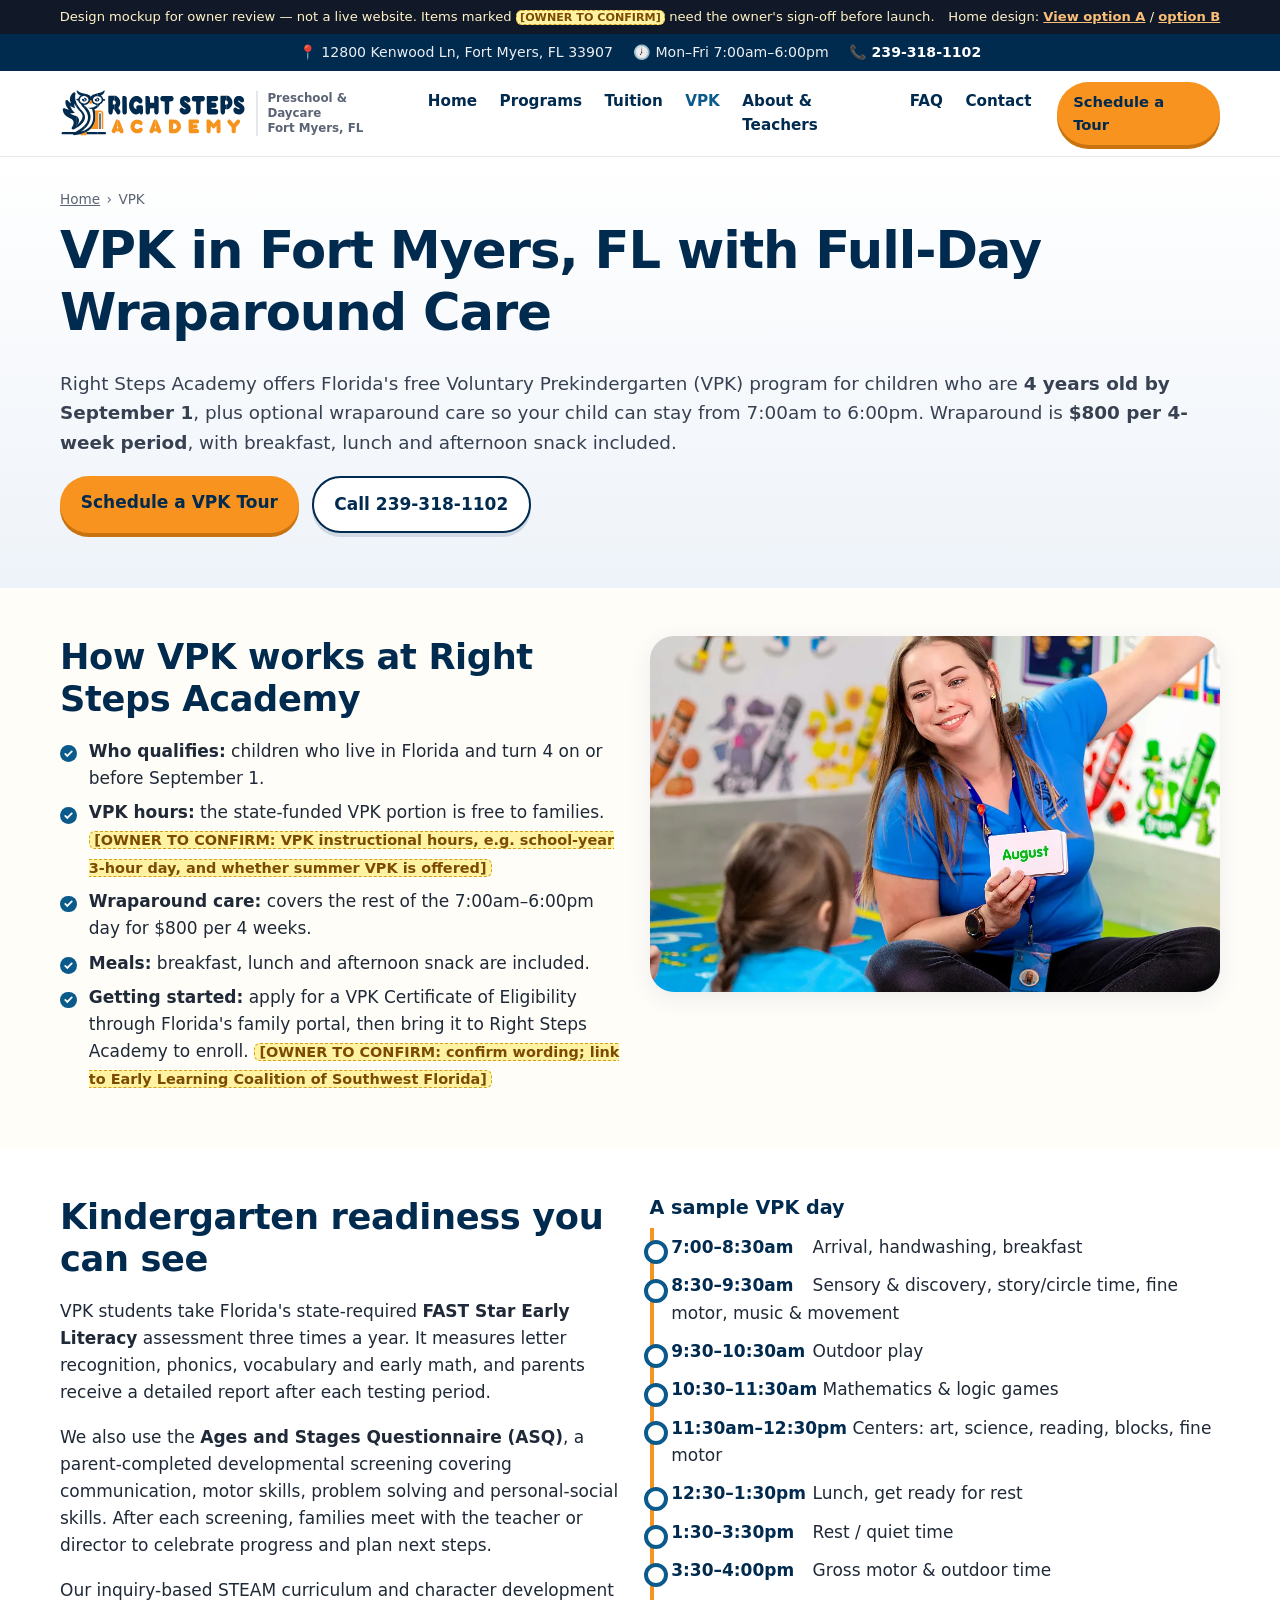
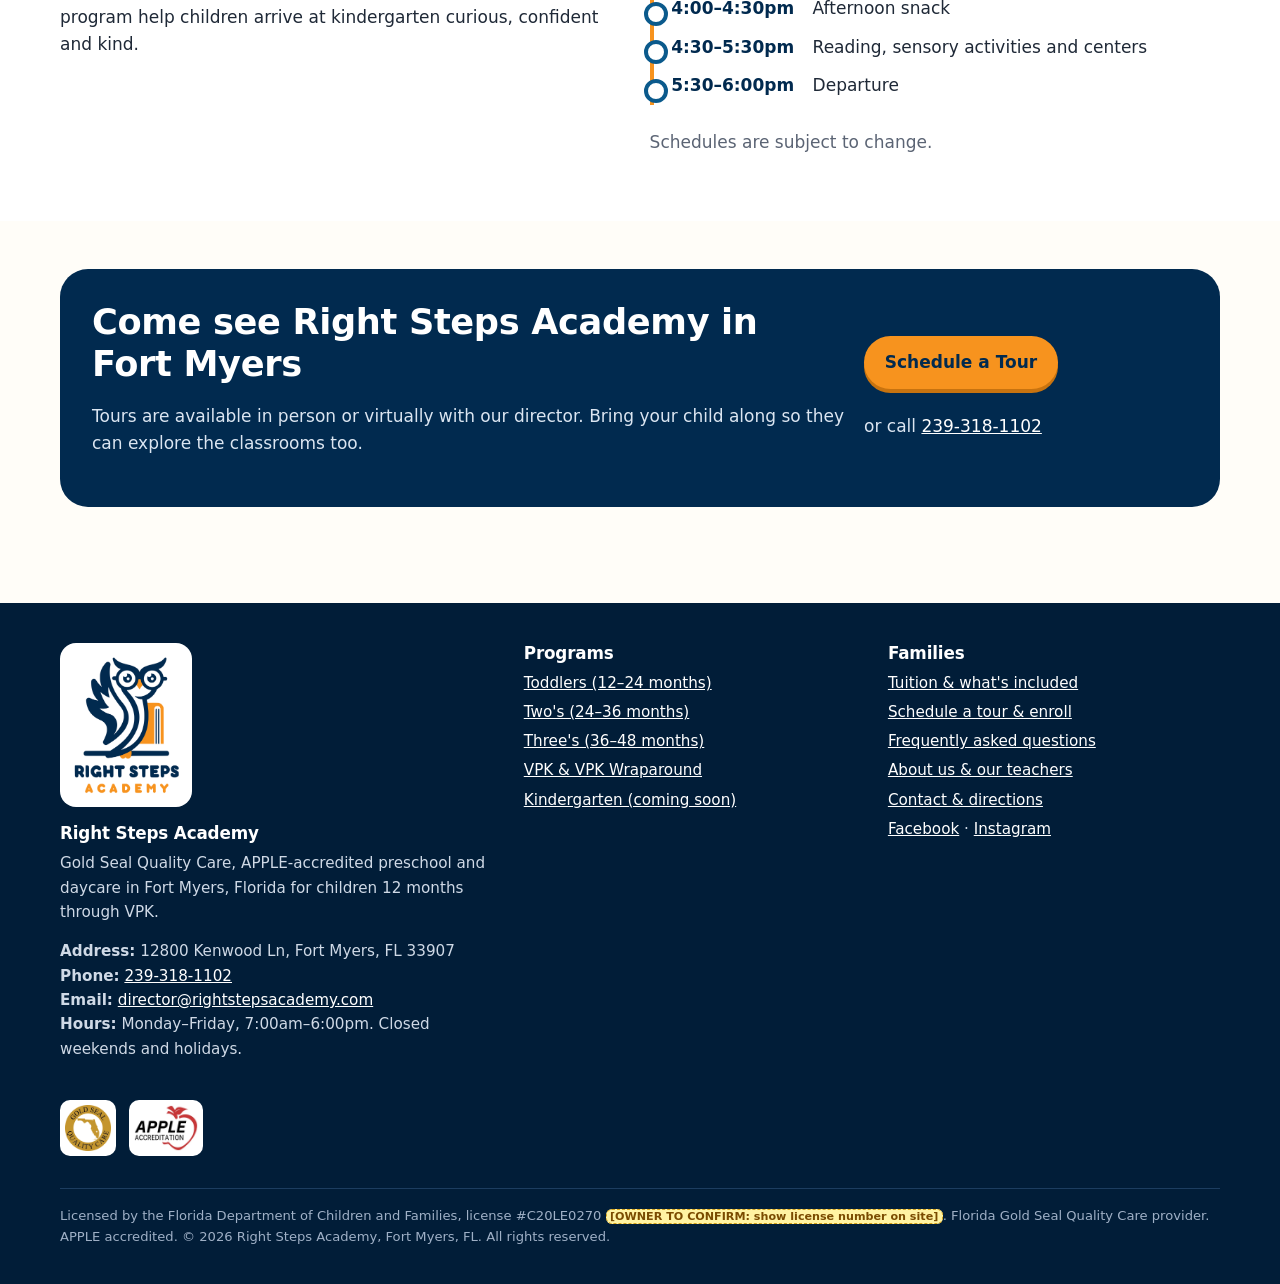
<file: vpk.html>
<!doctype html>
<html lang="en">
<head>
<meta charset="utf-8">
<meta name="viewport" content="width=device-width, initial-scale=1">
<title>Free VPK &amp; Wraparound Care in Fort Myers, FL | Right Steps Academy</title>
<meta name="description" content="Free Florida VPK for 4-year-olds at Right Steps Academy in Fort Myers, plus full-day wraparound care 7am–6pm for $800 per 4 weeks, meals included.">
<!-- MOCKUP: remove the noindex line below before launch -->
<meta name="robots" content="noindex, nofollow">
<link rel="canonical" href="https://rightstepsacademy.com/vpk/">
<meta property="og:type" content="website">
<meta property="og:site_name" content="Right Steps Academy">
<meta property="og:title" content="Free VPK &amp; Wraparound Care in Fort Myers, FL | Right Steps Academy">
<meta property="og:description" content="Free Florida VPK for 4-year-olds at Right Steps Academy in Fort Myers, plus full-day wraparound care 7am–6pm for $800 per 4 weeks, meals included.">
<meta property="og:url" content="https://rightstepsacademy.com/vpk/">
<meta name="geo.region" content="US-FL">
<meta name="geo.placename" content="Fort Myers">
<meta name="geo.position" content="26.554355;-81.87447">
<link rel="icon" href="assets/brand/favicon-32.png" sizes="32x32" type="image/png">
<link rel="icon" href="assets/brand/icon-192.png" sizes="192x192" type="image/png">
<link rel="apple-touch-icon" href="assets/brand/apple-touch-icon.png">
<meta name="theme-color" content="#012A4F">
<link rel="stylesheet" href="assets/style.css">
<script type="application/ld+json">
{
 "@context": "https://schema.org",
 "@type": [
  "ChildCare",
  "Preschool"
 ],
 "@id": "https://rightstepsacademy.com/#school",
 "name": "Right Steps Academy",
 "url": "https://rightstepsacademy.com/",
 "logo": "https://rightstepsacademy.com/assets/brand/rsa-logo-stacked.png",
 "image": "https://rightstepsacademy.com/assets/photos/building-exterior-kenwood-ln.webp",
 "description": "Licensed, Gold Seal Quality Care and APPLE-accredited preschool and daycare in Fort Myers, Florida for children 12 months through VPK. Full-day care Monday–Friday 7:00am–6:00pm with breakfast, lunch and afternoon snack included in tuition.",
 "award": [
  "Florida Gold Seal Quality Care provider",
  "APPLE Accreditation (Accredited Professional Preschool Learning Environment)"
 ],
 "hasCredential": [
  {
   "@type": "EducationalOccupationalCredential",
   "name": "Gold Seal Quality Care",
   "credentialCategory": "Quality designation",
   "recognizedBy": {
    "@type": "GovernmentOrganization",
    "name": "Florida Department of Education, Division of Early Learning"
   }
  },
  {
   "@type": "EducationalOccupationalCredential",
   "name": "APPLE Accreditation (Accredited Professional Preschool Learning Environment)",
   "credentialCategory": "Accreditation",
   "recognizedBy": {
    "@type": "Organization",
    "name": "Florida Association for Child Care Management (FACCM)",
    "url": "https://www.faccm.org/"
   }
  }
 ],
 "telephone": "+1-239-318-1102",
 "email": "director@rightstepsacademy.com",
 "address": {
  "@type": "PostalAddress",
  "streetAddress": "12800 Kenwood Ln",
  "addressLocality": "Fort Myers",
  "addressRegion": "FL",
  "postalCode": "33907",
  "addressCountry": "US"
 },
 "geo": {
  "@type": "GeoCoordinates",
  "latitude": 26.554355,
  "longitude": -81.87447
 },
 "hasMap": "https://www.google.com/maps/search/?api=1&query=Right+Steps+Academy+12800+Kenwood+Ln+Fort+Myers+FL+33907",
 "openingHoursSpecification": [
  {
   "@type": "OpeningHoursSpecification",
   "dayOfWeek": [
    "Monday",
    "Tuesday",
    "Wednesday",
    "Thursday",
    "Friday"
   ],
   "opens": "07:00",
   "closes": "18:00"
  }
 ],
 "priceRange": "$800–$1,100 per 4 weeks",
 "currenciesAccepted": "USD",
 "areaServed": [
  {
   "@type": "City",
   "name": "Fort Myers, FL"
  },
  {
   "@type": "AdministrativeArea",
   "name": "Lee County, FL"
  }
 ],
 "sameAs": [
  "https://www.facebook.com/people/Right-Steps-Academy/61551797728011/",
  "https://www.instagram.com/right_steps_academy/"
 ],
 "makesOffer": [
  {
   "@type": "Offer",
   "name": "Toddlers (12–24 months)",
   "price": "1100",
   "priceCurrency": "USD",
   "description": "Full-day toddler program, 7:00am–6:00pm, breakfast, lunch and afternoon snack included. Price per 4-week period.",
   "url": "https://rightstepsacademy.com/programs/#toddlers"
  },
  {
   "@type": "Offer",
   "name": "Two's (24–36 months)",
   "price": "1100",
   "priceCurrency": "USD",
   "description": "Full-day program for two-year-olds, 7:00am–6:00pm, breakfast, lunch and afternoon snack included. Price per 4-week period.",
   "url": "https://rightstepsacademy.com/programs/#twos"
  },
  {
   "@type": "Offer",
   "name": "Three's (36–48 months)",
   "price": "1100",
   "priceCurrency": "USD",
   "description": "Full-day preschool for three-year-olds, 7:00am–6:00pm, breakfast, lunch and afternoon snack included. Price per 4-week period.",
   "url": "https://rightstepsacademy.com/programs/#threes"
  },
  {
   "@type": "Offer",
   "name": "VPK Wraparound (age 4 by September 1)",
   "price": "800",
   "priceCurrency": "USD",
   "description": "Wraparound care around Florida's free VPK program, 7:00am–6:00pm, breakfast, lunch and afternoon snack included. Price per 4-week period.",
   "url": "https://rightstepsacademy.com/vpk/"
  }
 ]
}
</script>
<script type="application/ld+json">
{
 "@context": "https://schema.org",
 "@type": "BreadcrumbList",
 "itemListElement": [
  {
   "@type": "ListItem",
   "position": 1,
   "name": "Home",
   "item": "https://rightstepsacademy.com/"
  },
  {
   "@type": "ListItem",
   "position": 2,
   "name": "VPK",
   "item": "https://rightstepsacademy.com/vpk/"
  }
 ]
}
</script>
</head>
<body>
<a class="skip" href="#main">Skip to content</a>
<div class="mock-banner" role="note">Design mockup for owner review — not a live website. Items marked <span class="otc">[OWNER TO CONFIRM]</span> need the owner's sign-off before launch. <span class="switch">Home design: <a href="index.html">View option A</a> / <a href="index-b.html">option B</a></span></div>
<div class="topbar"><div class="wrap">
<span>📍 12800 Kenwood Ln, Fort Myers, FL 33907</span><span>🕖 Mon–Fri 7:00am–6:00pm</span><a href="tel:+12393181102">📞 239-318-1102</a>
</div></div>
<header class="site-header"><div class="wrap">
<a class="brand" href="index.html"><img src="assets/brand/rsa-logo-horizontal.svg" alt="Right Steps Academy home" width="186" height="48"><small>Preschool &amp; Daycare<br>Fort Myers, FL</small></a>
<button class="nav-toggle" aria-expanded="false" aria-controls="main-nav">Menu</button>
<nav id="main-nav" class="main-nav" aria-label="Main"><ul><li><a href="index.html">Home</a></li><li><a href="programs.html">Programs</a></li><li><a href="tuition.html">Tuition</a></li><li><a href="vpk.html" aria-current="page">VPK</a></li><li><a href="about.html">About & Teachers</a></li><li><a href="faq.html">FAQ</a></li><li><a href="contact.html">Contact</a></li><li class="mobile-only"><a href="enroll.html">Schedule a Tour</a></li></ul></nav>
<a class="btn small header-cta" href="enroll.html">Schedule a Tour</a>
</div></header>
<main id="main">
<section class="page-hero"><div class="wrap"><nav class="crumbs" aria-label="Breadcrumb"><ol><li><a href="index.html">Home</a></li><li aria-current="page">VPK</li></ol></nav>
<h1>VPK in Fort Myers, FL with Full-Day Wraparound Care</h1>
<p class="lead">Right Steps Academy offers Florida's free Voluntary Prekindergarten (VPK) program for children who are <strong>4 years old by September 1</strong>, plus optional wraparound care so your child can stay from 7:00am to 6:00pm. Wraparound is <strong>$800 per 4-week period</strong>, with breakfast, lunch and afternoon snack included.</p>
<div class="hero-ctas"><a class="btn" href="enroll.html">Schedule a VPK Tour</a><a class="btn alt" href="tel:+12393181102">Call 239-318-1102</a></div>
</div></section>

<section><div class="wrap grid g2">
<div><h2>How VPK works at Right Steps Academy</h2>
<ul class="checks">
<li><strong>Who qualifies:</strong> children who live in Florida and turn 4 on or before September 1.</li>
<li><strong>VPK hours:</strong> the state-funded VPK portion is free to families. <mark class="otc">[OWNER TO CONFIRM: VPK instructional hours, e.g. school-year 3-hour day, and whether summer VPK is offered]</mark></li>
<li><strong>Wraparound care:</strong> covers the rest of the 7:00am–6:00pm day for $800 per 4 weeks.</li>
<li><strong>Meals:</strong> breakfast, lunch and afternoon snack are included.</li>
<li><strong>Getting started:</strong> apply for a VPK Certificate of Eligibility through Florida's family portal, then bring it to Right Steps Academy to enroll. <mark class="otc">[OWNER TO CONFIRM: confirm wording; link to Early Learning Coalition of Southwest Florida]</mark></li>
</ul></div>
<div><img class="photo" src="assets/photos/vpk-classroom.webp" alt="VPK teacher holding up a calendar word card during a lesson in Fort Myers" width="1136" height="710" loading="lazy" decoding="async"></div>
</div></section>

<section class="alt-bg"><div class="wrap grid g2">
<div><h2>Kindergarten readiness you can see</h2>
<p>VPK students take Florida's state-required <strong>FAST Star Early Literacy</strong> assessment three times a year. It measures letter recognition, phonics, vocabulary and early math, and parents receive a detailed report after each testing period.</p>
<p>We also use the <strong>Ages and Stages Questionnaire (ASQ)</strong>, a parent-completed developmental screening covering communication, motor skills, problem solving and personal-social skills. After each screening, families meet with the teacher or director to celebrate progress and plan next steps.</p>
<p>Our inquiry-based STEAM curriculum and character development program help children arrive at kindergarten curious, confident and kind.</p></div>
<div><h3>A sample VPK day</h3><ul class="timeline"><li><b>7:00–8:30am</b> Arrival, handwashing, breakfast</li><li><b>8:30–9:30am</b> Sensory & discovery, story/circle time, fine motor, music & movement</li><li><b>9:30–10:30am</b> Outdoor play</li><li><b>10:30–11:30am</b> Mathematics & logic games</li><li><b>11:30am–12:30pm</b> Centers: art, science, reading, blocks, fine motor</li><li><b>12:30–1:30pm</b> Lunch, get ready for rest</li><li><b>1:30–3:30pm</b> Rest / quiet time</li><li><b>3:30–4:00pm</b> Gross motor & outdoor time</li><li><b>4:00–4:30pm</b> Afternoon snack</li><li><b>4:30–5:30pm</b> Reading, sensory activities and centers</li><li><b>5:30–6:00pm</b> Departure</li></ul><p class="muted mt">Schedules are subject to change.</p></div>
</div></section>
<section><div class="wrap"><div class="cta-band">
<div><h2>Come see Right Steps Academy in Fort Myers</h2>
<p>Tours are available in person or virtually with our director. Bring your child along so they can explore the classrooms too.</p></div>
<div><a class="btn" href="enroll.html">Schedule a Tour</a><p class="mt" style="margin-bottom:0">or call <a style="color:#fff" href="tel:+12393181102">239-318-1102</a></p></div>
</div></div></section>
</main>
<footer class="site-footer"><div class="wrap">
<div class="grid">
<div>
<img class="footer-logo" src="assets/brand/rsa-logo-stacked.png" alt="Right Steps Academy owl logo" width="132" height="169" loading="lazy">
<h2>Right Steps Academy</h2>
<p>Gold Seal Quality Care, APPLE-accredited preschool and daycare in Fort Myers, Florida for children 12 months through VPK.</p>
<p><strong>Address:</strong> 12800 Kenwood Ln, Fort Myers, FL 33907<br>
<strong>Phone:</strong> <a href="tel:+12393181102">239-318-1102</a><br>
<strong>Email:</strong> <a href="mailto:director@rightstepsacademy.com">director@rightstepsacademy.com</a><br>
<strong>Hours:</strong> Monday–Friday, 7:00am–6:00pm. Closed weekends and holidays.</p>
</div>
<div><h2>Programs</h2><ul>
<li><a href="programs.html#toddlers">Toddlers (12–24 months)</a></li>
<li><a href="programs.html#twos">Two's (24–36 months)</a></li>
<li><a href="programs.html#threes">Three's (36–48 months)</a></li>
<li><a href="vpk.html">VPK &amp; VPK Wraparound</a></li>
<li><a href="programs.html#kindergarten">Kindergarten (coming soon)</a></li>
</ul></div>
<div><h2>Families</h2><ul>
<li><a href="tuition.html">Tuition &amp; what's included</a></li>
<li><a href="enroll.html">Schedule a tour &amp; enroll</a></li>
<li><a href="faq.html">Frequently asked questions</a></li>
<li><a href="about.html">About us &amp; our teachers</a></li>
<li><a href="contact.html">Contact &amp; directions</a></li>
<li><a href="https://www.facebook.com/people/Right-Steps-Academy/61551797728011/" rel="noopener">Facebook</a> · <a href="https://www.instagram.com/right_steps_academy/" rel="noopener">Instagram</a></li>
</ul></div>
</div>
<div class="footer-badges"><img src="assets/accreditation/gold-seal-quality-care.webp" alt="Florida Gold Seal Quality Care logo" width="64" height="64" loading="lazy"><img src="assets/accreditation/apple-accreditation.webp" alt="APPLE Accreditation logo" width="89" height="64" loading="lazy"></div>
<p class="legal">Licensed by the Florida Department of Children and Families, license #C20LE0270 <mark class="otc">[OWNER TO CONFIRM: show license number on site]</mark>. Florida Gold Seal Quality Care provider. APPLE accredited. © 2026 Right Steps Academy, Fort Myers, FL. All rights reserved.</p>
</div></footer>
<div class="sticky-call"><a class="c1" href="tel:+12393181102">Call 239-318-1102</a><a class="c2" href="enroll.html">Book a Tour</a></div>
<script src="assets/main.js" defer></script>
</body></html>
</file>
<file: assets/style.css>
/* Right Steps Academy — mock site styles (mobile-first, no external fonts) */
:root{
  --navy:#012A4F; --navy-2:#0B3A66; --sun:#F7931E; --sun-soft:#FEF0DD;
  --teal:#0B5A8C; --teal-soft:#E5EEF7; --coral:#F7931E; --coral-soft:#FEF0DD;
  --sky:#EEF3F9; --ink:#1f2937; --muted:#5b6474; --line:#e5e7eb; --bg:#fffdf8;
  --radius:18px; --shadow:0 6px 24px rgba(1,42,79,.08);
  --font: ui-rounded, "SF Pro Rounded", "Nunito", "Segoe UI", system-ui, -apple-system, Roboto, Arial, sans-serif;
}
*{box-sizing:border-box}
html{scroll-behavior:smooth}
body{margin:0;font-family:var(--font);color:var(--ink);background:var(--bg);line-height:1.6;font-size:17px}
img,svg{max-width:100%;display:block}
a{color:var(--navy-2)}
a:hover{color:var(--teal)}
h1,h2,h3{color:var(--navy);line-height:1.2;margin:0 0 .5em}
h1{font-size:clamp(2rem,6vw,3.2rem);letter-spacing:-.02em}
h2{font-size:clamp(1.5rem,4vw,2.2rem);letter-spacing:-.01em}
h3{font-size:1.2rem}
p{margin:0 0 1em}
.wrap{width:min(1160px,92%);margin-inline:auto}
.skip{position:absolute;left:-999px}.skip:focus{left:1rem;top:1rem;background:#fff;padding:.5rem 1rem;z-index:99}

/* mock banner + OTC markers */
.mock-banner{background:#111827;color:#fef3c7;font-size:.82rem;text-align:center;padding:.4rem 1rem}
.otc{background:#fff3a3;color:#7a4b00;border:1px dashed #d4a017;border-radius:6px;padding:0 .3em;font-weight:700;font-size:.85em;white-space:normal}

/* top bar */
.topbar{background:var(--navy);color:#fff;font-size:.88rem}
.topbar .wrap{display:flex;flex-wrap:wrap;gap:.25rem 1.25rem;justify-content:center;padding:.45rem 0}
.topbar a{color:#fff;text-decoration:none;font-weight:700}
.topbar span{opacity:.92}

/* header */
.site-header{background:#fff;border-bottom:1px solid var(--line);position:sticky;top:0;z-index:20}
.site-header .wrap{display:flex;align-items:center;justify-content:space-between;gap:1rem;padding:.7rem 0}
.brand{display:flex;align-items:center;gap:.6rem;text-decoration:none;color:var(--navy)}
.brand img{height:48px;width:auto}
.brand small{display:none;color:var(--muted);font-size:.74rem;font-weight:700;line-height:1.25;border-left:2px solid var(--line);padding-left:.6rem}
@media (min-width:1100px){.brand small{display:block}}
.nav-toggle{background:var(--sky);border:0;border-radius:12px;padding:.55rem .8rem;font:inherit;font-weight:700;color:var(--navy);cursor:pointer}
.main-nav{display:none;position:absolute;left:0;right:0;top:100%;background:#fff;border-bottom:1px solid var(--line);box-shadow:var(--shadow)}
.main-nav.open{display:block}
.main-nav ul{list-style:none;margin:0;padding:.5rem 4%}
.main-nav a{display:block;padding:.65rem .25rem;text-decoration:none;font-weight:700;color:var(--navy);border-bottom:1px solid var(--line)}
.main-nav a[aria-current="page"]{color:var(--teal)}
.btn{display:inline-block;background:var(--coral);color:var(--navy);text-decoration:none;font-weight:800;padding:.8rem 1.3rem;border-radius:999px;border:0;cursor:pointer;font:inherit;font-weight:800;box-shadow:0 4px 0 #C8730F}
.btn:hover{color:var(--navy);filter:brightness(1.06)}
.btn.alt{background:#fff;color:var(--navy);box-shadow:0 4px 0 #cfd8e3;border:2px solid var(--navy)}
.btn.small{padding:.5rem 1rem;font-size:.92rem}
.header-cta{display:none}
@media (min-width:980px){
  .nav-toggle{display:none}
  .main-nav{display:block;position:static;box-shadow:none;border:0}
  .main-nav ul{display:flex;gap:.2rem;padding:0}
  .main-nav a{border:0;padding:.4rem .6rem;border-radius:10px;font-size:.95rem}
  .main-nav a:hover{background:var(--sky)}
  .header-cta{display:inline-block}
}

/* hero */
.hero{background:radial-gradient(circle at 88% 18%,var(--sun-soft) 0 20%,transparent 21%),linear-gradient(180deg,#fff 0%,var(--sky) 100%);padding:2.5rem 0 3rem}
.hero .wrap{display:grid;gap:2rem;align-items:center}
.eyebrow{display:inline-block;background:var(--sun-soft);color:#8A4B00;font-weight:800;font-size:.85rem;padding:.3rem .8rem;border-radius:999px;margin-bottom:.8rem}
.lead{font-size:1.15rem;color:#374151}
.hero-ctas{display:flex;flex-wrap:wrap;gap:.8rem;margin:1.2rem 0}
.nap{background:#fff;border-radius:var(--radius);box-shadow:var(--shadow);padding:1rem 1.2rem;font-size:.95rem}
.nap p{margin:.15rem 0}
@media (min-width:900px){.hero .wrap{grid-template-columns:1.15fr .85fr}}

/* placeholder art (no photos of real people) */
.ph{position:relative;border-radius:28px;min-height:260px;overflow:hidden;display:flex;align-items:flex-end;padding:1rem;color:var(--navy);font-weight:800;font-size:.85rem}
.ph::after{content:attr(data-label);background:rgba(255,255,255,.88);border-radius:999px;padding:.3rem .8rem}
.ph.a{background:radial-gradient(circle at 25% 30%,#ffd166 0 16%,transparent 17%),radial-gradient(circle at 70% 60%,#83c5be 0 22%,transparent 23%),radial-gradient(circle at 40% 85%,#f4a261 0 12%,transparent 13%),linear-gradient(135deg,#e8f1fb,#fde9e3)}
.ph.b{background:radial-gradient(circle at 70% 25%,#a8dadc 0 18%,transparent 19%),radial-gradient(circle at 30% 70%,#ffc947 0 20%,transparent 21%),linear-gradient(135deg,#fff4d6,#e3f4f1)}
.ph.c{background:radial-gradient(circle at 50% 40%,#f4a261 0 18%,transparent 19%),radial-gradient(circle at 20% 80%,#2a9d8f55 0 20%,transparent 21%),linear-gradient(135deg,#fde9e3,#e8f1fb)}
.ph.small{min-height:150px;border-radius:18px}

/* sections */
section{padding:3rem 0}
.alt-bg{background:#fff}
.sky-bg{background:var(--sky)}
.section-head{max-width:760px;margin-bottom:1.6rem}
.grid{display:grid;gap:1.2rem}
@media (min-width:640px){.g2{grid-template-columns:repeat(2,1fr)}.g3{grid-template-columns:repeat(2,1fr)}.g4{grid-template-columns:repeat(2,1fr)}}
@media (min-width:980px){.g3{grid-template-columns:repeat(3,1fr)}.g4{grid-template-columns:repeat(4,1fr)}}
.card{background:#fff;border:1px solid var(--line);border-radius:var(--radius);padding:1.3rem;box-shadow:var(--shadow)}
.card h3{margin-bottom:.3rem}
.age{display:inline-block;font-weight:800;font-size:.82rem;padding:.2rem .65rem;border-radius:999px;margin-bottom:.6rem}
.t1 .age{background:var(--sun-soft);color:#8A4B00}.t2 .age{background:var(--teal-soft);color:var(--navy)}
.t3 .age{background:var(--sun-soft);color:#8A4B00}.t4 .age{background:var(--sky);color:var(--navy)}
.t5 .age{background:#eee;color:#555}
.card .more{font-weight:800;text-decoration:none}

/* fact strip */
.facts{display:grid;gap:.8rem;grid-template-columns:repeat(2,1fr);margin-top:-1.6rem;position:relative}
.fact{background:#fff;border-radius:16px;padding:.9rem 1rem;box-shadow:var(--shadow);border:1px solid var(--line)}
.fact b{display:block;color:var(--navy);font-size:1.05rem}
.fact span{color:var(--muted);font-size:.88rem}
@media (min-width:900px){.facts{grid-template-columns:repeat(5,1fr)}}

/* lists */
.checks{list-style:none;padding:0;margin:0}
.checks li{padding-left:1.8rem;position:relative;margin:.45rem 0}
.checks li::before{content:"";position:absolute;left:0;top:.45em;width:1.05rem;height:1.05rem;border-radius:50%;background:var(--teal) url("data:image/svg+xml,%3Csvg xmlns='http://www.w3.org/2000/svg' viewBox='0 0 16 16'%3E%3Cpath d='M4 8.5l2.5 2.5L12 5.5' stroke='white' stroke-width='2.2' fill='none' stroke-linecap='round'/%3E%3C/svg%3E") center/80% no-repeat}

/* pricing */
.price{font-size:2.4rem;font-weight:900;color:var(--navy);line-height:1}
.price small{font-size:1rem;color:var(--muted);font-weight:700}
.price-card.featured{border:3px solid var(--sun)}
table{width:100%;border-collapse:collapse;background:#fff;border-radius:var(--radius);overflow:hidden;box-shadow:var(--shadow);font-size:.96rem}
th,td{padding:.75rem .9rem;text-align:left;border-bottom:1px solid var(--line);vertical-align:top}
th{background:var(--navy);color:#fff}
tr:nth-child(even) td{background:#fafbfd}
.table-scroll{overflow-x:auto}

/* reviews */
.quote{background:#fff;border-radius:var(--radius);padding:1.3rem;border-left:6px solid var(--sun);box-shadow:var(--shadow);margin:0}
.quote p{font-size:1.05rem}
.quote footer{color:var(--muted);font-weight:700;font-size:.9rem}
.stars{color:#f59e0b;letter-spacing:2px;font-size:1.2rem}

/* faq */
.faq-list{display:grid;gap:1rem}
.faq-item{background:#fff;border:1px solid var(--line);border-radius:16px;padding:1.1rem 1.2rem}
.faq-item h3{font-size:1.08rem;margin-bottom:.35rem}
.faq-item p{margin:0}
.faq-item.optional{border:2px dashed #d4a017;background:#fffbea}

/* timeline */
.timeline{list-style:none;padding:0;margin:0;border-left:4px solid var(--sun);}
.timeline li{padding:.35rem 0 .35rem 1.1rem;position:relative}
.timeline li::before{content:"";position:absolute;left:-10px;top:.75rem;width:16px;height:16px;border-radius:50%;background:#fff;border:4px solid var(--teal)}
.timeline b{color:var(--navy);display:inline-block;min-width:8.5rem}

/* steps */
.steps{counter-reset:s;list-style:none;padding:0;display:grid;gap:1rem}
.steps li{counter-increment:s;background:#fff;border-radius:16px;padding:1rem 1rem 1rem 3.6rem;position:relative;border:1px solid var(--line)}
.steps li::before{content:counter(s);position:absolute;left:1rem;top:1rem;width:1.9rem;height:1.9rem;border-radius:50%;background:var(--coral);color:var(--navy);font-weight:900;display:grid;place-items:center}

/* form */
form .row{display:grid;gap:1rem}
@media (min-width:700px){form .row.two{grid-template-columns:1fr 1fr}}
label{font-weight:700;color:var(--navy);display:block;margin-bottom:.25rem;font-size:.95rem}
input,select,textarea{width:100%;font:inherit;padding:.7rem .8rem;border:2px solid #d6dde6;border-radius:12px;background:#fff}
input:focus,select:focus,textarea:focus{outline:3px solid var(--sun);border-color:var(--navy)}
.form-note{font-size:.88rem;color:var(--muted)}
.form-msg{display:none;background:var(--teal-soft);border-radius:12px;padding:1rem;font-weight:700;color:var(--navy);margin-top:1rem}
.form-msg.show{display:block}

/* breadcrumb + page hero */
.page-hero{background:linear-gradient(180deg,#fff,var(--sky));padding:2rem 0 2.2rem}
.crumbs{font-size:.85rem;color:var(--muted);margin-bottom:.6rem}
.crumbs a{color:var(--muted)}
.crumbs ol{list-style:none;padding:0;margin:0;display:flex;gap:.4rem;flex-wrap:wrap}
.crumbs li+li::before{content:"›";margin-right:.4rem}

/* cta band */
.cta-band{background:var(--navy);color:#fff;border-radius:28px;padding:2rem;display:grid;gap:1rem;align-items:center}
.cta-band h2{color:#fff}
.cta-band p{color:#dbe5f1}
@media (min-width:900px){.cta-band{grid-template-columns:1.4fr .6fr}}

/* map placeholder */
.map-ph{border-radius:var(--radius);min-height:240px;background:
 linear-gradient(90deg,transparent 48%,#fff 48% 52%,transparent 52%),linear-gradient(0deg,transparent 58%,#fff 58% 61%,transparent 61%),
 linear-gradient(35deg,transparent 70%,#ffffffaa 70% 72%,transparent 72%),#d9ead3;display:grid;place-items:center;position:relative;border:1px solid var(--line)}
.map-ph span{background:#fff;padding:.5rem .9rem;border-radius:999px;font-weight:800;color:var(--navy);box-shadow:var(--shadow)}

/* footer */
.site-footer{background:#011D38;color:#cfd9e6;margin-top:3rem;padding:2.5rem 0 1.5rem;font-size:.95rem}
.site-footer a{color:#fff}
.site-footer h2{color:#fff;font-size:1.05rem}
.site-footer .grid{gap:2rem}
@media (min-width:800px){.site-footer .grid{grid-template-columns:1.3fr 1fr 1fr}}
.site-footer ul{list-style:none;padding:0;margin:0}
.site-footer li{margin:.3rem 0}
.legal{border-top:1px solid #1C3D60;margin-top:2rem;padding-top:1rem;font-size:.82rem;color:#9fb0c6}
.sticky-call{position:fixed;bottom:0;left:0;right:0;display:flex;z-index:30;box-shadow:0 -4px 16px rgba(0,0,0,.12)}
.sticky-call a{flex:1;text-align:center;padding:.85rem;font-weight:800;text-decoration:none}
.sticky-call .c1{background:var(--navy);color:#fff}.sticky-call .c2{background:var(--coral);color:var(--navy)}
@media (min-width:980px){.sticky-call{display:none}}
@media (max-width:979px){body{padding-bottom:3.2rem}}
.muted{color:var(--muted)}
.center{text-align:center}
.mt{margin-top:1.5rem}
@media (min-width:980px){.main-nav .mobile-only{display:none}}

/* real photos */
.photo{width:100%;height:auto;border-radius:24px;box-shadow:var(--shadow);background:var(--sky);display:block}
.hero-photo{aspect-ratio:5/4;object-fit:cover;border-radius:28px}
.card-img{width:calc(100% + 2.6rem);max-width:none;height:auto;aspect-ratio:4/3;object-fit:cover;margin:-1.3rem -1.3rem 1rem;border-radius:var(--radius) var(--radius) 0 0;display:block}
.card{overflow:hidden}
section .checks + .photo{margin-top:1.4rem}
/* accreditation trust strip */
.trust{padding:1.6rem 0 0}
.trust-row{display:grid;gap:1rem;grid-template-columns:1fr}
.trust figure{margin:0;display:flex;align-items:center;gap:1rem;background:#fff;border:1px solid var(--line);border-radius:16px;padding:.8rem 1rem;box-shadow:var(--shadow)}
.trust img{height:64px;width:auto;flex:none}
.trust figcaption b{display:block;color:var(--navy)}
.trust figcaption span{color:var(--muted);font-size:.88rem}
.lic{flex:none;width:64px;height:64px;border-radius:50%;background:var(--navy);color:#fff;font-weight:900;display:grid;place-items:center;letter-spacing:.04em}
@media (min-width:800px){.trust-row{grid-template-columns:repeat(3,1fr)}}
.badge-row{display:flex;gap:1rem;align-items:center;margin:.4rem 0 1rem}
.badge-row img{height:80px;width:auto;background:#fff;border-radius:12px;padding:6px}
.footer-logo{width:132px;height:auto;background:#fff;border-radius:16px;padding:8px;margin-bottom:1rem}
.footer-badges{display:flex;gap:.8rem;align-items:center;margin-top:1.5rem}
.footer-badges img{height:56px;width:auto;background:#fff;border-radius:10px;padding:5px}

.mock-banner .switch{margin-left:.6rem;white-space:nowrap}
.mock-banner a{color:#FBBF77;font-weight:700}
</file>
<file: assets/style-b.css>
/* Option B home: full-bleed photo hero, bold orange, visual day timeline */
.option-b section{padding:3.5rem 0}
.b-hero{position:relative;padding:0!important;min-height:620px;display:flex;align-items:flex-end;overflow:hidden;background:var(--navy)}
.b-hero picture,.b-hero-img{position:absolute;inset:0;width:100%;height:100%}
.b-hero-img{object-fit:cover;object-position:60% 40%}
.b-hero-overlay{position:relative;width:100%;padding:17rem 0 2.5rem;background:linear-gradient(0deg,rgba(1,42,79,.95) 0%,rgba(1,42,79,.88) 55%,rgba(1,42,79,0) 80%)}
.b-hero h1{color:#fff;font-size:clamp(2.2rem,6.5vw,4rem);max-width:14ch;margin-bottom:.4em;text-shadow:0 2px 12px rgba(0,0,0,.25)}
.b-kicker{display:inline-block;background:var(--sun);color:var(--navy);font-weight:900;font-size:.85rem;padding:.35rem .9rem;border-radius:999px;margin-bottom:1rem}
.b-sub{color:#E8EEF6;font-size:1.15rem;max-width:44rem}
.b-ctas{display:flex;flex-wrap:wrap;gap:1rem 1.4rem;align-items:center;margin-top:1.4rem}
.btn-xl{font-size:1.25rem;padding:1.05rem 2.1rem;box-shadow:0 6px 0 #C8730F}
.btn.navy{background:var(--navy);color:#fff;box-shadow:0 6px 0 #000F1F}
.b-call{color:#fff;text-decoration:none;font-size:1.05rem}
.b-call:hover{color:var(--sun)}
@media (min-width:900px){.b-hero{min-height:640px;align-items:center}.b-hero-overlay{padding:4rem 0;background:linear-gradient(90deg,rgba(1,42,79,.94) 0%,rgba(1,42,79,.78) 42%,rgba(1,42,79,0) 72%)}.b-sub{max-width:36rem}}

.b-accred{background:var(--sun);padding:1.6rem 0!important}
.b-accred-row{display:grid;gap:1.2rem;align-items:center}
.b-badges{display:flex;gap:.8rem}
.b-badges img{height:76px;width:auto;background:#fff;border-radius:14px;padding:6px;box-shadow:0 4px 12px rgba(0,0,0,.08)}
.b-facts{list-style:none;margin:0;padding:0;display:grid;grid-template-columns:repeat(2,1fr);gap:.8rem 1.2rem;color:var(--navy);font-size:.9rem}
.b-facts b{display:block;font-size:1.05rem}
@media (min-width:900px){.b-accred-row{grid-template-columns:auto 1fr}.b-facts{grid-template-columns:repeat(5,1fr)}}

.b-head{max-width:760px;margin-bottom:1.8rem}
.b-head.center{margin-inline:auto}
.b-eyebrow{color:#C2410C;font-weight:900;text-transform:uppercase;letter-spacing:.12em;font-size:.82rem;margin-bottom:.4rem}
.b-eyebrow.light{color:var(--sun)}
.b-tiles{display:grid;gap:1rem;grid-template-columns:1fr}
@media (min-width:640px){.b-tiles{grid-template-columns:repeat(2,1fr)}}
@media (min-width:1000px){.b-tiles{grid-template-columns:repeat(4,1fr)}}
.b-tile{position:relative;display:block;border-radius:22px;overflow:hidden;aspect-ratio:3/4;text-decoration:none;box-shadow:var(--shadow)}
.b-tile img{position:absolute;inset:0;width:100%;height:100%;object-fit:cover;transition:transform .4s}
.b-tile:hover img{transform:scale(1.04)}
.b-tile-txt{position:absolute;inset:auto 0 0 0;padding:4rem 1.1rem 1.1rem;background:linear-gradient(0deg,rgba(1,42,79,.95),rgba(1,42,79,0));color:#fff;display:block}
.b-tile-txt em{font-style:normal;background:var(--sun);color:var(--navy);font-weight:900;font-size:.78rem;padding:.2rem .6rem;border-radius:999px}
.b-tile-txt strong{display:block;font-size:1.4rem;margin:.4rem 0 .2rem}
.b-tile-txt span{font-size:.92rem;color:#DCE6F2}
@media (max-width:639px){.b-tile{aspect-ratio:4/3}}
.b-note{margin-top:1.2rem;color:var(--muted)}

.b-day-sec{background:var(--navy);color:#DCE6F2}
.b-day-sec h2{color:#fff}
.b-day{list-style:none;margin:0;padding:0;display:grid;gap:.6rem;grid-template-columns:repeat(2,1fr);position:relative}
@media (max-width:699px){.b-day li{grid-template-columns:1fr;row-gap:.25rem;padding:.75rem}.b-day .b-ico{grid-row:auto;width:2.4rem;height:2.4rem;font-size:1.1rem}.b-day span:last-child{font-size:.92rem}}
.b-day li{background:rgba(255,255,255,.06);border:1px solid rgba(255,255,255,.12);border-radius:16px;padding:.9rem 1rem;display:grid;grid-template-columns:auto 1fr;column-gap:.8rem;align-items:center}
.b-day .b-ico{grid-row:span 2;width:3rem;height:3rem;border-radius:50%;background:var(--sun);display:grid;place-items:center;font-size:1.4rem}
.b-day b{color:var(--sun);font-size:1.15rem}
.b-day span:last-child{color:#fff;font-weight:700}
@media (min-width:700px){.b-day{grid-template-columns:repeat(3,1fr)}}
@media (min-width:1100px){.b-day{grid-template-columns:repeat(5,1fr)}.b-day li{grid-template-columns:1fr;text-align:center;justify-items:center;row-gap:.3rem}.b-day .b-ico{grid-row:auto}}

.b-vpk{background:var(--sun-soft)}
.b-vpk-grid{display:grid;gap:0;border-radius:28px;overflow:hidden;box-shadow:var(--shadow)}
.b-vpk-photo .photo{border-radius:0;box-shadow:none;height:100%;object-fit:cover}
.b-vpk-panel{background:var(--navy);color:#DCE6F2;padding:2rem}
.b-vpk-panel h2{color:#fff}
.b-price{font-size:2.6rem;font-weight:900;color:var(--sun);line-height:1.1}
.b-price small{display:block;font-size:.95rem;color:#DCE6F2;font-weight:700}
.checks.light li{color:#fff}
.checks.light li::before{background-color:var(--sun)}
@media (min-width:900px){.b-vpk-grid{grid-template-columns:1fr 1fr}.b-vpk-panel{padding:2.6rem}}

.b-reviews{background:var(--sun-soft)}
.b-carousel{position:relative;max-width:900px;margin:0 auto}
.b-track{display:flex;overflow-x:auto;scroll-snap-type:x mandatory;scrollbar-width:none;border-radius:24px}
.b-track::-webkit-scrollbar{display:none}
.b-slide{flex:0 0 100%;scroll-snap-align:center;margin:0;background:#fff;padding:2.4rem 2rem;text-align:center;box-shadow:var(--shadow)}
.b-slide blockquote{margin:0 0 1rem;font-size:clamp(1.25rem,3vw,1.75rem);font-weight:800;color:var(--navy);line-height:1.35}
.b-slide blockquote::before{content:"“";display:block;font-size:4rem;line-height:.6;color:var(--sun)}
.b-slide figcaption{color:var(--muted);font-weight:700}
.b-prev,.b-next{position:absolute;top:50%;transform:translateY(-50%);width:2.8rem;height:2.8rem;border-radius:50%;border:0;background:var(--navy);color:#fff;font-size:1.6rem;cursor:pointer;z-index:2}
.b-prev{left:-1.2rem}.b-next{right:-1.2rem}
@media (max-width:700px){.b-prev{left:.2rem}.b-next{right:.2rem}.b-slide{padding:2.2rem 2.6rem}}

.b-prices{display:grid;gap:1rem;grid-template-columns:1fr}
.b-prices div{border-radius:20px;padding:1.4rem;background:#fff;border:2px solid var(--line)}
.b-prices div:first-child{border-color:var(--sun);background:var(--sun-soft)}
.b-prices span{display:block;font-weight:800;color:var(--navy)}
.b-prices b{display:block;font-size:2.6rem;color:var(--navy);line-height:1.1}
.b-prices b.soon{font-size:1.7rem;padding:.35rem 0}
.b-prices small{color:var(--muted);font-weight:700}
@media (min-width:800px){.b-prices{grid-template-columns:repeat(3,1fr)}}

.b-faq-grid{display:grid;gap:1.5rem}
@media (min-width:900px){.b-faq-grid{grid-template-columns:.8fr 2fr}}
.b-q{background:#fff;border:1px solid var(--line);border-radius:16px;padding:1rem 1.2rem}
.b-q summary{font-weight:800;color:var(--navy);cursor:pointer;list-style:none;position:relative;padding-right:2rem}
.b-q summary::-webkit-details-marker{display:none}
.b-q summary::after{content:"+";position:absolute;right:0;top:-.1rem;font-size:1.4rem;color:#C2410C}
.b-q[open] summary::after{content:"–"}
.b-q p{margin:.6rem 0 0}

.b-visit{position:relative;padding:0!important;min-height:520px;display:flex;align-items:center}
.b-visit-img{position:absolute;inset:0;width:100%;height:100%;object-fit:cover;border-radius:0;box-shadow:none}
.b-visit .wrap{position:relative;padding:3rem 0;display:flex;justify-content:flex-end}
.b-visit-card{background:#fff;border-radius:24px;padding:1.8rem;max-width:460px;box-shadow:0 12px 40px rgba(0,0,0,.18);border-top:8px solid var(--sun)}
@media (max-width:699px){.b-visit{display:block;min-height:0}.b-visit-img{position:static;height:240px}.b-visit .wrap{padding:0 0 2rem;display:block}.b-visit-card{margin-top:-2.5rem}}

.b-final{background:var(--sun);color:var(--navy)}
.b-final h2{font-size:clamp(1.7rem,4vw,2.6rem)}
.b-final p{font-size:1.1rem}
.option-b .site-footer{margin-top:0}
</file>
<file: assets/style-d.css>
:root{--bg:#06142b;--bg2:#0b2147;--ink:#f3f6ff;--mute:#c4cde3;--amber:#F7931E;--gold:#FFD27A;--peach:#f4a261;--glass:rgba(255,255,255,.07);--line:rgba(255,255,255,.16)}
*{box-sizing:border-box}html,body{overflow-x:clip}
body{margin:0;font-family:Manrope,system-ui,sans-serif;background:radial-gradient(1200px 700px at 80% -10%,#163a73 0,transparent 60%),radial-gradient(900px 600px at -10% 40%,#2a1d4f 0,transparent 55%),var(--bg);color:var(--ink);line-height:1.6}
img{max-width:100%;display:block}a{color:var(--gold)}
.wrap{width:min(1180px,92%);margin:auto}
.skip{position:absolute;left:-999px}.skip:focus{left:12px;top:12px;z-index:99;background:#fff;color:#000;padding:8px}
:focus-visible{outline:3px solid var(--gold);outline-offset:3px;border-radius:8px}
.mock-banner{position:relative;z-index:20;background:#fff4d6;color:#3a2a00;font-size:.85rem;padding:8px 4%;text-align:center}.mock-banner a{color:#5a3a00}.mock-banner a[aria-current]{font-weight:800;text-decoration:none}
.otc{background:#fff4d6;color:#5a3a00;border-radius:4px;padding:0 4px;font-size:.8em;font-weight:700}
#stars{position:fixed;inset:0;width:100%;height:100%;z-index:0;pointer-events:none}
header,main,footer{position:relative;z-index:1}
.progress{position:fixed;top:0;left:0;height:3px;width:100%;transform-origin:0 50%;transform:scaleX(var(--sp,0));background:linear-gradient(90deg,var(--gold),var(--amber));z-index:30}
/* custom cursor */
.cursor{display:none}
@media(hover:hover) and (pointer:fine){html.has-cursor,html.has-cursor a,html.has-cursor button{cursor:none}
.cursor{display:block;position:fixed;left:0;top:0;z-index:50;pointer-events:none;mix-blend-mode:difference}
.cursor span{display:block;width:18px;height:18px;margin:-9px 0 0 -9px;border-radius:50%;background:#fff;transition:transform .25s cubic-bezier(.2,.8,.2,1)}
.cursor.hover span{transform:scale(3.2)}.cursor.drag span{transform:scale(4.5)}}
.site-header{position:sticky;top:0;z-index:10;backdrop-filter:blur(14px);background:rgba(6,20,43,.7);border-bottom:1px solid var(--line)}
.site-header .wrap{display:flex;align-items:center;gap:16px;padding:10px 0}
.brand{background:#fffdf8;border-radius:14px;padding:4px 10px}.brand img{height:40px;width:auto}
.main-nav{display:none;margin-left:auto}.main-nav ul{display:flex;gap:4px;list-style:none;margin:0;padding:0}
.main-nav a{color:var(--ink);text-decoration:none;padding:8px 10px;border-radius:999px;font-weight:600;font-size:.95rem}.main-nav a:hover,.main-nav a[aria-current]{background:var(--glass)}
.nav-toggle{margin-left:auto;background:var(--glass);color:var(--ink);border:1px solid var(--line);border-radius:999px;padding:8px 16px;font:inherit}
.main-nav.open{display:block;position:absolute;top:100%;left:0;right:0;background:var(--bg2);padding:12px 4%}.main-nav.open ul{flex-direction:column}
.site-header .btn.small{display:none}
.btn{display:inline-block;background:linear-gradient(135deg,var(--gold),var(--amber));color:#1b1000;font-weight:800;text-decoration:none;padding:15px 28px;border-radius:999px;box-shadow:0 0 30px rgba(247,147,30,.35);transition:transform .35s cubic-bezier(.2,.8,.2,1),box-shadow .3s;will-change:transform}
.btn span{display:inline-block;transition:transform .35s cubic-bezier(.2,.8,.2,1)}
.btn:hover{box-shadow:0 0 50px rgba(247,147,30,.6)}.btn.ghost{background:transparent;color:var(--ink);border:1px solid var(--line);box-shadow:none}.btn.small{padding:9px 18px;font-size:.9rem}
.lum{background:linear-gradient(90deg,var(--gold),var(--amber),var(--peach));-webkit-background-clip:text;background-clip:text;color:transparent}
.word.lum .ch{background:inherit;-webkit-background-clip:text;background-clip:text}
/* hero */
.hero{padding:44px 0 24px;position:relative}.hero-grid{display:grid;gap:36px;align-items:center}
.eyebrow{display:inline-flex;gap:8px;align-items:center;border:1px solid var(--line);background:var(--glass);border-radius:999px;padding:6px 14px;font-size:.85rem;color:var(--mute)}
.dot{width:8px;height:8px;border-radius:50%;background:#5ef0a0;box-shadow:0 0 10px #5ef0a0;animation:pulse 2s infinite}@keyframes pulse{50%{box-shadow:0 0 0 6px rgba(94,240,160,0)}}
.kinetic{font-size:clamp(3rem,10vw,7rem);line-height:.92;letter-spacing:-.045em;margin:18px 0;font-weight:800}
.word{display:inline-block;white-space:nowrap}
.ch{display:inline-block;opacity:0;transform:translateY(.7em) rotate(8deg) scale(.8);animation:chIn .9s cubic-bezier(.2,.9,.25,1.3) forwards;animation-delay:calc(var(--i)*35ms + 150ms);transition:transform .3s cubic-bezier(.2,.9,.25,1.4),color .3s}
.word:not(.lum) .ch:hover{transform:translateY(-.12em) rotate(-6deg);color:var(--gold)}
.word.lum .ch{color:var(--gold)}.word.lum .ch:hover{transform:translateY(-.12em) rotate(-6deg)}
@keyframes chIn{to{opacity:1;transform:none}}
.lead{color:var(--mute);font-size:1.08rem;max-width:56ch}.lead strong{color:var(--ink)}
.ctas{display:flex;flex-wrap:wrap;gap:12px;margin-top:22px}
.hero-stage{position:relative;padding:20px 0 60px}
.portal{border-radius:46% 54% 42% 58%/55% 45% 55% 45%;overflow:hidden;aspect-ratio:1/1;border:2px solid rgba(255,210,122,.4);box-shadow:0 0 0 14px rgba(255,210,122,.06),0 0 90px rgba(247,147,30,.25);animation:blob 14s ease-in-out infinite;transform:translate3d(var(--px,0),var(--py,0),0)}
.portal img{width:100%;height:100%;object-fit:cover;transform:scale(1.15) translate3d(calc(var(--px,0)*-1.5),calc(var(--py,0)*-1.5),0)}
@keyframes blob{50%{border-radius:58% 42% 55% 45%/42% 58% 42% 58%}}
.owl{position:absolute;right:-6px;bottom:0;width:clamp(120px,30vw,180px);background:none;border:0;padding:0;cursor:pointer;animation:bob 4s ease-in-out infinite;filter:drop-shadow(0 18px 30px rgba(0,0,0,.5))}
.owl svg{width:100%;overflow:visible}
@keyframes bob{50%{transform:translateY(-10px)}}
.owl .pupils{transform:translate(var(--ex,0),var(--ey,0));transition:transform .12s}
.owl .lid{animation:blinkLid 5s infinite}@keyframes blinkLid{0%,93%,100%{height:0}96%{height:60px}}
.owl .wing{transform-origin:50% 20%;transform-box:fill-box}
.owl.hop{animation:hop .7s cubic-bezier(.3,1.6,.5,1)}.owl.hop .wing.l{animation:flapL .18s 4 alternate}.owl.hop .wing.r{animation:flapR .18s 4 alternate}
@keyframes hop{40%{transform:translateY(-38px) rotate(-6deg)}}@keyframes flapL{to{transform:rotate(35deg)}}@keyframes flapR{to{transform:rotate(-35deg)}}
.bubble{position:absolute;top:-34px;right:40%;white-space:nowrap;background:#fffdf8;color:#3a2200;font-weight:800;padding:6px 12px;border-radius:14px 14px 4px 14px;font-size:.9rem;opacity:0;transform:translateY(8px) scale(.8);transition:.3s cubic-bezier(.2,.9,.3,1.4)}
.owl.talk .bubble{opacity:1;transform:none}
.scroll-hint{display:block;text-align:center;color:var(--mute);text-decoration:none;font-size:.85rem;margin-top:8px}.scroll-hint span{display:inline-block;animation:bob 1.6s infinite}
/* marquee */
.marquee{overflow:hidden;border-block:1px solid var(--line);background:rgba(255,210,122,.06);padding:14px 0;transform:rotate(-2deg) scale(1.04);margin:30px 0}
.track{display:flex;width:max-content;animation:mq 30s linear infinite}.track span{font-weight:800;font-size:clamp(1.1rem,3vw,1.6rem);color:var(--gold);padding-right:20px;white-space:nowrap}
@keyframes mq{to{transform:translateX(-50%)}}
section{padding:56px 0}h2{font-size:clamp(2rem,5.5vw,3.8rem);line-height:1.02;letter-spacing:-.03em;margin:0 0 24px}
.glass{background:var(--glass);border:1px solid var(--line);border-radius:24px;padding:22px;backdrop-filter:blur(12px)}
.facts-grid{display:grid;grid-template-columns:1fr 1fr;gap:12px}.facts b{display:block;font-size:clamp(1.5rem,4vw,2.2rem);color:var(--gold);font-variant-numeric:tabular-nums}.facts span{color:var(--mute);font-size:.9rem}
/* showcase */
.showcase{padding:0}
.sc-sticky{padding:40px 0}
.sc-head{display:flex;flex-wrap:wrap;justify-content:space-between;align-items:end;gap:8px}.sc-head p{color:var(--mute);margin:0 0 24px}.hint{color:var(--gold);font-weight:700}
.sc-rail{overflow-x:auto;scroll-snap-type:x mandatory;-webkit-overflow-scrolling:touch;scrollbar-width:none;padding:10px 0 30px}.sc-rail::-webkit-scrollbar{display:none}
.sc-track{display:flex;gap:18px;padding:0 4vw;width:max-content}
.shot{margin:0;width:78vw;max-width:520px;scroll-snap-align:center;position:relative;perspective:900px}
.shot-img{border-radius:28px;overflow:hidden;aspect-ratio:4/5;border:1px solid var(--line);clip-path:inset(0 0 0 0 round 28px);transition:transform .5s}
.shot-img img{width:100%;height:100%;object-fit:cover;transform:scale(1.18) translateX(var(--sx,0));user-select:none}
.shot figcaption{display:grid;gap:2px;padding:14px 6px}.shot b{font-size:1.35rem}.shot figcaption span:last-child{color:var(--mute)}
.num{font-size:.8rem;color:var(--gold);font-weight:800;letter-spacing:.15em}
.sc-bar{height:3px;background:var(--line);border-radius:3px;overflow:hidden}.sc-bar span{display:block;height:100%;width:100%;background:var(--gold);transform-origin:0;transform:scaleX(var(--sc,0))}
.showcase.pinned .sc-sticky{position:sticky;top:0;height:100vh;display:flex;flex-direction:column;justify-content:center;overflow:hidden;padding:96px 0 24px}
.showcase.pinned .sc-rail{overflow:visible;scroll-snap-type:none}
.showcase.pinned .sc-track{transform:translate3d(var(--tx,0),0,0);will-change:transform}
.showcase.pinned .shot{width:min(30vw,420px)}.showcase.pinned .shot-img{aspect-ratio:3/4;max-height:58vh}
.showcase.pinned .shot:nth-child(even){margin-top:60px}
/* programs bento tilt */
.bento{display:grid;gap:14px;grid-template-columns:1fr;perspective:1200px}
.tile{position:relative;border-radius:26px;overflow:hidden;min-height:240px;color:#fff;text-decoration:none;border:1px solid var(--line);display:flex;align-items:flex-end;transform-style:preserve-3d;transition:transform .5s cubic-bezier(.2,.8,.2,1)}
.tile img{position:absolute;inset:0;width:100%;height:100%;object-fit:cover;transition:transform .6s}
.tile:hover img,.tile:focus-visible img{transform:scale(1.07)}
.tile div{position:relative;padding:20px;width:100%;background:linear-gradient(transparent,rgba(4,12,28,.92) 45%);transform:translateZ(30px)}
.tile h3{margin:2px 0;font-size:1.5rem}.tile small{color:var(--gold);font-weight:700}.tile p{margin:4px 0 0;color:#e2e8f5}
.glare{position:absolute;inset:0;pointer-events:none;background:radial-gradient(circle at var(--gx,50%) var(--gy,50%),rgba(255,240,200,.35),transparent 45%);opacity:0;transition:opacity .3s;mix-blend-mode:soft-light}
.tile:hover .glare{opacity:1}
.trust-grid{display:grid;gap:24px}.trust p{color:var(--mute)}.trust strong{color:var(--ink)}
.badges{display:flex;gap:14px;margin-top:16px}.badges img{width:96px;height:96px;object-fit:contain;background:#fff;border-radius:18px;padding:8px;transition:transform .4s cubic-bezier(.2,.9,.3,1.4)}.badges img:hover{transform:rotate(-8deg) scale(1.08)}
.mask-reveal{border-radius:28px;overflow:hidden;clip-path:circle(var(--r,12%) at 50% 50%);transition:clip-path 1.2s cubic-bezier(.7,0,.2,1)}
.mask-reveal.in{--r:75%}.mask-reveal img{aspect-ratio:4/3;object-fit:cover;width:100%}
.cta-box{text-align:center;padding:52px 22px;background:linear-gradient(135deg,rgba(247,147,30,.18),rgba(124,196,255,.10))}.cta-box .ctas{justify-content:center}.cta-box p{color:var(--mute)}
.site-footer{border-top:1px solid var(--line);padding:36px 0;color:var(--mute)}.site-footer .wrap{display:flex;gap:24px;align-items:center;flex-wrap:wrap}.site-footer p{margin:2px 0}
.flogo{background:#fffdf8;border-radius:20px;padding:8px}
.reveal{opacity:0;transform:translateY(40px) scale(.98);transition:opacity .9s,transform .9s cubic-bezier(.2,.8,.2,1)}.reveal.in{opacity:1;transform:none}
.facts .reveal:nth-child(2){transition-delay:.08s}.facts .reveal:nth-child(3){transition-delay:.16s}.facts .reveal:nth-child(4){transition-delay:.24s}
@media(min-width:760px){.facts-grid{grid-template-columns:repeat(4,1fr)}.bento{grid-template-columns:repeat(3,1fr);grid-auto-rows:250px}.t-big{grid-row:span 2}.t-wide{grid-column:span 2}.trust-grid{grid-template-columns:1fr 1fr;align-items:center}}
@media(min-width:1000px){.nav-toggle{display:none}.main-nav{display:block}.site-header .btn.small{display:inline-block}.hero-grid{grid-template-columns:1.15fr 1fr}.hero{padding:70px 0 30px}}
@media(prefers-reduced-motion:reduce){*,*:before,*:after{animation:none!important;transition:none!important}.ch,.reveal{opacity:1;transform:none}.mask-reveal{clip-path:none}#stars,.cursor{display:none}}
.facts b .count{font-size:inherit;color:inherit}
.tuition .tu-sub{color:var(--mute);margin-top:-12px}
.tu-toggle{display:inline-flex;padding:5px;border-radius:999px;background:var(--glass);border:1px solid var(--line);margin:8px 0 22px}
.tu-toggle button{font:inherit;font-weight:800;color:var(--mute);background:none;border:0;padding:10px 18px;border-radius:999px;cursor:pointer}
.tu-toggle button[aria-pressed=true]{background:linear-gradient(135deg,var(--gold),var(--amber));color:#1b1000}
.tu-grid{display:grid;gap:16px}
.price{position:relative;padding:30px 26px;transition:transform .4s cubic-bezier(.2,.8,.2,1),box-shadow .4s,border-color .4s,opacity .4s}
.price.is-on{border-color:rgba(255,210,122,.6);box-shadow:0 0 0 1px rgba(255,210,122,.3),0 20px 60px rgba(247,147,30,.18)}
.price:not(.is-on){opacity:.6}.price:hover{opacity:1;transform:translateY(-4px)}
.tag{display:inline-block;font-size:.8rem;font-weight:800;letter-spacing:.06em;text-transform:uppercase;color:var(--gold);border:1px solid rgba(255,210,122,.4);border-radius:999px;padding:4px 12px}
.price h3{font-size:1.5rem;margin:14px 0 4px}
.amt{font-size:clamp(3.4rem,10vw,5rem);font-weight:800;line-height:1;letter-spacing:-.04em;margin:8px 0 18px}
.amt .cur{font-size:.5em;vertical-align:.7em;color:var(--gold)}.amt small{display:block;font-size:1rem;letter-spacing:0;color:var(--mute);font-weight:600;margin-top:6px}
.checks{list-style:none;padding:0;margin:0;display:grid;gap:10px}
.checks li{position:relative;padding-left:30px}.checks li:before{content:"";position:absolute;left:0;top:3px;width:20px;height:20px;border-radius:50%;background:rgba(94,240,160,.15) url("data:image/svg+xml,%3Csvg xmlns='http://www.w3.org/2000/svg' viewBox='0 0 20 20'%3E%3Cpath d='M5 10.5l3 3 7-7' fill='none' stroke='%235ef0a0' stroke-width='2.4' stroke-linecap='round' stroke-linejoin='round'/%3E%3C/svg%3E") center/14px no-repeat}
.tu-foot{display:flex;flex-wrap:wrap;gap:18px;align-items:center;margin-top:24px}.tu-foot p{color:var(--mute);margin:0;font-size:.92rem}
@media(min-width:760px){.tu-grid{grid-template-columns:1fr 1fr}.tu-toggle{display:none}.price:not(.is-on){opacity:1}}
@media(max-width:759px){.price:not(.is-on){display:none}}
</file>
<file: assets/style-e.css>
:root{--bg:#06142b;--ink:#f6f8ff;--mute:#c9d2e6;--amber:#F7931E;--gold:#FFD27A;--glass:rgba(255,255,255,.08);--line:rgba(255,255,255,.18)}
*{box-sizing:border-box}html,body{overflow-x:clip}
body{margin:0;font-family:Manrope,system-ui,sans-serif;background:var(--bg);color:var(--ink);line-height:1.6}
img{max-width:100%;display:block}a{color:var(--gold)}.wrap{width:min(1180px,92%);margin:auto}
.sr-only{position:absolute;width:1px;height:1px;overflow:hidden;clip:rect(0 0 0 0)}
.skip{position:absolute;left:-999px}.skip:focus{left:12px;top:12px;z-index:99;background:#fff;color:#000;padding:8px}
:focus-visible{outline:3px solid var(--gold);outline-offset:3px;border-radius:8px}
.mock-banner{position:relative;z-index:30;background:#fff4d6;color:#3a2a00;font-size:.85rem;padding:8px 4%;text-align:center}.mock-banner a{color:#5a3a00}.mock-banner a[aria-current]{font-weight:800;text-decoration:none}
.otc{background:#fff4d6;color:#5a3a00;border-radius:4px;padding:0 4px;font-size:.8em;font-weight:700}
.site-header{position:sticky;top:0;z-index:20;margin-bottom:-64px;height:64px;background:linear-gradient(rgba(6,20,43,.75),rgba(6,20,43,0))}
.site-header .wrap{display:flex;align-items:center;gap:16px;padding:12px 0}
.brand{background:#fffdf8;border-radius:14px;padding:4px 10px}.brand img{height:38px;width:auto}
.main-nav{display:none;margin-left:auto}.main-nav ul{display:flex;gap:4px;list-style:none;margin:0;padding:0}.main-nav a{color:#fff;text-decoration:none;font-weight:700;padding:8px 10px;border-radius:999px;text-shadow:0 1px 8px rgba(0,0,0,.5)}.main-nav a:hover{background:var(--glass)}
.site-header .btn{margin-left:auto}
.btn{display:inline-block;background:linear-gradient(135deg,var(--gold),var(--amber));color:#1b1000;font-weight:800;text-decoration:none;padding:14px 26px;border-radius:999px;box-shadow:0 0 30px rgba(247,147,30,.35);transition:transform .3s}.btn:hover{transform:translateY(-2px)}
.btn.ghost{background:rgba(255,255,255,.04);color:var(--ink);border:1px solid var(--line);box-shadow:none}.btn.small{padding:9px 18px;font-size:.9rem}
.lum{background:linear-gradient(90deg,var(--gold),var(--amber));-webkit-background-clip:text;background-clip:text;color:transparent}
/* journey */
.journey{position:relative;height:calc(var(--n,5)*130vh)}
.stage{position:sticky;top:0;height:100vh;height:100svh;overflow:hidden;background:#000}
.scene{position:absolute;inset:0;z-index:var(--i);clip-path:circle(var(--r,0%) at var(--co,var(--fo)));will-change:clip-path}
.scene:first-child{--r:150%}
.scene img{position:absolute;inset:0;width:100%;height:100%;object-fit:cover;object-position:var(--fo);transform-origin:var(--fo);transform:scale(var(--s,1));will-change:transform}
.shade{position:absolute;inset:0;background:linear-gradient(180deg,rgba(6,20,43,.35) 0,rgba(6,20,43,0) 30%,rgba(6,20,43,.15) 55%,rgba(6,20,43,.85) 100%)}
.fact{position:absolute;left:4%;right:4%;bottom:7vh;max-width:640px;background:rgba(6,20,43,.66);-webkit-backdrop-filter:blur(10px);backdrop-filter:blur(10px);border:1px solid var(--line);border-radius:24px;padding:22px 24px;opacity:var(--o,0);transform:translateY(calc((1 - var(--o,0))*30px));text-shadow:0 2px 18px rgba(0,0,0,.55)}
.scene:first-child .fact{--o:1}
.step{font-size:.8rem;font-weight:800;letter-spacing:.2em;color:var(--gold)}
.fact h2{font-size:clamp(2.2rem,7vw,5rem);line-height:1;letter-spacing:-.035em;margin:8px 0 12px}
.fact p{font-size:clamp(1rem,2.2vw,1.25rem);margin:0;color:#eef2fb;max-width:52ch}
.hint{display:inline-block;margin-top:16px;font-weight:700;color:var(--gold)}.hint i{display:inline-block;font-style:normal;animation:bob 1.6s infinite}@keyframes bob{50%{transform:translateY(6px)}}
.dots{position:absolute;right:18px;top:50%;transform:translateY(-50%);z-index:9;list-style:none;margin:0;padding:0;display:grid;gap:10px}
.dots li{width:8px;height:8px;border-radius:50%;background:rgba(255,255,255,.35);transition:.3s}.dots li.on{background:var(--gold);height:24px;border-radius:6px}
/* after */
section{padding:64px 0}h2{font-size:clamp(2rem,5.5vw,3.6rem);line-height:1.02;letter-spacing:-.03em;margin:0 0 24px}
.glass{background:var(--glass);border:1px solid var(--line);border-radius:24px;padding:22px}
.badges-row .wrap{display:flex;flex-wrap:wrap;align-items:center;gap:18px}.badges-row img{width:90px;height:90px;object-fit:contain;background:#fff;border-radius:18px;padding:8px}.badges-row p{color:var(--mute);margin:0;flex:1 1 260px}.badges-row strong{color:var(--ink)}
.cta-box{text-align:center;border-radius:28px;padding:56px 22px;background:radial-gradient(600px 300px at 50% 0,rgba(247,147,30,.25),transparent),var(--glass);border:1px solid var(--line)}.cta-box p{color:var(--mute)}.cta-box .ctas{display:flex;flex-wrap:wrap;gap:12px;justify-content:center}
.site-footer{border-top:1px solid var(--line);padding:36px 0;color:var(--mute)}.site-footer .wrap{display:flex;gap:24px;align-items:center;flex-wrap:wrap}.site-footer p{margin:2px 0}.flogo{background:#fffdf8;border-radius:20px;padding:8px}
.reveal{opacity:0;transform:translateY(30px);transition:opacity .8s,transform .8s}.reveal.in{opacity:1;transform:none}
@media(min-width:1000px){.main-nav{display:block}.site-header .btn{margin-left:8px}}
/* reduced motion / no-js: stacked */
.static .journey{height:auto}.static .stage{position:static;height:auto;background:none}.static .scene{position:relative;height:80vh;clip-path:none}.static .scene img{transform:none}.static .fact{--o:1;opacity:1;transform:none}.static .dots,.static .hint{display:none}
@media(prefers-reduced-motion:reduce){*{animation:none!important;transition:none!important}.reveal{opacity:1;transform:none}}
.tuition .tu-sub{color:var(--mute);margin-top:-12px}
.tu-toggle{display:inline-flex;padding:5px;border-radius:999px;background:var(--glass);border:1px solid var(--line);margin:8px 0 22px}
.tu-toggle button{font:inherit;font-weight:800;color:var(--mute);background:none;border:0;padding:10px 18px;border-radius:999px;cursor:pointer}
.tu-toggle button[aria-pressed=true]{background:linear-gradient(135deg,var(--gold),var(--amber));color:#1b1000}
.tu-grid{display:grid;gap:16px}
.price{position:relative;padding:30px 26px;transition:transform .4s cubic-bezier(.2,.8,.2,1),box-shadow .4s,border-color .4s,opacity .4s}
.price.is-on{border-color:rgba(255,210,122,.6);box-shadow:0 0 0 1px rgba(255,210,122,.3),0 20px 60px rgba(247,147,30,.18)}
.price:not(.is-on){opacity:.6}.price:hover{opacity:1;transform:translateY(-4px)}
.tag{display:inline-block;font-size:.8rem;font-weight:800;letter-spacing:.06em;text-transform:uppercase;color:var(--gold);border:1px solid rgba(255,210,122,.4);border-radius:999px;padding:4px 12px}
.price h3{font-size:1.5rem;margin:14px 0 4px}
.amt{font-size:clamp(3.4rem,10vw,5rem);font-weight:800;line-height:1;letter-spacing:-.04em;margin:8px 0 18px}
.amt .cur{font-size:.5em;vertical-align:.7em;color:var(--gold)}.amt small{display:block;font-size:1rem;letter-spacing:0;color:var(--mute);font-weight:600;margin-top:6px}
.checks{list-style:none;padding:0;margin:0;display:grid;gap:10px}
.checks li{position:relative;padding-left:30px}.checks li:before{content:"";position:absolute;left:0;top:3px;width:20px;height:20px;border-radius:50%;background:rgba(94,240,160,.15) url("data:image/svg+xml,%3Csvg xmlns='http://www.w3.org/2000/svg' viewBox='0 0 20 20'%3E%3Cpath d='M5 10.5l3 3 7-7' fill='none' stroke='%235ef0a0' stroke-width='2.4' stroke-linecap='round' stroke-linejoin='round'/%3E%3C/svg%3E") center/14px no-repeat}
.tu-foot{display:flex;flex-wrap:wrap;gap:18px;align-items:center;margin-top:24px}.tu-foot p{color:var(--mute);margin:0;font-size:.92rem}
@media(min-width:760px){.tu-grid{grid-template-columns:1fr 1fr}.tu-toggle{display:none}.price:not(.is-on){opacity:1}}
@media(max-width:759px){.price:not(.is-on){display:none}}
</file>
<file: assets/style-c.css>
/* Option C: layered on style.css. Rules adapted from elayadesign landing-page-design skill:
   one typeface (Manrope), Tailwind type scale, fixed spacing tokens, flat backgrounds,
   floating blurred nav, 680px hero text, weighted motion curve, tagline reveal. */
.option-c{--font:"Manrope",ui-sans-serif,system-ui,sans-serif;--ease:cubic-bezier(.22,1,.36,1);--bg:#FFFDF8;
  font-family:var(--font);font-size:16px;line-height:24px}
.option-c h1,.option-c h2,.option-c h3,.option-c b,.option-c strong{font-weight:700}
.option-c em,.option-c i{font-style:normal}
.option-c h1{font-size:36px;line-height:40px;letter-spacing:-.02em;max-width:680px;
  background:linear-gradient(90deg,#012A4F,#3E6D96);-webkit-background-clip:text;background-clip:text;color:transparent}
.option-c h2{font-size:30px;line-height:36px;letter-spacing:-.01em}
.option-c h3{font-size:20px;line-height:28px}
@media (min-width:900px){.option-c h1{font-size:60px;line-height:1}.option-c h2{font-size:36px;line-height:40px}}
.option-c .lead{font-size:18px;line-height:28px;max-width:680px;color:var(--muted)}
.option-c .eyebrow{font-size:14px;line-height:20px;font-weight:600}
/* flat backgrounds, no gradients */
.option-c .hero,.option-c .alt-bg,.option-c .sky-bg,.option-c .trust{background:#F4F6FA;background-image:none}
.option-c .hero{background:var(--bg)}
.option-c section{padding:64px 0}
@media (min-width:900px){.option-c section{padding:96px 0}}
.option-c .section-head{margin-bottom:48px;max-width:680px}
.option-c .grid{gap:24px}
/* cards: full border, Tailwind radii, nested radius = outer - gap */
.option-c .card{border:1px solid #E3E8EF;border-radius:24px;padding:12px;box-shadow:none;transition:transform .5s var(--ease)}
.option-c .card:hover{transform:translateY(-4px)}
.option-c .card .card-img{border-radius:12px;margin:0 0 16px}
.option-c .card h3,.option-c .card p,.option-c .card .age,.option-c .card .more{margin-left:12px;margin-right:12px}
.option-c .price-card{padding:24px}
.option-c .photo{border-radius:24px;box-shadow:none}
.option-c .fact{border:1px solid #E3E8EF;border-radius:16px;box-shadow:none;padding:16px}
.option-c .fact b{font-size:18px;line-height:28px}
.option-c .fact span{font-size:14px;line-height:20px}
.option-c .quote{border:1px solid #E3E8EF;border-left-width:1px;border-radius:16px;padding:24px;background:#fff}
.option-c .faq-item{border:1px solid #E3E8EF;border-radius:16px;padding:24px;background:#fff}
.option-c .cta-band{background:#012A4F;background-image:none;border-radius:24px;padding:48px 32px}
/* buttons: 8px/12px padding scaled for touch via min-height, semibold 16px, no 3D shadow */
.option-c .btn{font-weight:600;font-size:16px;line-height:24px;padding:12px 24px;border-radius:9999px;box-shadow:none;
  transition:transform .3s var(--ease),opacity .3s var(--ease)}
.option-c .btn.small{font-size:14px;line-height:20px;padding:8px 16px}
.option-c .btn:hover{transform:translateY(-2px);filter:none}
.option-c .btn:active{transform:scale(.98)}
.option-c a:focus-visible,.option-c button:focus-visible{outline:2px solid #F7931E;outline-offset:2px}
.option-c .hero-ctas{display:flex;flex-wrap:wrap;align-items:center;gap:16px}
.option-c .hero-proof{font-size:14px;line-height:20px;font-weight:600;color:var(--muted)}
/* floating, translucent, blurred header */
.option-c .site-header{background:transparent;border:0;top:12px;padding:0 4%}
.option-c .site-header .wrap{background:rgba(255,255,255,.82);-webkit-backdrop-filter:blur(16px);backdrop-filter:blur(16px);
  border:1px solid rgba(1,42,79,.08);border-radius:9999px;padding:8px 8px 8px 24px;margin-top:12px;width:min(1160px,100%)}
.option-c .brand img{height:40px}
.option-c .main-nav a{font-weight:600;font-size:14px;line-height:20px;border-radius:9999px}
.option-c .main-nav{border-radius:24px}
.option-c .nav-toggle{border-radius:9999px;font-weight:600}
@media (max-width:979px){.option-c .main-nav{top:calc(100% + 8px);background:rgba(255,255,255,.96);-webkit-backdrop-filter:blur(24px);backdrop-filter:blur(24px)}}
/* tagline reveal (word by word) */
.option-c .tagline-c{background:var(--bg)}
.option-c .reveal-words{font-size:36px;line-height:40px;font-weight:700;letter-spacing:-.02em;color:#012A4F;max-width:900px;margin:0 auto;text-align:center}
@media (min-width:900px){.option-c .reveal-words{font-size:48px;line-height:1.1}}
.option-c .reveal-words .w{opacity:.3;transition:opacity .5s var(--ease)}
.option-c .reveal-words .w.on{opacity:1}
/* scroll reveal for sections */
.option-c .rv{opacity:0;transform:translateY(32px);transition:opacity .7s var(--ease),transform .7s var(--ease)}
.option-c .rv.in{opacity:1;transform:none}
@media (prefers-reduced-motion:reduce){.option-c .rv{transform:none}.option-c .card:hover,.option-c .btn:hover{transform:none}}
.option-c .mock-banner a[aria-current]{font-weight:700;text-decoration:none}
</file>
